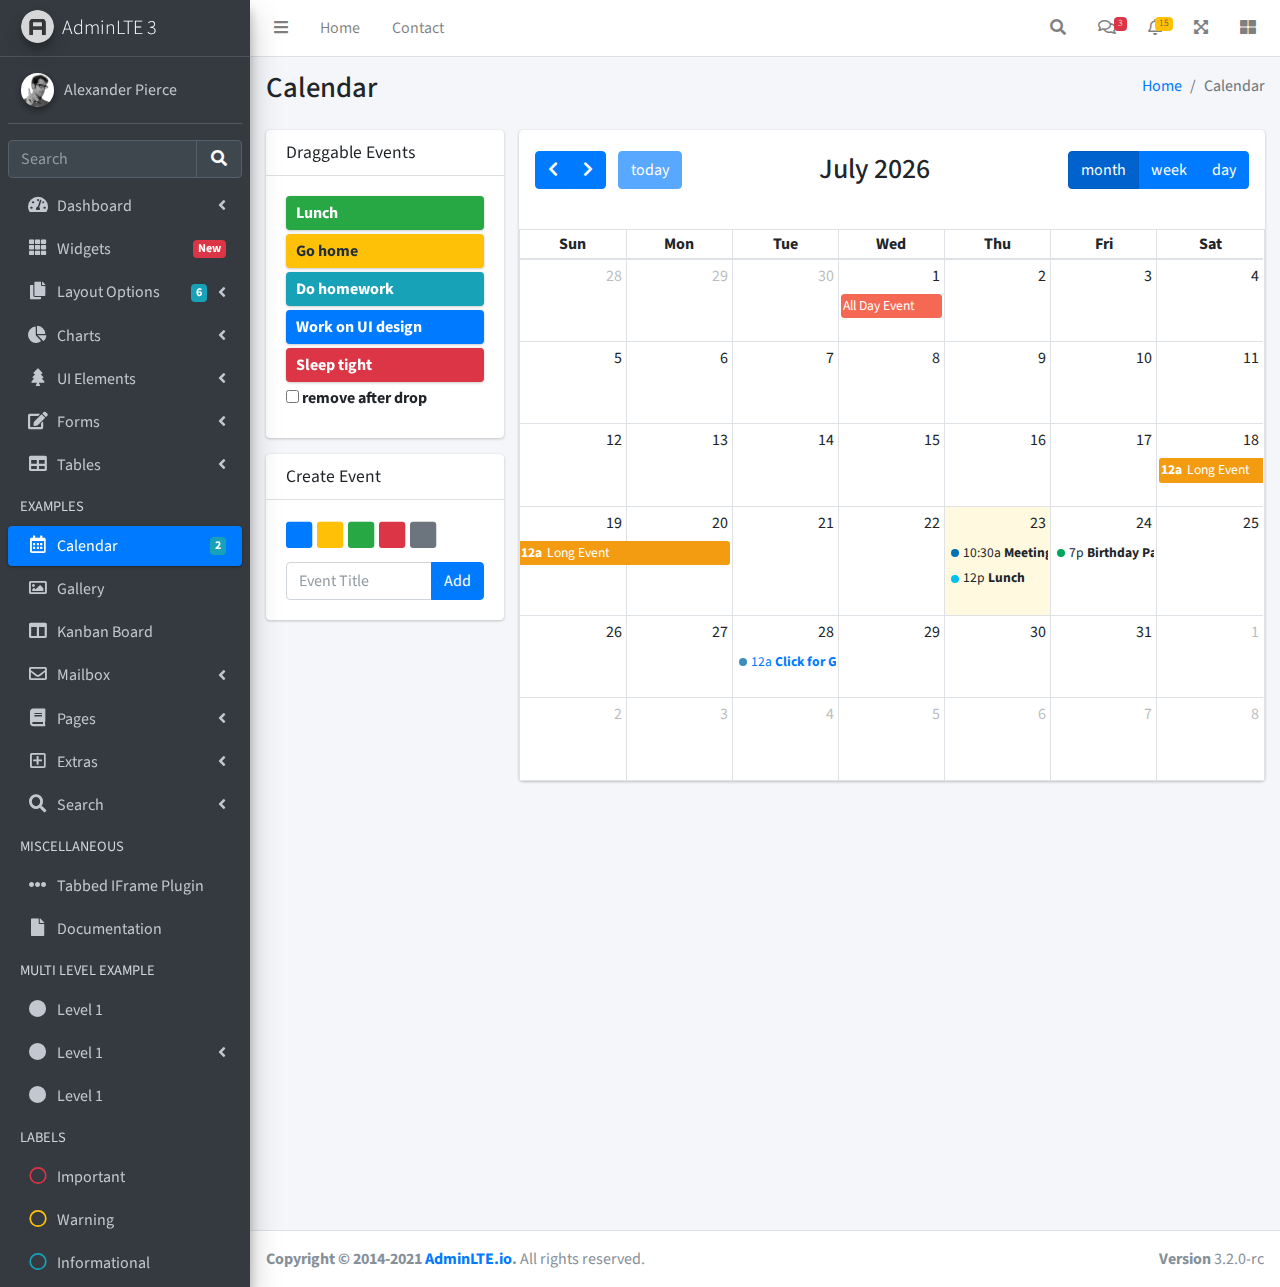
<file: common/pages/calendar.html>
<!DOCTYPE html>
<html lang="en">
<head>
  <meta charset="utf-8">
  <meta name="viewport" content="width=device-width, initial-scale=1">
  <title>AdminLTE 3 | Calendar</title>

  <!-- Google Font: Source Sans Pro -->
  <link rel="stylesheet" href="https://fonts.googleapis.com/css?family=Source+Sans+Pro:300,400,400i,700&display=fallback">
  <!-- Font Awesome -->
  <link rel="stylesheet" href="../plugins/fontawesome-free/css/all.min.css">
  <!-- fullCalendar -->
  <link rel="stylesheet" href="../plugins/fullcalendar/main.css">
  <!-- Theme style -->
  <link rel="stylesheet" href="../dist/css/adminlte.min.css">
</head>
<body class="hold-transition sidebar-mini">
<div class="wrapper">
  <!-- Navbar -->
  <nav class="main-header navbar navbar-expand navbar-white navbar-light">
    <!-- Left navbar links -->
    <ul class="navbar-nav">
      <li class="nav-item">
        <a class="nav-link" data-widget="pushmenu" href="#" role="button"><i class="fas fa-bars"></i></a>
      </li>
      <li class="nav-item d-none d-sm-inline-block">
        <a href="../index3.html" class="nav-link">Home</a>
      </li>
      <li class="nav-item d-none d-sm-inline-block">
        <a href="#" class="nav-link">Contact</a>
      </li>
    </ul>

    <!-- Right navbar links -->
    <ul class="navbar-nav ml-auto">
      <!-- Navbar Search -->
      <li class="nav-item">
        <a class="nav-link" data-widget="navbar-search" href="#" role="button">
          <i class="fas fa-search"></i>
        </a>
        <div class="navbar-search-block">
          <form class="form-inline">
            <div class="input-group input-group-sm">
              <input class="form-control form-control-navbar" type="search" placeholder="Search" aria-label="Search">
              <div class="input-group-append">
                <button class="btn btn-navbar" type="submit">
                  <i class="fas fa-search"></i>
                </button>
                <button class="btn btn-navbar" type="button" data-widget="navbar-search">
                  <i class="fas fa-times"></i>
                </button>
              </div>
            </div>
          </form>
        </div>
      </li>

      <!-- Messages Dropdown Menu -->
      <li class="nav-item dropdown">
        <a class="nav-link" data-toggle="dropdown" href="#">
          <i class="far fa-comments"></i>
          <span class="badge badge-danger navbar-badge">3</span>
        </a>
        <div class="dropdown-menu dropdown-menu-lg dropdown-menu-right">
          <a href="#" class="dropdown-item">
            <!-- Message Start -->
            <div class="media">
              <img src="../dist/img/user1-128x128.jpg" alt="User Avatar" class="img-size-50 mr-3 img-circle">
              <div class="media-body">
                <h3 class="dropdown-item-title">
                  Brad Diesel
                  <span class="float-right text-sm text-danger"><i class="fas fa-star"></i></span>
                </h3>
                <p class="text-sm">Call me whenever you can...</p>
                <p class="text-sm text-muted"><i class="far fa-clock mr-1"></i> 4 Hours Ago</p>
              </div>
            </div>
            <!-- Message End -->
          </a>
          <div class="dropdown-divider"></div>
          <a href="#" class="dropdown-item">
            <!-- Message Start -->
            <div class="media">
              <img src="../dist/img/user8-128x128.jpg" alt="User Avatar" class="img-size-50 img-circle mr-3">
              <div class="media-body">
                <h3 class="dropdown-item-title">
                  John Pierce
                  <span class="float-right text-sm text-muted"><i class="fas fa-star"></i></span>
                </h3>
                <p class="text-sm">I got your message bro</p>
                <p class="text-sm text-muted"><i class="far fa-clock mr-1"></i> 4 Hours Ago</p>
              </div>
            </div>
            <!-- Message End -->
          </a>
          <div class="dropdown-divider"></div>
          <a href="#" class="dropdown-item">
            <!-- Message Start -->
            <div class="media">
              <img src="../dist/img/user3-128x128.jpg" alt="User Avatar" class="img-size-50 img-circle mr-3">
              <div class="media-body">
                <h3 class="dropdown-item-title">
                  Nora Silvester
                  <span class="float-right text-sm text-warning"><i class="fas fa-star"></i></span>
                </h3>
                <p class="text-sm">The subject goes here</p>
                <p class="text-sm text-muted"><i class="far fa-clock mr-1"></i> 4 Hours Ago</p>
              </div>
            </div>
            <!-- Message End -->
          </a>
          <div class="dropdown-divider"></div>
          <a href="#" class="dropdown-item dropdown-footer">See All Messages</a>
        </div>
      </li>
      <!-- Notifications Dropdown Menu -->
      <li class="nav-item dropdown">
        <a class="nav-link" data-toggle="dropdown" href="#">
          <i class="far fa-bell"></i>
          <span class="badge badge-warning navbar-badge">15</span>
        </a>
        <div class="dropdown-menu dropdown-menu-lg dropdown-menu-right">
          <span class="dropdown-item dropdown-header">15 Notifications</span>
          <div class="dropdown-divider"></div>
          <a href="#" class="dropdown-item">
            <i class="fas fa-envelope mr-2"></i> 4 new messages
            <span class="float-right text-muted text-sm">3 mins</span>
          </a>
          <div class="dropdown-divider"></div>
          <a href="#" class="dropdown-item">
            <i class="fas fa-users mr-2"></i> 8 friend requests
            <span class="float-right text-muted text-sm">12 hours</span>
          </a>
          <div class="dropdown-divider"></div>
          <a href="#" class="dropdown-item">
            <i class="fas fa-file mr-2"></i> 3 new reports
            <span class="float-right text-muted text-sm">2 days</span>
          </a>
          <div class="dropdown-divider"></div>
          <a href="#" class="dropdown-item dropdown-footer">See All Notifications</a>
        </div>
      </li>
      <li class="nav-item">
        <a class="nav-link" data-widget="fullscreen" href="#" role="button">
          <i class="fas fa-expand-arrows-alt"></i>
        </a>
      </li>
      <li class="nav-item">
        <a class="nav-link" data-widget="control-sidebar" data-slide="true" href="#" role="button">
          <i class="fas fa-th-large"></i>
        </a>
      </li>
    </ul>
  </nav>
  <!-- /.navbar -->

  <!-- Main Sidebar Container -->
  <aside class="main-sidebar sidebar-dark-primary elevation-4">
    <!-- Brand Logo -->
    <a href="../index3.html" class="brand-link">
      <img src="../dist/img/AdminLTELogo.png" alt="AdminLTE Logo" class="brand-image img-circle elevation-3" style="opacity: .8">
      <span class="brand-text font-weight-light">AdminLTE 3</span>
    </a>

    <!-- Sidebar -->
    <div class="sidebar">
      <!-- Sidebar user panel (optional) -->
      <div class="user-panel mt-3 pb-3 mb-3 d-flex">
        <div class="image">
          <img src="../dist/img/user2-160x160.jpg" class="img-circle elevation-2" alt="User Image">
        </div>
        <div class="info">
          <a href="#" class="d-block">Alexander Pierce</a>
        </div>
      </div>

      <!-- SidebarSearch Form -->
      <div class="form-inline">
        <div class="input-group" data-widget="sidebar-search">
          <input class="form-control form-control-sidebar" type="search" placeholder="Search" aria-label="Search">
          <div class="input-group-append">
            <button class="btn btn-sidebar">
              <i class="fas fa-search fa-fw"></i>
            </button>
          </div>
        </div>
      </div>

      <!-- Sidebar Menu -->
      <nav class="mt-2">
        <ul class="nav nav-pills nav-sidebar flex-column" data-widget="treeview" role="menu" data-accordion="false">
          <!-- Add icons to the links using the .nav-icon class
               with font-awesome or any other icon font library -->
          <li class="nav-item">
            <a href="#" class="nav-link">
              <i class="nav-icon fas fa-tachometer-alt"></i>
              <p>
                Dashboard
                <i class="right fas fa-angle-left"></i>
              </p>
            </a>
            <ul class="nav nav-treeview">
              <li class="nav-item">
                <a href="../index.html" class="nav-link">
                  <i class="far fa-circle nav-icon"></i>
                  <p>Dashboard v1</p>
                </a>
              </li>
              <li class="nav-item">
                <a href="../index2.html" class="nav-link">
                  <i class="far fa-circle nav-icon"></i>
                  <p>Dashboard v2</p>
                </a>
              </li>
              <li class="nav-item">
                <a href="../index3.html" class="nav-link">
                  <i class="far fa-circle nav-icon"></i>
                  <p>Dashboard v3</p>
                </a>
              </li>
            </ul>
          </li>
          <li class="nav-item">
            <a href="widgets.html" class="nav-link">
              <i class="nav-icon fas fa-th"></i>
              <p>
                Widgets
                <span class="right badge badge-danger">New</span>
              </p>
            </a>
          </li>
          <li class="nav-item">
            <a href="#" class="nav-link">
              <i class="nav-icon fas fa-copy"></i>
              <p>
                Layout Options
                <i class="fas fa-angle-left right"></i>
                <span class="badge badge-info right">6</span>
              </p>
            </a>
            <ul class="nav nav-treeview">
              <li class="nav-item">
                <a href="layout/top-nav.html" class="nav-link">
                  <i class="far fa-circle nav-icon"></i>
                  <p>Top Navigation</p>
                </a>
              </li>
              <li class="nav-item">
                <a href="layout/top-nav-sidebar.html" class="nav-link">
                  <i class="far fa-circle nav-icon"></i>
                  <p>Top Navigation + Sidebar</p>
                </a>
              </li>
              <li class="nav-item">
                <a href="layout/boxed.html" class="nav-link">
                  <i class="far fa-circle nav-icon"></i>
                  <p>Boxed</p>
                </a>
              </li>
              <li class="nav-item">
                <a href="layout/fixed-sidebar.html" class="nav-link">
                  <i class="far fa-circle nav-icon"></i>
                  <p>Fixed Sidebar</p>
                </a>
              </li>
              <li class="nav-item">
                <a href="layout/fixed-sidebar-custom.html" class="nav-link">
                  <i class="far fa-circle nav-icon"></i>
                  <p>Fixed Sidebar <small>+ Custom Area</small></p>
                </a>
              </li>
              <li class="nav-item">
                <a href="layout/fixed-topnav.html" class="nav-link">
                  <i class="far fa-circle nav-icon"></i>
                  <p>Fixed Navbar</p>
                </a>
              </li>
              <li class="nav-item">
                <a href="layout/fixed-footer.html" class="nav-link">
                  <i class="far fa-circle nav-icon"></i>
                  <p>Fixed Footer</p>
                </a>
              </li>
              <li class="nav-item">
                <a href="layout/collapsed-sidebar.html" class="nav-link">
                  <i class="far fa-circle nav-icon"></i>
                  <p>Collapsed Sidebar</p>
                </a>
              </li>
            </ul>
          </li>
          <li class="nav-item">
            <a href="#" class="nav-link">
              <i class="nav-icon fas fa-chart-pie"></i>
              <p>
                Charts
                <i class="right fas fa-angle-left"></i>
              </p>
            </a>
            <ul class="nav nav-treeview">
              <li class="nav-item">
                <a href="charts/chartjs.html" class="nav-link">
                  <i class="far fa-circle nav-icon"></i>
                  <p>ChartJS</p>
                </a>
              </li>
              <li class="nav-item">
                <a href="charts/flot.html" class="nav-link">
                  <i class="far fa-circle nav-icon"></i>
                  <p>Flot</p>
                </a>
              </li>
              <li class="nav-item">
                <a href="charts/inline.html" class="nav-link">
                  <i class="far fa-circle nav-icon"></i>
                  <p>Inline</p>
                </a>
              </li>
              <li class="nav-item">
                <a href="charts/uplot.html" class="nav-link">
                  <i class="far fa-circle nav-icon"></i>
                  <p>uPlot</p>
                </a>
              </li>
            </ul>
          </li>
          <li class="nav-item">
            <a href="#" class="nav-link">
              <i class="nav-icon fas fa-tree"></i>
              <p>
                UI Elements
                <i class="fas fa-angle-left right"></i>
              </p>
            </a>
            <ul class="nav nav-treeview">
              <li class="nav-item">
                <a href="UI/general.html" class="nav-link">
                  <i class="far fa-circle nav-icon"></i>
                  <p>General</p>
                </a>
              </li>
              <li class="nav-item">
                <a href="UI/icons.html" class="nav-link">
                  <i class="far fa-circle nav-icon"></i>
                  <p>Icons</p>
                </a>
              </li>
              <li class="nav-item">
                <a href="UI/buttons.html" class="nav-link">
                  <i class="far fa-circle nav-icon"></i>
                  <p>Buttons</p>
                </a>
              </li>
              <li class="nav-item">
                <a href="UI/sliders.html" class="nav-link">
                  <i class="far fa-circle nav-icon"></i>
                  <p>Sliders</p>
                </a>
              </li>
              <li class="nav-item">
                <a href="UI/modals.html" class="nav-link">
                  <i class="far fa-circle nav-icon"></i>
                  <p>Modals & Alerts</p>
                </a>
              </li>
              <li class="nav-item">
                <a href="UI/navbar.html" class="nav-link">
                  <i class="far fa-circle nav-icon"></i>
                  <p>Navbar & Tabs</p>
                </a>
              </li>
              <li class="nav-item">
                <a href="UI/timeline.html" class="nav-link">
                  <i class="far fa-circle nav-icon"></i>
                  <p>Timeline</p>
                </a>
              </li>
              <li class="nav-item">
                <a href="UI/ribbons.html" class="nav-link">
                  <i class="far fa-circle nav-icon"></i>
                  <p>Ribbons</p>
                </a>
              </li>
            </ul>
          </li>
          <li class="nav-item">
            <a href="#" class="nav-link">
              <i class="nav-icon fas fa-edit"></i>
              <p>
                Forms
                <i class="fas fa-angle-left right"></i>
              </p>
            </a>
            <ul class="nav nav-treeview">
              <li class="nav-item">
                <a href="forms/general.html" class="nav-link">
                  <i class="far fa-circle nav-icon"></i>
                  <p>General Elements</p>
                </a>
              </li>
              <li class="nav-item">
                <a href="forms/advanced.html" class="nav-link">
                  <i class="far fa-circle nav-icon"></i>
                  <p>Advanced Elements</p>
                </a>
              </li>
              <li class="nav-item">
                <a href="forms/editors.html" class="nav-link">
                  <i class="far fa-circle nav-icon"></i>
                  <p>Editors</p>
                </a>
              </li>
              <li class="nav-item">
                <a href="forms/validation.html" class="nav-link">
                  <i class="far fa-circle nav-icon"></i>
                  <p>Validation</p>
                </a>
              </li>
            </ul>
          </li>
          <li class="nav-item">
            <a href="#" class="nav-link">
              <i class="nav-icon fas fa-table"></i>
              <p>
                Tables
                <i class="fas fa-angle-left right"></i>
              </p>
            </a>
            <ul class="nav nav-treeview">
              <li class="nav-item">
                <a href="tables/simple.html" class="nav-link">
                  <i class="far fa-circle nav-icon"></i>
                  <p>Simple Tables</p>
                </a>
              </li>
              <li class="nav-item">
                <a href="tables/data.html" class="nav-link">
                  <i class="far fa-circle nav-icon"></i>
                  <p>DataTables</p>
                </a>
              </li>
              <li class="nav-item">
                <a href="tables/jsgrid.html" class="nav-link">
                  <i class="far fa-circle nav-icon"></i>
                  <p>jsGrid</p>
                </a>
              </li>
            </ul>
          </li>
          <li class="nav-header">EXAMPLES</li>
          <li class="nav-item">
            <a href="calendar.html" class="nav-link active">
              <i class="nav-icon far fa-calendar-alt"></i>
              <p>
                Calendar
                <span class="badge badge-info right">2</span>
              </p>
            </a>
          </li>
          <li class="nav-item">
            <a href="gallery.html" class="nav-link">
              <i class="nav-icon far fa-image"></i>
              <p>
                Gallery
              </p>
            </a>
          </li>
          <li class="nav-item">
            <a href="kanban.html" class="nav-link">
              <i class="nav-icon fas fa-columns"></i>
              <p>
                Kanban Board
              </p>
            </a>
          </li>
          <li class="nav-item">
            <a href="#" class="nav-link">
              <i class="nav-icon far fa-envelope"></i>
              <p>
                Mailbox
                <i class="fas fa-angle-left right"></i>
              </p>
            </a>
            <ul class="nav nav-treeview">
              <li class="nav-item">
                <a href="mailbox/mailbox.html" class="nav-link">
                  <i class="far fa-circle nav-icon"></i>
                  <p>Inbox</p>
                </a>
              </li>
              <li class="nav-item">
                <a href="mailbox/compose.html" class="nav-link">
                  <i class="far fa-circle nav-icon"></i>
                  <p>Compose</p>
                </a>
              </li>
              <li class="nav-item">
                <a href="mailbox/read-mail.html" class="nav-link">
                  <i class="far fa-circle nav-icon"></i>
                  <p>Read</p>
                </a>
              </li>
            </ul>
          </li>
          <li class="nav-item">
            <a href="#" class="nav-link">
              <i class="nav-icon fas fa-book"></i>
              <p>
                Pages
                <i class="fas fa-angle-left right"></i>
              </p>
            </a>
            <ul class="nav nav-treeview">
              <li class="nav-item">
                <a href="examples/invoice.html" class="nav-link">
                  <i class="far fa-circle nav-icon"></i>
                  <p>Invoice</p>
                </a>
              </li>
              <li class="nav-item">
                <a href="examples/profile.html" class="nav-link">
                  <i class="far fa-circle nav-icon"></i>
                  <p>Profile</p>
                </a>
              </li>
              <li class="nav-item">
                <a href="examples/e-commerce.html" class="nav-link">
                  <i class="far fa-circle nav-icon"></i>
                  <p>E-commerce</p>
                </a>
              </li>
              <li class="nav-item">
                <a href="examples/projects.html" class="nav-link">
                  <i class="far fa-circle nav-icon"></i>
                  <p>Projects</p>
                </a>
              </li>
              <li class="nav-item">
                <a href="examples/project-add.html" class="nav-link">
                  <i class="far fa-circle nav-icon"></i>
                  <p>Project Add</p>
                </a>
              </li>
              <li class="nav-item">
                <a href="examples/project-edit.html" class="nav-link">
                  <i class="far fa-circle nav-icon"></i>
                  <p>Project Edit</p>
                </a>
              </li>
              <li class="nav-item">
                <a href="examples/project-detail.html" class="nav-link">
                  <i class="far fa-circle nav-icon"></i>
                  <p>Project Detail</p>
                </a>
              </li>
              <li class="nav-item">
                <a href="examples/contacts.html" class="nav-link">
                  <i class="far fa-circle nav-icon"></i>
                  <p>Contacts</p>
                </a>
              </li>
              <li class="nav-item">
                <a href="examples/faq.html" class="nav-link">
                  <i class="far fa-circle nav-icon"></i>
                  <p>FAQ</p>
                </a>
              </li>
              <li class="nav-item">
                <a href="examples/contact-us.html" class="nav-link">
                  <i class="far fa-circle nav-icon"></i>
                  <p>Contact us</p>
                </a>
              </li>
            </ul>
          </li>
          <li class="nav-item">
            <a href="#" class="nav-link">
              <i class="nav-icon far fa-plus-square"></i>
              <p>
                Extras
                <i class="fas fa-angle-left right"></i>
              </p>
            </a>
            <ul class="nav nav-treeview">
              <li class="nav-item">
                <a href="#" class="nav-link">
                  <i class="far fa-circle nav-icon"></i>
                  <p>
                    Login & Register v1
                    <i class="fas fa-angle-left right"></i>
                  </p>
                </a>
                <ul class="nav nav-treeview">
                  <li class="nav-item">
                    <a href="examples/login.html" class="nav-link">
                      <i class="far fa-circle nav-icon"></i>
                      <p>Login v1</p>
                    </a>
                  </li>
                  <li class="nav-item">
                    <a href="examples/register.html" class="nav-link">
                      <i class="far fa-circle nav-icon"></i>
                      <p>Register v1</p>
                    </a>
                  </li>
                  <li class="nav-item">
                    <a href="examples/forgot-password.html" class="nav-link">
                      <i class="far fa-circle nav-icon"></i>
                      <p>Forgot Password v1</p>
                    </a>
                  </li>
                  <li class="nav-item">
                    <a href="examples/recover-password.html" class="nav-link">
                      <i class="far fa-circle nav-icon"></i>
                      <p>Recover Password v1</p>
                    </a>
                  </li>
                </ul>
              </li>
              <li class="nav-item">
                <a href="#" class="nav-link">
                  <i class="far fa-circle nav-icon"></i>
                  <p>
                    Login & Register v2
                    <i class="fas fa-angle-left right"></i>
                  </p>
                </a>
                <ul class="nav nav-treeview">
                  <li class="nav-item">
                    <a href="examples/login-v2.html" class="nav-link">
                      <i class="far fa-circle nav-icon"></i>
                      <p>Login v2</p>
                    </a>
                  </li>
                  <li class="nav-item">
                    <a href="examples/register-v2.html" class="nav-link">
                      <i class="far fa-circle nav-icon"></i>
                      <p>Register v2</p>
                    </a>
                  </li>
                  <li class="nav-item">
                    <a href="examples/forgot-password-v2.html" class="nav-link">
                      <i class="far fa-circle nav-icon"></i>
                      <p>Forgot Password v2</p>
                    </a>
                  </li>
                  <li class="nav-item">
                    <a href="examples/recover-password-v2.html" class="nav-link">
                      <i class="far fa-circle nav-icon"></i>
                      <p>Recover Password v2</p>
                    </a>
                  </li>
                </ul>
              </li>
              <li class="nav-item">
                <a href="examples/lockscreen.html" class="nav-link">
                  <i class="far fa-circle nav-icon"></i>
                  <p>Lockscreen</p>
                </a>
              </li>
              <li class="nav-item">
                <a href="examples/legacy-user-menu.html" class="nav-link">
                  <i class="far fa-circle nav-icon"></i>
                  <p>Legacy User Menu</p>
                </a>
              </li>
              <li class="nav-item">
                <a href="examples/language-menu.html" class="nav-link">
                  <i class="far fa-circle nav-icon"></i>
                  <p>Language Menu</p>
                </a>
              </li>
              <li class="nav-item">
                <a href="examples/404.html" class="nav-link">
                  <i class="far fa-circle nav-icon"></i>
                  <p>Error 404</p>
                </a>
              </li>
              <li class="nav-item">
                <a href="examples/500.html" class="nav-link">
                  <i class="far fa-circle nav-icon"></i>
                  <p>Error 500</p>
                </a>
              </li>
              <li class="nav-item">
                <a href="examples/pace.html" class="nav-link">
                  <i class="far fa-circle nav-icon"></i>
                  <p>Pace</p>
                </a>
              </li>
              <li class="nav-item">
                <a href="examples/blank.html" class="nav-link">
                  <i class="far fa-circle nav-icon"></i>
                  <p>Blank Page</p>
                </a>
              </li>
              <li class="nav-item">
                <a href="../starter.html" class="nav-link">
                  <i class="far fa-circle nav-icon"></i>
                  <p>Starter Page</p>
                </a>
              </li>
            </ul>
          </li>
          <li class="nav-item">
            <a href="#" class="nav-link">
              <i class="nav-icon fas fa-search"></i>
              <p>
                Search
                <i class="fas fa-angle-left right"></i>
              </p>
            </a>
            <ul class="nav nav-treeview">
              <li class="nav-item">
                <a href="search/simple.html" class="nav-link">
                  <i class="far fa-circle nav-icon"></i>
                  <p>Simple Search</p>
                </a>
              </li>
              <li class="nav-item">
                <a href="search/enhanced.html" class="nav-link">
                  <i class="far fa-circle nav-icon"></i>
                  <p>Enhanced</p>
                </a>
              </li>
            </ul>
          </li>
          <li class="nav-header">MISCELLANEOUS</li>
          <li class="nav-item">
            <a href="../iframe.html" class="nav-link">
              <i class="nav-icon fas fa-ellipsis-h"></i>
              <p>Tabbed IFrame Plugin</p>
            </a>
          </li>
          <li class="nav-item">
            <a href="https://adminlte.io/docs/3.1/" class="nav-link">
              <i class="nav-icon fas fa-file"></i>
              <p>Documentation</p>
            </a>
          </li>
          <li class="nav-header">MULTI LEVEL EXAMPLE</li>
          <li class="nav-item">
            <a href="#" class="nav-link">
              <i class="fas fa-circle nav-icon"></i>
              <p>Level 1</p>
            </a>
          </li>
          <li class="nav-item">
            <a href="#" class="nav-link">
              <i class="nav-icon fas fa-circle"></i>
              <p>
                Level 1
                <i class="right fas fa-angle-left"></i>
              </p>
            </a>
            <ul class="nav nav-treeview">
              <li class="nav-item">
                <a href="#" class="nav-link">
                  <i class="far fa-circle nav-icon"></i>
                  <p>Level 2</p>
                </a>
              </li>
              <li class="nav-item">
                <a href="#" class="nav-link">
                  <i class="far fa-circle nav-icon"></i>
                  <p>
                    Level 2
                    <i class="right fas fa-angle-left"></i>
                  </p>
                </a>
                <ul class="nav nav-treeview">
                  <li class="nav-item">
                    <a href="#" class="nav-link">
                      <i class="far fa-dot-circle nav-icon"></i>
                      <p>Level 3</p>
                    </a>
                  </li>
                  <li class="nav-item">
                    <a href="#" class="nav-link">
                      <i class="far fa-dot-circle nav-icon"></i>
                      <p>Level 3</p>
                    </a>
                  </li>
                  <li class="nav-item">
                    <a href="#" class="nav-link">
                      <i class="far fa-dot-circle nav-icon"></i>
                      <p>Level 3</p>
                    </a>
                  </li>
                </ul>
              </li>
              <li class="nav-item">
                <a href="#" class="nav-link">
                  <i class="far fa-circle nav-icon"></i>
                  <p>Level 2</p>
                </a>
              </li>
            </ul>
          </li>
          <li class="nav-item">
            <a href="#" class="nav-link">
              <i class="fas fa-circle nav-icon"></i>
              <p>Level 1</p>
            </a>
          </li>
          <li class="nav-header">LABELS</li>
          <li class="nav-item">
            <a href="#" class="nav-link">
              <i class="nav-icon far fa-circle text-danger"></i>
              <p class="text">Important</p>
            </a>
          </li>
          <li class="nav-item">
            <a href="#" class="nav-link">
              <i class="nav-icon far fa-circle text-warning"></i>
              <p>Warning</p>
            </a>
          </li>
          <li class="nav-item">
            <a href="#" class="nav-link">
              <i class="nav-icon far fa-circle text-info"></i>
              <p>Informational</p>
            </a>
          </li>
        </ul>
      </nav>
      <!-- /.sidebar-menu -->
    </div>
    <!-- /.sidebar -->
  </aside>

  <!-- Content Wrapper. Contains page content -->
  <div class="content-wrapper">
    <!-- Content Header (Page header) -->
    <section class="content-header">
      <div class="container-fluid">
        <div class="row mb-2">
          <div class="col-sm-6">
            <h1>Calendar</h1>
          </div>
          <div class="col-sm-6">
            <ol class="breadcrumb float-sm-right">
              <li class="breadcrumb-item"><a href="#">Home</a></li>
              <li class="breadcrumb-item active">Calendar</li>
            </ol>
          </div>
        </div>
      </div><!-- /.container-fluid -->
    </section>

    <!-- Main content -->
    <section class="content">
      <div class="container-fluid">
        <div class="row">
          <div class="col-md-3">
            <div class="sticky-top mb-3">
              <div class="card">
                <div class="card-header">
                  <h4 class="card-title">Draggable Events</h4>
                </div>
                <div class="card-body">
                  <!-- the events -->
                  <div id="external-events">
                    <div class="external-event bg-success">Lunch</div>
                    <div class="external-event bg-warning">Go home</div>
                    <div class="external-event bg-info">Do homework</div>
                    <div class="external-event bg-primary">Work on UI design</div>
                    <div class="external-event bg-danger">Sleep tight</div>
                    <div class="checkbox">
                      <label for="drop-remove">
                        <input type="checkbox" id="drop-remove">
                        remove after drop
                      </label>
                    </div>
                  </div>
                </div>
                <!-- /.card-body -->
              </div>
              <!-- /.card -->
              <div class="card">
                <div class="card-header">
                  <h3 class="card-title">Create Event</h3>
                </div>
                <div class="card-body">
                  <div class="btn-group" style="width: 100%; margin-bottom: 10px;">
                    <ul class="fc-color-picker" id="color-chooser">
                      <li><a class="text-primary" href="#"><i class="fas fa-square"></i></a></li>
                      <li><a class="text-warning" href="#"><i class="fas fa-square"></i></a></li>
                      <li><a class="text-success" href="#"><i class="fas fa-square"></i></a></li>
                      <li><a class="text-danger" href="#"><i class="fas fa-square"></i></a></li>
                      <li><a class="text-muted" href="#"><i class="fas fa-square"></i></a></li>
                    </ul>
                  </div>
                  <!-- /btn-group -->
                  <div class="input-group">
                    <input id="new-event" type="text" class="form-control" placeholder="Event Title">

                    <div class="input-group-append">
                      <button id="add-new-event" type="button" class="btn btn-primary">Add</button>
                    </div>
                    <!-- /btn-group -->
                  </div>
                  <!-- /input-group -->
                </div>
              </div>
            </div>
          </div>
          <!-- /.col -->
          <div class="col-md-9">
            <div class="card card-primary">
              <div class="card-body p-0">
                <!-- THE CALENDAR -->
                <div id="calendar"></div>
              </div>
              <!-- /.card-body -->
            </div>
            <!-- /.card -->
          </div>
          <!-- /.col -->
        </div>
        <!-- /.row -->
      </div><!-- /.container-fluid -->
    </section>
    <!-- /.content -->
  </div>
  <!-- /.content-wrapper -->

  <footer class="main-footer">
    <div class="float-right d-none d-sm-block">
      <b>Version</b> 3.2.0-rc
    </div>
    <strong>Copyright &copy; 2014-2021 <a href="https://adminlte.io">AdminLTE.io</a>.</strong> All rights reserved.
  </footer>

  <!-- Control Sidebar -->
  <aside class="control-sidebar control-sidebar-dark">
    <!-- Control sidebar content goes here -->
  </aside>
  <!-- /.control-sidebar -->
</div>
<!-- ./wrapper -->

<!-- jQuery -->
<script src="../plugins/jquery/jquery.min.js"></script>
<!-- Bootstrap -->
<script src="../plugins/bootstrap/js/bootstrap.bundle.min.js"></script>
<!-- jQuery UI -->
<script src="../plugins/jquery-ui/jquery-ui.min.js"></script>
<!-- AdminLTE App -->
<script src="../dist/js/adminlte.min.js"></script>
<!-- fullCalendar 2.2.5 -->
<script src="../plugins/moment/moment.min.js"></script>
<script src="../plugins/fullcalendar/main.js"></script>
<!-- AdminLTE for demo purposes -->
<script src="../dist/js/demo.js"></script>
<!-- Page specific script -->
<script>
  $(function () {

    /* initialize the external events
     -----------------------------------------------------------------*/
    function ini_events(ele) {
      ele.each(function () {

        // create an Event Object (https://fullcalendar.io/docs/event-object)
        // it doesn't need to have a start or end
        var eventObject = {
          title: $.trim($(this).text()) // use the element's text as the event title
        }

        // store the Event Object in the DOM element so we can get to it later
        $(this).data('eventObject', eventObject)

        // make the event draggable using jQuery UI
        $(this).draggable({
          zIndex        : 1070,
          revert        : true, // will cause the event to go back to its
          revertDuration: 0  //  original position after the drag
        })

      })
    }

    ini_events($('#external-events div.external-event'))

    /* initialize the calendar
     -----------------------------------------------------------------*/
    //Date for the calendar events (dummy data)
    var date = new Date()
    var d    = date.getDate(),
        m    = date.getMonth(),
        y    = date.getFullYear()

    var Calendar = FullCalendar.Calendar;
    var Draggable = FullCalendar.Draggable;

    var containerEl = document.getElementById('external-events');
    var checkbox = document.getElementById('drop-remove');
    var calendarEl = document.getElementById('calendar');

    // initialize the external events
    // -----------------------------------------------------------------

    new Draggable(containerEl, {
      itemSelector: '.external-event',
      eventData: function(eventEl) {
        return {
          title: eventEl.innerText,
          backgroundColor: window.getComputedStyle( eventEl ,null).getPropertyValue('background-color'),
          borderColor: window.getComputedStyle( eventEl ,null).getPropertyValue('background-color'),
          textColor: window.getComputedStyle( eventEl ,null).getPropertyValue('color'),
        };
      }
    });

    var calendar = new Calendar(calendarEl, {
      headerToolbar: {
        left  : 'prev,next today',
        center: 'title',
        right : 'dayGridMonth,timeGridWeek,timeGridDay'
      },
      themeSystem: 'bootstrap',
      //Random default events
      events: [
        {
          title          : 'All Day Event',
          start          : new Date(y, m, 1),
          backgroundColor: '#f56954', //red
          borderColor    : '#f56954', //red
          allDay         : true
        },
        {
          title          : 'Long Event',
          start          : new Date(y, m, d - 5),
          end            : new Date(y, m, d - 2),
          backgroundColor: '#f39c12', //yellow
          borderColor    : '#f39c12' //yellow
        },
        {
          title          : 'Meeting',
          start          : new Date(y, m, d, 10, 30),
          allDay         : false,
          backgroundColor: '#0073b7', //Blue
          borderColor    : '#0073b7' //Blue
        },
        {
          title          : 'Lunch',
          start          : new Date(y, m, d, 12, 0),
          end            : new Date(y, m, d, 14, 0),
          allDay         : false,
          backgroundColor: '#00c0ef', //Info (aqua)
          borderColor    : '#00c0ef' //Info (aqua)
        },
        {
          title          : 'Birthday Party',
          start          : new Date(y, m, d + 1, 19, 0),
          end            : new Date(y, m, d + 1, 22, 30),
          allDay         : false,
          backgroundColor: '#00a65a', //Success (green)
          borderColor    : '#00a65a' //Success (green)
        },
        {
          title          : 'Click for Google',
          start          : new Date(y, m, 28),
          end            : new Date(y, m, 29),
          url            : 'https://www.google.com/',
          backgroundColor: '#3c8dbc', //Primary (light-blue)
          borderColor    : '#3c8dbc' //Primary (light-blue)
        }
      ],
      editable  : true,
      droppable : true, // this allows things to be dropped onto the calendar !!!
      drop      : function(info) {
        // is the "remove after drop" checkbox checked?
        if (checkbox.checked) {
          // if so, remove the element from the "Draggable Events" list
          info.draggedEl.parentNode.removeChild(info.draggedEl);
        }
      }
    });

    calendar.render();
    // $('#calendar').fullCalendar()

    /* ADDING EVENTS */
    var currColor = '#3c8dbc' //Red by default
    // Color chooser button
    $('#color-chooser > li > a').click(function (e) {
      e.preventDefault()
      // Save color
      currColor = $(this).css('color')
      // Add color effect to button
      $('#add-new-event').css({
        'background-color': currColor,
        'border-color'    : currColor
      })
    })
    $('#add-new-event').click(function (e) {
      e.preventDefault()
      // Get value and make sure it is not null
      var val = $('#new-event').val()
      if (val.length == 0) {
        return
      }

      // Create events
      var event = $('<div />')
      event.css({
        'background-color': currColor,
        'border-color'    : currColor,
        'color'           : '#fff'
      }).addClass('external-event')
      event.text(val)
      $('#external-events').prepend(event)

      // Add draggable funtionality
      ini_events(event)

      // Remove event from text input
      $('#new-event').val('')
    })
  })
</script>
</body>
</html>
</file>
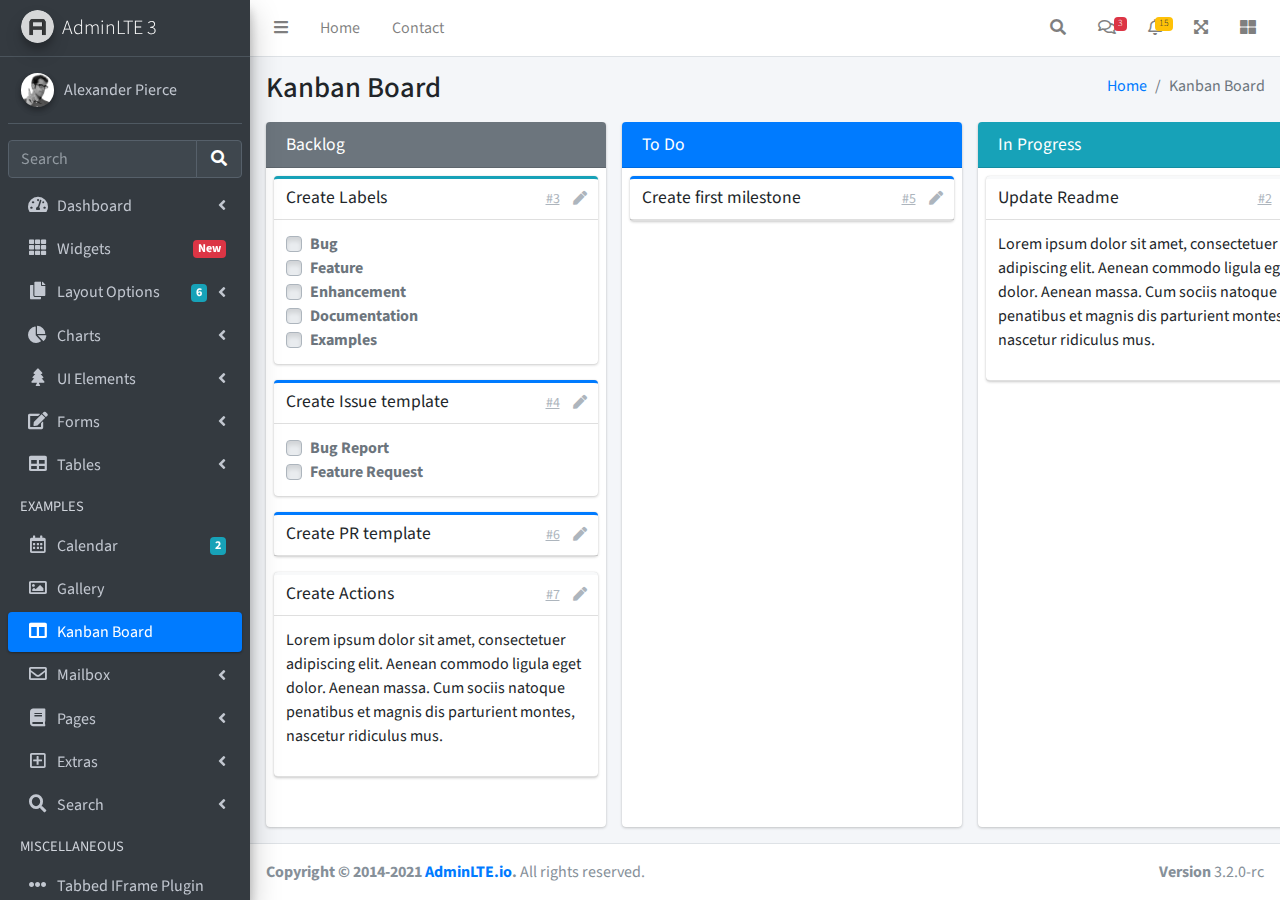
<file: common/pages/kanban.html>
<!DOCTYPE html>
<html lang="en">
<head>
  <meta charset="utf-8">
  <meta name="viewport" content="width=device-width, initial-scale=1">
  <title>AdminLTE 3 | Kanban Board</title>

  <!-- Google Font: Source Sans Pro -->
  <link rel="stylesheet" href="https://fonts.googleapis.com/css?family=Source+Sans+Pro:300,400,400i,700&display=fallback">
  <!-- Font Awesome -->
  <link rel="stylesheet" href="../plugins/fontawesome-free/css/all.min.css">
  <!-- Ekko Lightbox -->
  <link rel="stylesheet" href="../plugins/ekko-lightbox/ekko-lightbox.css">
  <!-- Theme style -->
  <link rel="stylesheet" href="../dist/css/adminlte.min.css">
  <!-- overlayScrollbars -->
  <link rel="stylesheet" href="../plugins/overlayScrollbars/css/OverlayScrollbars.min.css">
</head>
<body class="hold-transition sidebar-mini layout-fixed">
<div class="wrapper">
  <!-- Navbar -->
  <nav class="main-header navbar navbar-expand navbar-white navbar-light">
    <!-- Left navbar links -->
    <ul class="navbar-nav">
      <li class="nav-item">
        <a class="nav-link" data-widget="pushmenu" href="#" role="button"><i class="fas fa-bars"></i></a>
      </li>
      <li class="nav-item d-none d-sm-inline-block">
        <a href="../index3.html" class="nav-link">Home</a>
      </li>
      <li class="nav-item d-none d-sm-inline-block">
        <a href="#" class="nav-link">Contact</a>
      </li>
    </ul>

    <!-- Right navbar links -->
    <ul class="navbar-nav ml-auto">
      <!-- Navbar Search -->
      <li class="nav-item">
        <a class="nav-link" data-widget="navbar-search" href="#" role="button">
          <i class="fas fa-search"></i>
        </a>
        <div class="navbar-search-block">
          <form class="form-inline">
            <div class="input-group input-group-sm">
              <input class="form-control form-control-navbar" type="search" placeholder="Search" aria-label="Search">
              <div class="input-group-append">
                <button class="btn btn-navbar" type="submit">
                  <i class="fas fa-search"></i>
                </button>
                <button class="btn btn-navbar" type="button" data-widget="navbar-search">
                  <i class="fas fa-times"></i>
                </button>
              </div>
            </div>
          </form>
        </div>
      </li>

      <!-- Messages Dropdown Menu -->
      <li class="nav-item dropdown">
        <a class="nav-link" data-toggle="dropdown" href="#">
          <i class="far fa-comments"></i>
          <span class="badge badge-danger navbar-badge">3</span>
        </a>
        <div class="dropdown-menu dropdown-menu-lg dropdown-menu-right">
          <a href="#" class="dropdown-item">
            <!-- Message Start -->
            <div class="media">
              <img src="../dist/img/user1-128x128.jpg" alt="User Avatar" class="img-size-50 mr-3 img-circle">
              <div class="media-body">
                <h3 class="dropdown-item-title">
                  Brad Diesel
                  <span class="float-right text-sm text-danger"><i class="fas fa-star"></i></span>
                </h3>
                <p class="text-sm">Call me whenever you can...</p>
                <p class="text-sm text-muted"><i class="far fa-clock mr-1"></i> 4 Hours Ago</p>
              </div>
            </div>
            <!-- Message End -->
          </a>
          <div class="dropdown-divider"></div>
          <a href="#" class="dropdown-item">
            <!-- Message Start -->
            <div class="media">
              <img src="../dist/img/user8-128x128.jpg" alt="User Avatar" class="img-size-50 img-circle mr-3">
              <div class="media-body">
                <h3 class="dropdown-item-title">
                  John Pierce
                  <span class="float-right text-sm text-muted"><i class="fas fa-star"></i></span>
                </h3>
                <p class="text-sm">I got your message bro</p>
                <p class="text-sm text-muted"><i class="far fa-clock mr-1"></i> 4 Hours Ago</p>
              </div>
            </div>
            <!-- Message End -->
          </a>
          <div class="dropdown-divider"></div>
          <a href="#" class="dropdown-item">
            <!-- Message Start -->
            <div class="media">
              <img src="../dist/img/user3-128x128.jpg" alt="User Avatar" class="img-size-50 img-circle mr-3">
              <div class="media-body">
                <h3 class="dropdown-item-title">
                  Nora Silvester
                  <span class="float-right text-sm text-warning"><i class="fas fa-star"></i></span>
                </h3>
                <p class="text-sm">The subject goes here</p>
                <p class="text-sm text-muted"><i class="far fa-clock mr-1"></i> 4 Hours Ago</p>
              </div>
            </div>
            <!-- Message End -->
          </a>
          <div class="dropdown-divider"></div>
          <a href="#" class="dropdown-item dropdown-footer">See All Messages</a>
        </div>
      </li>
      <!-- Notifications Dropdown Menu -->
      <li class="nav-item dropdown">
        <a class="nav-link" data-toggle="dropdown" href="#">
          <i class="far fa-bell"></i>
          <span class="badge badge-warning navbar-badge">15</span>
        </a>
        <div class="dropdown-menu dropdown-menu-lg dropdown-menu-right">
          <span class="dropdown-item dropdown-header">15 Notifications</span>
          <div class="dropdown-divider"></div>
          <a href="#" class="dropdown-item">
            <i class="fas fa-envelope mr-2"></i> 4 new messages
            <span class="float-right text-muted text-sm">3 mins</span>
          </a>
          <div class="dropdown-divider"></div>
          <a href="#" class="dropdown-item">
            <i class="fas fa-users mr-2"></i> 8 friend requests
            <span class="float-right text-muted text-sm">12 hours</span>
          </a>
          <div class="dropdown-divider"></div>
          <a href="#" class="dropdown-item">
            <i class="fas fa-file mr-2"></i> 3 new reports
            <span class="float-right text-muted text-sm">2 days</span>
          </a>
          <div class="dropdown-divider"></div>
          <a href="#" class="dropdown-item dropdown-footer">See All Notifications</a>
        </div>
      </li>
      <li class="nav-item">
        <a class="nav-link" data-widget="fullscreen" href="#" role="button">
          <i class="fas fa-expand-arrows-alt"></i>
        </a>
      </li>
      <li class="nav-item">
        <a class="nav-link" data-widget="control-sidebar" data-slide="true" href="#" role="button">
          <i class="fas fa-th-large"></i>
        </a>
      </li>
    </ul>
  </nav>
  <!-- /.navbar -->

  <!-- Main Sidebar Container -->
  <aside class="main-sidebar sidebar-dark-primary elevation-4">
    <!-- Brand Logo -->
    <a href="../index3.html" class="brand-link">
      <img src="../dist/img/AdminLTELogo.png" alt="AdminLTE Logo" class="brand-image img-circle elevation-3" style="opacity: .8">
      <span class="brand-text font-weight-light">AdminLTE 3</span>
    </a>

    <!-- Sidebar -->
    <div class="sidebar">
      <!-- Sidebar user panel (optional) -->
      <div class="user-panel mt-3 pb-3 mb-3 d-flex">
        <div class="image">
          <img src="../dist/img/user2-160x160.jpg" class="img-circle elevation-2" alt="User Image">
        </div>
        <div class="info">
          <a href="#" class="d-block">Alexander Pierce</a>
        </div>
      </div>

      <!-- SidebarSearch Form -->
      <div class="form-inline">
        <div class="input-group" data-widget="sidebar-search">
          <input class="form-control form-control-sidebar" type="search" placeholder="Search" aria-label="Search">
          <div class="input-group-append">
            <button class="btn btn-sidebar">
              <i class="fas fa-search fa-fw"></i>
            </button>
          </div>
        </div>
      </div>

      <!-- Sidebar Menu -->
      <nav class="mt-2">
        <ul class="nav nav-pills nav-sidebar flex-column" data-widget="treeview" role="menu" data-accordion="false">
          <!-- Add icons to the links using the .nav-icon class
               with font-awesome or any other icon font library -->
          <li class="nav-item">
            <a href="#" class="nav-link">
              <i class="nav-icon fas fa-tachometer-alt"></i>
              <p>
                Dashboard
                <i class="right fas fa-angle-left"></i>
              </p>
            </a>
            <ul class="nav nav-treeview">
              <li class="nav-item">
                <a href="../index.html" class="nav-link">
                  <i class="far fa-circle nav-icon"></i>
                  <p>Dashboard v1</p>
                </a>
              </li>
              <li class="nav-item">
                <a href="../index2.html" class="nav-link">
                  <i class="far fa-circle nav-icon"></i>
                  <p>Dashboard v2</p>
                </a>
              </li>
              <li class="nav-item">
                <a href="../index3.html" class="nav-link">
                  <i class="far fa-circle nav-icon"></i>
                  <p>Dashboard v3</p>
                </a>
              </li>
            </ul>
          </li>
          <li class="nav-item">
            <a href="widgets.html" class="nav-link">
              <i class="nav-icon fas fa-th"></i>
              <p>
                Widgets
                <span class="right badge badge-danger">New</span>
              </p>
            </a>
          </li>
          <li class="nav-item">
            <a href="#" class="nav-link">
              <i class="nav-icon fas fa-copy"></i>
              <p>
                Layout Options
                <i class="fas fa-angle-left right"></i>
                <span class="badge badge-info right">6</span>
              </p>
            </a>
            <ul class="nav nav-treeview">
              <li class="nav-item">
                <a href="layout/top-nav.html" class="nav-link">
                  <i class="far fa-circle nav-icon"></i>
                  <p>Top Navigation</p>
                </a>
              </li>
              <li class="nav-item">
                <a href="layout/top-nav-sidebar.html" class="nav-link">
                  <i class="far fa-circle nav-icon"></i>
                  <p>Top Navigation + Sidebar</p>
                </a>
              </li>
              <li class="nav-item">
                <a href="layout/boxed.html" class="nav-link">
                  <i class="far fa-circle nav-icon"></i>
                  <p>Boxed</p>
                </a>
              </li>
              <li class="nav-item">
                <a href="layout/fixed-sidebar.html" class="nav-link">
                  <i class="far fa-circle nav-icon"></i>
                  <p>Fixed Sidebar</p>
                </a>
              </li>
              <li class="nav-item">
                <a href="layout/fixed-sidebar-custom.html" class="nav-link">
                  <i class="far fa-circle nav-icon"></i>
                  <p>Fixed Sidebar <small>+ Custom Area</small></p>
                </a>
              </li>
              <li class="nav-item">
                <a href="layout/fixed-topnav.html" class="nav-link">
                  <i class="far fa-circle nav-icon"></i>
                  <p>Fixed Navbar</p>
                </a>
              </li>
              <li class="nav-item">
                <a href="layout/fixed-footer.html" class="nav-link">
                  <i class="far fa-circle nav-icon"></i>
                  <p>Fixed Footer</p>
                </a>
              </li>
              <li class="nav-item">
                <a href="layout/collapsed-sidebar.html" class="nav-link">
                  <i class="far fa-circle nav-icon"></i>
                  <p>Collapsed Sidebar</p>
                </a>
              </li>
            </ul>
          </li>
          <li class="nav-item">
            <a href="#" class="nav-link">
              <i class="nav-icon fas fa-chart-pie"></i>
              <p>
                Charts
                <i class="right fas fa-angle-left"></i>
              </p>
            </a>
            <ul class="nav nav-treeview">
              <li class="nav-item">
                <a href="charts/chartjs.html" class="nav-link">
                  <i class="far fa-circle nav-icon"></i>
                  <p>ChartJS</p>
                </a>
              </li>
              <li class="nav-item">
                <a href="charts/flot.html" class="nav-link">
                  <i class="far fa-circle nav-icon"></i>
                  <p>Flot</p>
                </a>
              </li>
              <li class="nav-item">
                <a href="charts/inline.html" class="nav-link">
                  <i class="far fa-circle nav-icon"></i>
                  <p>Inline</p>
                </a>
              </li>
              <li class="nav-item">
                <a href="charts/uplot.html" class="nav-link">
                  <i class="far fa-circle nav-icon"></i>
                  <p>uPlot</p>
                </a>
              </li>
            </ul>
          </li>
          <li class="nav-item">
            <a href="#" class="nav-link">
              <i class="nav-icon fas fa-tree"></i>
              <p>
                UI Elements
                <i class="fas fa-angle-left right"></i>
              </p>
            </a>
            <ul class="nav nav-treeview">
              <li class="nav-item">
                <a href="UI/general.html" class="nav-link">
                  <i class="far fa-circle nav-icon"></i>
                  <p>General</p>
                </a>
              </li>
              <li class="nav-item">
                <a href="UI/icons.html" class="nav-link">
                  <i class="far fa-circle nav-icon"></i>
                  <p>Icons</p>
                </a>
              </li>
              <li class="nav-item">
                <a href="UI/buttons.html" class="nav-link">
                  <i class="far fa-circle nav-icon"></i>
                  <p>Buttons</p>
                </a>
              </li>
              <li class="nav-item">
                <a href="UI/sliders.html" class="nav-link">
                  <i class="far fa-circle nav-icon"></i>
                  <p>Sliders</p>
                </a>
              </li>
              <li class="nav-item">
                <a href="UI/modals.html" class="nav-link">
                  <i class="far fa-circle nav-icon"></i>
                  <p>Modals & Alerts</p>
                </a>
              </li>
              <li class="nav-item">
                <a href="UI/navbar.html" class="nav-link">
                  <i class="far fa-circle nav-icon"></i>
                  <p>Navbar & Tabs</p>
                </a>
              </li>
              <li class="nav-item">
                <a href="UI/timeline.html" class="nav-link">
                  <i class="far fa-circle nav-icon"></i>
                  <p>Timeline</p>
                </a>
              </li>
              <li class="nav-item">
                <a href="UI/ribbons.html" class="nav-link">
                  <i class="far fa-circle nav-icon"></i>
                  <p>Ribbons</p>
                </a>
              </li>
            </ul>
          </li>
          <li class="nav-item">
            <a href="#" class="nav-link">
              <i class="nav-icon fas fa-edit"></i>
              <p>
                Forms
                <i class="fas fa-angle-left right"></i>
              </p>
            </a>
            <ul class="nav nav-treeview">
              <li class="nav-item">
                <a href="forms/general.html" class="nav-link">
                  <i class="far fa-circle nav-icon"></i>
                  <p>General Elements</p>
                </a>
              </li>
              <li class="nav-item">
                <a href="forms/advanced.html" class="nav-link">
                  <i class="far fa-circle nav-icon"></i>
                  <p>Advanced Elements</p>
                </a>
              </li>
              <li class="nav-item">
                <a href="forms/editors.html" class="nav-link">
                  <i class="far fa-circle nav-icon"></i>
                  <p>Editors</p>
                </a>
              </li>
              <li class="nav-item">
                <a href="forms/validation.html" class="nav-link">
                  <i class="far fa-circle nav-icon"></i>
                  <p>Validation</p>
                </a>
              </li>
            </ul>
          </li>
          <li class="nav-item">
            <a href="#" class="nav-link">
              <i class="nav-icon fas fa-table"></i>
              <p>
                Tables
                <i class="fas fa-angle-left right"></i>
              </p>
            </a>
            <ul class="nav nav-treeview">
              <li class="nav-item">
                <a href="tables/simple.html" class="nav-link">
                  <i class="far fa-circle nav-icon"></i>
                  <p>Simple Tables</p>
                </a>
              </li>
              <li class="nav-item">
                <a href="tables/data.html" class="nav-link">
                  <i class="far fa-circle nav-icon"></i>
                  <p>DataTables</p>
                </a>
              </li>
              <li class="nav-item">
                <a href="tables/jsgrid.html" class="nav-link">
                  <i class="far fa-circle nav-icon"></i>
                  <p>jsGrid</p>
                </a>
              </li>
            </ul>
          </li>
          <li class="nav-header">EXAMPLES</li>
          <li class="nav-item">
            <a href="calendar.html" class="nav-link">
              <i class="nav-icon far fa-calendar-alt"></i>
              <p>
                Calendar
                <span class="badge badge-info right">2</span>
              </p>
            </a>
          </li>
          <li class="nav-item">
            <a href="gallery.html" class="nav-link">
              <i class="nav-icon far fa-image"></i>
              <p>
                Gallery
              </p>
            </a>
          </li>
          <li class="nav-item">
            <a href="kanban.html" class="nav-link active">
              <i class="nav-icon fas fa-columns"></i>
              <p>
                Kanban Board
              </p>
            </a>
          </li>
          <li class="nav-item">
            <a href="#" class="nav-link">
              <i class="nav-icon far fa-envelope"></i>
              <p>
                Mailbox
                <i class="fas fa-angle-left right"></i>
              </p>
            </a>
            <ul class="nav nav-treeview">
              <li class="nav-item">
                <a href="mailbox/mailbox.html" class="nav-link">
                  <i class="far fa-circle nav-icon"></i>
                  <p>Inbox</p>
                </a>
              </li>
              <li class="nav-item">
                <a href="mailbox/compose.html" class="nav-link">
                  <i class="far fa-circle nav-icon"></i>
                  <p>Compose</p>
                </a>
              </li>
              <li class="nav-item">
                <a href="mailbox/read-mail.html" class="nav-link">
                  <i class="far fa-circle nav-icon"></i>
                  <p>Read</p>
                </a>
              </li>
            </ul>
          </li>
          <li class="nav-item">
            <a href="#" class="nav-link">
              <i class="nav-icon fas fa-book"></i>
              <p>
                Pages
                <i class="fas fa-angle-left right"></i>
              </p>
            </a>
            <ul class="nav nav-treeview">
              <li class="nav-item">
                <a href="examples/invoice.html" class="nav-link">
                  <i class="far fa-circle nav-icon"></i>
                  <p>Invoice</p>
                </a>
              </li>
              <li class="nav-item">
                <a href="examples/profile.html" class="nav-link">
                  <i class="far fa-circle nav-icon"></i>
                  <p>Profile</p>
                </a>
              </li>
              <li class="nav-item">
                <a href="examples/e-commerce.html" class="nav-link">
                  <i class="far fa-circle nav-icon"></i>
                  <p>E-commerce</p>
                </a>
              </li>
              <li class="nav-item">
                <a href="examples/projects.html" class="nav-link">
                  <i class="far fa-circle nav-icon"></i>
                  <p>Projects</p>
                </a>
              </li>
              <li class="nav-item">
                <a href="examples/project-add.html" class="nav-link">
                  <i class="far fa-circle nav-icon"></i>
                  <p>Project Add</p>
                </a>
              </li>
              <li class="nav-item">
                <a href="examples/project-edit.html" class="nav-link">
                  <i class="far fa-circle nav-icon"></i>
                  <p>Project Edit</p>
                </a>
              </li>
              <li class="nav-item">
                <a href="examples/project-detail.html" class="nav-link">
                  <i class="far fa-circle nav-icon"></i>
                  <p>Project Detail</p>
                </a>
              </li>
              <li class="nav-item">
                <a href="examples/contacts.html" class="nav-link">
                  <i class="far fa-circle nav-icon"></i>
                  <p>Contacts</p>
                </a>
              </li>
              <li class="nav-item">
                <a href="examples/faq.html" class="nav-link">
                  <i class="far fa-circle nav-icon"></i>
                  <p>FAQ</p>
                </a>
              </li>
              <li class="nav-item">
                <a href="examples/contact-us.html" class="nav-link">
                  <i class="far fa-circle nav-icon"></i>
                  <p>Contact us</p>
                </a>
              </li>
            </ul>
          </li>
          <li class="nav-item">
            <a href="#" class="nav-link">
              <i class="nav-icon far fa-plus-square"></i>
              <p>
                Extras
                <i class="fas fa-angle-left right"></i>
              </p>
            </a>
            <ul class="nav nav-treeview">
              <li class="nav-item">
                <a href="#" class="nav-link">
                  <i class="far fa-circle nav-icon"></i>
                  <p>
                    Login & Register v1
                    <i class="fas fa-angle-left right"></i>
                  </p>
                </a>
                <ul class="nav nav-treeview">
                  <li class="nav-item">
                    <a href="examples/login.html" class="nav-link">
                      <i class="far fa-circle nav-icon"></i>
                      <p>Login v1</p>
                    </a>
                  </li>
                  <li class="nav-item">
                    <a href="examples/register.html" class="nav-link">
                      <i class="far fa-circle nav-icon"></i>
                      <p>Register v1</p>
                    </a>
                  </li>
                  <li class="nav-item">
                    <a href="examples/forgot-password.html" class="nav-link">
                      <i class="far fa-circle nav-icon"></i>
                      <p>Forgot Password v1</p>
                    </a>
                  </li>
                  <li class="nav-item">
                    <a href="examples/recover-password.html" class="nav-link">
                      <i class="far fa-circle nav-icon"></i>
                      <p>Recover Password v1</p>
                    </a>
                  </li>
                </ul>
              </li>
              <li class="nav-item">
                <a href="#" class="nav-link">
                  <i class="far fa-circle nav-icon"></i>
                  <p>
                    Login & Register v2
                    <i class="fas fa-angle-left right"></i>
                  </p>
                </a>
                <ul class="nav nav-treeview">
                  <li class="nav-item">
                    <a href="examples/login-v2.html" class="nav-link">
                      <i class="far fa-circle nav-icon"></i>
                      <p>Login v2</p>
                    </a>
                  </li>
                  <li class="nav-item">
                    <a href="examples/register-v2.html" class="nav-link">
                      <i class="far fa-circle nav-icon"></i>
                      <p>Register v2</p>
                    </a>
                  </li>
                  <li class="nav-item">
                    <a href="examples/forgot-password-v2.html" class="nav-link">
                      <i class="far fa-circle nav-icon"></i>
                      <p>Forgot Password v2</p>
                    </a>
                  </li>
                  <li class="nav-item">
                    <a href="examples/recover-password-v2.html" class="nav-link">
                      <i class="far fa-circle nav-icon"></i>
                      <p>Recover Password v2</p>
                    </a>
                  </li>
                </ul>
              </li>
              <li class="nav-item">
                <a href="examples/lockscreen.html" class="nav-link">
                  <i class="far fa-circle nav-icon"></i>
                  <p>Lockscreen</p>
                </a>
              </li>
              <li class="nav-item">
                <a href="examples/legacy-user-menu.html" class="nav-link">
                  <i class="far fa-circle nav-icon"></i>
                  <p>Legacy User Menu</p>
                </a>
              </li>
              <li class="nav-item">
                <a href="examples/language-menu.html" class="nav-link">
                  <i class="far fa-circle nav-icon"></i>
                  <p>Language Menu</p>
                </a>
              </li>
              <li class="nav-item">
                <a href="examples/404.html" class="nav-link">
                  <i class="far fa-circle nav-icon"></i>
                  <p>Error 404</p>
                </a>
              </li>
              <li class="nav-item">
                <a href="examples/500.html" class="nav-link">
                  <i class="far fa-circle nav-icon"></i>
                  <p>Error 500</p>
                </a>
              </li>
              <li class="nav-item">
                <a href="examples/pace.html" class="nav-link">
                  <i class="far fa-circle nav-icon"></i>
                  <p>Pace</p>
                </a>
              </li>
              <li class="nav-item">
                <a href="examples/blank.html" class="nav-link">
                  <i class="far fa-circle nav-icon"></i>
                  <p>Blank Page</p>
                </a>
              </li>
              <li class="nav-item">
                <a href="../starter.html" class="nav-link">
                  <i class="far fa-circle nav-icon"></i>
                  <p>Starter Page</p>
                </a>
              </li>
            </ul>
          </li>
          <li class="nav-item">
            <a href="#" class="nav-link">
              <i class="nav-icon fas fa-search"></i>
              <p>
                Search
                <i class="fas fa-angle-left right"></i>
              </p>
            </a>
            <ul class="nav nav-treeview">
              <li class="nav-item">
                <a href="search/simple.html" class="nav-link">
                  <i class="far fa-circle nav-icon"></i>
                  <p>Simple Search</p>
                </a>
              </li>
              <li class="nav-item">
                <a href="search/enhanced.html" class="nav-link">
                  <i class="far fa-circle nav-icon"></i>
                  <p>Enhanced</p>
                </a>
              </li>
            </ul>
          </li>
          <li class="nav-header">MISCELLANEOUS</li>
          <li class="nav-item">
            <a href="../iframe.html" class="nav-link">
              <i class="nav-icon fas fa-ellipsis-h"></i>
              <p>Tabbed IFrame Plugin</p>
            </a>
          </li>
          <li class="nav-item">
            <a href="https://adminlte.io/docs/3.1/" class="nav-link">
              <i class="nav-icon fas fa-file"></i>
              <p>Documentation</p>
            </a>
          </li>
          <li class="nav-header">MULTI LEVEL EXAMPLE</li>
          <li class="nav-item">
            <a href="#" class="nav-link">
              <i class="fas fa-circle nav-icon"></i>
              <p>Level 1</p>
            </a>
          </li>
          <li class="nav-item">
            <a href="#" class="nav-link">
              <i class="nav-icon fas fa-circle"></i>
              <p>
                Level 1
                <i class="right fas fa-angle-left"></i>
              </p>
            </a>
            <ul class="nav nav-treeview">
              <li class="nav-item">
                <a href="#" class="nav-link">
                  <i class="far fa-circle nav-icon"></i>
                  <p>Level 2</p>
                </a>
              </li>
              <li class="nav-item">
                <a href="#" class="nav-link">
                  <i class="far fa-circle nav-icon"></i>
                  <p>
                    Level 2
                    <i class="right fas fa-angle-left"></i>
                  </p>
                </a>
                <ul class="nav nav-treeview">
                  <li class="nav-item">
                    <a href="#" class="nav-link">
                      <i class="far fa-dot-circle nav-icon"></i>
                      <p>Level 3</p>
                    </a>
                  </li>
                  <li class="nav-item">
                    <a href="#" class="nav-link">
                      <i class="far fa-dot-circle nav-icon"></i>
                      <p>Level 3</p>
                    </a>
                  </li>
                  <li class="nav-item">
                    <a href="#" class="nav-link">
                      <i class="far fa-dot-circle nav-icon"></i>
                      <p>Level 3</p>
                    </a>
                  </li>
                </ul>
              </li>
              <li class="nav-item">
                <a href="#" class="nav-link">
                  <i class="far fa-circle nav-icon"></i>
                  <p>Level 2</p>
                </a>
              </li>
            </ul>
          </li>
          <li class="nav-item">
            <a href="#" class="nav-link">
              <i class="fas fa-circle nav-icon"></i>
              <p>Level 1</p>
            </a>
          </li>
          <li class="nav-header">LABELS</li>
          <li class="nav-item">
            <a href="#" class="nav-link">
              <i class="nav-icon far fa-circle text-danger"></i>
              <p class="text">Important</p>
            </a>
          </li>
          <li class="nav-item">
            <a href="#" class="nav-link">
              <i class="nav-icon far fa-circle text-warning"></i>
              <p>Warning</p>
            </a>
          </li>
          <li class="nav-item">
            <a href="#" class="nav-link">
              <i class="nav-icon far fa-circle text-info"></i>
              <p>Informational</p>
            </a>
          </li>
        </ul>
      </nav>
      <!-- /.sidebar-menu -->
    </div>
    <!-- /.sidebar -->
  </aside>

  <!-- Content Wrapper. Contains page content -->
  <div class="content-wrapper kanban">
    <section class="content-header">
      <div class="container-fluid">
        <div class="row">
          <div class="col-sm-6">
            <h1>Kanban Board</h1>
          </div>
          <div class="col-sm-6 d-none d-sm-block">
            <ol class="breadcrumb float-sm-right">
              <li class="breadcrumb-item"><a href="#">Home</a></li>
              <li class="breadcrumb-item active">Kanban Board</li>
            </ol>
          </div>
        </div>
      </div>
    </section>

    <section class="content pb-3">
      <div class="container-fluid h-100">
        <div class="card card-row card-secondary">
          <div class="card-header">
            <h3 class="card-title">
              Backlog
            </h3>
          </div>
          <div class="card-body">
            <div class="card card-info card-outline">
              <div class="card-header">
                <h5 class="card-title">Create Labels</h5>
                <div class="card-tools">
                  <a href="#" class="btn btn-tool btn-link">#3</a>
                  <a href="#" class="btn btn-tool">
                    <i class="fas fa-pen"></i>
                  </a>
                </div>
              </div>
              <div class="card-body">
                <div class="custom-control custom-checkbox">
                  <input class="custom-control-input" type="checkbox" id="customCheckbox1" disabled>
                  <label for="customCheckbox1" class="custom-control-label">Bug</label>
                </div>
                <div class="custom-control custom-checkbox">
                  <input class="custom-control-input" type="checkbox" id="customCheckbox2" disabled>
                  <label for="customCheckbox2" class="custom-control-label">Feature</label>
                </div>
                <div class="custom-control custom-checkbox">
                  <input class="custom-control-input" type="checkbox" id="customCheckbox3" disabled>
                  <label for="customCheckbox3" class="custom-control-label">Enhancement</label>
                </div>
                <div class="custom-control custom-checkbox">
                  <input class="custom-control-input" type="checkbox" id="customCheckbox4" disabled>
                  <label for="customCheckbox4" class="custom-control-label">Documentation</label>
                </div>
                <div class="custom-control custom-checkbox">
                  <input class="custom-control-input" type="checkbox" id="customCheckbox5" disabled>
                  <label for="customCheckbox5" class="custom-control-label">Examples</label>
                </div>
              </div>
            </div>
            <div class="card card-primary card-outline">
              <div class="card-header">
                <h5 class="card-title">Create Issue template</h5>
                <div class="card-tools">
                  <a href="#" class="btn btn-tool btn-link">#4</a>
                  <a href="#" class="btn btn-tool">
                    <i class="fas fa-pen"></i>
                  </a>
                </div>
              </div>
              <div class="card-body">
                <div class="custom-control custom-checkbox">
                  <input class="custom-control-input" type="checkbox" id="customCheckbox1_1" disabled>
                  <label for="customCheckbox1_1" class="custom-control-label">Bug Report</label>
                </div>
                <div class="custom-control custom-checkbox">
                  <input class="custom-control-input" type="checkbox" id="customCheckbox1_2" disabled>
                  <label for="customCheckbox1_2" class="custom-control-label">Feature Request</label>
                </div>
              </div>
            </div>
            <div class="card card-primary card-outline">
              <div class="card-header">
                <h5 class="card-title">Create PR template</h5>
                <div class="card-tools">
                  <a href="#" class="btn btn-tool btn-link">#6</a>
                  <a href="#" class="btn btn-tool">
                    <i class="fas fa-pen"></i>
                  </a>
                </div>
              </div>
            </div>
            <div class="card card-light card-outline">
              <div class="card-header">
                <h5 class="card-title">Create Actions</h5>
                <div class="card-tools">
                  <a href="#" class="btn btn-tool btn-link">#7</a>
                  <a href="#" class="btn btn-tool">
                    <i class="fas fa-pen"></i>
                  </a>
                </div>

              </div>
              <div class="card-body">
                <p>
                  Lorem ipsum dolor sit amet, consectetuer adipiscing elit.
                  Aenean commodo ligula eget dolor. Aenean massa.
                  Cum sociis natoque penatibus et magnis dis parturient montes,
                  nascetur ridiculus mus.
                </p>
              </div>
            </div>
          </div>
        </div>
        <div class="card card-row card-primary">
          <div class="card-header">
            <h3 class="card-title">
              To Do
            </h3>
          </div>
          <div class="card-body">
            <div class="card card-primary card-outline">
              <div class="card-header">
                <h5 class="card-title">Create first milestone</h5>
                <div class="card-tools">
                  <a href="#" class="btn btn-tool btn-link">#5</a>
                  <a href="#" class="btn btn-tool">
                    <i class="fas fa-pen"></i>
                  </a>
                </div>
              </div>
            </div>
          </div>
        </div>
        <div class="card card-row card-default">
          <div class="card-header bg-info">
            <h3 class="card-title">
              In Progress
            </h3>
          </div>
          <div class="card-body">
            <div class="card card-light card-outline">
              <div class="card-header">
                <h5 class="card-title">Update Readme</h5>
                <div class="card-tools">
                  <a href="#" class="btn btn-tool btn-link">#2</a>
                  <a href="#" class="btn btn-tool">
                    <i class="fas fa-pen"></i>
                  </a>
                </div>
              </div>
              <div class="card-body">
                <p>
                  Lorem ipsum dolor sit amet, consectetuer adipiscing elit.
                  Aenean commodo ligula eget dolor. Aenean massa.
                  Cum sociis natoque penatibus et magnis dis parturient montes,
                  nascetur ridiculus mus.
                </p>
              </div>
            </div>
          </div>
        </div>
        <div class="card card-row card-success">
          <div class="card-header">
            <h3 class="card-title">
              Done
            </h3>
          </div>
          <div class="card-body">
            <div class="card card-primary card-outline">
              <div class="card-header">
                <h5 class="card-title">Create repo</h5>
                <div class="card-tools">
                  <a href="#" class="btn btn-tool btn-link">#1</a>
                  <a href="#" class="btn btn-tool">
                    <i class="fas fa-pen"></i>
                  </a>
                </div>
              </div>
            </div>
          </div>
        </div>
      </div>
    </section>
  </div>

  <footer class="main-footer">
    <div class="float-right d-none d-sm-block">
      <b>Version</b> 3.2.0-rc
    </div>
    <strong>Copyright &copy; 2014-2021 <a href="https://adminlte.io">AdminLTE.io</a>.</strong> All rights reserved.
  </footer>

  <!-- Control Sidebar -->
  <aside class="control-sidebar control-sidebar-dark">
    <!-- Control sidebar content goes here -->
  </aside>
  <!-- /.control-sidebar -->
</div>
<!-- ./wrapper -->

<!-- jQuery -->
<script src="../plugins/jquery/jquery.min.js"></script>
<!-- Bootstrap -->
<script src="../plugins/bootstrap/js/bootstrap.bundle.min.js"></script>
<!-- Ekko Lightbox -->
<script src="../plugins/ekko-lightbox/ekko-lightbox.min.js"></script>
<!-- overlayScrollbars -->
<script src="../plugins/overlayScrollbars/js/jquery.overlayScrollbars.min.js"></script>
<!-- AdminLTE App -->
<script src="../dist/js/adminlte.min.js"></script>
<!-- Filterizr-->
<script src="../plugins/filterizr/jquery.filterizr.min.js"></script>
<!-- AdminLTE for demo purposes -->
<script src="../dist/js/demo.js"></script>
<!-- Page specific script -->
<script>
  $(function () {

  })
</script>
</body>
</html>
</file>
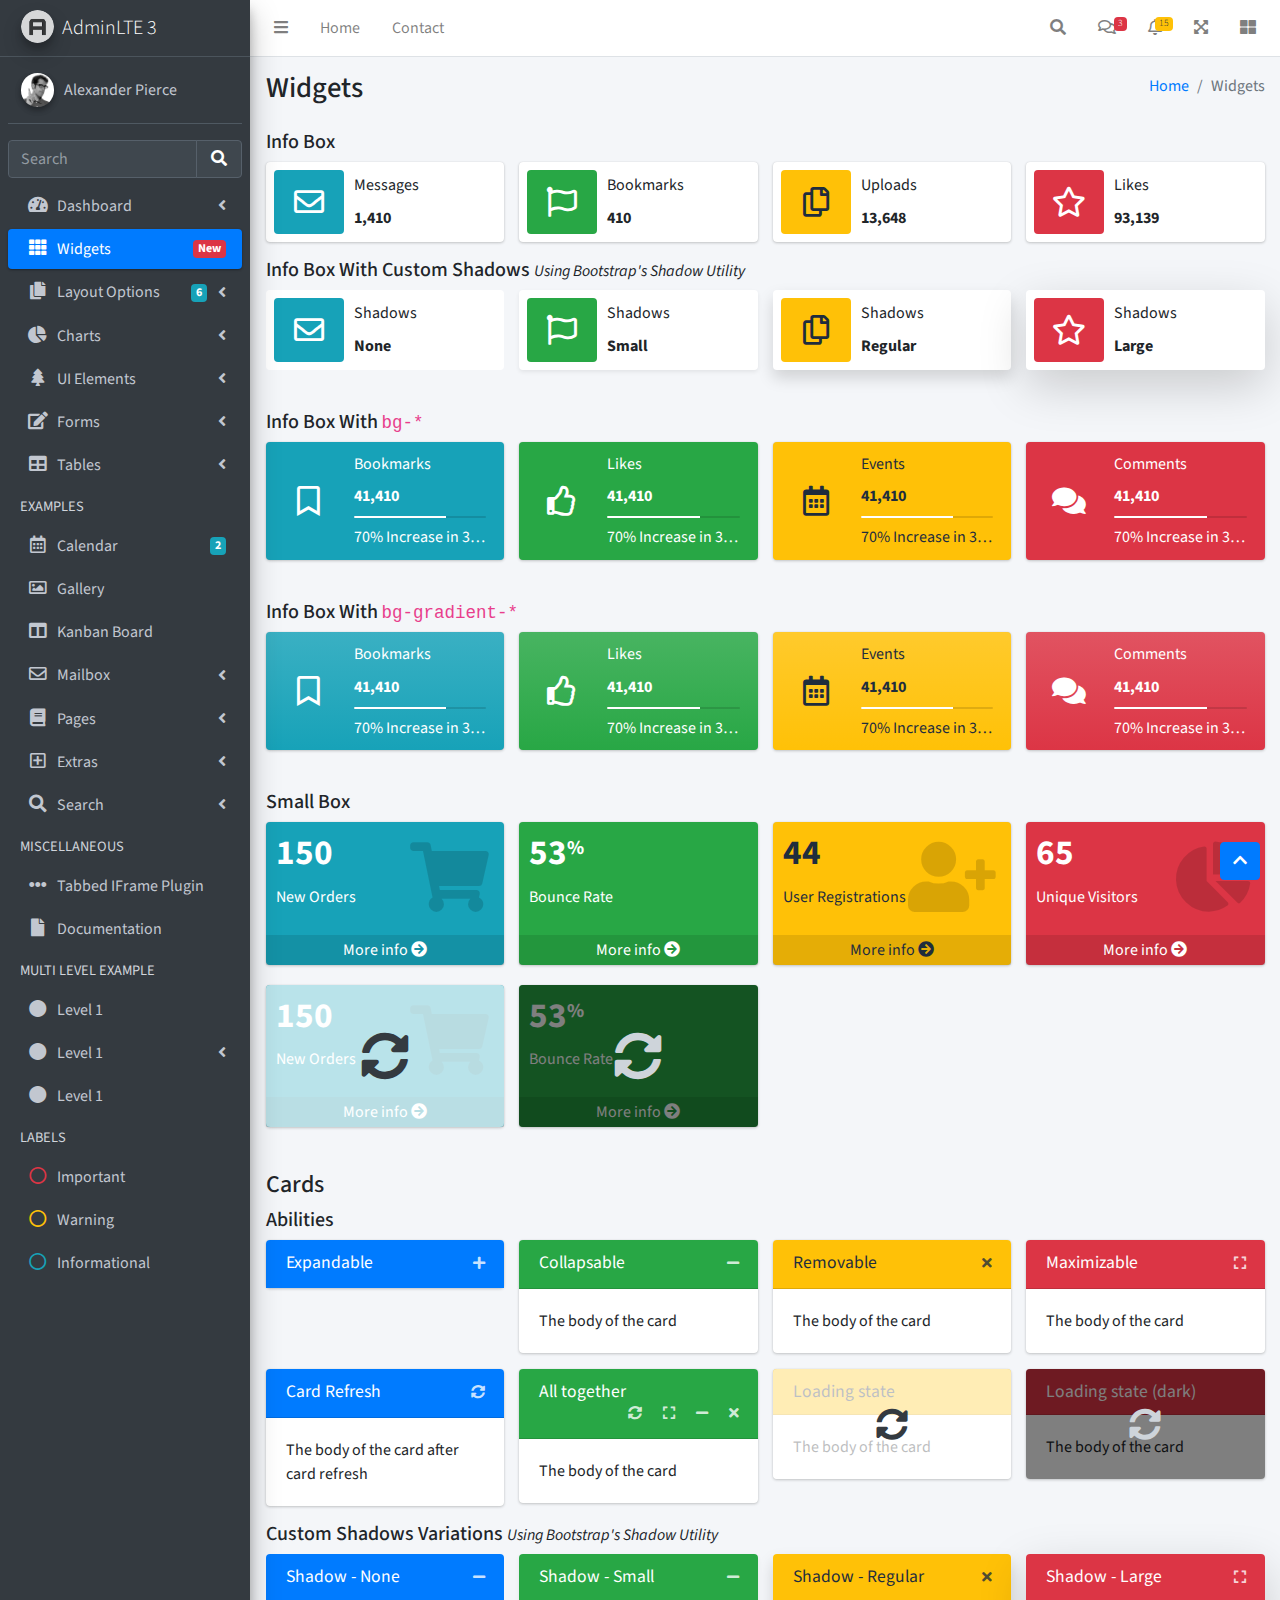
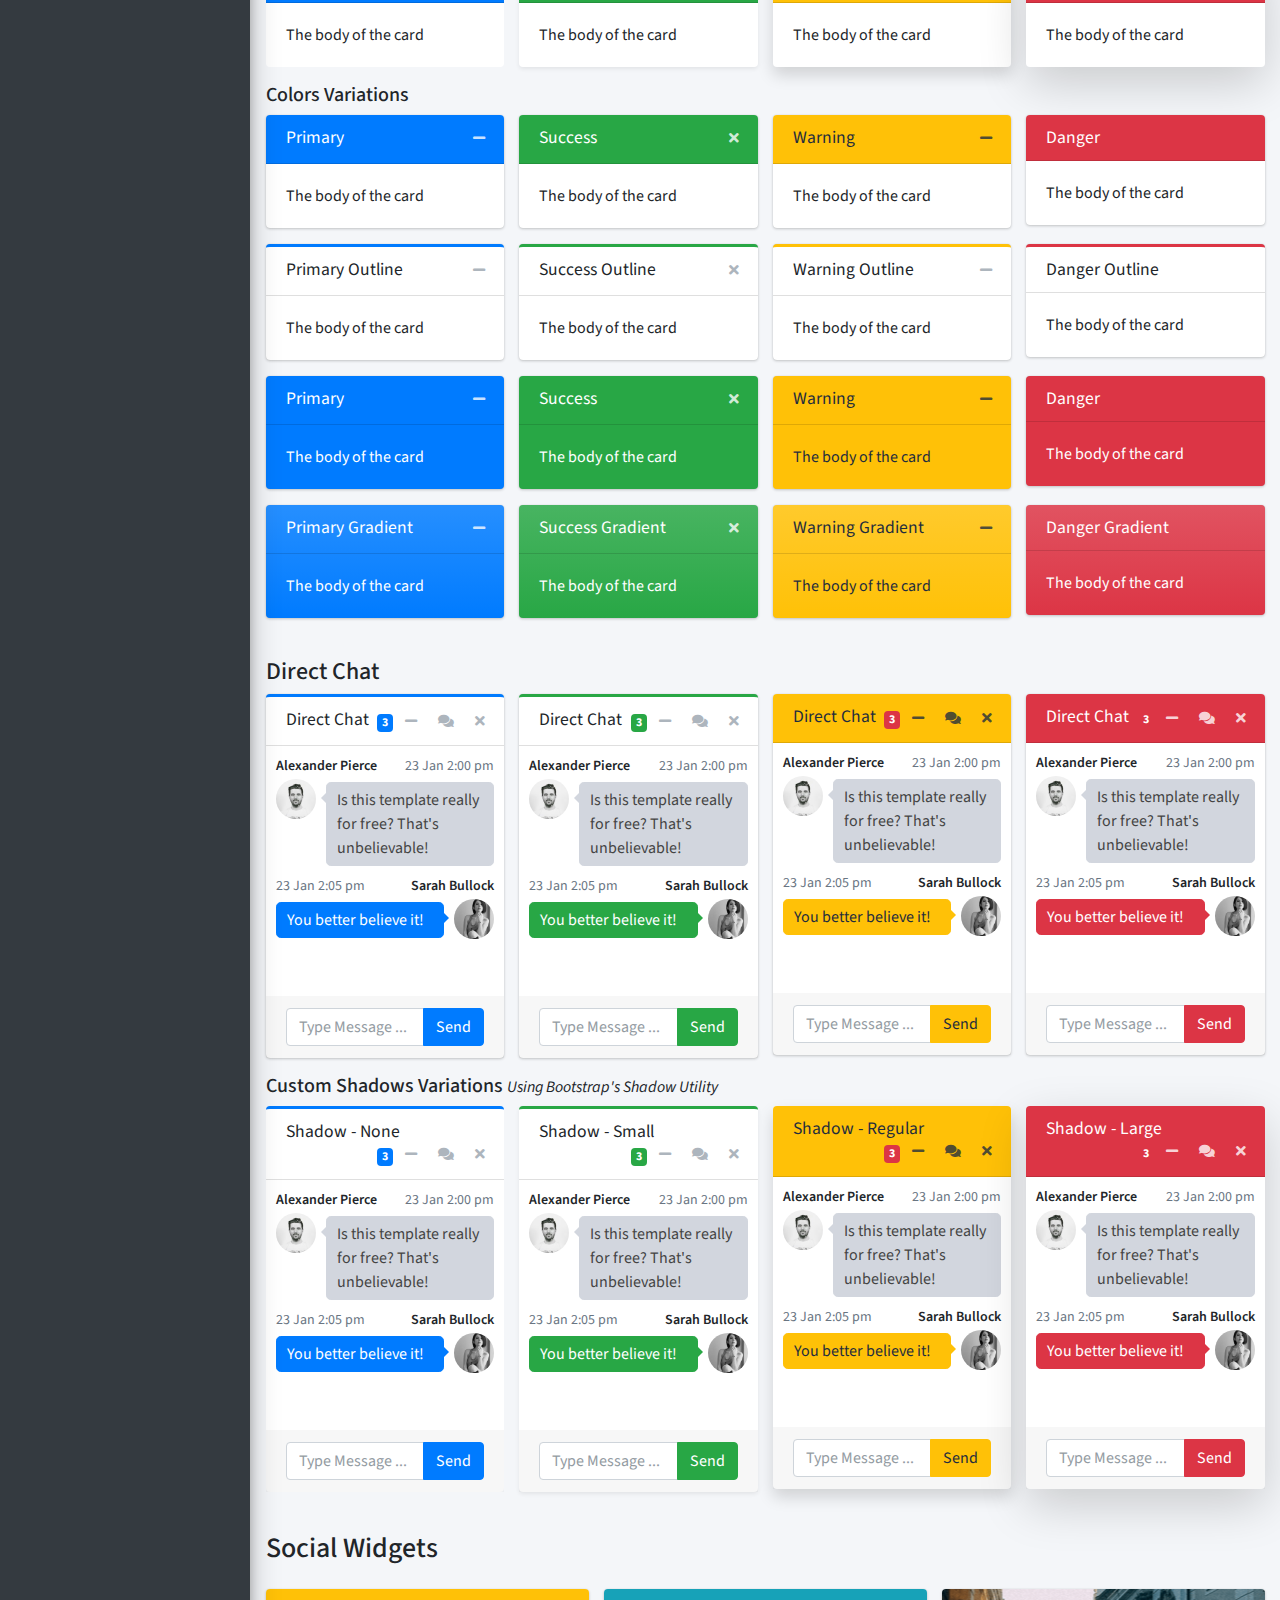
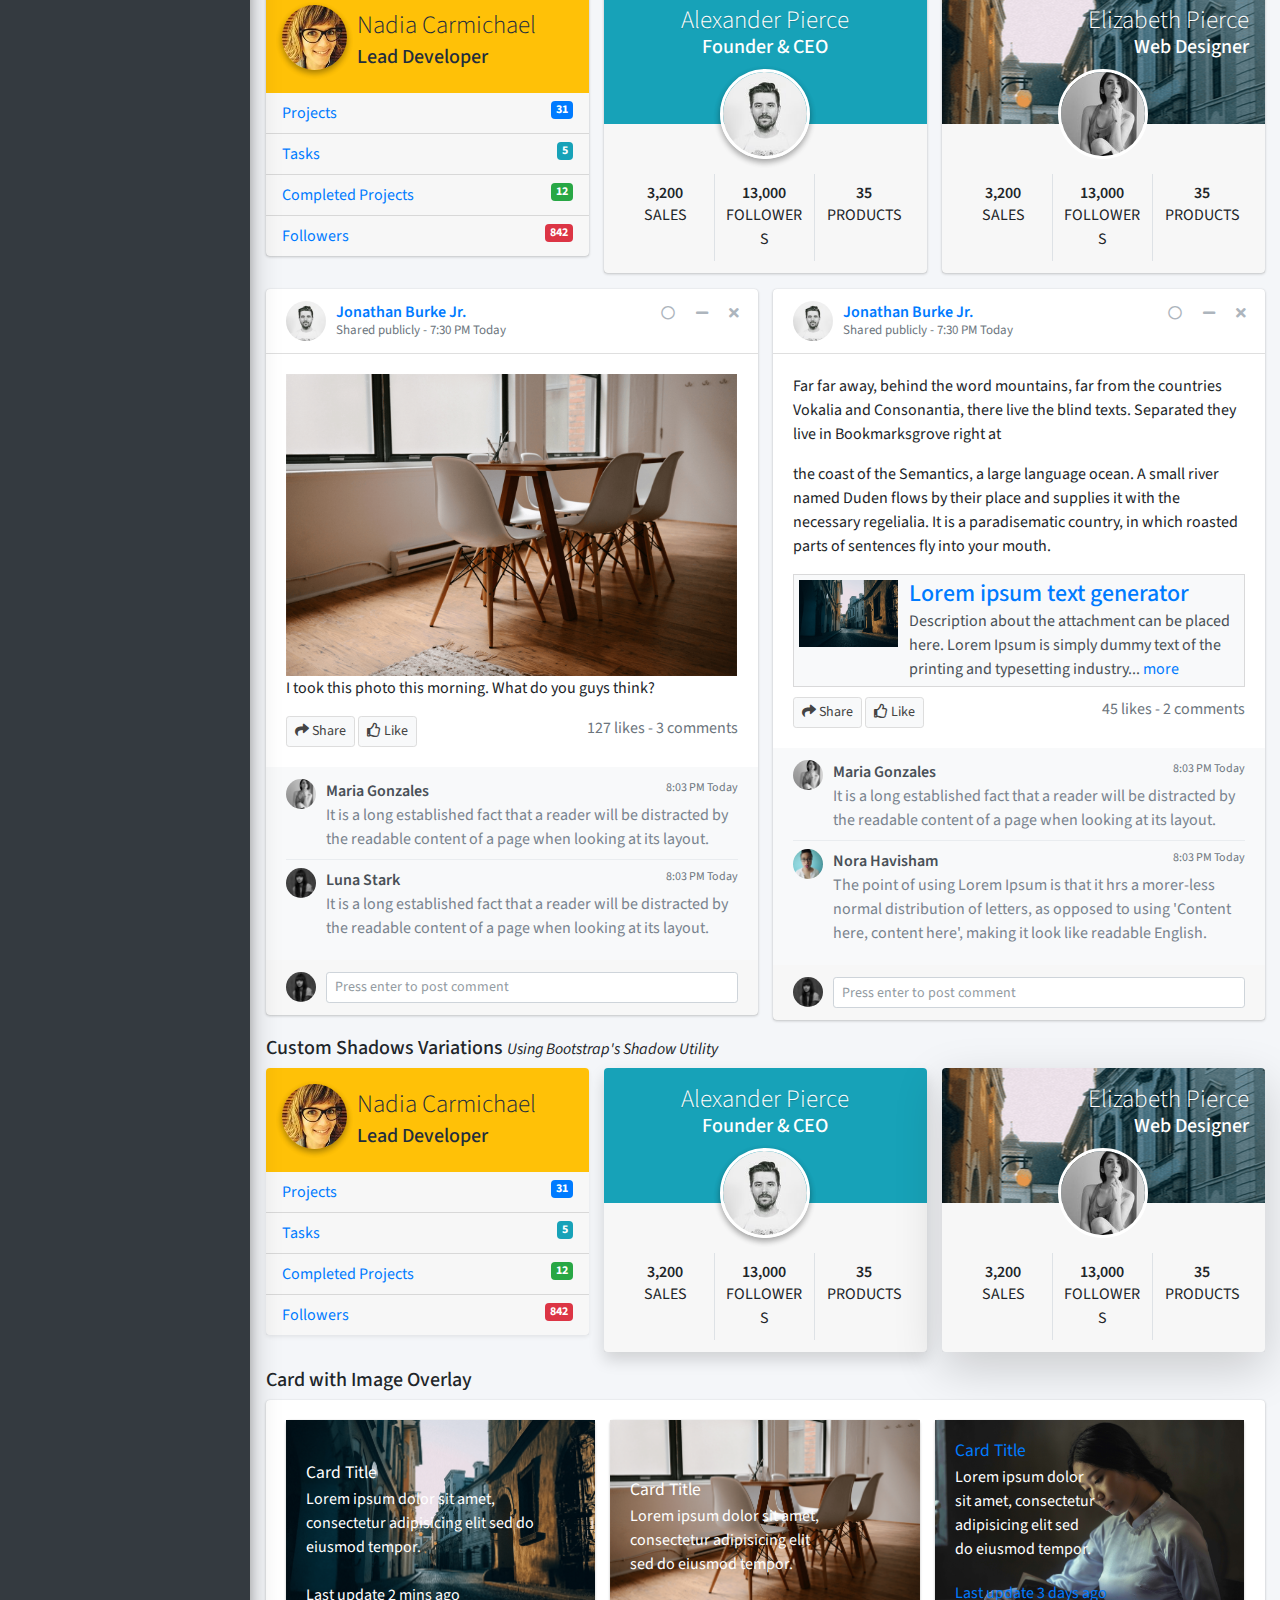
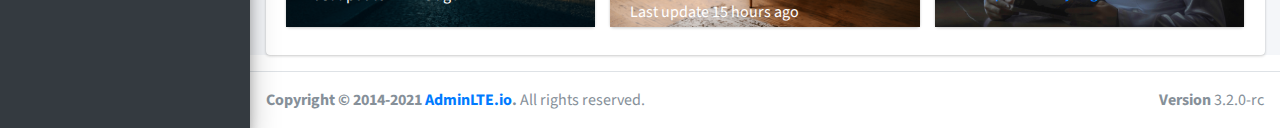
<file: common/pages/widgets.html>
<!DOCTYPE html>
<html lang="en">
<head>
  <meta charset="utf-8">
  <meta name="viewport" content="width=device-width, initial-scale=1">
  <title>AdminLTE 3 | Widgets</title>

  <!-- Google Font: Source Sans Pro -->
  <link rel="stylesheet" href="https://fonts.googleapis.com/css?family=Source+Sans+Pro:300,400,400i,700&display=fallback">
  <!-- Font Awesome -->
  <link rel="stylesheet" href="../plugins/fontawesome-free/css/all.min.css">
  <!-- Ionicons -->
  <link rel="stylesheet" href="https://code.ionicframework.com/ionicons/2.0.1/css/ionicons.min.css">
  <!-- Theme style -->
  <link rel="stylesheet" href="../dist/css/adminlte.min.css">
</head>
<body class="hold-transition sidebar-mini">
<div class="wrapper">
  <!-- Navbar -->
  <nav class="main-header navbar navbar-expand navbar-white navbar-light">
    <!-- Left navbar links -->
    <ul class="navbar-nav">
      <li class="nav-item">
        <a class="nav-link" data-widget="pushmenu" href="#" role="button"><i class="fas fa-bars"></i></a>
      </li>
      <li class="nav-item d-none d-sm-inline-block">
        <a href="../index3.html" class="nav-link">Home</a>
      </li>
      <li class="nav-item d-none d-sm-inline-block">
        <a href="#" class="nav-link">Contact</a>
      </li>
    </ul>

    <!-- Right navbar links -->
    <ul class="navbar-nav ml-auto">
      <!-- Navbar Search -->
      <li class="nav-item">
        <a class="nav-link" data-widget="navbar-search" href="#" role="button">
          <i class="fas fa-search"></i>
        </a>
        <div class="navbar-search-block">
          <form class="form-inline">
            <div class="input-group input-group-sm">
              <input class="form-control form-control-navbar" type="search" placeholder="Search" aria-label="Search">
              <div class="input-group-append">
                <button class="btn btn-navbar" type="submit">
                  <i class="fas fa-search"></i>
                </button>
                <button class="btn btn-navbar" type="button" data-widget="navbar-search">
                  <i class="fas fa-times"></i>
                </button>
              </div>
            </div>
          </form>
        </div>
      </li>

      <!-- Messages Dropdown Menu -->
      <li class="nav-item dropdown">
        <a class="nav-link" data-toggle="dropdown" href="#">
          <i class="far fa-comments"></i>
          <span class="badge badge-danger navbar-badge">3</span>
        </a>
        <div class="dropdown-menu dropdown-menu-lg dropdown-menu-right">
          <a href="#" class="dropdown-item">
            <!-- Message Start -->
            <div class="media">
              <img src="../dist/img/user1-128x128.jpg" alt="User Avatar" class="img-size-50 mr-3 img-circle">
              <div class="media-body">
                <h3 class="dropdown-item-title">
                  Brad Diesel
                  <span class="float-right text-sm text-danger"><i class="fas fa-star"></i></span>
                </h3>
                <p class="text-sm">Call me whenever you can...</p>
                <p class="text-sm text-muted"><i class="far fa-clock mr-1"></i> 4 Hours Ago</p>
              </div>
            </div>
            <!-- Message End -->
          </a>
          <div class="dropdown-divider"></div>
          <a href="#" class="dropdown-item">
            <!-- Message Start -->
            <div class="media">
              <img src="../dist/img/user8-128x128.jpg" alt="User Avatar" class="img-size-50 img-circle mr-3">
              <div class="media-body">
                <h3 class="dropdown-item-title">
                  John Pierce
                  <span class="float-right text-sm text-muted"><i class="fas fa-star"></i></span>
                </h3>
                <p class="text-sm">I got your message bro</p>
                <p class="text-sm text-muted"><i class="far fa-clock mr-1"></i> 4 Hours Ago</p>
              </div>
            </div>
            <!-- Message End -->
          </a>
          <div class="dropdown-divider"></div>
          <a href="#" class="dropdown-item">
            <!-- Message Start -->
            <div class="media">
              <img src="../dist/img/user3-128x128.jpg" alt="User Avatar" class="img-size-50 img-circle mr-3">
              <div class="media-body">
                <h3 class="dropdown-item-title">
                  Nora Silvester
                  <span class="float-right text-sm text-warning"><i class="fas fa-star"></i></span>
                </h3>
                <p class="text-sm">The subject goes here</p>
                <p class="text-sm text-muted"><i class="far fa-clock mr-1"></i> 4 Hours Ago</p>
              </div>
            </div>
            <!-- Message End -->
          </a>
          <div class="dropdown-divider"></div>
          <a href="#" class="dropdown-item dropdown-footer">See All Messages</a>
        </div>
      </li>
      <!-- Notifications Dropdown Menu -->
      <li class="nav-item dropdown">
        <a class="nav-link" data-toggle="dropdown" href="#">
          <i class="far fa-bell"></i>
          <span class="badge badge-warning navbar-badge">15</span>
        </a>
        <div class="dropdown-menu dropdown-menu-lg dropdown-menu-right">
          <span class="dropdown-item dropdown-header">15 Notifications</span>
          <div class="dropdown-divider"></div>
          <a href="#" class="dropdown-item">
            <i class="fas fa-envelope mr-2"></i> 4 new messages
            <span class="float-right text-muted text-sm">3 mins</span>
          </a>
          <div class="dropdown-divider"></div>
          <a href="#" class="dropdown-item">
            <i class="fas fa-users mr-2"></i> 8 friend requests
            <span class="float-right text-muted text-sm">12 hours</span>
          </a>
          <div class="dropdown-divider"></div>
          <a href="#" class="dropdown-item">
            <i class="fas fa-file mr-2"></i> 3 new reports
            <span class="float-right text-muted text-sm">2 days</span>
          </a>
          <div class="dropdown-divider"></div>
          <a href="#" class="dropdown-item dropdown-footer">See All Notifications</a>
        </div>
      </li>
      <li class="nav-item">
        <a class="nav-link" data-widget="fullscreen" href="#" role="button">
          <i class="fas fa-expand-arrows-alt"></i>
        </a>
      </li>
      <li class="nav-item">
        <a class="nav-link" data-widget="control-sidebar" data-slide="true" href="#" role="button">
          <i class="fas fa-th-large"></i>
        </a>
      </li>
    </ul>
  </nav>
  <!-- /.navbar -->

  <!-- Main Sidebar Container -->
  <aside class="main-sidebar sidebar-dark-primary elevation-4">
    <!-- Brand Logo -->
    <a href="../index3.html" class="brand-link">
      <img src="../dist/img/AdminLTELogo.png" alt="AdminLTE Logo" class="brand-image img-circle elevation-3" style="opacity: .8">
      <span class="brand-text font-weight-light">AdminLTE 3</span>
    </a>

    <!-- Sidebar -->
    <div class="sidebar">
      <!-- Sidebar user panel (optional) -->
      <div class="user-panel mt-3 pb-3 mb-3 d-flex">
        <div class="image">
          <img src="../dist/img/user2-160x160.jpg" class="img-circle elevation-2" alt="User Image">
        </div>
        <div class="info">
          <a href="#" class="d-block">Alexander Pierce</a>
        </div>
      </div>

      <!-- SidebarSearch Form -->
      <div class="form-inline">
        <div class="input-group" data-widget="sidebar-search">
          <input class="form-control form-control-sidebar" type="search" placeholder="Search" aria-label="Search">
          <div class="input-group-append">
            <button class="btn btn-sidebar">
              <i class="fas fa-search fa-fw"></i>
            </button>
          </div>
        </div>
      </div>

      <!-- Sidebar Menu -->
      <nav class="mt-2">
        <ul class="nav nav-pills nav-sidebar flex-column" data-widget="treeview" role="menu" data-accordion="false">
          <!-- Add icons to the links using the .nav-icon class
               with font-awesome or any other icon font library -->
          <li class="nav-item">
            <a href="#" class="nav-link">
              <i class="nav-icon fas fa-tachometer-alt"></i>
              <p>
                Dashboard
                <i class="right fas fa-angle-left"></i>
              </p>
            </a>
            <ul class="nav nav-treeview">
              <li class="nav-item">
                <a href="../index.html" class="nav-link">
                  <i class="far fa-circle nav-icon"></i>
                  <p>Dashboard v1</p>
                </a>
              </li>
              <li class="nav-item">
                <a href="../index2.html" class="nav-link">
                  <i class="far fa-circle nav-icon"></i>
                  <p>Dashboard v2</p>
                </a>
              </li>
              <li class="nav-item">
                <a href="../index3.html" class="nav-link">
                  <i class="far fa-circle nav-icon"></i>
                  <p>Dashboard v3</p>
                </a>
              </li>
            </ul>
          </li>
          <li class="nav-item">
            <a href="widgets.html" class="nav-link active">
              <i class="nav-icon fas fa-th"></i>
              <p>
                Widgets
                <span class="right badge badge-danger">New</span>
              </p>
            </a>
          </li>
          <li class="nav-item">
            <a href="#" class="nav-link">
              <i class="nav-icon fas fa-copy"></i>
              <p>
                Layout Options
                <i class="fas fa-angle-left right"></i>
                <span class="badge badge-info right">6</span>
              </p>
            </a>
            <ul class="nav nav-treeview">
              <li class="nav-item">
                <a href="layout/top-nav.html" class="nav-link">
                  <i class="far fa-circle nav-icon"></i>
                  <p>Top Navigation</p>
                </a>
              </li>
              <li class="nav-item">
                <a href="layout/top-nav-sidebar.html" class="nav-link">
                  <i class="far fa-circle nav-icon"></i>
                  <p>Top Navigation + Sidebar</p>
                </a>
              </li>
              <li class="nav-item">
                <a href="layout/boxed.html" class="nav-link">
                  <i class="far fa-circle nav-icon"></i>
                  <p>Boxed</p>
                </a>
              </li>
              <li class="nav-item">
                <a href="layout/fixed-sidebar.html" class="nav-link">
                  <i class="far fa-circle nav-icon"></i>
                  <p>Fixed Sidebar</p>
                </a>
              </li>
              <li class="nav-item">
                <a href="layout/fixed-sidebar-custom.html" class="nav-link">
                  <i class="far fa-circle nav-icon"></i>
                  <p>Fixed Sidebar <small>+ Custom Area</small></p>
                </a>
              </li>
              <li class="nav-item">
                <a href="layout/fixed-topnav.html" class="nav-link">
                  <i class="far fa-circle nav-icon"></i>
                  <p>Fixed Navbar</p>
                </a>
              </li>
              <li class="nav-item">
                <a href="layout/fixed-footer.html" class="nav-link">
                  <i class="far fa-circle nav-icon"></i>
                  <p>Fixed Footer</p>
                </a>
              </li>
              <li class="nav-item">
                <a href="layout/collapsed-sidebar.html" class="nav-link">
                  <i class="far fa-circle nav-icon"></i>
                  <p>Collapsed Sidebar</p>
                </a>
              </li>
            </ul>
          </li>
          <li class="nav-item">
            <a href="#" class="nav-link">
              <i class="nav-icon fas fa-chart-pie"></i>
              <p>
                Charts
                <i class="right fas fa-angle-left"></i>
              </p>
            </a>
            <ul class="nav nav-treeview">
              <li class="nav-item">
                <a href="charts/chartjs.html" class="nav-link">
                  <i class="far fa-circle nav-icon"></i>
                  <p>ChartJS</p>
                </a>
              </li>
              <li class="nav-item">
                <a href="charts/flot.html" class="nav-link">
                  <i class="far fa-circle nav-icon"></i>
                  <p>Flot</p>
                </a>
              </li>
              <li class="nav-item">
                <a href="charts/inline.html" class="nav-link">
                  <i class="far fa-circle nav-icon"></i>
                  <p>Inline</p>
                </a>
              </li>
              <li class="nav-item">
                <a href="charts/uplot.html" class="nav-link">
                  <i class="far fa-circle nav-icon"></i>
                  <p>uPlot</p>
                </a>
              </li>
            </ul>
          </li>
          <li class="nav-item">
            <a href="#" class="nav-link">
              <i class="nav-icon fas fa-tree"></i>
              <p>
                UI Elements
                <i class="fas fa-angle-left right"></i>
              </p>
            </a>
            <ul class="nav nav-treeview">
              <li class="nav-item">
                <a href="UI/general.html" class="nav-link">
                  <i class="far fa-circle nav-icon"></i>
                  <p>General</p>
                </a>
              </li>
              <li class="nav-item">
                <a href="UI/icons.html" class="nav-link">
                  <i class="far fa-circle nav-icon"></i>
                  <p>Icons</p>
                </a>
              </li>
              <li class="nav-item">
                <a href="UI/buttons.html" class="nav-link">
                  <i class="far fa-circle nav-icon"></i>
                  <p>Buttons</p>
                </a>
              </li>
              <li class="nav-item">
                <a href="UI/sliders.html" class="nav-link">
                  <i class="far fa-circle nav-icon"></i>
                  <p>Sliders</p>
                </a>
              </li>
              <li class="nav-item">
                <a href="UI/modals.html" class="nav-link">
                  <i class="far fa-circle nav-icon"></i>
                  <p>Modals & Alerts</p>
                </a>
              </li>
              <li class="nav-item">
                <a href="UI/navbar.html" class="nav-link">
                  <i class="far fa-circle nav-icon"></i>
                  <p>Navbar & Tabs</p>
                </a>
              </li>
              <li class="nav-item">
                <a href="UI/timeline.html" class="nav-link">
                  <i class="far fa-circle nav-icon"></i>
                  <p>Timeline</p>
                </a>
              </li>
              <li class="nav-item">
                <a href="UI/ribbons.html" class="nav-link">
                  <i class="far fa-circle nav-icon"></i>
                  <p>Ribbons</p>
                </a>
              </li>
            </ul>
          </li>
          <li class="nav-item">
            <a href="#" class="nav-link">
              <i class="nav-icon fas fa-edit"></i>
              <p>
                Forms
                <i class="fas fa-angle-left right"></i>
              </p>
            </a>
            <ul class="nav nav-treeview">
              <li class="nav-item">
                <a href="forms/general.html" class="nav-link">
                  <i class="far fa-circle nav-icon"></i>
                  <p>General Elements</p>
                </a>
              </li>
              <li class="nav-item">
                <a href="forms/advanced.html" class="nav-link">
                  <i class="far fa-circle nav-icon"></i>
                  <p>Advanced Elements</p>
                </a>
              </li>
              <li class="nav-item">
                <a href="forms/editors.html" class="nav-link">
                  <i class="far fa-circle nav-icon"></i>
                  <p>Editors</p>
                </a>
              </li>
              <li class="nav-item">
                <a href="forms/validation.html" class="nav-link">
                  <i class="far fa-circle nav-icon"></i>
                  <p>Validation</p>
                </a>
              </li>
            </ul>
          </li>
          <li class="nav-item">
            <a href="#" class="nav-link">
              <i class="nav-icon fas fa-table"></i>
              <p>
                Tables
                <i class="fas fa-angle-left right"></i>
              </p>
            </a>
            <ul class="nav nav-treeview">
              <li class="nav-item">
                <a href="tables/simple.html" class="nav-link">
                  <i class="far fa-circle nav-icon"></i>
                  <p>Simple Tables</p>
                </a>
              </li>
              <li class="nav-item">
                <a href="tables/data.html" class="nav-link">
                  <i class="far fa-circle nav-icon"></i>
                  <p>DataTables</p>
                </a>
              </li>
              <li class="nav-item">
                <a href="tables/jsgrid.html" class="nav-link">
                  <i class="far fa-circle nav-icon"></i>
                  <p>jsGrid</p>
                </a>
              </li>
            </ul>
          </li>
          <li class="nav-header">EXAMPLES</li>
          <li class="nav-item">
            <a href="calendar.html" class="nav-link">
              <i class="nav-icon far fa-calendar-alt"></i>
              <p>
                Calendar
                <span class="badge badge-info right">2</span>
              </p>
            </a>
          </li>
          <li class="nav-item">
            <a href="gallery.html" class="nav-link">
              <i class="nav-icon far fa-image"></i>
              <p>
                Gallery
              </p>
            </a>
          </li>
          <li class="nav-item">
            <a href="kanban.html" class="nav-link">
              <i class="nav-icon fas fa-columns"></i>
              <p>
                Kanban Board
              </p>
            </a>
          </li>
          <li class="nav-item">
            <a href="#" class="nav-link">
              <i class="nav-icon far fa-envelope"></i>
              <p>
                Mailbox
                <i class="fas fa-angle-left right"></i>
              </p>
            </a>
            <ul class="nav nav-treeview">
              <li class="nav-item">
                <a href="mailbox/mailbox.html" class="nav-link">
                  <i class="far fa-circle nav-icon"></i>
                  <p>Inbox</p>
                </a>
              </li>
              <li class="nav-item">
                <a href="mailbox/compose.html" class="nav-link">
                  <i class="far fa-circle nav-icon"></i>
                  <p>Compose</p>
                </a>
              </li>
              <li class="nav-item">
                <a href="mailbox/read-mail.html" class="nav-link">
                  <i class="far fa-circle nav-icon"></i>
                  <p>Read</p>
                </a>
              </li>
            </ul>
          </li>
          <li class="nav-item">
            <a href="#" class="nav-link">
              <i class="nav-icon fas fa-book"></i>
              <p>
                Pages
                <i class="fas fa-angle-left right"></i>
              </p>
            </a>
            <ul class="nav nav-treeview">
              <li class="nav-item">
                <a href="examples/invoice.html" class="nav-link">
                  <i class="far fa-circle nav-icon"></i>
                  <p>Invoice</p>
                </a>
              </li>
              <li class="nav-item">
                <a href="examples/profile.html" class="nav-link">
                  <i class="far fa-circle nav-icon"></i>
                  <p>Profile</p>
                </a>
              </li>
              <li class="nav-item">
                <a href="examples/e-commerce.html" class="nav-link">
                  <i class="far fa-circle nav-icon"></i>
                  <p>E-commerce</p>
                </a>
              </li>
              <li class="nav-item">
                <a href="examples/projects.html" class="nav-link">
                  <i class="far fa-circle nav-icon"></i>
                  <p>Projects</p>
                </a>
              </li>
              <li class="nav-item">
                <a href="examples/project-add.html" class="nav-link">
                  <i class="far fa-circle nav-icon"></i>
                  <p>Project Add</p>
                </a>
              </li>
              <li class="nav-item">
                <a href="examples/project-edit.html" class="nav-link">
                  <i class="far fa-circle nav-icon"></i>
                  <p>Project Edit</p>
                </a>
              </li>
              <li class="nav-item">
                <a href="examples/project-detail.html" class="nav-link">
                  <i class="far fa-circle nav-icon"></i>
                  <p>Project Detail</p>
                </a>
              </li>
              <li class="nav-item">
                <a href="examples/contacts.html" class="nav-link">
                  <i class="far fa-circle nav-icon"></i>
                  <p>Contacts</p>
                </a>
              </li>
              <li class="nav-item">
                <a href="examples/faq.html" class="nav-link">
                  <i class="far fa-circle nav-icon"></i>
                  <p>FAQ</p>
                </a>
              </li>
              <li class="nav-item">
                <a href="examples/contact-us.html" class="nav-link">
                  <i class="far fa-circle nav-icon"></i>
                  <p>Contact us</p>
                </a>
              </li>
            </ul>
          </li>
          <li class="nav-item">
            <a href="#" class="nav-link">
              <i class="nav-icon far fa-plus-square"></i>
              <p>
                Extras
                <i class="fas fa-angle-left right"></i>
              </p>
            </a>
            <ul class="nav nav-treeview">
              <li class="nav-item">
                <a href="#" class="nav-link">
                  <i class="far fa-circle nav-icon"></i>
                  <p>
                    Login & Register v1
                    <i class="fas fa-angle-left right"></i>
                  </p>
                </a>
                <ul class="nav nav-treeview">
                  <li class="nav-item">
                    <a href="examples/login.html" class="nav-link">
                      <i class="far fa-circle nav-icon"></i>
                      <p>Login v1</p>
                    </a>
                  </li>
                  <li class="nav-item">
                    <a href="examples/register.html" class="nav-link">
                      <i class="far fa-circle nav-icon"></i>
                      <p>Register v1</p>
                    </a>
                  </li>
                  <li class="nav-item">
                    <a href="examples/forgot-password.html" class="nav-link">
                      <i class="far fa-circle nav-icon"></i>
                      <p>Forgot Password v1</p>
                    </a>
                  </li>
                  <li class="nav-item">
                    <a href="examples/recover-password.html" class="nav-link">
                      <i class="far fa-circle nav-icon"></i>
                      <p>Recover Password v1</p>
                    </a>
                  </li>
                </ul>
              </li>
              <li class="nav-item">
                <a href="#" class="nav-link">
                  <i class="far fa-circle nav-icon"></i>
                  <p>
                    Login & Register v2
                    <i class="fas fa-angle-left right"></i>
                  </p>
                </a>
                <ul class="nav nav-treeview">
                  <li class="nav-item">
                    <a href="examples/login-v2.html" class="nav-link">
                      <i class="far fa-circle nav-icon"></i>
                      <p>Login v2</p>
                    </a>
                  </li>
                  <li class="nav-item">
                    <a href="examples/register-v2.html" class="nav-link">
                      <i class="far fa-circle nav-icon"></i>
                      <p>Register v2</p>
                    </a>
                  </li>
                  <li class="nav-item">
                    <a href="examples/forgot-password-v2.html" class="nav-link">
                      <i class="far fa-circle nav-icon"></i>
                      <p>Forgot Password v2</p>
                    </a>
                  </li>
                  <li class="nav-item">
                    <a href="examples/recover-password-v2.html" class="nav-link">
                      <i class="far fa-circle nav-icon"></i>
                      <p>Recover Password v2</p>
                    </a>
                  </li>
                </ul>
              </li>
              <li class="nav-item">
                <a href="examples/lockscreen.html" class="nav-link">
                  <i class="far fa-circle nav-icon"></i>
                  <p>Lockscreen</p>
                </a>
              </li>
              <li class="nav-item">
                <a href="examples/legacy-user-menu.html" class="nav-link">
                  <i class="far fa-circle nav-icon"></i>
                  <p>Legacy User Menu</p>
                </a>
              </li>
              <li class="nav-item">
                <a href="examples/language-menu.html" class="nav-link">
                  <i class="far fa-circle nav-icon"></i>
                  <p>Language Menu</p>
                </a>
              </li>
              <li class="nav-item">
                <a href="examples/404.html" class="nav-link">
                  <i class="far fa-circle nav-icon"></i>
                  <p>Error 404</p>
                </a>
              </li>
              <li class="nav-item">
                <a href="examples/500.html" class="nav-link">
                  <i class="far fa-circle nav-icon"></i>
                  <p>Error 500</p>
                </a>
              </li>
              <li class="nav-item">
                <a href="examples/pace.html" class="nav-link">
                  <i class="far fa-circle nav-icon"></i>
                  <p>Pace</p>
                </a>
              </li>
              <li class="nav-item">
                <a href="examples/blank.html" class="nav-link">
                  <i class="far fa-circle nav-icon"></i>
                  <p>Blank Page</p>
                </a>
              </li>
              <li class="nav-item">
                <a href="../starter.html" class="nav-link">
                  <i class="far fa-circle nav-icon"></i>
                  <p>Starter Page</p>
                </a>
              </li>
            </ul>
          </li>
          <li class="nav-item">
            <a href="#" class="nav-link">
              <i class="nav-icon fas fa-search"></i>
              <p>
                Search
                <i class="fas fa-angle-left right"></i>
              </p>
            </a>
            <ul class="nav nav-treeview">
              <li class="nav-item">
                <a href="search/simple.html" class="nav-link">
                  <i class="far fa-circle nav-icon"></i>
                  <p>Simple Search</p>
                </a>
              </li>
              <li class="nav-item">
                <a href="search/enhanced.html" class="nav-link">
                  <i class="far fa-circle nav-icon"></i>
                  <p>Enhanced</p>
                </a>
              </li>
            </ul>
          </li>
          <li class="nav-header">MISCELLANEOUS</li>
          <li class="nav-item">
            <a href="../iframe.html" class="nav-link">
              <i class="nav-icon fas fa-ellipsis-h"></i>
              <p>Tabbed IFrame Plugin</p>
            </a>
          </li>
          <li class="nav-item">
            <a href="https://adminlte.io/docs/3.1/" class="nav-link">
              <i class="nav-icon fas fa-file"></i>
              <p>Documentation</p>
            </a>
          </li>
          <li class="nav-header">MULTI LEVEL EXAMPLE</li>
          <li class="nav-item">
            <a href="#" class="nav-link">
              <i class="fas fa-circle nav-icon"></i>
              <p>Level 1</p>
            </a>
          </li>
          <li class="nav-item">
            <a href="#" class="nav-link">
              <i class="nav-icon fas fa-circle"></i>
              <p>
                Level 1
                <i class="right fas fa-angle-left"></i>
              </p>
            </a>
            <ul class="nav nav-treeview">
              <li class="nav-item">
                <a href="#" class="nav-link">
                  <i class="far fa-circle nav-icon"></i>
                  <p>Level 2</p>
                </a>
              </li>
              <li class="nav-item">
                <a href="#" class="nav-link">
                  <i class="far fa-circle nav-icon"></i>
                  <p>
                    Level 2
                    <i class="right fas fa-angle-left"></i>
                  </p>
                </a>
                <ul class="nav nav-treeview">
                  <li class="nav-item">
                    <a href="#" class="nav-link">
                      <i class="far fa-dot-circle nav-icon"></i>
                      <p>Level 3</p>
                    </a>
                  </li>
                  <li class="nav-item">
                    <a href="#" class="nav-link">
                      <i class="far fa-dot-circle nav-icon"></i>
                      <p>Level 3</p>
                    </a>
                  </li>
                  <li class="nav-item">
                    <a href="#" class="nav-link">
                      <i class="far fa-dot-circle nav-icon"></i>
                      <p>Level 3</p>
                    </a>
                  </li>
                </ul>
              </li>
              <li class="nav-item">
                <a href="#" class="nav-link">
                  <i class="far fa-circle nav-icon"></i>
                  <p>Level 2</p>
                </a>
              </li>
            </ul>
          </li>
          <li class="nav-item">
            <a href="#" class="nav-link">
              <i class="fas fa-circle nav-icon"></i>
              <p>Level 1</p>
            </a>
          </li>
          <li class="nav-header">LABELS</li>
          <li class="nav-item">
            <a href="#" class="nav-link">
              <i class="nav-icon far fa-circle text-danger"></i>
              <p class="text">Important</p>
            </a>
          </li>
          <li class="nav-item">
            <a href="#" class="nav-link">
              <i class="nav-icon far fa-circle text-warning"></i>
              <p>Warning</p>
            </a>
          </li>
          <li class="nav-item">
            <a href="#" class="nav-link">
              <i class="nav-icon far fa-circle text-info"></i>
              <p>Informational</p>
            </a>
          </li>
        </ul>
      </nav>
      <!-- /.sidebar-menu -->
    </div>
    <!-- /.sidebar -->
  </aside>

  <!-- Content Wrapper. Contains page content -->
  <div class="content-wrapper">
    <!-- Content Header (Page header) -->
    <section class="content-header">
      <div class="container-fluid">
        <div class="row mb-2">
          <div class="col-sm-6">
            <h1>Widgets</h1>
          </div>
          <div class="col-sm-6">
            <ol class="breadcrumb float-sm-right">
              <li class="breadcrumb-item"><a href="#">Home</a></li>
              <li class="breadcrumb-item active">Widgets</li>
            </ol>
          </div>
        </div>
      </div><!-- /.container-fluid -->
    </section>

    <!-- Main content -->
    <section class="content">
      <div class="container-fluid">
        <h5 class="mb-2">Info Box</h5>
        <div class="row">
          <div class="col-md-3 col-sm-6 col-12">
            <div class="info-box">
              <span class="info-box-icon bg-info"><i class="far fa-envelope"></i></span>

              <div class="info-box-content">
                <span class="info-box-text">Messages</span>
                <span class="info-box-number">1,410</span>
              </div>
              <!-- /.info-box-content -->
            </div>
            <!-- /.info-box -->
          </div>
          <!-- /.col -->
          <div class="col-md-3 col-sm-6 col-12">
            <div class="info-box">
              <span class="info-box-icon bg-success"><i class="far fa-flag"></i></span>

              <div class="info-box-content">
                <span class="info-box-text">Bookmarks</span>
                <span class="info-box-number">410</span>
              </div>
              <!-- /.info-box-content -->
            </div>
            <!-- /.info-box -->
          </div>
          <!-- /.col -->
          <div class="col-md-3 col-sm-6 col-12">
            <div class="info-box">
              <span class="info-box-icon bg-warning"><i class="far fa-copy"></i></span>

              <div class="info-box-content">
                <span class="info-box-text">Uploads</span>
                <span class="info-box-number">13,648</span>
              </div>
              <!-- /.info-box-content -->
            </div>
            <!-- /.info-box -->
          </div>
          <!-- /.col -->
          <div class="col-md-3 col-sm-6 col-12">
            <div class="info-box">
              <span class="info-box-icon bg-danger"><i class="far fa-star"></i></span>

              <div class="info-box-content">
                <span class="info-box-text">Likes</span>
                <span class="info-box-number">93,139</span>
              </div>
              <!-- /.info-box-content -->
            </div>
            <!-- /.info-box -->
          </div>
          <!-- /.col -->
        </div>
        <!-- /.row -->

        <!-- =========================================================== -->
        <h5 class="mb-2">Info Box With Custom Shadows <small><i>Using Bootstrap's Shadow Utility</i></small></h5>
        <div class="row">
          <div class="col-md-3 col-sm-6 col-12">
            <div class="info-box shadow-none">
              <span class="info-box-icon bg-info"><i class="far fa-envelope"></i></span>

              <div class="info-box-content">
                <span class="info-box-text">Shadows</span>
                <span class="info-box-number">None</span>
              </div>
              <!-- /.info-box-content -->
            </div>
            <!-- /.info-box -->
          </div>
          <!-- /.col -->
          <div class="col-md-3 col-sm-6 col-12">
            <div class="info-box shadow-sm">
              <span class="info-box-icon bg-success"><i class="far fa-flag"></i></span>

              <div class="info-box-content">
                <span class="info-box-text">Shadows</span>
                <span class="info-box-number">Small</span>
              </div>
              <!-- /.info-box-content -->
            </div>
            <!-- /.info-box -->
          </div>
          <!-- /.col -->
          <div class="col-md-3 col-sm-6 col-12">
            <div class="info-box shadow">
              <span class="info-box-icon bg-warning"><i class="far fa-copy"></i></span>

              <div class="info-box-content">
                <span class="info-box-text">Shadows</span>
                <span class="info-box-number">Regular</span>
              </div>
              <!-- /.info-box-content -->
            </div>
            <!-- /.info-box -->
          </div>
          <!-- /.col -->
          <div class="col-md-3 col-sm-6 col-12">
            <div class="info-box shadow-lg">
              <span class="info-box-icon bg-danger"><i class="far fa-star"></i></span>

              <div class="info-box-content">
                <span class="info-box-text">Shadows</span>
                <span class="info-box-number">Large</span>
              </div>
              <!-- /.info-box-content -->
            </div>
            <!-- /.info-box -->
          </div>
          <!-- /.col -->
        </div>
        <!-- /.row -->

        <!-- =========================================================== -->
        <h5 class="mt-4 mb-2">Info Box With <code>bg-*</code></h5>
        <div class="row">
          <div class="col-md-3 col-sm-6 col-12">
            <div class="info-box bg-info">
              <span class="info-box-icon"><i class="far fa-bookmark"></i></span>

              <div class="info-box-content">
                <span class="info-box-text">Bookmarks</span>
                <span class="info-box-number">41,410</span>

                <div class="progress">
                  <div class="progress-bar" style="width: 70%"></div>
                </div>
                <span class="progress-description">
                  70% Increase in 30 Days
                </span>
              </div>
              <!-- /.info-box-content -->
            </div>
            <!-- /.info-box -->
          </div>
          <!-- /.col -->
          <div class="col-md-3 col-sm-6 col-12">
            <div class="info-box bg-success">
              <span class="info-box-icon"><i class="far fa-thumbs-up"></i></span>

              <div class="info-box-content">
                <span class="info-box-text">Likes</span>
                <span class="info-box-number">41,410</span>

                <div class="progress">
                  <div class="progress-bar" style="width: 70%"></div>
                </div>
                <span class="progress-description">
                  70% Increase in 30 Days
                </span>
              </div>
              <!-- /.info-box-content -->
            </div>
            <!-- /.info-box -->
          </div>
          <!-- /.col -->
          <div class="col-md-3 col-sm-6 col-12">
            <div class="info-box bg-warning">
              <span class="info-box-icon"><i class="far fa-calendar-alt"></i></span>

              <div class="info-box-content">
                <span class="info-box-text">Events</span>
                <span class="info-box-number">41,410</span>

                <div class="progress">
                  <div class="progress-bar" style="width: 70%"></div>
                </div>
                <span class="progress-description">
                  70% Increase in 30 Days
                </span>
              </div>
              <!-- /.info-box-content -->
            </div>
            <!-- /.info-box -->
          </div>
          <!-- /.col -->
          <div class="col-md-3 col-sm-6 col-12">
            <div class="info-box bg-danger">
              <span class="info-box-icon"><i class="fas fa-comments"></i></span>

              <div class="info-box-content">
                <span class="info-box-text">Comments</span>
                <span class="info-box-number">41,410</span>

                <div class="progress">
                  <div class="progress-bar" style="width: 70%"></div>
                </div>
                <span class="progress-description">
                  70% Increase in 30 Days
                </span>
              </div>
              <!-- /.info-box-content -->
            </div>
            <!-- /.info-box -->
          </div>
          <!-- /.col -->
        </div>
        <!-- /.row -->

        <!-- =========================================================== -->
        <h5 class="mt-4 mb-2">Info Box With <code>bg-gradient-*</code></h5>
        <div class="row">
          <div class="col-md-3 col-sm-6 col-12">
            <div class="info-box bg-gradient-info">
              <span class="info-box-icon"><i class="far fa-bookmark"></i></span>

              <div class="info-box-content">
                <span class="info-box-text">Bookmarks</span>
                <span class="info-box-number">41,410</span>

                <div class="progress">
                  <div class="progress-bar" style="width: 70%"></div>
                </div>
                <span class="progress-description">
                  70% Increase in 30 Days
                </span>
              </div>
              <!-- /.info-box-content -->
            </div>
            <!-- /.info-box -->
          </div>
          <!-- /.col -->
          <div class="col-md-3 col-sm-6 col-12">
            <div class="info-box bg-gradient-success">
              <span class="info-box-icon"><i class="far fa-thumbs-up"></i></span>

              <div class="info-box-content">
                <span class="info-box-text">Likes</span>
                <span class="info-box-number">41,410</span>

                <div class="progress">
                  <div class="progress-bar" style="width: 70%"></div>
                </div>
                <span class="progress-description">
                  70% Increase in 30 Days
                </span>
              </div>
              <!-- /.info-box-content -->
            </div>
            <!-- /.info-box -->
          </div>
          <!-- /.col -->
          <div class="col-md-3 col-sm-6 col-12">
            <div class="info-box bg-gradient-warning">
              <span class="info-box-icon"><i class="far fa-calendar-alt"></i></span>

              <div class="info-box-content">
                <span class="info-box-text">Events</span>
                <span class="info-box-number">41,410</span>

                <div class="progress">
                  <div class="progress-bar" style="width: 70%"></div>
                </div>
                <span class="progress-description">
                  70% Increase in 30 Days
                </span>
              </div>
              <!-- /.info-box-content -->
            </div>
            <!-- /.info-box -->
          </div>
          <!-- /.col -->
          <div class="col-md-3 col-sm-6 col-12">
            <div class="info-box bg-gradient-danger">
              <span class="info-box-icon"><i class="fas fa-comments"></i></span>

              <div class="info-box-content">
                <span class="info-box-text">Comments</span>
                <span class="info-box-number">41,410</span>

                <div class="progress">
                  <div class="progress-bar" style="width: 70%"></div>
                </div>
                <span class="progress-description">
                  70% Increase in 30 Days
                </span>
              </div>
              <!-- /.info-box-content -->
            </div>
            <!-- /.info-box -->
          </div>
          <!-- /.col -->
        </div>
        <!-- /.row -->

        <!-- =========================================================== -->

        <!-- Small Box (Stat card) -->
        <h5 class="mb-2 mt-4">Small Box</h5>
        <div class="row">
          <div class="col-lg-3 col-6">
            <!-- small card -->
            <div class="small-box bg-info">
              <div class="inner">
                <h3>150</h3>

                <p>New Orders</p>
              </div>
              <div class="icon">
                <i class="fas fa-shopping-cart"></i>
              </div>
              <a href="#" class="small-box-footer">
                More info <i class="fas fa-arrow-circle-right"></i>
              </a>
            </div>
          </div>
          <!-- ./col -->
          <div class="col-lg-3 col-6">
            <!-- small card -->
            <div class="small-box bg-success">
              <div class="inner">
                <h3>53<sup style="font-size: 20px">%</sup></h3>

                <p>Bounce Rate</p>
              </div>
              <div class="icon">
                <i class="ion ion-stats-bars"></i>
              </div>
              <a href="#" class="small-box-footer">
                More info <i class="fas fa-arrow-circle-right"></i>
              </a>
            </div>
          </div>
          <!-- ./col -->
          <div class="col-lg-3 col-6">
            <!-- small card -->
            <div class="small-box bg-warning">
              <div class="inner">
                <h3>44</h3>

                <p>User Registrations</p>
              </div>
              <div class="icon">
                <i class="fas fa-user-plus"></i>
              </div>
              <a href="#" class="small-box-footer">
                More info <i class="fas fa-arrow-circle-right"></i>
              </a>
            </div>
          </div>
          <!-- ./col -->
          <div class="col-lg-3 col-6">
            <!-- small card -->
            <div class="small-box bg-danger">
              <div class="inner">
                <h3>65</h3>

                <p>Unique Visitors</p>
              </div>
              <div class="icon">
                <i class="fas fa-chart-pie"></i>
              </div>
              <a href="#" class="small-box-footer">
                More info <i class="fas fa-arrow-circle-right"></i>
              </a>
            </div>
          </div>
          <!-- ./col -->
        </div>
        <!-- /.row -->

        <!-- Small Box (Stat card) -->
        <div class="row">
          <div class="col-lg-3 col-6">
            <!-- small card -->
            <div class="small-box bg-info">
              <!-- Loading (remove the following to stop the loading)-->
              <div class="overlay">
                <i class="fas fa-3x fa-sync-alt"></i>
              </div>
              <!-- end loading -->
              <div class="inner">
                <h3>150</h3>

                <p>New Orders</p>
              </div>
              <div class="icon">
                <i class="fas fa-shopping-cart"></i>
              </div>
              <a href="#" class="small-box-footer">
                More info <i class="fas fa-arrow-circle-right"></i>
              </a>
            </div>
          </div>
          <!-- ./col -->
          <div class="col-lg-3 col-6">
            <!-- small card -->
            <div class="small-box bg-success">
              <!-- Loading (remove the following to stop the loading)-->
              <div class="overlay dark">
                <i class="fas fa-3x fa-sync-alt"></i>
              </div>
              <!-- end loading -->
              <div class="inner">
                <h3>53<sup style="font-size: 20px">%</sup></h3>

                <p>Bounce Rate</p>
              </div>
              <div class="icon">
                <i class="ion ion-stats-bars"></i>
              </div>
              <a href="#" class="small-box-footer">
                More info <i class="fas fa-arrow-circle-right"></i>
              </a>
            </div>
          </div>
          <!-- ./col -->
        </div>
        <!-- /.row -->

        <!-- =========================================================== -->
        <h4 class="mb-2 mt-4">Cards</h4>
        <h5 class="mb-2">Abilities</h5>
        <div class="row">
          <div class="col-md-3">
            <div class="card card-primary collapsed-card">
              <div class="card-header">
                <h3 class="card-title">Expandable</h3>

                <div class="card-tools">
                  <button type="button" class="btn btn-tool" data-card-widget="collapse"><i class="fas fa-plus"></i>
                  </button>
                </div>
                <!-- /.card-tools -->
              </div>
              <!-- /.card-header -->
              <div class="card-body">
                The body of the card
              </div>
              <!-- /.card-body -->
            </div>
            <!-- /.card -->
          </div>
          <!-- /.col -->
          <div class="col-md-3">
            <div class="card card-success">
              <div class="card-header">
                <h3 class="card-title">Collapsable</h3>

                <div class="card-tools">
                  <button type="button" class="btn btn-tool" data-card-widget="collapse"><i class="fas fa-minus"></i>
                  </button>
                </div>
                <!-- /.card-tools -->
              </div>
              <!-- /.card-header -->
              <div class="card-body">
                The body of the card
              </div>
              <!-- /.card-body -->
            </div>
            <!-- /.card -->
          </div>
          <!-- /.col -->
          <div class="col-md-3">
            <div class="card card-warning">
              <div class="card-header">
                <h3 class="card-title">Removable</h3>

                <div class="card-tools">
                  <button type="button" class="btn btn-tool" data-card-widget="remove"><i class="fas fa-times"></i>
                  </button>
                </div>
                <!-- /.card-tools -->
              </div>
              <!-- /.card-header -->
              <div class="card-body">
                The body of the card
              </div>
              <!-- /.card-body -->
            </div>
            <!-- /.card -->
          </div>
          <!-- /.col -->
          <div class="col-md-3">
            <div class="card card-danger">
              <div class="card-header">
                <h3 class="card-title">Maximizable</h3>

                <div class="card-tools">
                  <button type="button" class="btn btn-tool" data-card-widget="maximize"><i class="fas fa-expand"></i>
                  </button>
                </div>
                <!-- /.card-tools -->
              </div>
              <!-- /.card-header -->
              <div class="card-body">
                The body of the card
              </div>
              <!-- /.card-body -->
            </div>
            <!-- /.card -->
          </div>
          <!-- /.col -->
        </div>
        <!-- /.row -->

        <div class="row">
          <div class="col-md-3">
            <div class="card card-primary">
              <div class="card-header">
                <h3 class="card-title">Card Refresh</h3>

                <div class="card-tools">
                  <button type="button" class="btn btn-tool" data-card-widget="card-refresh" data-source="widgets.html" data-source-selector="#card-refresh-content">
                    <i class="fas fa-sync-alt"></i>
                  </button>
                </div>
                <!-- /.card-tools -->
              </div>
              <!-- /.card-header -->
              <div class="card-body">
                The body of the card
              </div>
              <!-- /.card-body -->
            </div>
            <!-- /.card -->
            <div class="d-none" id="card-refresh-content">
                The body of the card after card refresh
            </div>
          </div>
          <!-- /.col -->
          <div class="col-md-3">
            <div class="card card-success">
              <div class="card-header">
                <h3 class="card-title">All together</h3>

                <div class="card-tools">
                  <button type="button" class="btn btn-tool" data-card-widget="card-refresh" data-source="widgets.html" data-source-selector="#card-refresh-content" data-load-on-init="false">
                    <i class="fas fa-sync-alt"></i>
                  </button>
                  <button type="button" class="btn btn-tool" data-card-widget="maximize">
                    <i class="fas fa-expand"></i>
                  </button>
                  <button type="button" class="btn btn-tool" data-card-widget="collapse">
                    <i class="fas fa-minus"></i>
                  </button>
                  <button type="button" class="btn btn-tool" data-card-widget="remove">
                    <i class="fas fa-times"></i>
                  </button>
                </div>
                <!-- /.card-tools -->
              </div>
              <!-- /.card-header -->
              <div class="card-body">
                The body of the card
              </div>
              <!-- /.card-body -->
            </div>
            <!-- /.card -->
          </div>
          <!-- /.col -->
          <div class="col-md-3">
            <div class="card card-warning">
              <div class="card-header">
                <h3 class="card-title">Loading state</h3>
              </div>
              <div class="card-body">
                The body of the card
              </div>
              <!-- /.card-body -->
              <!-- Loading (remove the following to stop the loading)-->
              <div class="overlay">
                <i class="fas fa-2x fa-sync-alt"></i>
              </div>
              <!-- end loading -->
            </div>
            <!-- /.card -->
          </div>
          <!-- /.col -->
          <div class="col-md-3">
            <div class="card card-danger">
              <div class="card-header">
                <h3 class="card-title">Loading state (dark)</h3>
              </div>
              <div class="card-body">
                The body of the card
              </div>
              <!-- /.card-body -->
              <!-- Loading (remove the following to stop the loading)-->
              <div class="overlay dark">
                <i class="fas fa-2x fa-sync-alt"></i>
              </div>
              <!-- end loading -->
            </div>
            <!-- /.card -->
          </div>
          <!-- /.col -->
        </div>
        <!-- /.row -->

        <!-- =========================================================== -->
        <h5 class="mb-2">Custom Shadows Variations <small><i>Using Bootstrap's Shadow Utility</i></small></h5>
        <div class="row">
          <div class="col-md-3">
            <div class="card card-primary shadow-none">
              <div class="card-header">
                <h3 class="card-title">Shadow - None</h3>

                <div class="card-tools">
                  <button type="button" class="btn btn-tool" data-card-widget="collapse">
                    <i class="fas fa-minus"></i>
                  </button>
                </div>
                <!-- /.card-tools -->
              </div>
              <!-- /.card-header -->
              <div class="card-body">
                The body of the card
              </div>
              <!-- /.card-body -->
            </div>
            <!-- /.card -->
          </div>
          <!-- /.col -->
          <div class="col-md-3">
            <div class="card card-success shadow-sm">
              <div class="card-header">
                <h3 class="card-title">Shadow - Small</h3>

                <div class="card-tools">
                  <button type="button" class="btn btn-tool" data-card-widget="collapse">
                    <i class="fas fa-minus"></i>
                  </button>
                </div>
                <!-- /.card-tools -->
              </div>
              <!-- /.card-header -->
              <div class="card-body">
                The body of the card
              </div>
              <!-- /.card-body -->
            </div>
            <!-- /.card -->
          </div>
          <!-- /.col -->
          <div class="col-md-3">
            <div class="card card-warning shadow">
              <div class="card-header">
                <h3 class="card-title">Shadow - Regular</h3>

                <div class="card-tools">
                  <button type="button" class="btn btn-tool" data-card-widget="remove"><i class="fas fa-times"></i>
                  </button>
                </div>
                <!-- /.card-tools -->
              </div>
              <!-- /.card-header -->
              <div class="card-body">
                The body of the card
              </div>
              <!-- /.card-body -->
            </div>
            <!-- /.card -->
          </div>
          <!-- /.col -->
          <div class="col-md-3">
            <div class="card card-danger shadow-lg">
              <div class="card-header">
                <h3 class="card-title">Shadow - Large</h3>

                <div class="card-tools">
                  <button type="button" class="btn btn-tool" data-card-widget="maximize"><i class="fas fa-expand"></i>
                  </button>
                </div>
                <!-- /.card-tools -->
              </div>
              <!-- /.card-header -->
              <div class="card-body">
                The body of the card
              </div>
              <!-- /.card-body -->
            </div>
            <!-- /.card -->
          </div>
          <!-- /.col -->
        </div>
        <!-- /.row -->

        <!-- =========================================================== -->

        <h5 class="mb-2">Colors Variations</h5>

        <div class="row">
          <div class="col-md-3">
            <div class="card card-primary">
              <div class="card-header">
                <h3 class="card-title">Primary</h3>

                <div class="card-tools">
                  <button type="button" class="btn btn-tool" data-card-widget="collapse">
                    <i class="fas fa-minus"></i>
                  </button>
                </div>
                <!-- /.card-tools -->
              </div>
              <!-- /.card-header -->
              <div class="card-body">
                The body of the card
              </div>
              <!-- /.card-body -->
            </div>
            <!-- /.card -->
          </div>
          <!-- /.col -->
          <div class="col-md-3">
            <div class="card card-success">
              <div class="card-header">
                <h3 class="card-title">Success</h3>

                <div class="card-tools">
                  <button type="button" class="btn btn-tool" data-card-widget="remove"><i class="fas fa-times"></i>
                  </button>
                </div>
                <!-- /.card-tools -->
              </div>
              <!-- /.card-header -->
              <div class="card-body">
                The body of the card
              </div>
              <!-- /.card-body -->
            </div>
            <!-- /.card -->
          </div>
          <!-- /.col -->
          <div class="col-md-3">
            <div class="card card-warning">
              <div class="card-header">
                <h3 class="card-title">Warning</h3>

                <div class="card-tools">
                  <button type="button" class="btn btn-tool" data-card-widget="collapse">
                    <i class="fas fa-minus"></i>
                  </button>
                </div>
                <!-- /.card-tools -->
              </div>
              <!-- /.card-header -->
              <div class="card-body">
                The body of the card
              </div>
              <!-- /.card-body -->
            </div>
            <!-- /.card -->
          </div>
          <!-- /.col -->
          <div class="col-md-3">
            <div class="card card-danger">
              <div class="card-header">
                <h3 class="card-title">Danger</h3>
              </div>
              <div class="card-body">
                The body of the card
              </div>
              <!-- /.card-body -->
            </div>
            <!-- /.card -->
          </div>
          <!-- /.col -->
        </div>
        <!-- /.row -->

        <div class="row">
          <div class="col-md-3">
            <div class="card card-outline card-primary">
              <div class="card-header">
                <h3 class="card-title">Primary Outline</h3>

                <div class="card-tools">
                  <button type="button" class="btn btn-tool" data-card-widget="collapse">
                    <i class="fas fa-minus"></i>
                  </button>
                </div>
                <!-- /.card-tools -->
              </div>
              <!-- /.card-header -->
              <div class="card-body">
                The body of the card
              </div>
              <!-- /.card-body -->
            </div>
            <!-- /.card -->
          </div>
          <!-- /.col -->
          <div class="col-md-3">
            <div class="card card-outline card-success">
              <div class="card-header">
                <h3 class="card-title">Success Outline</h3>

                <div class="card-tools">
                  <button type="button" class="btn btn-tool" data-card-widget="remove"><i class="fas fa-times"></i>
                  </button>
                </div>
                <!-- /.card-tools -->
              </div>
              <!-- /.card-header -->
              <div class="card-body">
                The body of the card
              </div>
              <!-- /.card-body -->
            </div>
            <!-- /.card -->
          </div>
          <!-- /.col -->
          <div class="col-md-3">
            <div class="card card-outline card-warning">
              <div class="card-header">
                <h3 class="card-title">Warning Outline</h3>

                <div class="card-tools">
                  <button type="button" class="btn btn-tool" data-card-widget="collapse">
                    <i class="fas fa-minus"></i>
                  </button>
                </div>
                <!-- /.card-tools -->
              </div>
              <!-- /.card-header -->
              <div class="card-body">
                The body of the card
              </div>
              <!-- /.card-body -->
            </div>
            <!-- /.card -->
          </div>
          <!-- /.col -->
          <div class="col-md-3">
            <div class="card card-outline card-danger">
              <div class="card-header">
                <h3 class="card-title">Danger Outline</h3>
              </div>
              <div class="card-body">
                The body of the card
              </div>
              <!-- /.card-body -->
            </div>
            <!-- /.card -->
          </div>
          <!-- /.col -->
        </div>
        <!-- /.row -->

        <div class="row">
          <div class="col-md-3">
            <div class="card bg-primary">
              <div class="card-header">
                <h3 class="card-title">Primary</h3>

                <div class="card-tools">
                  <button type="button" class="btn btn-tool" data-card-widget="collapse">
                    <i class="fas fa-minus"></i>
                  </button>
                </div>
                <!-- /.card-tools -->
              </div>
              <!-- /.card-header -->
              <div class="card-body">
                The body of the card
              </div>
              <!-- /.card-body -->
            </div>
            <!-- /.card -->
          </div>
          <!-- /.col -->
          <div class="col-md-3">
            <div class="card bg-success">
              <div class="card-header">
                <h3 class="card-title">Success</h3>

                <div class="card-tools">
                  <button type="button" class="btn btn-tool" data-card-widget="remove"><i class="fas fa-times"></i>
                  </button>
                </div>
                <!-- /.card-tools -->
              </div>
              <!-- /.card-header -->
              <div class="card-body">
                The body of the card
              </div>
              <!-- /.card-body -->
            </div>
            <!-- /.card -->
          </div>
          <!-- /.col -->
          <div class="col-md-3">
            <div class="card bg-warning">
              <div class="card-header">
                <h3 class="card-title">Warning</h3>

                <div class="card-tools">
                  <button type="button" class="btn btn-tool" data-card-widget="collapse">
                    <i class="fas fa-minus"></i>
                  </button>
                </div>
                <!-- /.card-tools -->
              </div>
              <!-- /.card-header -->
              <div class="card-body">
                The body of the card
              </div>
              <!-- /.card-body -->
            </div>
            <!-- /.card -->
          </div>
          <!-- /.col -->
          <div class="col-md-3">
            <div class="card bg-danger">
              <div class="card-header">
                <h3 class="card-title">Danger</h3>
              </div>
              <div class="card-body">
                The body of the card
              </div>
              <!-- /.card-body -->
            </div>
            <!-- /.card -->
          </div>
          <!-- /.col -->
        </div>
        <!-- /.row -->

        <div class="row">
          <div class="col-md-3">
            <div class="card bg-gradient-primary">
              <div class="card-header">
                <h3 class="card-title">Primary Gradient</h3>

                <div class="card-tools">
                  <button type="button" class="btn btn-tool" data-card-widget="collapse">
                    <i class="fas fa-minus"></i>
                  </button>
                </div>
                <!-- /.card-tools -->
              </div>
              <!-- /.card-header -->
              <div class="card-body">
                The body of the card
              </div>
              <!-- /.card-body -->
            </div>
            <!-- /.card -->
          </div>
          <!-- /.col -->
          <div class="col-md-3">
            <div class="card bg-gradient-success">
              <div class="card-header">
                <h3 class="card-title">Success Gradient</h3>

                <div class="card-tools">
                  <button type="button" class="btn btn-tool" data-card-widget="remove"><i class="fas fa-times"></i>
                  </button>
                </div>
                <!-- /.card-tools -->
              </div>
              <!-- /.card-header -->
              <div class="card-body">
                The body of the card
              </div>
              <!-- /.card-body -->
            </div>
            <!-- /.card -->
          </div>
          <!-- /.col -->
          <div class="col-md-3">
            <div class="card bg-gradient-warning">
              <div class="card-header">
                <h3 class="card-title">Warning Gradient</h3>

                <div class="card-tools">
                  <button type="button" class="btn btn-tool" data-card-widget="collapse">
                    <i class="fas fa-minus"></i>
                  </button>
                </div>
                <!-- /.card-tools -->
              </div>
              <!-- /.card-header -->
              <div class="card-body">
                The body of the card
              </div>
              <!-- /.card-body -->
            </div>
            <!-- /.card -->
          </div>
          <!-- /.col -->
          <div class="col-md-3">
            <div class="card bg-gradient-danger">
              <div class="card-header">
                <h3 class="card-title">Danger Gradient</h3>
              </div>
              <div class="card-body">
                The body of the card
              </div>
              <!-- /.card-body -->
            </div>
            <!-- /.card -->
          </div>
          <!-- /.col -->
        </div>
        <!-- /.row -->

        <!-- =========================================================== -->

        <!-- Direct Chat -->
        <h4 class="mt-4 mb-2">Direct Chat</h4>
        <div class="row">
          <div class="col-md-3">
            <!-- DIRECT CHAT PRIMARY -->
            <div class="card card-primary card-outline direct-chat direct-chat-primary">
              <div class="card-header">
                <h3 class="card-title">Direct Chat</h3>

                <div class="card-tools">
                  <span title="3 New Messages" class="badge bg-primary">3</span>
                  <button type="button" class="btn btn-tool" data-card-widget="collapse">
                      <i class="fas fa-minus"></i>
                  </button>
                  <button type="button" class="btn btn-tool" title="Contacts" data-widget="chat-pane-toggle">
                    <i class="fas fa-comments"></i>
                  </button>
                  <button type="button" class="btn btn-tool" data-card-widget="remove">
                    <i class="fas fa-times"></i>
                  </button>
                </div>
              </div>
              <!-- /.card-header -->
              <div class="card-body">
                <!-- Conversations are loaded here -->
                <div class="direct-chat-messages">
                  <!-- Message. Default to the left -->
                  <div class="direct-chat-msg">
                    <div class="direct-chat-infos clearfix">
                      <span class="direct-chat-name float-left">Alexander Pierce</span>
                      <span class="direct-chat-timestamp float-right">23 Jan 2:00 pm</span>
                    </div>
                    <!-- /.direct-chat-infos -->
                    <img class="direct-chat-img" src="../dist/img/user1-128x128.jpg" alt="Message User Image">
                    <!-- /.direct-chat-img -->
                    <div class="direct-chat-text">
                      Is this template really for free? That's unbelievable!
                    </div>
                    <!-- /.direct-chat-text -->
                  </div>
                  <!-- /.direct-chat-msg -->

                  <!-- Message to the right -->
                  <div class="direct-chat-msg right">
                    <div class="direct-chat-infos clearfix">
                      <span class="direct-chat-name float-right">Sarah Bullock</span>
                      <span class="direct-chat-timestamp float-left">23 Jan 2:05 pm</span>
                    </div>
                    <!-- /.direct-chat-infos -->
                    <img class="direct-chat-img" src="../dist/img/user3-128x128.jpg" alt="Message User Image">
                    <!-- /.direct-chat-img -->
                    <div class="direct-chat-text">
                      You better believe it!
                    </div>
                    <!-- /.direct-chat-text -->
                  </div>
                  <!-- /.direct-chat-msg -->
                </div>
                <!--/.direct-chat-messages-->

                <!-- Contacts are loaded here -->
                <div class="direct-chat-contacts">
                  <ul class="contacts-list">
                    <li>
                      <a href="#">
                        <img class="contacts-list-img" src="../dist/img/user1-128x128.jpg" alt="User Avatar">

                        <div class="contacts-list-info">
                          <span class="contacts-list-name">
                            Count Dracula
                            <small class="contacts-list-date float-right">2/28/2015</small>
                          </span>
                          <span class="contacts-list-msg">How have you been? I was...</span>
                        </div>
                        <!-- /.contacts-list-info -->
                      </a>
                    </li>
                    <!-- End Contact Item -->
                  </ul>
                  <!-- /.contatcts-list -->
                </div>
                <!-- /.direct-chat-pane -->
              </div>
              <!-- /.card-body -->
              <div class="card-footer">
                <form action="#" method="post">
                  <div class="input-group">
                    <input type="text" name="message" placeholder="Type Message ..." class="form-control">
                    <span class="input-group-append">
                      <button type="submit" class="btn btn-primary">Send</button>
                    </span>
                  </div>
                </form>
              </div>
              <!-- /.card-footer-->
            </div>
            <!--/.direct-chat -->
          </div>
          <!-- /.col -->

          <div class="col-md-3">
            <!-- DIRECT CHAT SUCCESS -->
            <div class="card card-success card-outline direct-chat direct-chat-success">
              <div class="card-header">
                <h3 class="card-title">Direct Chat</h3>

                <div class="card-tools">
                  <span title="3 New Messages" class="badge bg-success">3</span>
                  <button type="button" class="btn btn-tool" data-card-widget="collapse">
                    <i class="fas fa-minus"></i>
                  </button>
                  <button type="button" class="btn btn-tool" title="Contacts" data-widget="chat-pane-toggle">
                    <i class="fas fa-comments"></i>
                  </button>
                  <button type="button" class="btn btn-tool" data-card-widget="remove">
                    <i class="fas fa-times"></i>
                  </button>
                </div>
              </div>
              <!-- /.card-header -->
              <div class="card-body">
                <!-- Conversations are loaded here -->
                <div class="direct-chat-messages">
                  <!-- Message. Default to the left -->
                  <div class="direct-chat-msg">
                    <div class="direct-chat-infos clearfix">
                      <span class="direct-chat-name float-left">Alexander Pierce</span>
                      <span class="direct-chat-timestamp float-right">23 Jan 2:00 pm</span>
                    </div>
                    <!-- /.direct-chat-infos -->
                    <img class="direct-chat-img" src="../dist/img/user1-128x128.jpg" alt="Message User Image">
                    <!-- /.direct-chat-img -->
                    <div class="direct-chat-text">
                      Is this template really for free? That's unbelievable!
                    </div>
                    <!-- /.direct-chat-text -->
                  </div>
                  <!-- /.direct-chat-msg -->

                  <!-- Message to the right -->
                  <div class="direct-chat-msg right">
                    <div class="direct-chat-infos clearfix">
                      <span class="direct-chat-name float-right">Sarah Bullock</span>
                      <span class="direct-chat-timestamp float-left">23 Jan 2:05 pm</span>
                    </div>
                    <!-- /.direct-chat-infos -->
                    <img class="direct-chat-img" src="../dist/img/user3-128x128.jpg" alt="Message User Image">
                    <!-- /.direct-chat-img -->
                    <div class="direct-chat-text">
                      You better believe it!
                    </div>
                    <!-- /.direct-chat-text -->
                  </div>
                  <!-- /.direct-chat-msg -->
                </div>
                <!--/.direct-chat-messages-->

                <!-- Contacts are loaded here -->
                <div class="direct-chat-contacts">
                  <ul class="contacts-list">
                    <li>
                      <a href="#">
                        <img class="contacts-list-img" src="../dist/img/user1-128x128.jpg" alt="User Avatar">

                        <div class="contacts-list-info">
                          <span class="contacts-list-name">
                            Count Dracula
                            <small class="contacts-list-date float-right">2/28/2015</small>
                          </span>
                          <span class="contacts-list-msg">How have you been? I was...</span>
                        </div>
                        <!-- /.contacts-list-info -->
                      </a>
                    </li>
                    <!-- End Contact Item -->
                  </ul>
                  <!-- /.contatcts-list -->
                </div>
                <!-- /.direct-chat-pane -->
              </div>
              <!-- /.card-body -->
              <div class="card-footer">
                <form action="#" method="post">
                  <div class="input-group">
                    <input type="text" name="message" placeholder="Type Message ..." class="form-control">
                    <span class="input-group-append">
                      <button type="submit" class="btn btn-success">Send</button>
                    </span>
                  </div>
                </form>
              </div>
              <!-- /.card-footer-->
            </div>
            <!--/.direct-chat -->
          </div>
          <!-- /.col -->

          <div class="col-md-3">
            <!-- DIRECT CHAT WARNING -->
            <div class="card card-warning direct-chat direct-chat-warning">
              <div class="card-header">
                <h3 class="card-title">Direct Chat</h3>

                <div class="card-tools">
                  <span title="3 New Messages" class="badge bg-danger">3</span>
                  <button type="button" class="btn btn-tool" data-card-widget="collapse">
                    <i class="fas fa-minus"></i>
                  </button>
                  <button type="button" class="btn btn-tool" title="Contacts" data-widget="chat-pane-toggle">
                    <i class="fas fa-comments"></i>
                  </button>
                  <button type="button" class="btn btn-tool" data-card-widget="remove">
                    <i class="fas fa-times"></i>
                  </button>
                </div>
              </div>
              <!-- /.card-header -->
              <div class="card-body">
                <!-- Conversations are loaded here -->
                <div class="direct-chat-messages">
                  <!-- Message. Default to the left -->
                  <div class="direct-chat-msg">
                    <div class="direct-chat-infos clearfix">
                      <span class="direct-chat-name float-left">Alexander Pierce</span>
                      <span class="direct-chat-timestamp float-right">23 Jan 2:00 pm</span>
                    </div>
                    <!-- /.direct-chat-infos -->
                    <img class="direct-chat-img" src="../dist/img/user1-128x128.jpg" alt="Message User Image">
                    <!-- /.direct-chat-img -->
                    <div class="direct-chat-text">
                      Is this template really for free? That's unbelievable!
                    </div>
                    <!-- /.direct-chat-text -->
                  </div>
                  <!-- /.direct-chat-msg -->

                  <!-- Message to the right -->
                  <div class="direct-chat-msg right">
                    <div class="direct-chat-infos clearfix">
                      <span class="direct-chat-name float-right">Sarah Bullock</span>
                      <span class="direct-chat-timestamp float-left">23 Jan 2:05 pm</span>
                    </div>
                    <!-- /.direct-chat-infos -->
                    <img class="direct-chat-img" src="../dist/img/user3-128x128.jpg" alt="Message User Image">
                    <!-- /.direct-chat-img -->
                    <div class="direct-chat-text">
                      You better believe it!
                    </div>
                    <!-- /.direct-chat-text -->
                  </div>
                  <!-- /.direct-chat-msg -->
                </div>
                <!--/.direct-chat-messages-->

                <!-- Contacts are loaded here -->
                <div class="direct-chat-contacts">
                  <ul class="contacts-list">
                    <li>
                      <a href="#">
                        <img class="contacts-list-img" src="../dist/img/user1-128x128.jpg" alt="User Avatar">

                        <div class="contacts-list-info">
                          <span class="contacts-list-name">
                            Count Dracula
                            <small class="contacts-list-date float-right">2/28/2015</small>
                          </span>
                          <span class="contacts-list-msg">How have you been? I was...</span>
                        </div>
                        <!-- /.contacts-list-info -->
                      </a>
                    </li>
                    <!-- End Contact Item -->
                  </ul>
                  <!-- /.contatcts-list -->
                </div>
                <!-- /.direct-chat-pane -->
              </div>
              <!-- /.card-body -->
              <div class="card-footer">
                <form action="#" method="post">
                  <div class="input-group">
                    <input type="text" name="message" placeholder="Type Message ..." class="form-control">
                    <span class="input-group-append">
                      <button type="submit" class="btn btn-warning">Send</button>
                    </span>
                  </div>
                </form>
              </div>
              <!-- /.card-footer-->
            </div>
            <!--/.direct-chat -->
          </div>
          <!-- /.col -->

          <div class="col-md-3">
            <!-- DIRECT CHAT DANGER -->
            <div class="card card-danger direct-chat direct-chat-danger">
              <div class="card-header">
                <h3 class="card-title">Direct Chat</h3>

                <div class="card-tools">
                  <span title="3 New Messages" class="badge">3</span>
                  <button type="button" class="btn btn-tool" data-card-widget="collapse">
                    <i class="fas fa-minus"></i>
                  </button>
                  <button type="button" class="btn btn-tool" title="Contacts" data-widget="chat-pane-toggle">
                    <i class="fas fa-comments"></i>
                  </button>
                  <button type="button" class="btn btn-tool" data-card-widget="remove">
                    <i class="fas fa-times"></i>
                  </button>
                </div>
              </div>
              <!-- /.card-header -->
              <div class="card-body">
                <!-- Conversations are loaded here -->
                <div class="direct-chat-messages">
                  <!-- Message. Default to the left -->
                  <div class="direct-chat-msg">
                    <div class="direct-chat-infos clearfix">
                      <span class="direct-chat-name float-left">Alexander Pierce</span>
                      <span class="direct-chat-timestamp float-right">23 Jan 2:00 pm</span>
                    </div>
                    <!-- /.direct-chat-infos -->
                    <img class="direct-chat-img" src="../dist/img/user1-128x128.jpg" alt="Message User Image">
                    <!-- /.direct-chat-img -->
                    <div class="direct-chat-text">
                      Is this template really for free? That's unbelievable!
                    </div>
                    <!-- /.direct-chat-text -->
                  </div>
                  <!-- /.direct-chat-msg -->

                  <!-- Message to the right -->
                  <div class="direct-chat-msg right">
                    <div class="direct-chat-infos clearfix">
                      <span class="direct-chat-name float-right">Sarah Bullock</span>
                      <span class="direct-chat-timestamp float-left">23 Jan 2:05 pm</span>
                    </div>
                    <!-- /.direct-chat-infos -->
                    <img class="direct-chat-img" src="../dist/img/user3-128x128.jpg" alt="Message User Image">
                    <!-- /.direct-chat-img -->
                    <div class="direct-chat-text">
                      You better believe it!
                    </div>
                    <!-- /.direct-chat-text -->
                  </div>
                  <!-- /.direct-chat-msg -->
                </div>
                <!--/.direct-chat-messages-->

                <!-- Contacts are loaded here -->
                <div class="direct-chat-contacts">
                  <ul class="contacts-list">
                    <li>
                      <a href="#">
                        <img class="contacts-list-img" src="../dist/img/user1-128x128.jpg" alt="User Avatar">

                        <div class="contacts-list-info">
                          <span class="contacts-list-name">
                            Count Dracula
                            <small class="contacts-list-date float-right">2/28/2015</small>
                          </span>
                          <span class="contacts-list-msg">How have you been? I was...</span>
                        </div>
                        <!-- /.contacts-list-info -->
                      </a>
                    </li>
                    <!-- End Contact Item -->
                  </ul>
                  <!-- /.contatcts-list -->
                </div>
                <!-- /.direct-chat-pane -->
              </div>
              <!-- /.card-body -->
              <div class="card-footer">
                <form action="#" method="post">
                  <div class="input-group">
                    <input type="text" name="message" placeholder="Type Message ..." class="form-control">
                    <span class="input-group-append">
                      <button type="submit" class="btn btn-danger">Send</button>
                    </span>
                  </div>
                </form>
              </div>
              <!-- /.card-footer-->
            </div>
            <!--/.direct-chat -->
          </div>
          <!-- /.col -->
        </div>
        <!-- /.row -->

        <!-- =========================================================== -->
        <h5 class="mb-2">Custom Shadows Variations <small><i>Using Bootstrap's Shadow Utility</i></small></h5>
        <div class="row">
          <div class="col-md-3">
            <!-- DIRECT CHAT PRIMARY -->
            <div class="card card-primary card-outline direct-chat direct-chat-primary shadow-none">
              <div class="card-header">
                <h3 class="card-title">Shadow - None</h3>

                <div class="card-tools">
                  <span title="3 New Messages" class="badge bg-primary">3</span>
                  <button type="button" class="btn btn-tool" data-card-widget="collapse">
                    <i class="fas fa-minus"></i>
                  </button>
                  <button type="button" class="btn btn-tool" title="Contacts" data-widget="chat-pane-toggle">
                    <i class="fas fa-comments"></i>
                  </button>
                  <button type="button" class="btn btn-tool" data-card-widget="remove">
                    <i class="fas fa-times"></i>
                  </button>
                </div>
              </div>
              <!-- /.card-header -->
              <div class="card-body">
                <!-- Conversations are loaded here -->
                <div class="direct-chat-messages">
                  <!-- Message. Default to the left -->
                  <div class="direct-chat-msg">
                    <div class="direct-chat-infos clearfix">
                      <span class="direct-chat-name float-left">Alexander Pierce</span>
                      <span class="direct-chat-timestamp float-right">23 Jan 2:00 pm</span>
                    </div>
                    <!-- /.direct-chat-infos -->
                    <img class="direct-chat-img" src="../dist/img/user1-128x128.jpg" alt="Message User Image">
                    <!-- /.direct-chat-img -->
                    <div class="direct-chat-text">
                      Is this template really for free? That's unbelievable!
                    </div>
                    <!-- /.direct-chat-text -->
                  </div>
                  <!-- /.direct-chat-msg -->

                  <!-- Message to the right -->
                  <div class="direct-chat-msg right">
                    <div class="direct-chat-infos clearfix">
                      <span class="direct-chat-name float-right">Sarah Bullock</span>
                      <span class="direct-chat-timestamp float-left">23 Jan 2:05 pm</span>
                    </div>
                    <!-- /.direct-chat-infos -->
                    <img class="direct-chat-img" src="../dist/img/user3-128x128.jpg" alt="Message User Image">
                    <!-- /.direct-chat-img -->
                    <div class="direct-chat-text">
                      You better believe it!
                    </div>
                    <!-- /.direct-chat-text -->
                  </div>
                  <!-- /.direct-chat-msg -->
                </div>
                <!--/.direct-chat-messages-->

                <!-- Contacts are loaded here -->
                <div class="direct-chat-contacts">
                  <ul class="contacts-list">
                    <li>
                      <a href="#">
                        <img class="contacts-list-img" src="../dist/img/user1-128x128.jpg" alt="User Avatar">

                        <div class="contacts-list-info">
                          <span class="contacts-list-name">
                            Count Dracula
                            <small class="contacts-list-date float-right">2/28/2015</small>
                          </span>
                          <span class="contacts-list-msg">How have you been? I was...</span>
                        </div>
                        <!-- /.contacts-list-info -->
                      </a>
                    </li>
                    <!-- End Contact Item -->
                  </ul>
                  <!-- /.contatcts-list -->
                </div>
                <!-- /.direct-chat-pane -->
              </div>
              <!-- /.card-body -->
              <div class="card-footer">
                <form action="#" method="post">
                  <div class="input-group">
                    <input type="text" name="message" placeholder="Type Message ..." class="form-control">
                    <span class="input-group-append">
                      <button type="submit" class="btn btn-primary">Send</button>
                    </span>
                  </div>
                </form>
              </div>
              <!-- /.card-footer-->
            </div>
            <!--/.direct-chat -->
          </div>
          <!-- /.col -->

          <div class="col-md-3">
            <!-- DIRECT CHAT SUCCESS -->
            <div class="card card-success card-outline direct-chat direct-chat-success shadow-sm">
              <div class="card-header">
                <h3 class="card-title">Shadow - Small</h3>

                <div class="card-tools">
                  <span title="3 New Messages" class="badge bg-success">3</span>
                  <button type="button" class="btn btn-tool" data-card-widget="collapse">
                    <i class="fas fa-minus"></i>
                  </button>
                  <button type="button" class="btn btn-tool" title="Contacts" data-widget="chat-pane-toggle">
                    <i class="fas fa-comments"></i>
                  </button>
                  <button type="button" class="btn btn-tool" data-card-widget="remove">
                    <i class="fas fa-times"></i>
                  </button>
                </div>
              </div>
              <!-- /.card-header -->
              <div class="card-body">
                <!-- Conversations are loaded here -->
                <div class="direct-chat-messages">
                  <!-- Message. Default to the left -->
                  <div class="direct-chat-msg">
                    <div class="direct-chat-infos clearfix">
                      <span class="direct-chat-name float-left">Alexander Pierce</span>
                      <span class="direct-chat-timestamp float-right">23 Jan 2:00 pm</span>
                    </div>
                    <!-- /.direct-chat-infos -->
                    <img class="direct-chat-img" src="../dist/img/user1-128x128.jpg" alt="Message User Image">
                    <!-- /.direct-chat-img -->
                    <div class="direct-chat-text">
                      Is this template really for free? That's unbelievable!
                    </div>
                    <!-- /.direct-chat-text -->
                  </div>
                  <!-- /.direct-chat-msg -->

                  <!-- Message to the right -->
                  <div class="direct-chat-msg right">
                    <div class="direct-chat-infos clearfix">
                      <span class="direct-chat-name float-right">Sarah Bullock</span>
                      <span class="direct-chat-timestamp float-left">23 Jan 2:05 pm</span>
                    </div>
                    <!-- /.direct-chat-infos -->
                    <img class="direct-chat-img" src="../dist/img/user3-128x128.jpg" alt="Message User Image">
                    <!-- /.direct-chat-img -->
                    <div class="direct-chat-text">
                      You better believe it!
                    </div>
                    <!-- /.direct-chat-text -->
                  </div>
                  <!-- /.direct-chat-msg -->
                </div>
                <!--/.direct-chat-messages-->

                <!-- Contacts are loaded here -->
                <div class="direct-chat-contacts">
                  <ul class="contacts-list">
                    <li>
                      <a href="#">
                        <img class="contacts-list-img" src="../dist/img/user1-128x128.jpg" alt="User Avatar">

                        <div class="contacts-list-info">
                          <span class="contacts-list-name">
                            Count Dracula
                            <small class="contacts-list-date float-right">2/28/2015</small>
                          </span>
                          <span class="contacts-list-msg">How have you been? I was...</span>
                        </div>
                        <!-- /.contacts-list-info -->
                      </a>
                    </li>
                    <!-- End Contact Item -->
                  </ul>
                  <!-- /.contatcts-list -->
                </div>
                <!-- /.direct-chat-pane -->
              </div>
              <!-- /.card-body -->
              <div class="card-footer">
                <form action="#" method="post">
                  <div class="input-group">
                    <input type="text" name="message" placeholder="Type Message ..." class="form-control">
                    <span class="input-group-append">
                      <button type="submit" class="btn btn-success">Send</button>
                    </span>
                  </div>
                </form>
              </div>
              <!-- /.card-footer-->
            </div>
            <!--/.direct-chat -->
          </div>
          <!-- /.col -->

          <div class="col-md-3">
            <!-- DIRECT CHAT WARNING -->
            <div class="card card-warning direct-chat direct-chat-warning shadow">
              <div class="card-header">
                <h3 class="card-title">Shadow - Regular</h3>

                <div class="card-tools">
                  <span title="3 New Messages" class="badge bg-danger">3</span>
                  <button type="button" class="btn btn-tool" data-card-widget="collapse">
                    <i class="fas fa-minus"></i>
                  </button>
                  <button type="button" class="btn btn-tool" title="Contacts" data-widget="chat-pane-toggle">
                    <i class="fas fa-comments"></i>
                  </button>
                  <button type="button" class="btn btn-tool" data-card-widget="remove">
                    <i class="fas fa-times"></i>
                  </button>
                </div>
              </div>
              <!-- /.card-header -->
              <div class="card-body">
                <!-- Conversations are loaded here -->
                <div class="direct-chat-messages">
                  <!-- Message. Default to the left -->
                  <div class="direct-chat-msg">
                    <div class="direct-chat-infos clearfix">
                      <span class="direct-chat-name float-left">Alexander Pierce</span>
                      <span class="direct-chat-timestamp float-right">23 Jan 2:00 pm</span>
                    </div>
                    <!-- /.direct-chat-infos -->
                    <img class="direct-chat-img" src="../dist/img/user1-128x128.jpg" alt="Message User Image">
                    <!-- /.direct-chat-img -->
                    <div class="direct-chat-text">
                      Is this template really for free? That's unbelievable!
                    </div>
                    <!-- /.direct-chat-text -->
                  </div>
                  <!-- /.direct-chat-msg -->

                  <!-- Message to the right -->
                  <div class="direct-chat-msg right">
                    <div class="direct-chat-infos clearfix">
                      <span class="direct-chat-name float-right">Sarah Bullock</span>
                      <span class="direct-chat-timestamp float-left">23 Jan 2:05 pm</span>
                    </div>
                    <!-- /.direct-chat-infos -->
                    <img class="direct-chat-img" src="../dist/img/user3-128x128.jpg" alt="Message User Image">
                    <!-- /.direct-chat-img -->
                    <div class="direct-chat-text">
                      You better believe it!
                    </div>
                    <!-- /.direct-chat-text -->
                  </div>
                  <!-- /.direct-chat-msg -->
                </div>
                <!--/.direct-chat-messages-->

                <!-- Contacts are loaded here -->
                <div class="direct-chat-contacts">
                  <ul class="contacts-list">
                    <li>
                      <a href="#">
                        <img class="contacts-list-img" src="../dist/img/user1-128x128.jpg" alt="User Avatar">

                        <div class="contacts-list-info">
                          <span class="contacts-list-name">
                            Count Dracula
                            <small class="contacts-list-date float-right">2/28/2015</small>
                          </span>
                          <span class="contacts-list-msg">How have you been? I was...</span>
                        </div>
                        <!-- /.contacts-list-info -->
                      </a>
                    </li>
                    <!-- End Contact Item -->
                  </ul>
                  <!-- /.contatcts-list -->
                </div>
                <!-- /.direct-chat-pane -->
              </div>
              <!-- /.card-body -->
              <div class="card-footer">
                <form action="#" method="post">
                  <div class="input-group">
                    <input type="text" name="message" placeholder="Type Message ..." class="form-control">
                    <span class="input-group-append">
                      <button type="submit" class="btn btn-warning">Send</button>
                    </span>
                  </div>
                </form>
              </div>
              <!-- /.card-footer-->
            </div>
            <!--/.direct-chat -->
          </div>
          <!-- /.col -->

          <div class="col-md-3">
            <!-- DIRECT CHAT DANGER -->
            <div class="card card-danger direct-chat direct-chat-danger shadow-lg">
              <div class="card-header">
                <h3 class="card-title">Shadow - Large</h3>

                <div class="card-tools">
                  <span title="3 New Messages" class="badge">3</span>
                  <button type="button" class="btn btn-tool" data-card-widget="collapse">
                    <i class="fas fa-minus"></i>
                  </button>
                  <button type="button" class="btn btn-tool" title="Contacts" data-widget="chat-pane-toggle">
                    <i class="fas fa-comments"></i>
                  </button>
                  <button type="button" class="btn btn-tool" data-card-widget="remove">
                    <i class="fas fa-times"></i>
                  </button>
                </div>
              </div>
              <!-- /.card-header -->
              <div class="card-body">
                <!-- Conversations are loaded here -->
                <div class="direct-chat-messages">
                  <!-- Message. Default to the left -->
                  <div class="direct-chat-msg">
                    <div class="direct-chat-infos clearfix">
                      <span class="direct-chat-name float-left">Alexander Pierce</span>
                      <span class="direct-chat-timestamp float-right">23 Jan 2:00 pm</span>
                    </div>
                    <!-- /.direct-chat-infos -->
                    <img class="direct-chat-img" src="../dist/img/user1-128x128.jpg" alt="Message User Image">
                    <!-- /.direct-chat-img -->
                    <div class="direct-chat-text">
                      Is this template really for free? That's unbelievable!
                    </div>
                    <!-- /.direct-chat-text -->
                  </div>
                  <!-- /.direct-chat-msg -->

                  <!-- Message to the right -->
                  <div class="direct-chat-msg right">
                    <div class="direct-chat-infos clearfix">
                      <span class="direct-chat-name float-right">Sarah Bullock</span>
                      <span class="direct-chat-timestamp float-left">23 Jan 2:05 pm</span>
                    </div>
                    <!-- /.direct-chat-infos -->
                    <img class="direct-chat-img" src="../dist/img/user3-128x128.jpg" alt="Message User Image">
                    <!-- /.direct-chat-img -->
                    <div class="direct-chat-text">
                      You better believe it!
                    </div>
                    <!-- /.direct-chat-text -->
                  </div>
                  <!-- /.direct-chat-msg -->
                </div>
                <!--/.direct-chat-messages-->

                <!-- Contacts are loaded here -->
                <div class="direct-chat-contacts">
                  <ul class="contacts-list">
                    <li>
                      <a href="#">
                        <img class="contacts-list-img" src="../dist/img/user1-128x128.jpg" alt="User Avatar">

                        <div class="contacts-list-info">
                          <span class="contacts-list-name">
                            Count Dracula
                            <small class="contacts-list-date float-right">2/28/2015</small>
                          </span>
                          <span class="contacts-list-msg">How have you been? I was...</span>
                        </div>
                        <!-- /.contacts-list-info -->
                      </a>
                    </li>
                    <!-- End Contact Item -->
                  </ul>
                  <!-- /.contatcts-list -->
                </div>
                <!-- /.direct-chat-pane -->
              </div>
              <!-- /.card-body -->
              <div class="card-footer">
                <form action="#" method="post">
                  <div class="input-group">
                    <input type="text" name="message" placeholder="Type Message ..." class="form-control">
                    <span class="input-group-append">
                      <button type="submit" class="btn btn-danger">Send</button>
                    </span>
                  </div>
                </form>
              </div>
              <!-- /.card-footer-->
            </div>
            <!--/.direct-chat -->
          </div>
          <!-- /.col -->
        </div>
        <!-- /.row -->

        <h3 class="mt-4 mb-4">Social Widgets</h3>

        <div class="row">
          <div class="col-md-4">
            <!-- Widget: user widget style 2 -->
            <div class="card card-widget widget-user-2">
              <!-- Add the bg color to the header using any of the bg-* classes -->
              <div class="widget-user-header bg-warning">
                <div class="widget-user-image">
                  <img class="img-circle elevation-2" src="../dist/img/user7-128x128.jpg" alt="User Avatar">
                </div>
                <!-- /.widget-user-image -->
                <h3 class="widget-user-username">Nadia Carmichael</h3>
                <h5 class="widget-user-desc">Lead Developer</h5>
              </div>
              <div class="card-footer p-0">
                <ul class="nav flex-column">
                  <li class="nav-item">
                    <a href="#" class="nav-link">
                      Projects <span class="float-right badge bg-primary">31</span>
                    </a>
                  </li>
                  <li class="nav-item">
                    <a href="#" class="nav-link">
                      Tasks <span class="float-right badge bg-info">5</span>
                    </a>
                  </li>
                  <li class="nav-item">
                    <a href="#" class="nav-link">
                      Completed Projects <span class="float-right badge bg-success">12</span>
                    </a>
                  </li>
                  <li class="nav-item">
                    <a href="#" class="nav-link">
                      Followers <span class="float-right badge bg-danger">842</span>
                    </a>
                  </li>
                </ul>
              </div>
            </div>
            <!-- /.widget-user -->
          </div>
          <!-- /.col -->
          <div class="col-md-4">
            <!-- Widget: user widget style 1 -->
            <div class="card card-widget widget-user">
              <!-- Add the bg color to the header using any of the bg-* classes -->
              <div class="widget-user-header bg-info">
                <h3 class="widget-user-username">Alexander Pierce</h3>
                <h5 class="widget-user-desc">Founder & CEO</h5>
              </div>
              <div class="widget-user-image">
                <img class="img-circle elevation-2" src="../dist/img/user1-128x128.jpg" alt="User Avatar">
              </div>
              <div class="card-footer">
                <div class="row">
                  <div class="col-sm-4 border-right">
                    <div class="description-block">
                      <h5 class="description-header">3,200</h5>
                      <span class="description-text">SALES</span>
                    </div>
                    <!-- /.description-block -->
                  </div>
                  <!-- /.col -->
                  <div class="col-sm-4 border-right">
                    <div class="description-block">
                      <h5 class="description-header">13,000</h5>
                      <span class="description-text">FOLLOWERS</span>
                    </div>
                    <!-- /.description-block -->
                  </div>
                  <!-- /.col -->
                  <div class="col-sm-4">
                    <div class="description-block">
                      <h5 class="description-header">35</h5>
                      <span class="description-text">PRODUCTS</span>
                    </div>
                    <!-- /.description-block -->
                  </div>
                  <!-- /.col -->
                </div>
                <!-- /.row -->
              </div>
            </div>
            <!-- /.widget-user -->
          </div>
          <!-- /.col -->
          <div class="col-md-4">
            <!-- Widget: user widget style 1 -->
            <div class="card card-widget widget-user">
              <!-- Add the bg color to the header using any of the bg-* classes -->
              <div class="widget-user-header text-white"
                   style="background: url('../dist/img/photo1.png') center center;">
                <h3 class="widget-user-username text-right">Elizabeth Pierce</h3>
                <h5 class="widget-user-desc text-right">Web Designer</h5>
              </div>
              <div class="widget-user-image">
                <img class="img-circle" src="../dist/img/user3-128x128.jpg" alt="User Avatar">
              </div>
              <div class="card-footer">
                <div class="row">
                  <div class="col-sm-4 border-right">
                    <div class="description-block">
                      <h5 class="description-header">3,200</h5>
                      <span class="description-text">SALES</span>
                    </div>
                    <!-- /.description-block -->
                  </div>
                  <!-- /.col -->
                  <div class="col-sm-4 border-right">
                    <div class="description-block">
                      <h5 class="description-header">13,000</h5>
                      <span class="description-text">FOLLOWERS</span>
                    </div>
                    <!-- /.description-block -->
                  </div>
                  <!-- /.col -->
                  <div class="col-sm-4">
                    <div class="description-block">
                      <h5 class="description-header">35</h5>
                      <span class="description-text">PRODUCTS</span>
                    </div>
                    <!-- /.description-block -->
                  </div>
                  <!-- /.col -->
                </div>
                <!-- /.row -->
              </div>
            </div>
            <!-- /.widget-user -->
          </div>
          <!-- /.col -->
        </div>
        <!-- /.row -->

        <div class="row">
          <div class="col-md-6">
            <!-- Box Comment -->
            <div class="card card-widget">
              <div class="card-header">
                <div class="user-block">
                  <img class="img-circle" src="../dist/img/user1-128x128.jpg" alt="User Image">
                  <span class="username"><a href="#">Jonathan Burke Jr.</a></span>
                  <span class="description">Shared publicly - 7:30 PM Today</span>
                </div>
                <!-- /.user-block -->
                <div class="card-tools">
                  <button type="button" class="btn btn-tool" title="Mark as read">
                    <i class="far fa-circle"></i>
                  </button>
                  <button type="button" class="btn btn-tool" data-card-widget="collapse">
                    <i class="fas fa-minus"></i>
                  </button>
                  <button type="button" class="btn btn-tool" data-card-widget="remove">
                    <i class="fas fa-times"></i>
                  </button>
                </div>
                <!-- /.card-tools -->
              </div>
              <!-- /.card-header -->
              <div class="card-body">
                <img class="img-fluid pad" src="../dist/img/photo2.png" alt="Photo">

                <p>I took this photo this morning. What do you guys think?</p>
                <button type="button" class="btn btn-default btn-sm"><i class="fas fa-share"></i> Share</button>
                <button type="button" class="btn btn-default btn-sm"><i class="far fa-thumbs-up"></i> Like</button>
                <span class="float-right text-muted">127 likes - 3 comments</span>
              </div>
              <!-- /.card-body -->
              <div class="card-footer card-comments">
                <div class="card-comment">
                  <!-- User image -->
                  <img class="img-circle img-sm" src="../dist/img/user3-128x128.jpg" alt="User Image">

                  <div class="comment-text">
                    <span class="username">
                      Maria Gonzales
                      <span class="text-muted float-right">8:03 PM Today</span>
                    </span><!-- /.username -->
                    It is a long established fact that a reader will be distracted
                    by the readable content of a page when looking at its layout.
                  </div>
                  <!-- /.comment-text -->
                </div>
                <!-- /.card-comment -->
                <div class="card-comment">
                  <!-- User image -->
                  <img class="img-circle img-sm" src="../dist/img/user4-128x128.jpg" alt="User Image">

                  <div class="comment-text">
                    <span class="username">
                      Luna Stark
                      <span class="text-muted float-right">8:03 PM Today</span>
                    </span><!-- /.username -->
                    It is a long established fact that a reader will be distracted
                    by the readable content of a page when looking at its layout.
                  </div>
                  <!-- /.comment-text -->
                </div>
                <!-- /.card-comment -->
              </div>
              <!-- /.card-footer -->
              <div class="card-footer">
                <form action="#" method="post">
                  <img class="img-fluid img-circle img-sm" src="../dist/img/user4-128x128.jpg" alt="Alt Text">
                  <!-- .img-push is used to add margin to elements next to floating images -->
                  <div class="img-push">
                    <input type="text" class="form-control form-control-sm" placeholder="Press enter to post comment">
                  </div>
                </form>
              </div>
              <!-- /.card-footer -->
            </div>
            <!-- /.card -->
          </div>
          <!-- /.col -->
          <div class="col-md-6">
            <!-- Box Comment -->
            <div class="card card-widget">
              <div class="card-header">
                <div class="user-block">
                  <img class="img-circle" src="../dist/img/user1-128x128.jpg" alt="User Image">
                  <span class="username"><a href="#">Jonathan Burke Jr.</a></span>
                  <span class="description">Shared publicly - 7:30 PM Today</span>
                </div>
                <!-- /.user-block -->
                <div class="card-tools">
                  <button type="button" class="btn btn-tool" title="Mark as read">
                    <i class="far fa-circle"></i>
                  </button>
                  <button type="button" class="btn btn-tool" data-card-widget="collapse">
                    <i class="fas fa-minus"></i>
                  </button>
                  <button type="button" class="btn btn-tool" data-card-widget="remove">
                    <i class="fas fa-times"></i>
                  </button>
                </div>
                <!-- /.card-tools -->
              </div>
              <!-- /.card-header -->
              <div class="card-body">
                <!-- post text -->
                <p>Far far away, behind the word mountains, far from the
                  countries Vokalia and Consonantia, there live the blind
                  texts. Separated they live in Bookmarksgrove right at</p>

                <p>the coast of the Semantics, a large language ocean.
                  A small river named Duden flows by their place and supplies
                  it with the necessary regelialia. It is a paradisematic
                  country, in which roasted parts of sentences fly into
                  your mouth.</p>

                <!-- Attachment -->
                <div class="attachment-block clearfix">
                  <img class="attachment-img" src="../dist/img/photo1.png" alt="Attachment Image">

                  <div class="attachment-pushed">
                    <h4 class="attachment-heading"><a href="https://www.lipsum.com/">Lorem ipsum text generator</a></h4>

                    <div class="attachment-text">
                      Description about the attachment can be placed here.
                      Lorem Ipsum is simply dummy text of the printing and typesetting industry... <a href="#">more</a>
                    </div>
                    <!-- /.attachment-text -->
                  </div>
                  <!-- /.attachment-pushed -->
                </div>
                <!-- /.attachment-block -->

                <!-- Social sharing buttons -->
                <button type="button" class="btn btn-default btn-sm"><i class="fas fa-share"></i> Share</button>
                <button type="button" class="btn btn-default btn-sm"><i class="far fa-thumbs-up"></i> Like</button>
                <span class="float-right text-muted">45 likes - 2 comments</span>
              </div>
              <!-- /.card-body -->
              <div class="card-footer card-comments">
                <div class="card-comment">
                  <!-- User image -->
                  <img class="img-circle img-sm" src="../dist/img/user3-128x128.jpg" alt="User Image">

                  <div class="comment-text">
                    <span class="username">
                      Maria Gonzales
                      <span class="text-muted float-right">8:03 PM Today</span>
                    </span><!-- /.username -->
                    It is a long established fact that a reader will be distracted
                    by the readable content of a page when looking at its layout.
                  </div>
                  <!-- /.comment-text -->
                </div>
                <!-- /.card-comment -->
                <div class="card-comment">
                  <!-- User image -->
                  <img class="img-circle img-sm" src="../dist/img/user5-128x128.jpg" alt="User Image">

                  <div class="comment-text">
                    <span class="username">
                      Nora Havisham
                      <span class="text-muted float-right">8:03 PM Today</span>
                    </span><!-- /.username -->
                    The point of using Lorem Ipsum is that it hrs a morer-less
                    normal distribution of letters, as opposed to using
                    'Content here, content here', making it look like readable English.
                  </div>
                  <!-- /.comment-text -->
                </div>
                <!-- /.card-comment -->
              </div>
              <!-- /.card-footer -->
              <div class="card-footer">
                <form action="#" method="post">
                  <img class="img-fluid img-circle img-sm" src="../dist/img/user4-128x128.jpg" alt="Alt Text">
                  <!-- .img-push is used to add margin to elements next to floating images -->
                  <div class="img-push">
                    <input type="text" class="form-control form-control-sm" placeholder="Press enter to post comment">
                  </div>
                </form>
              </div>
              <!-- /.card-footer -->
            </div>
            <!-- /.card -->
          </div>
          <!-- /.col -->
        </div>
        <!-- /.row -->

        <!-- =========================================================== -->
        <h5 class="mb-2">Custom Shadows Variations <small><i>Using Bootstrap's Shadow Utility</i></small></h5>
        <div class="row">
          <div class="col-md-4">
            <!-- Widget: user widget style 2 -->
            <div class="card card-widget widget-user-2 shadow-sm">
              <!-- Add the bg color to the header using any of the bg-* classes -->
              <div class="widget-user-header bg-warning">
                <div class="widget-user-image">
                  <img class="img-circle elevation-2" src="../dist/img/user7-128x128.jpg" alt="User Avatar">
                </div>
                <!-- /.widget-user-image -->
                <h3 class="widget-user-username">Nadia Carmichael</h3>
                <h5 class="widget-user-desc">Lead Developer</h5>
              </div>
              <div class="card-footer p-0">
                <ul class="nav flex-column">
                  <li class="nav-item">
                    <a href="#" class="nav-link">
                      Projects <span class="float-right badge bg-primary">31</span>
                    </a>
                  </li>
                  <li class="nav-item">
                    <a href="#" class="nav-link">
                      Tasks <span class="float-right badge bg-info">5</span>
                    </a>
                  </li>
                  <li class="nav-item">
                    <a href="#" class="nav-link">
                      Completed Projects <span class="float-right badge bg-success">12</span>
                    </a>
                  </li>
                  <li class="nav-item">
                    <a href="#" class="nav-link">
                      Followers <span class="float-right badge bg-danger">842</span>
                    </a>
                  </li>
                </ul>
              </div>
            </div>
            <!-- /.widget-user -->
          </div>
          <!-- /.col -->
          <div class="col-md-4">
            <!-- Widget: user widget style 1 -->
            <div class="card card-widget widget-user shadow">
              <!-- Add the bg color to the header using any of the bg-* classes -->
              <div class="widget-user-header bg-info">
                <h3 class="widget-user-username">Alexander Pierce</h3>
                <h5 class="widget-user-desc">Founder & CEO</h5>
              </div>
              <div class="widget-user-image">
                <img class="img-circle elevation-2" src="../dist/img/user1-128x128.jpg" alt="User Avatar">
              </div>
              <div class="card-footer">
                <div class="row">
                  <div class="col-sm-4 border-right">
                    <div class="description-block">
                      <h5 class="description-header">3,200</h5>
                      <span class="description-text">SALES</span>
                    </div>
                    <!-- /.description-block -->
                  </div>
                  <!-- /.col -->
                  <div class="col-sm-4 border-right">
                    <div class="description-block">
                      <h5 class="description-header">13,000</h5>
                      <span class="description-text">FOLLOWERS</span>
                    </div>
                    <!-- /.description-block -->
                  </div>
                  <!-- /.col -->
                  <div class="col-sm-4">
                    <div class="description-block">
                      <h5 class="description-header">35</h5>
                      <span class="description-text">PRODUCTS</span>
                    </div>
                    <!-- /.description-block -->
                  </div>
                  <!-- /.col -->
                </div>
                <!-- /.row -->
              </div>
            </div>
            <!-- /.widget-user -->
          </div>
          <!-- /.col -->
          <div class="col-md-4">
            <!-- Widget: user widget style 1 -->
            <div class="card card-widget widget-user shadow-lg">
              <!-- Add the bg color to the header using any of the bg-* classes -->
              <div class="widget-user-header text-white"
                   style="background: url('../dist/img/photo1.png') center center;">
                <h3 class="widget-user-username text-right">Elizabeth Pierce</h3>
                <h5 class="widget-user-desc text-right">Web Designer</h5>
              </div>
              <div class="widget-user-image">
                <img class="img-circle" src="../dist/img/user3-128x128.jpg" alt="User Avatar">
              </div>
              <div class="card-footer">
                <div class="row">
                  <div class="col-sm-4 border-right">
                    <div class="description-block">
                      <h5 class="description-header">3,200</h5>
                      <span class="description-text">SALES</span>
                    </div>
                    <!-- /.description-block -->
                  </div>
                  <!-- /.col -->
                  <div class="col-sm-4 border-right">
                    <div class="description-block">
                      <h5 class="description-header">13,000</h5>
                      <span class="description-text">FOLLOWERS</span>
                    </div>
                    <!-- /.description-block -->
                  </div>
                  <!-- /.col -->
                  <div class="col-sm-4">
                    <div class="description-block">
                      <h5 class="description-header">35</h5>
                      <span class="description-text">PRODUCTS</span>
                    </div>
                    <!-- /.description-block -->
                  </div>
                  <!-- /.col -->
                </div>
                <!-- /.row -->
              </div>
            </div>
            <!-- /.widget-user -->
          </div>
          <!-- /.col -->
        </div>
        <!-- /.row -->

        <h5 class="mb-2">Card with Image Overlay</h5>
        <div class="card card-success">
          <div class="card-body">
            <div class="row">
              <div class="col-md-12 col-lg-6 col-xl-4">
                <div class="card mb-2 bg-gradient-dark">
                  <img class="card-img-top" src="../dist/img/photo1.png" alt="Dist Photo 1">
                  <div class="card-img-overlay d-flex flex-column justify-content-end">
                    <h5 class="card-title text-primary text-white">Card Title</h5>
                    <p class="card-text text-white pb-2 pt-1">Lorem ipsum dolor sit amet, consectetur adipisicing elit sed do eiusmod tempor.</p>
                    <a href="#" class="text-white">Last update 2 mins ago</a>
                  </div>
                </div>
              </div>
              <div class="col-md-12 col-lg-6 col-xl-4">
                <div class="card mb-2">
                  <img class="card-img-top" src="../dist/img/photo2.png" alt="Dist Photo 2">
                  <div class="card-img-overlay d-flex flex-column justify-content-center">
                    <h5 class="card-title text-white mt-5 pt-2">Card Title</h5>
                    <p class="card-text pb-2 pt-1 text-white">
                      Lorem ipsum dolor sit amet, <br>
                      consectetur adipisicing elit <br>
                      sed do eiusmod tempor.
                    </p>
                    <a href="#" class="text-white">Last update 15 hours ago</a>
                  </div>
                </div>
              </div>
              <div class="col-md-12 col-lg-6 col-xl-4">
                <div class="card mb-2">
                  <img class="card-img-top" src="../dist/img/photo3.jpg" alt="Dist Photo 3">
                  <div class="card-img-overlay">
                    <h5 class="card-title text-primary">Card Title</h5>
                    <p class="card-text pb-1 pt-1 text-white">
                      Lorem ipsum dolor <br>
                      sit amet, consectetur <br>
                      adipisicing elit sed <br>
                      do eiusmod tempor. </p>
                    <a href="#" class="text-primary">Last update 3 days ago</a>
                  </div>
                </div>
              </div>
            </div>
          </div>
        </div>
      </div><!-- /.container-fluid -->
    </section>
    <!-- /.content -->

    <a id="back-to-top" href="#" class="btn btn-primary back-to-top" role="button" aria-label="Scroll to top">
      <i class="fas fa-chevron-up"></i>
    </a>
  </div>
  <!-- /.content-wrapper -->

  <footer class="main-footer">
    <div class="float-right d-none d-sm-block">
      <b>Version</b> 3.2.0-rc
    </div>
    <strong>Copyright &copy; 2014-2021 <a href="https://adminlte.io">AdminLTE.io</a>.</strong> All rights reserved.
  </footer>

  <!-- Control Sidebar -->
  <aside class="control-sidebar control-sidebar-dark">
    <!-- Control sidebar content goes here -->
  </aside>
  <!-- /.control-sidebar -->
</div>
<!-- ./wrapper -->

<!-- jQuery -->
<script src="../plugins/jquery/jquery.min.js"></script>
<!-- Bootstrap 4 -->
<script src="../plugins/bootstrap/js/bootstrap.bundle.min.js"></script>
<!-- AdminLTE App -->
<script src="../dist/js/adminlte.min.js"></script>
<!-- AdminLTE for demo purposes -->
<script src="../dist/js/demo.js"></script>
</body>
</html>
</file>
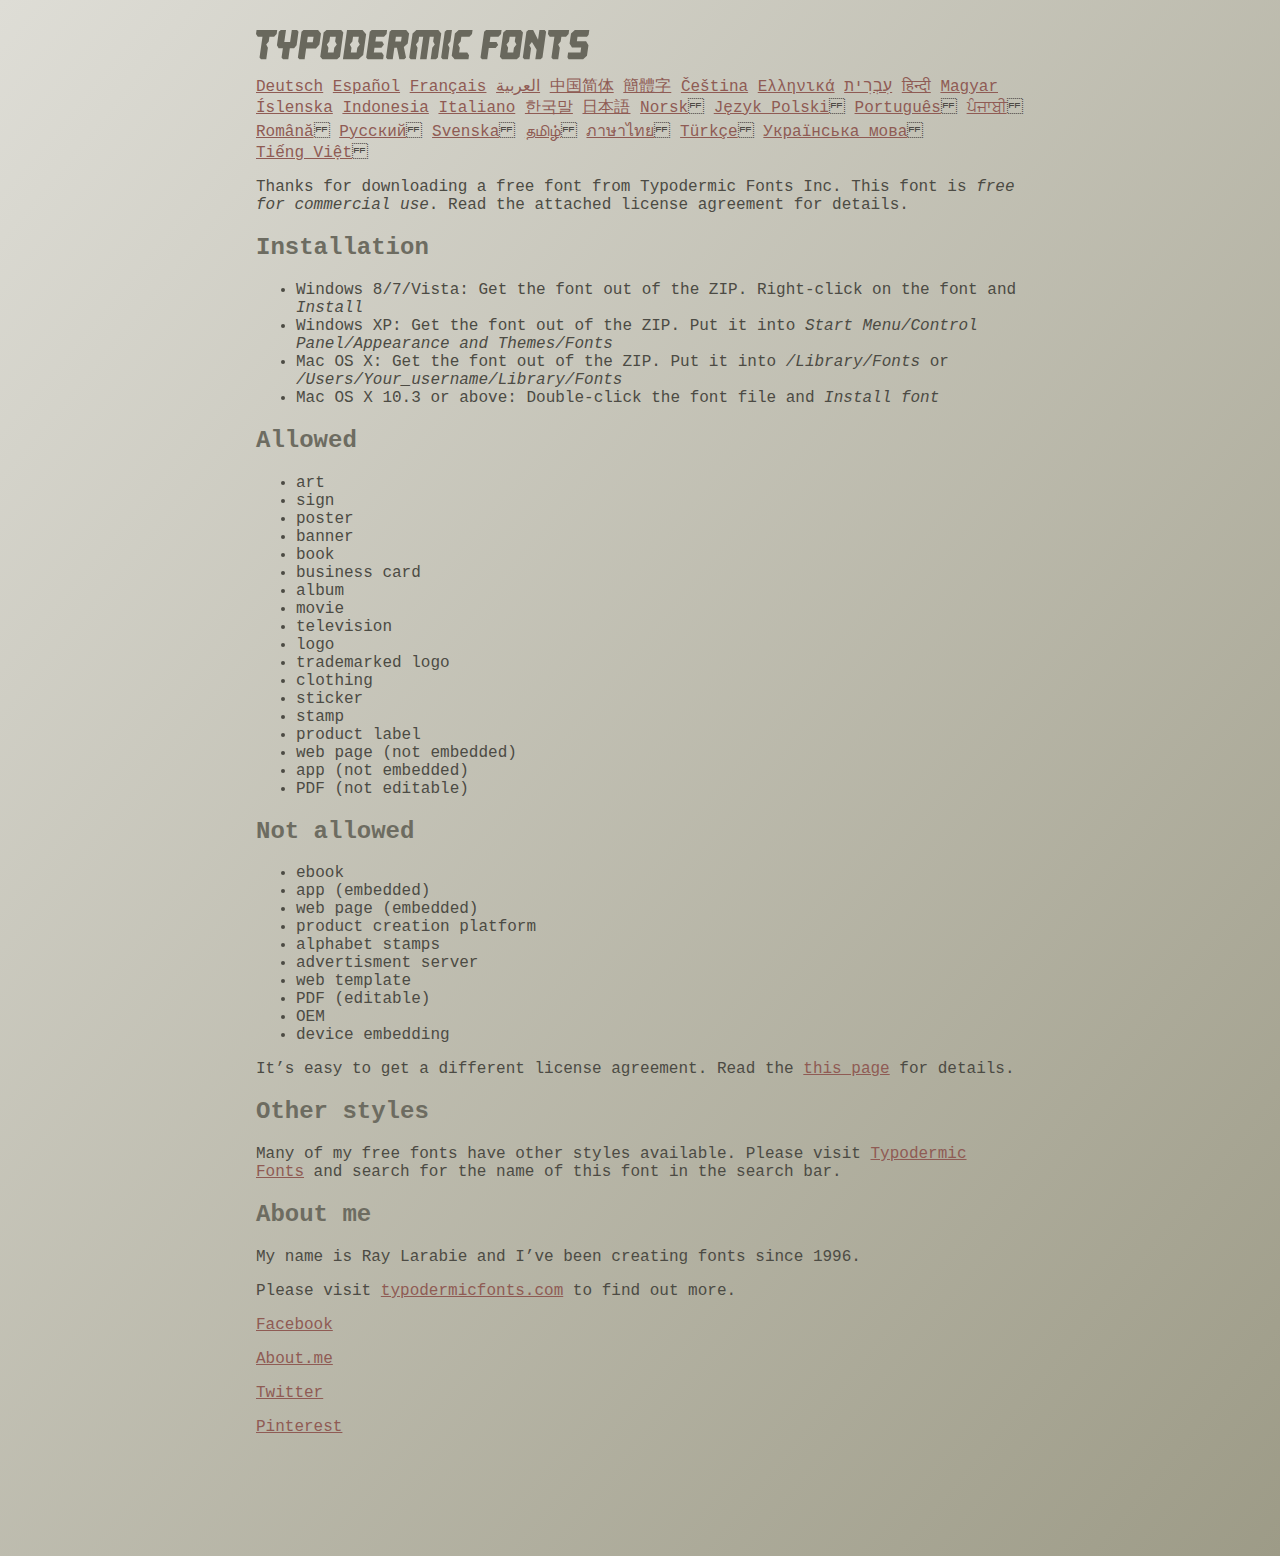
<file: fonts/ethnocentric/read-this.html>
<head>
<meta http-equiv="Content-Type" content="text/html; charset=utf-8">
<title>Typodermic Fonts Inc. Freeware Font instructions 2014</title>
<style type="text/css">
body {
	margin:30px 20% 120px 20%;
	padding:0px;
	font-family:Consolas, Courier, sans-serif;
	color:#4c4b44;
	background-color:#c2c1b3;

/* IE10 Consumer Preview */ 
background-image: -ms-linear-gradient(top left, #DEDDD6 0%, #9D9B87 100%);

/* Mozilla Firefox */ 
background-image: -moz-linear-gradient(top left, #DEDDD6 0%, #9D9B87 100%);

/* Opera */ 
background-image: -o-linear-gradient(top left, #DEDDD6 0%, #9D9B87 100%);

/* Webkit (Safari/Chrome 10) */ 
background-image: -webkit-gradient(linear, left top, right bottom, color-stop(0, #DEDDD6), color-stop(1, #9D9B87));

/* Webkit (Chrome 11+) */ 
background-image: -webkit-linear-gradient(top left, #DEDDD6 0%, #9D9B87 100%);

/* W3C Markup, IE10 Release Preview */ 
background-image: linear-gradient(to bottom right, #DEDDD6 0%, #9D9B87 100%);

	}
h2 {color:#6d6c61;}
a {color:#8f5b54;}
a:hover {color:#ffffff; background-color:#9a998c;}
</style>
</head>

<body>

<svg width="350px" height="30px">
	<path fill="#69685D" d="M0,4.006L0.554,0h20.674l-0.553,4.006l-2.559,2.772h-4.688l-0.682,4.816l-2.515,3.026l1.663,3.07
		l-1.62,11.594H4.987l-1.448-1.79l2.94-20.716H1.791L0,4.006z"/>
	<path fill="#69685D" d="M35.8,0h5.285l1.408,1.791l-1.876,13.343l-2.515,3.111h-4.264l-1.534,11.04h-5.286l-1.449-1.79l1.322-9.25
		h-4.263l-1.705-3.111l1.875-13.343L24.76,0h5.242l-1.706,12.064h5.799L35.8,0z"/>
	<path fill="#69685D" d="M62.09,0l2.899,3.453L63.412,14.58l-3.496,3.962h-9.805l-1.491,10.742h-5.244l-1.493-1.79l3.625-25.704
		L47.469,0H62.09z M50.965,12.362h5.797l0.81-5.583h-5.799L50.965,12.362z"/>
	<path fill="#69685D" d="M64.256,26.642l3.367-24.041L70.523,0h14.664l2.132,2.601l-3.368,24.041l-2.856,2.643H66.431L64.256,26.642
		z M73.335,11.595l-2.514,3.026l1.663,3.07l-0.683,4.816H77.6l0.68-4.816l2.516-3.07l-1.663-3.026l0.681-4.816h-5.796L73.335,11.595
		z"/>
	<path fill="#69685D" d="M86.926,29.285L91.017,0h15.518l3.581,4.307l-2.899,20.673l-4.774,4.305H86.926z M96.345,11.595
		l-2.515,3.026l1.664,3.07l-0.683,4.816h5.798l0.681-4.816l2.516-3.07l-1.663-3.026l0.681-4.816h-5.796L96.345,11.595z"/>
	<path fill="#69685D" d="M127.114,29.285h-15.473l-1.492-1.79l3.624-25.704L115.731,0h15.389l-0.554,4.006l-2.557,2.772h-7.971
		l-0.684,4.816h6.906l1.662,3.026l-2.515,3.111h-6.905l-0.683,4.775h8.057l1.791,2.771L127.114,29.285z"/>
	<path fill="#69685D" d="M150.21,0l2.898,3.453l-1.405,9.977l-3.881,3.452l2.217,10.613l-1.748,1.79h-4.944l-2.387-11.553h-2.6
		l-1.622,11.553h-5.241l-1.493-1.79l3.624-25.704L135.588,0H150.21z M145.691,6.779h-5.796l-0.683,4.816h5.799L145.691,6.779z"/>
	<path fill="#69685D" d="M159.92,29.285h-5.242l-1.492-1.79l3.41-24.042L160.432,0h21.911l2.897,3.453l-3.409,24.042l-1.876,1.79
		h-5.284l1.617-11.594l2.517-3.07l-1.662-3.026l0.681-4.816h-4.092l-3.154,22.506h-6.522l3.155-22.506h-4.134l-0.683,4.816
		l-2.515,3.026l1.663,3.07L159.92,29.285z"/>
	<path fill="#69685D" d="M191.879,29.285h-5.244l-1.492-1.79l3.624-25.704L190.728,0h5.242l-1.619,11.595l-2.516,3.026l1.663,3.07
		L191.879,29.285z"/>
	<path fill="#69685D" d="M213.018,25.279l-0.554,4.006h-13.854l-2.899-3.494l3.156-22.338L202.702,0h13.854l-0.555,4.006
		l-2.558,2.772h-8.1l-0.683,4.816l-2.515,3.026l1.663,3.07l-0.683,4.816h8.1L213.018,25.279z"/>
	<path fill="#69685D" d="M226.007,29.285l-1.492-1.79l3.624-25.704L230.1,0h15.473l-0.554,4.006l-2.557,2.772h-8.058l-0.724,5.115
		h6.818l1.664,3.07l-2.557,3.11h-6.82l-1.535,11.211H226.007z"/>
	<path fill="#69685D" d="M243.903,26.642l3.368-24.041L250.17,0h14.663l2.131,2.601l-3.367,24.041l-2.855,2.643h-14.664
		L243.903,26.642z M252.983,11.595l-2.516,3.026l1.662,3.07l-0.681,4.816h5.796l0.684-4.816l2.515-3.07l-1.664-3.026l0.684-4.816
		h-5.798L252.983,11.595z"/>
	<path fill="#69685D" d="M280.639,19.822l-4.731-7.758l-2.516,3.069l1.662,3.069l-1.533,11.082h-5.244l-1.493-1.79l3.626-25.704
		L272.37,0h4.773l4.902,9.677L283.41,0h5.285l1.407,1.791l-3.623,25.704l-1.877,1.79h-5.285L280.639,19.822z"/>
	<path fill="#69685D" d="M291.926,4.006L292.48,0h20.674l-0.554,4.006l-2.557,2.772h-4.691l-0.681,4.816l-2.516,3.026l1.664,3.07
		l-1.621,11.594h-5.285l-1.451-1.79l2.942-20.716h-4.689L291.926,4.006z"/>
	<path fill="#69685D" d="M325.168,17.478h-9.209l-2.387-3.923l1.45-10.102L318.857,0h14.452l-0.682,4.86l-1.621,1.918h-9.506
		l-0.64,4.561h9.208l2.388,3.878l-1.493,10.572l-3.836,3.494h-14.579l-1.107-1.917l0.682-4.86h12.362L325.168,17.478z"/>
</svg>

<br>

<p translate="no">

<a href="http://translate.google.com/translate?hl=en&sl=en&tl=de&u=http://typodermicfonts.com/wp-content/uploads/2014/02/read-this.html&sandbox=0&usg=ALkJrhivq6___mill12Uw6fPvMWyJxstkw">Deutsch</a>

<a href="http://translate.google.com/translate?hl=en&sl=en&tl=es&u=http://typodermicfonts.com/wp-content/uploads/2014/02/read-this.html&sandbox=0&usg=ALkJrhjAt3cpinDeMTX6Ro8UcZFqaE8K5Q">Español</a>

<a href="http://translate.google.com/translate?hl=en&sl=en&tl=fr&u=http://typodermicfonts.com/wp-content/uploads/2014/02/read-this.html&sandbox=0&usg=ALkJrhjObLPhFyyhwigF-dBoOZ3eXYdDsw">Français</a>

<a href="http://translate.google.com/translate?hl=en&sl=en&tl=ar&u=http://typodermicfonts.com/wp-content/uploads/2014/02/read-this.html&sandbox=0&usg=ALkJrhg2hs-st3zodt-AjmoeuPHfyJsTEg">العربية</a>

<a href="http://translate.google.com/translate?hl=en&sl=en&tl=zh-CN&u=http://typodermicfonts.com/wp-content/uploads/2014/02/read-this.html&sandbox=0&usg=ALkJrhiilVnjG1Ks0DN7UyRqbKExhxAT-Q">中国简体</a>

<a href="http://translate.google.com/translate?hl=en&sl=en&tl=zh-TW&u=http://typodermicfonts.com/wp-content/uploads/2014/02/read-this.html&sandbox=0&usg=ALkJrhiSCPRAYToARlHI4kxIK9eCIFKQhw">簡體字</a>

<a href="http://translate.google.com/translate?hl=en&sl=en&tl=cs&u=http://typodermicfonts.com/wp-content/uploads/2014/02/read-this.html&sandbox=0&usg=ALkJrhj3z2HOOmCXLT-ApYW2SCeBvTGvTA">Čeština</a>

<a href="http://translate.google.com/translate?hl=en&sl=en&tl=el&u=http://typodermicfonts.com/wp-content/uploads/2014/02/read-this.html&sandbox=0&usg=ALkJrhhoORG-43TvZ2NVrll3T0oyOZE0VA">Ελληνικά</a>

<a href="http://translate.google.com/translate?hl=en&sl=en&tl=iw&u=http://typodermicfonts.com/wp-content/uploads/2014/02/read-this.html&sandbox=0&usg=ALkJrhiP4kLXdDxVNuV6-9tHJ8Tbt-1xKw">עִבְרִית</a>

<a href="http://translate.google.com/translate?hl=en&sl=en&tl=hi&u=http://typodermicfonts.com/wp-content/uploads/2014/02/read-this.html&sandbox=0&usg=ALkJrhhJmUufReWrMTSaGKPPOqV7q5jpGQ">हिन्दी</a>

<a href="http://translate.google.com/translate?hl=en&sl=en&tl=hu&u=http://typodermicfonts.com/wp-content/uploads/2014/02/read-this.html&sandbox=0&usg=ALkJrhgfcL_UwP3jkr6Vvq35rkhETFuTug">Magyar</a>

<a href="http://translate.google.com/translate?hl=en&sl=en&tl=is&u=http://typodermicfonts.com/wp-content/uploads/2014/02/read-this.html&sandbox=0&usg=ALkJrhjpK9lELyRP50Vv3RNgqCJDb6d-GQ">Íslenska</a>

<a href="http://translate.google.com/translate?hl=en&sl=en&tl=id&u=http://typodermicfonts.com/wp-content/uploads/2014/02/read-this.html&sandbox=0&usg=ALkJrhiExV3gmyXBUVqcwNiGiUWQSRrgIQ">Indonesia</a>

<a href="http://translate.google.com/translate?hl=en&sl=en&tl=it&u=http://typodermicfonts.com/wp-content/uploads/2014/02/read-this.html&sandbox=0&usg=ALkJrhgMr2_uulaLYRSFz8C34rtcbN6XEg">Italiano</a>

<a href="http://translate.google.com/translate?hl=en&sl=en&tl=ko&u=http://typodermicfonts.com/wp-content/uploads/2014/02/read-this.html&sandbox=0&usg=ALkJrhhl_nNXiOMIiBERq879UXH1XYfZGw">한국말</a>

<a href="http://translate.google.com/translate?hl=en&ie=UTF8&prev=_t&sl=en&tl=ja&u=http://typodermicfonts.com/wp-content/uploads/2014/02/read-this.html&sandbox=0&usg=ALkJrhi2FvSFgSUub72-Sq2moIRAosCiLA">日本語</a>

<a href="http://translate.google.com/translate?hl=en&sl=en&tl=no&u=http://typodermicfonts.com/wp-content/uploads/2014/02/read-this.html&sandbox=0&usg=ALkJrhhnf9AGd5hfxwA04e1w-tfYPha1ww">Norsk</a>
<a href="http://translate.google.com/translate?hl=en&sl=en&tl=pl&u=http://typodermicfonts.com/wp-content/uploads/2014/02/read-this.html&sandbox=0&usg=ALkJrhjZTe5eJRrZffLe0zgqEHPrMb8pOQ">Język&nbsp;Polski</a>
<a href="http://translate.google.com/translate?hl=en&sl=en&tl=pt-BR&u=http://typodermicfonts.com/wp-content/uploads/2014/02/read-this.html&sandbox=0&usg=ALkJrhg-zp3i6AcZCv02ONjZ5YvkcCFDBw">Português</a>
<a href="http://translate.google.com/translate?hl=en&sl=en&tl=pa&u=http://typodermicfonts.com/wp-content/uploads/2014/02/read-this.html&sandbox=0&usg=ALkJrhhPEMoYvW59_DJT7y6fxgG2IMh23A">ਪੰਜਾਬੀ</a>
<a href="http://translate.google.com/translate?hl=en&sl=en&tl=ro&u=http://typodermicfonts.com/wp-content/uploads/2014/02/read-this.html&sandbox=0&usg=ALkJrhgD0R8zxuQQh-YmFpQTJdvjhAYm2A">Română</a>
<a href="http://translate.google.com/translate?hl=en&sl=en&tl=ru&u=http://typodermicfonts.com/wp-content/uploads/2014/02/read-this.html&sandbox=0&usg=ALkJrhgI6c7Pd-FCcipT4xc2NPTefj5JJg">Русский</a>
<a href="http://translate.google.com/translate?hl=en&sl=en&tl=sv&u=http://typodermicfonts.com/wp-content/uploads/2014/02/read-this.html&sandbox=0&usg=ALkJrhhA8gW_-rjCbZQ5TK46zFMB3_StEQ">Svenska</a>
<a href="http://translate.google.com/translate?hl=en&sl=en&tl=ta&u=http://typodermicfonts.com/wp-content/uploads/2014/02/read-this.html&sandbox=0&usg=ALkJrhiwxxCEPzu3pHBXP-fbTZaOzYqe3g">தமிழ்</a>
<a href="http://translate.google.com/translate?hl=en&sl=en&tl=th&u=http://typodermicfonts.com/wp-content/uploads/2014/02/read-this.html&sandbox=0&usg=ALkJrhjP1N1DRUB1M81k5mi5KnRtt5C2-Q">ภาษาไทย</a>
<a href="http://translate.google.com/translate?hl=en&sl=en&tl=tr&u=http://typodermicfonts.com/wp-content/uploads/2014/02/read-this.html&sandbox=0&usg=ALkJrhiTYbD039OWznCcGyQnMy89_v-1gA">Türkçe</a>
<a href="http://translate.google.com/translate?hl=en&sl=en&tl=uk&u=http%3A%2F%2Ftypodermicfonts.com%2Fwp-content%2Fuploads%2F2014%2F02%2Fread-this.html">Українська&nbsp;мова</a>
<a href="http://translate.google.com/translate?hl=en&sl=en&tl=vi&u=http://typodermicfonts.com/wp-content/uploads/2014/02/read-this.html&sandbox=0&usg=ALkJrhirTQPOLCZognLpxOvJQT_158y07A">Tiếng&nbsp;Việt</a>
</p>


<p>Thanks for downloading a free font from <span translate="no">Typodermic Fonts Inc.</span> This font is <em>free for commercial use</em>. Read the attached license agreement for details.</p>


<h2>Installation</h2>

<ul>
<li>Windows 8/7/Vista: Get the font out of the ZIP. Right-click on the font and <em>Install</em>
<li>Windows XP: Get the font out of the ZIP. Put it into <cite translate="no">Start Menu/Control Panel/Appearance and Themes/Fonts</cite>
<li>Mac OS X: Get the font out of the ZIP. Put it into <cite translate="no">/Library/Fonts</cite> or <cite translate="no">/Users/Your_username/Library/Fonts</cite>
<li>Mac OS X 10.3 or above: Double-click the font file and <em>Install font</em>
</ul>


<h2>Allowed</h2>

<ul>
<li>art
<li>sign
<li>poster
<li>banner
<li>book
<li>business card
<li>album
<li>movie
<li>television
<li>logo
<li>trademarked logo
<li>clothing
<li>sticker
<li>stamp
<li>product label
<li>web page (not embedded)
<li>app (not embedded)
<li>PDF (not editable)
</ul>

<h2>Not allowed</h2>

<ul>
<li>ebook
<li>app (embedded)
<li>web page (embedded)
<li>product creation platform
<li>alphabet stamps
<li>advertisment server
<li>web template
<li>PDF (editable)
<li>OEM
<li>device embedding
</ul>

<p>It&rsquo;s easy to get a different license agreement. Read the <a href="http://typodermicfonts.com/custom/">this page</a> for details.</p>

<h2>Other styles</h2>

<p>Many of my free fonts have other styles available. Please visit <a href="http://typodermicfonts.com">Typodermic Fonts</a> and search for the name of this font in the search bar.</p>


<h2>About me</h2>

<p>My name is <span translate="no">Ray Larabie</span> and I&rsquo;ve been creating fonts since 1996.</p>

<p>Please visit <a href="http://typodermicfonts.com">typodermicfonts.com</a> to find out more.</p>

<p translate="no"><a href="https://www.facebook.com/pages/Typodermic-Fonts/7153899975">Facebook</a></p>
<p translate="no"><a href="http://about.me/raylarabie/#">About.me</a></p>
<p translate="no"><p><a href="https://twitter.com/typodermic">Twitter</a></p>
<p translate="no"><p><a href="http://www.pinterest.com/plywood747/">Pinterest</a></p>

</body>
</file>
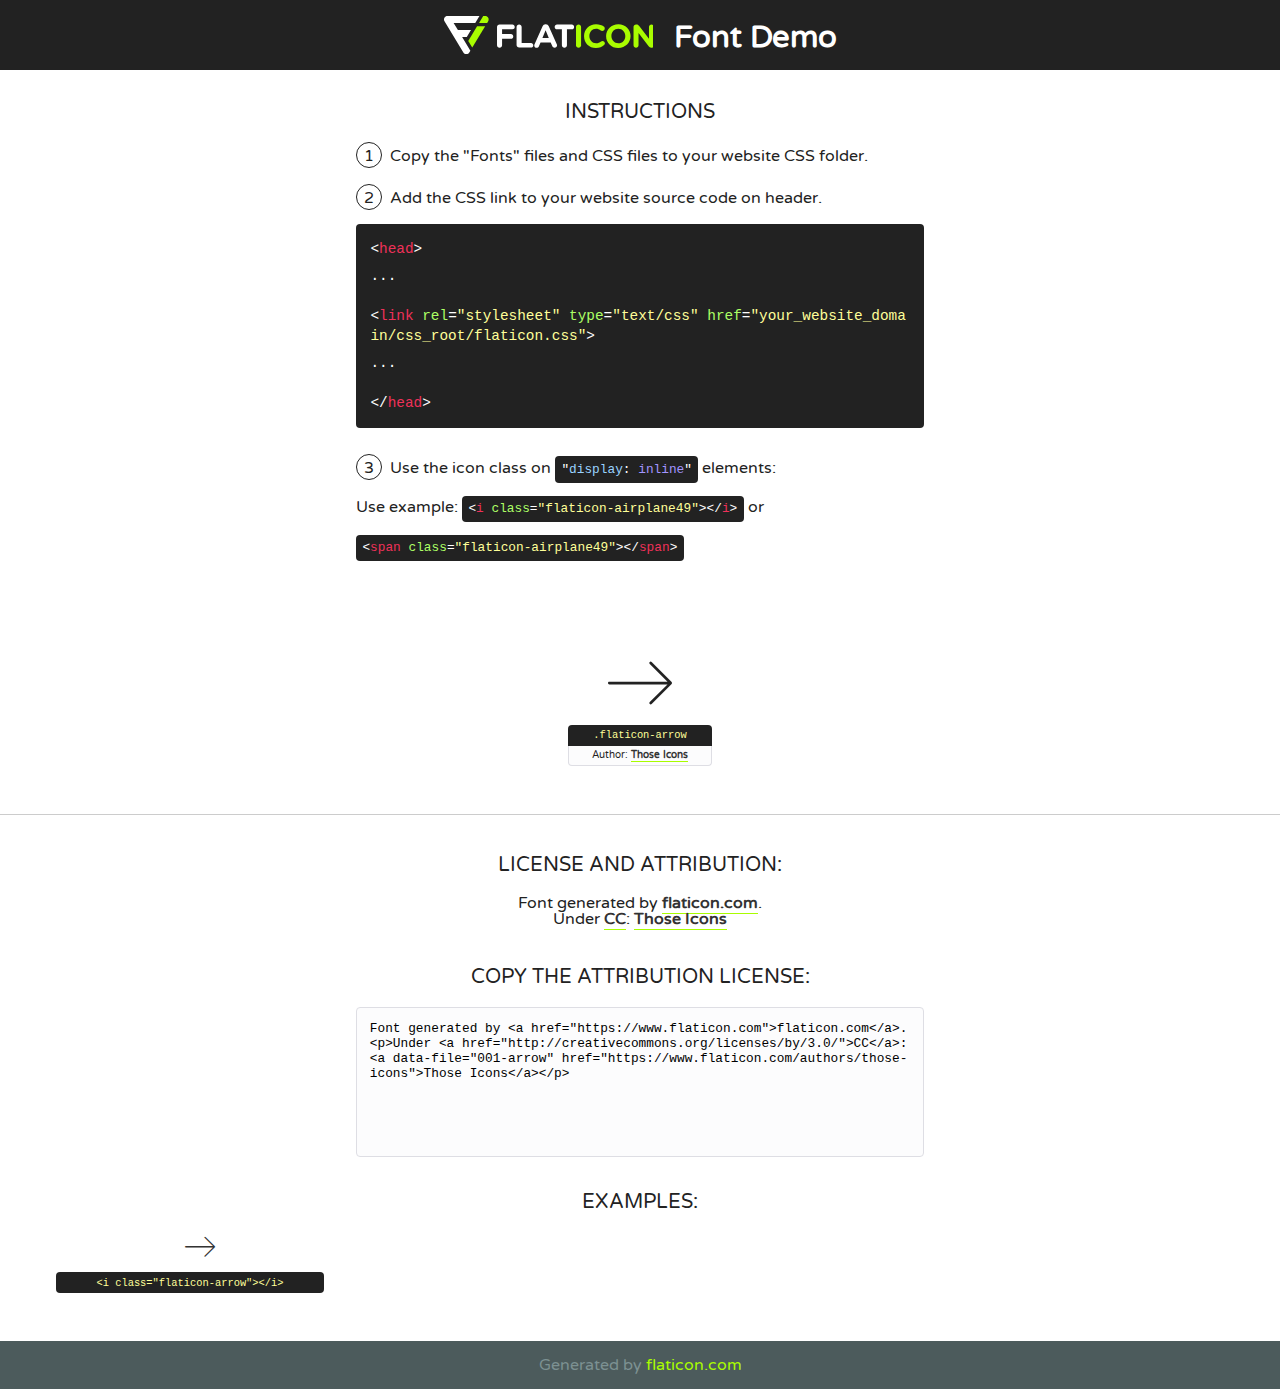
<file: common/assets/fonts/flaticon.html>
<!DOCTYPE html>
<!--
  Flaticon icon font: Flaticon
  Creation date: 10/02/2020 05:05
-->
<html>
<!DOCTYPE html>
<html>

<head>
    <title>Flaticon WebFont</title>
    <link href="http://fonts.googleapis.com/css?family=Varela+Round" rel="stylesheet" type="text/css" />
    <link rel="stylesheet" type="text/css" href="flaticon.css">
    <meta charset="UTF-8">
    <style>
    html, body, div, span, applet, object, iframe,
    h1, h2, h3, h4, h5, h6, p, blockquote, pre,
    a, abbr, acronym, address, big, cite, code,
    del, dfn, em, img, ins, kbd, q, s, samp,
    small, strike, strong, sub, sup, tt, var,
    b, u, i, center,
    dl, dt, dd, ol, ul, li,
    fieldset, form, label, legend,
    table, caption, tbody, tfoot, thead, tr, th, td,
    article, aside, canvas, details, embed, 
    figure, figcaption, footer, header, hgroup, 
    menu, nav, output, ruby, section, summary,
    time, mark, audio, video {
        margin: 0;
        padding: 0;
        border: 0;
        font-size: 100%;
        font: inherit;
        vertical-align: baseline;
    }
    /* HTML5 display-role reset for older browsers */
    article, aside, details, figcaption, figure, 
    footer, header, hgroup, menu, nav, section {
        display: block;
    }
    body {
        line-height: 1;
    }
    ol, ul {
        list-style: none;
    }
    blockquote, q {
        quotes: none;
    }
    blockquote:before, blockquote:after,
    q:before, q:after {
        content: '';
        content: none;
    }
    table {
        border-collapse: collapse;
        border-spacing: 0;
    }
    body {
        font-family: 'Varela Round', Helvetica, Arial, sans-serif;
        font-size: 16px;
        color: #222;
    }
    a {
        color: #333;
        border-bottom: 1px solid #a9fd00;
        font-weight: bold;
        text-decoration: none;
    }
    * {
        -moz-box-sizing: border-box;
        -webkit-box-sizing: border-box;
        box-sizing: border-box;
        margin: 0;
        padding: 0;
    }
    [class^="flaticon-"]:before, [class*=" flaticon-"]:before, [class^="flaticon-"]:after, [class*=" flaticon-"]:after {
        font-family: Flaticon;
        font-size: 30px;
        font-style: normal;
        margin-left: 20px;
        color: #333;
    }
    .wrapper {
        max-width: 600px;
        margin: auto;
        padding: 0 1em;
    }
    .title {
        font-size: 1.25em;
        text-align: center;
        margin-bottom: 1em;
        text-transform: uppercase;
    }
    header {
        text-align: center;
        background-color: #222;
        color: #fff;
        padding: 1em;
    }
    header .logo {
        width: 210px;
        height: 38px;
        display: inline-block;
        vertical-align: middle;
        margin-right: 1em;
        border: none;
    }
    header strong {
        font-size: 1.95em;
        font-weight: bold;
        vertical-align: middle;
        margin-top: 5px;
        display: inline-block;
    }
    .demo {
        margin: 2em auto;
        line-height: 1.25em;
    }
    .demo ul li {
        margin-bottom: 1em;
    }
    .demo ul li .num {
        color: #222;
        border-radius: 20px;
        display: inline-block;
        width: 26px;
        padding: 3px;
        height: 26px;
        text-align: center;
        margin-right: 0.5em;
        border: 1px solid #222;
    }
    .demo ul li code {
        background-color: #222;
        border-radius: 4px;
        padding: 0.25em 0.5em;
        display: inline-block;
        color: #fff;
        font-family: Consolas,Monaco,Lucida Console,Liberation Mono,DejaVu Sans Mono,Bitstream Vera Sans Mono,Courier New, monospace;
        font-weight: lighter;
        margin-top: 1em;
        font-size: 0.8em;
        word-break: break-all;
    }
    .demo ul li code.big {
        padding: 1em;
        font-size: 0.9em;
    }
    .demo ul li code .red {
        color: #EF3159;
    }
    .demo ul li code .green {
        color: #ACFF65;
    }
    .demo ul li code .yellow {
        color: #FFFF99;
    }
    .demo ul li code .blue {
        color: #99D3FF;
    }
    .demo ul li code .purple {
        color: #A295FF;
    }
    .demo ul li code .dots {
        margin-top: 0.5em;
        display: block;
    }
    #glyphs {
        border-bottom: 1px solid #ccc;
        padding: 2em 0;
        text-align: center;
    }
    .glyph {
        display: inline-block;
        width: 9em;
        margin: 1em;
        text-align: center;
        vertical-align: top;
        background: #FFF;
    }
    .glyph .glyph-icon {
        padding: 10px;
        display: block;
        font-family:"Flaticon";
        font-size: 64px;
        line-height: 1;
    }
    .glyph .glyph-icon:before {
        font-size: 64px;
        color: #222;
        margin-left: 0;
    }
    .class-name {
        font-size: 0.65em;
        background-color: #222;
        color: #fff;
        border-radius: 4px 4px 0 0;
        padding: 0.5em;
        color: #FFFF99;
        font-family: Consolas,Monaco,Lucida Console,Liberation Mono,DejaVu Sans Mono,Bitstream Vera Sans Mono,Courier New, monospace;
    }
    .author-name {
        font-size: 0.6em;
        background-color: #fcfcfd;
        border: 1px solid #DEDEE4;
        border-top: 0;
        border-radius: 0 0 4px 4px;
        padding: 0.5em;
    }
    .class-name:last-child {
        font-size: 10px;
        color:#888;
    }
    .class-name:last-child a {
        font-size: 10px;
        color:#555;
    }
    .class-name:last-child a:hover {
        color:#a9fd00;
    }
    .glyph > input {
        display: block;
        width: 100px;
        margin: 5px auto;
        text-align: center;
        font-size: 12px;
        cursor: text;
    }
    .glyph > input.icon-input {
        font-family:"Flaticon";
        font-size: 16px;
        margin-bottom: 10px;
    }
    .attribution .title {
        margin-top: 2em;
    }
    .attribution textarea {
        background-color: #fcfcfd;
        padding: 1em;
        border: none;
        box-shadow: none;
        border: 1px solid #DEDEE4;
        border-radius: 4px;
        resize: none;
        width: 100%;
        height: 150px;
        font-size: 0.8em;
        font-family: Consolas,Monaco,Lucida Console,Liberation Mono,DejaVu Sans Mono,Bitstream Vera Sans Mono,Courier New, monospace;
        -webkit-appearance: none;
    }
    .iconsuse {
        margin: 2em auto;
        text-align: center;
        max-width: 1200px;
    }
    .iconsuse:after {
        content: '';
        display: table;
        clear: both;
    }
    .iconsuse .image {
        float: left;
        width: 25%;
        padding: 0 1em;
    }
    .iconsuse .image p {
        margin-bottom: 1em;
    }
    .iconsuse .image span {
        display: block;
        font-size: 0.65em;
        background-color: #222;
        color: #fff;
        border-radius: 4px;
        padding: 0.5em;
        color: #FFFF99;
        margin-top: 1em;
        font-family: Consolas,Monaco,Lucida Console,Liberation Mono,DejaVu Sans Mono,Bitstream Vera Sans Mono,Courier New, monospace;
    }
    #footer {
        text-align: center;
        background-color: #4C5B5C;
        color: #7c9192;
        padding: 1em;
    }
    #footer a {
        border: none;
        color: #a9fd00;
        font-weight: normal;
    }
    @media (max-width: 960px) {
        .iconsuse .image {
            width: 50%;
        }
    }
    @media (max-width: 560px) {
        .iconsuse .image {
            width: 100%;
        }
    }
    </style>
</head>

<body class="characters-off">

    <header>
        <a href="https://www.flaticon.com" target="_blank" class="logo">
            <svg version="1.1" xmlns="http://www.w3.org/2000/svg" xmlns:xlink="http://www.w3.org/1999/xlink" xmlns:a="http://ns.adobe.com/AdobeSVGViewerExtensions/3.0/" viewBox="0 0 560.875 102.036" enable-background="new 0 0 560.875 102.036" xml:space="preserve">
                <defs>
                </defs>
                <g>
                    <g class="letters">
                        <path fill="#ffffff" d="M141.596,29.675c0-3.777,2.985-6.767,6.764-6.767h34.438c3.426,0,6.15,2.728,6.15,6.15
                        c0,3.43-2.724,6.149-6.15,6.149h-27.674v13.091h23.719c3.429,0,6.151,2.724,6.151,6.15c0,3.43-2.723,6.149-6.151,6.149h-23.719
                        v17.574c0,3.773-2.986,6.761-6.764,6.761c-3.779,0-6.764-2.989-6.764-6.761V29.675z"></path>
                        <path fill="#ffffff" d="M193.844,29.149c0-3.781,2.985-6.767,6.764-6.767c3.776,0,6.763,2.985,6.763,6.767v42.957h25.039
                        c3.426,0,6.149,2.726,6.149,6.153c0,3.425-2.723,6.15-6.149,6.15h-31.802c-3.779,0-6.764-2.986-6.764-6.768V29.149z"></path>
                        <path fill="#ffffff" d="M241.891,75.71l21.438-48.407c1.492-3.341,4.215-5.357,7.906-5.357h0.792
                        c3.686,0,6.323,2.017,7.815,5.357l21.439,48.407c0.436,0.967,0.701,1.845,0.701,2.723c0,3.602-2.809,6.501-6.414,6.501
                        c-3.161,0-5.269-1.845-6.499-4.655l-4.132-9.661h-27.059l-4.301,10.102c-1.144,2.631-3.426,4.214-6.237,4.214
                        c-3.517,0-6.24-2.81-6.24-6.325C241.1,77.64,241.451,76.677,241.891,75.71z M279.932,58.666l-8.521-20.297l-8.526,20.297H279.932
                        z"></path>
                        <path fill="#ffffff" d="M314.864,35.387H301.86c-3.429,0-6.239-2.813-6.239-6.238c0-3.429,2.811-6.24,6.239-6.24h39.533
                        c3.426,0,6.237,2.811,6.237,6.24c0,3.425-2.811,6.238-6.237,6.238h-13.001v42.785c0,3.773-2.99,6.761-6.764,6.761
                        c-3.779,0-6.764-2.989-6.764-6.761V35.387z"></path>
                        <path fill="#A9FD00" d="M352.615,29.149c0-3.781,2.985-6.767,6.767-6.767c3.774,0,6.761,2.985,6.761,6.767v49.024
                        c0,3.773-2.987,6.761-6.761,6.761c-3.781,0-6.767-2.989-6.767-6.761V29.149z"></path>
                        <path fill="#A9FD00" d="M374.132,53.836v-0.179c0-17.481,13.178-31.801,32.065-31.801c9.22,0,15.459,2.458,20.557,6.238
                        c1.402,1.054,2.637,2.985,2.637,5.357c0,3.692-2.985,6.59-6.681,6.59c-1.845,0-3.071-0.702-4.044-1.319
                        c-3.776-2.813-7.729-4.393-12.562-4.393c-10.364,0-17.831,8.611-17.831,19.154v0.173c0,10.542,7.291,19.329,17.831,19.329
                        c5.715,0,9.492-1.756,13.359-4.834c1.049-0.874,2.458-1.491,4.039-1.491c3.429,0,6.325,2.813,6.325,6.236
                        c0,2.106-1.056,3.78-2.282,4.834c-5.539,4.834-12.036,7.733-21.878,7.733C387.572,85.464,374.132,71.493,374.132,53.836z"></path>
                        <path fill="#A9FD00" d="M433.009,53.836v-0.179c0-17.481,13.79-31.801,32.766-31.801c18.981,0,32.592,14.143,32.592,31.628v0.173
                        c0,17.483-13.785,31.807-32.769,31.807C446.625,85.464,433.009,71.32,433.009,53.836z M484.224,53.836v-0.179
                        c0-10.539-7.725-19.326-18.626-19.326c-10.893,0-18.449,8.611-18.449,19.154v0.173c0,10.542,7.73,19.329,18.626,19.329
                        C476.676,72.986,484.224,64.378,484.224,53.836z"></path>
                        <path fill="#A9FD00" d="M506.233,29.321c0-3.774,2.99-6.763,6.767-6.763h1.401c3.252,0,5.183,1.583,7.029,3.953l26.093,34.265
                        V29.059c0-3.692,2.99-6.677,6.681-6.677c3.683,0,6.671,2.985,6.671,6.677v48.934c0,3.78-2.987,6.765-6.764,6.765h-0.436
                        c-3.257,0-5.188-1.581-7.034-3.953l-27.056-35.492v32.944c0,3.687-2.985,6.676-6.678,6.676c-3.683,0-6.673-2.989-6.673-6.676
                        V29.321z"></path>
                    </g>
                    <g class="insignia">
                        <path fill="#ffffff" d="M48.372,56.137h12.517l11.156-18.537H37.186L25.688,18.539h57.825L94.668,0H9.271
                        C5.925,0,2.842,1.801,1.198,4.716c-1.644,2.907-1.593,6.482,0.134,9.343l50.38,83.501c1.678,2.781,4.689,4.476,7.938,4.476
                        c3.246,0,6.257-1.695,7.935-4.476l2.898-4.804L48.372,56.137z"></path>
                        <g class="i">
                            <path fill="#A9FD00" d="M93.575,18.539h0.031v0.004l21.652,0.004l2.705-4.488c1.727-2.861,1.778-6.436,0.133-9.343
                            C116.454,1.801,113.371,0,110.026,0h-5.294L93.575,18.539z"></path>
                            <polygon fill="#A9FD00" points="88.291,27.356 64.725,66.486 75.519,84.404 109.942,27.356"></polygon>
                        </g>
                    </g>
                </g>
            </svg>
        </a>
        <strong>Font Demo</strong>
    </header>


    <section class="demo wrapper">

        <p class="title">Instructions</p>

        <ul>
            <li>
                <span class="num">1</span>Copy the "Fonts" files and CSS files to your website CSS folder.
            </li>
            <li>
                <span class="num">2</span>Add the CSS link to your website source code on header.
                <code class="big">
                    &lt;<span class="red">head</span>&gt;
                    <br/><span class="dots">...</span>
                    <br/>&lt;<span class="red">link</span> <span class="green">rel</span>=<span class="yellow">"stylesheet"</span> <span class="green">type</span>=<span class="yellow">"text/css"</span> <span class="green">href</span>=<span class="yellow">"your_website_domain/css_root/flaticon.css"</span>&gt;
                    <br/><span class="dots">...</span>
                    <br/>&lt;/<span class="red">head</span>&gt;
                </code>
            </li>

            <li>
                <p>
                    <span class="num">3</span>Use the icon class on <code>"<span class="blue">display</span>:<span class="purple"> inline</span>"</code> elements:
                    <br />
                    Use example: <code>&lt;<span class="red">i</span> <span class="green">class</span>=<span class="yellow">&quot;flaticon-airplane49&quot;</span>&gt;&lt;/<span class="red">i</span>&gt;</code> or <code>&lt;<span class="red">span</span> <span class="green">class</span>=<span class="yellow">&quot;flaticon-airplane49&quot;</span>&gt;&lt;/<span class="red">span</span>&gt;</code>
            </li>
        </ul>

    </section>




   <section id="glyphs">          
    
      
        <div class="glyph"><div class="glyph-icon flaticon-arrow"></div>
            <div class="class-name">.flaticon-arrow</div>
            <div class="author-name">Author: <a data-file="001-arrow" href="https://www.flaticon.com/authors/those-icons">Those Icons</a> </div> 
        </div>        
        

    </section>



    <section class="attribution wrapper"   style="text-align:center;">

      <div class="title">License and attribution:</div><div class="attrDiv">Font generated by <a href="https://www.flaticon.com">flaticon.com</a>. <div><p>Under <a href="http://creativecommons.org/licenses/by/3.0/">CC</a>: <a data-file="001-arrow" href="https://www.flaticon.com/authors/those-icons">Those Icons</a></p>  </div>
      </div>
      <div class="title">Copy the Attribution License:</div>

    <textarea onclick="this.focus();this.select();">Font generated by &lt;a href=&quot;https://www.flaticon.com&quot;&gt;flaticon.com&lt;/a&gt;. <p>Under <a href="http://creativecommons.org/licenses/by/3.0/">CC</a>: <a data-file="001-arrow" href="https://www.flaticon.com/authors/those-icons">Those Icons</a></p>  
     </textarea>

    </section>

    <section class="iconsuse">

          <div class="title">Examples:</div>            
             
            <div class="image">
                <p>
                    <i class="glyph-icon flaticon-arrow"></i> 
                    <span>&lt;i class=&quot;flaticon-arrow&quot;&gt;&lt;/i&gt;</span>
                </p>
            </div>
                       
        </div>
                            
    </section>

<div id="footer">
    <div>Generated by <a href="https://www.flaticon.com">flaticon.com</a>
    </div>
</div>



</body>
</html>
</file>
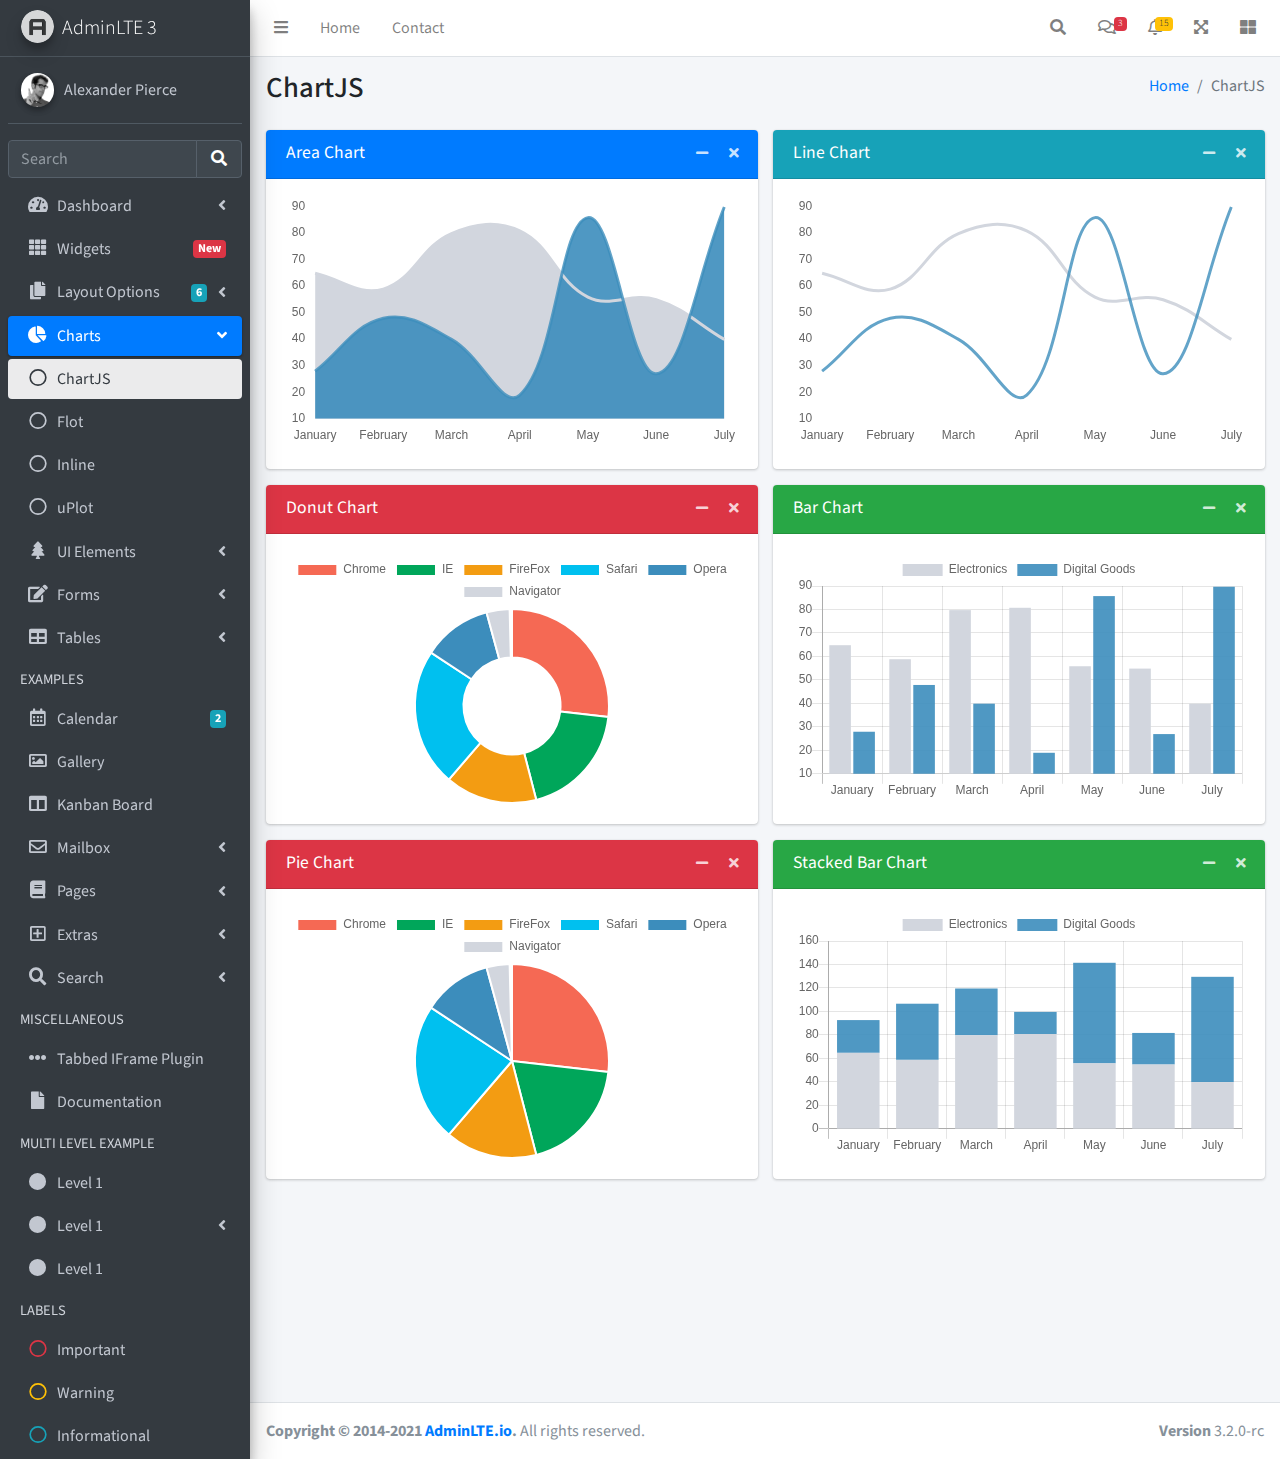
<file: common/pages/charts/chartjs.html>
<!DOCTYPE html>
<html lang="en">
<head>
  <meta charset="utf-8">
  <meta name="viewport" content="width=device-width, initial-scale=1">
  <title>AdminLTE 3 | ChartJS</title>

  <!-- Google Font: Source Sans Pro -->
  <link rel="stylesheet" href="https://fonts.googleapis.com/css?family=Source+Sans+Pro:300,400,400i,700&display=fallback">
  <!-- Font Awesome -->
  <link rel="stylesheet" href="../../plugins/fontawesome-free/css/all.min.css">
  <!-- Theme style -->
  <link rel="stylesheet" href="../../dist/css/adminlte.min.css">
</head>
<body class="hold-transition sidebar-mini">
<div class="wrapper">
  <!-- Navbar -->
  <nav class="main-header navbar navbar-expand navbar-white navbar-light">
    <!-- Left navbar links -->
    <ul class="navbar-nav">
      <li class="nav-item">
        <a class="nav-link" data-widget="pushmenu" href="#" role="button"><i class="fas fa-bars"></i></a>
      </li>
      <li class="nav-item d-none d-sm-inline-block">
        <a href="../../index3.html" class="nav-link">Home</a>
      </li>
      <li class="nav-item d-none d-sm-inline-block">
        <a href="#" class="nav-link">Contact</a>
      </li>
    </ul>

    <!-- Right navbar links -->
    <ul class="navbar-nav ml-auto">
      <!-- Navbar Search -->
      <li class="nav-item">
        <a class="nav-link" data-widget="navbar-search" href="#" role="button">
          <i class="fas fa-search"></i>
        </a>
        <div class="navbar-search-block">
          <form class="form-inline">
            <div class="input-group input-group-sm">
              <input class="form-control form-control-navbar" type="search" placeholder="Search" aria-label="Search">
              <div class="input-group-append">
                <button class="btn btn-navbar" type="submit">
                  <i class="fas fa-search"></i>
                </button>
                <button class="btn btn-navbar" type="button" data-widget="navbar-search">
                  <i class="fas fa-times"></i>
                </button>
              </div>
            </div>
          </form>
        </div>
      </li>

      <!-- Messages Dropdown Menu -->
      <li class="nav-item dropdown">
        <a class="nav-link" data-toggle="dropdown" href="#">
          <i class="far fa-comments"></i>
          <span class="badge badge-danger navbar-badge">3</span>
        </a>
        <div class="dropdown-menu dropdown-menu-lg dropdown-menu-right">
          <a href="#" class="dropdown-item">
            <!-- Message Start -->
            <div class="media">
              <img src="../../dist/img/user1-128x128.jpg" alt="User Avatar" class="img-size-50 mr-3 img-circle">
              <div class="media-body">
                <h3 class="dropdown-item-title">
                  Brad Diesel
                  <span class="float-right text-sm text-danger"><i class="fas fa-star"></i></span>
                </h3>
                <p class="text-sm">Call me whenever you can...</p>
                <p class="text-sm text-muted"><i class="far fa-clock mr-1"></i> 4 Hours Ago</p>
              </div>
            </div>
            <!-- Message End -->
          </a>
          <div class="dropdown-divider"></div>
          <a href="#" class="dropdown-item">
            <!-- Message Start -->
            <div class="media">
              <img src="../../dist/img/user8-128x128.jpg" alt="User Avatar" class="img-size-50 img-circle mr-3">
              <div class="media-body">
                <h3 class="dropdown-item-title">
                  John Pierce
                  <span class="float-right text-sm text-muted"><i class="fas fa-star"></i></span>
                </h3>
                <p class="text-sm">I got your message bro</p>
                <p class="text-sm text-muted"><i class="far fa-clock mr-1"></i> 4 Hours Ago</p>
              </div>
            </div>
            <!-- Message End -->
          </a>
          <div class="dropdown-divider"></div>
          <a href="#" class="dropdown-item">
            <!-- Message Start -->
            <div class="media">
              <img src="../../dist/img/user3-128x128.jpg" alt="User Avatar" class="img-size-50 img-circle mr-3">
              <div class="media-body">
                <h3 class="dropdown-item-title">
                  Nora Silvester
                  <span class="float-right text-sm text-warning"><i class="fas fa-star"></i></span>
                </h3>
                <p class="text-sm">The subject goes here</p>
                <p class="text-sm text-muted"><i class="far fa-clock mr-1"></i> 4 Hours Ago</p>
              </div>
            </div>
            <!-- Message End -->
          </a>
          <div class="dropdown-divider"></div>
          <a href="#" class="dropdown-item dropdown-footer">See All Messages</a>
        </div>
      </li>
      <!-- Notifications Dropdown Menu -->
      <li class="nav-item dropdown">
        <a class="nav-link" data-toggle="dropdown" href="#">
          <i class="far fa-bell"></i>
          <span class="badge badge-warning navbar-badge">15</span>
        </a>
        <div class="dropdown-menu dropdown-menu-lg dropdown-menu-right">
          <span class="dropdown-item dropdown-header">15 Notifications</span>
          <div class="dropdown-divider"></div>
          <a href="#" class="dropdown-item">
            <i class="fas fa-envelope mr-2"></i> 4 new messages
            <span class="float-right text-muted text-sm">3 mins</span>
          </a>
          <div class="dropdown-divider"></div>
          <a href="#" class="dropdown-item">
            <i class="fas fa-users mr-2"></i> 8 friend requests
            <span class="float-right text-muted text-sm">12 hours</span>
          </a>
          <div class="dropdown-divider"></div>
          <a href="#" class="dropdown-item">
            <i class="fas fa-file mr-2"></i> 3 new reports
            <span class="float-right text-muted text-sm">2 days</span>
          </a>
          <div class="dropdown-divider"></div>
          <a href="#" class="dropdown-item dropdown-footer">See All Notifications</a>
        </div>
      </li>
      <li class="nav-item">
        <a class="nav-link" data-widget="fullscreen" href="#" role="button">
          <i class="fas fa-expand-arrows-alt"></i>
        </a>
      </li>
      <li class="nav-item">
        <a class="nav-link" data-widget="control-sidebar" data-slide="true" href="#" role="button">
          <i class="fas fa-th-large"></i>
        </a>
      </li>
    </ul>
  </nav>
  <!-- /.navbar -->

  <!-- Main Sidebar Container -->
  <aside class="main-sidebar sidebar-dark-primary elevation-4">
    <!-- Brand Logo -->
    <a href="../../index3.html" class="brand-link">
      <img src="../../dist/img/AdminLTELogo.png"
           alt="AdminLTE Logo" class="brand-image img-circle elevation-3" style="opacity: .8">
      <span class="brand-text font-weight-light">AdminLTE 3</span>
    </a>

    <!-- Sidebar -->
    <div class="sidebar">
      <!-- Sidebar user panel (optional) -->
      <div class="user-panel mt-3 pb-3 mb-3 d-flex">
        <div class="image">
          <img src="../../dist/img/user2-160x160.jpg" class="img-circle elevation-2" alt="User Image">
        </div>
        <div class="info">
          <a href="#" class="d-block">Alexander Pierce</a>
        </div>
      </div>

      <!-- SidebarSearch Form -->
      <div class="form-inline">
        <div class="input-group" data-widget="sidebar-search">
          <input class="form-control form-control-sidebar" type="search" placeholder="Search" aria-label="Search">
          <div class="input-group-append">
            <button class="btn btn-sidebar">
              <i class="fas fa-search fa-fw"></i>
            </button>
          </div>
        </div>
      </div>

      <!-- Sidebar Menu -->
      <nav class="mt-2">
        <ul class="nav nav-pills nav-sidebar flex-column" data-widget="treeview" role="menu" data-accordion="false">
          <!-- Add icons to the links using the .nav-icon class
               with font-awesome or any other icon font library -->
          <li class="nav-item">
            <a href="#" class="nav-link">
              <i class="nav-icon fas fa-tachometer-alt"></i>
              <p>
                Dashboard
                <i class="right fas fa-angle-left"></i>
              </p>
            </a>
            <ul class="nav nav-treeview">
              <li class="nav-item">
                <a href="../../index.html" class="nav-link">
                  <i class="far fa-circle nav-icon"></i>
                  <p>Dashboard v1</p>
                </a>
              </li>
              <li class="nav-item">
                <a href="../../index2.html" class="nav-link">
                  <i class="far fa-circle nav-icon"></i>
                  <p>Dashboard v2</p>
                </a>
              </li>
              <li class="nav-item">
                <a href="../../index3.html" class="nav-link">
                  <i class="far fa-circle nav-icon"></i>
                  <p>Dashboard v3</p>
                </a>
              </li>
            </ul>
          </li>
          <li class="nav-item">
            <a href="../widgets.html" class="nav-link">
              <i class="nav-icon fas fa-th"></i>
              <p>
                Widgets
                <span class="right badge badge-danger">New</span>
              </p>
            </a>
          </li>
          <li class="nav-item">
            <a href="#" class="nav-link">
              <i class="nav-icon fas fa-copy"></i>
              <p>
                Layout Options
                <i class="fas fa-angle-left right"></i>
                <span class="badge badge-info right">6</span>
              </p>
            </a>
            <ul class="nav nav-treeview">
              <li class="nav-item">
                <a href="../layout/top-nav.html" class="nav-link">
                  <i class="far fa-circle nav-icon"></i>
                  <p>Top Navigation</p>
                </a>
              </li>
              <li class="nav-item">
                <a href="../layout/top-nav-sidebar.html" class="nav-link">
                  <i class="far fa-circle nav-icon"></i>
                  <p>Top Navigation + Sidebar</p>
                </a>
              </li>
              <li class="nav-item">
                <a href="../layout/boxed.html" class="nav-link">
                  <i class="far fa-circle nav-icon"></i>
                  <p>Boxed</p>
                </a>
              </li>
              <li class="nav-item">
                <a href="../layout/fixed-sidebar.html" class="nav-link">
                  <i class="far fa-circle nav-icon"></i>
                  <p>Fixed Sidebar</p>
                </a>
              </li>
              <li class="nav-item">
                <a href="../layout/fixed-sidebar-custom.html" class="nav-link">
                  <i class="far fa-circle nav-icon"></i>
                  <p>Fixed Sidebar <small>+ Custom Area</small></p>
                </a>
              </li>
              <li class="nav-item">
                <a href="../layout/fixed-topnav.html" class="nav-link">
                  <i class="far fa-circle nav-icon"></i>
                  <p>Fixed Navbar</p>
                </a>
              </li>
              <li class="nav-item">
                <a href="../layout/fixed-footer.html" class="nav-link">
                  <i class="far fa-circle nav-icon"></i>
                  <p>Fixed Footer</p>
                </a>
              </li>
              <li class="nav-item">
                <a href="../layout/collapsed-sidebar.html" class="nav-link">
                  <i class="far fa-circle nav-icon"></i>
                  <p>Collapsed Sidebar</p>
                </a>
              </li>
            </ul>
          </li>
          <li class="nav-item menu-open">
            <a href="#" class="nav-link active">
              <i class="nav-icon fas fa-chart-pie"></i>
              <p>
                Charts
                <i class="right fas fa-angle-left"></i>
              </p>
            </a>
            <ul class="nav nav-treeview">
              <li class="nav-item">
                <a href="chartjs.html" class="nav-link active">
                  <i class="far fa-circle nav-icon"></i>
                  <p>ChartJS</p>
                </a>
              </li>
              <li class="nav-item">
                <a href="flot.html" class="nav-link">
                  <i class="far fa-circle nav-icon"></i>
                  <p>Flot</p>
                </a>
              </li>
              <li class="nav-item">
                <a href="inline.html" class="nav-link">
                  <i class="far fa-circle nav-icon"></i>
                  <p>Inline</p>
                </a>
              </li>
              <li class="nav-item">
                <a href="uplot.html" class="nav-link">
                  <i class="far fa-circle nav-icon"></i>
                  <p>uPlot</p>
                </a>
              </li>
            </ul>
          </li>
          <li class="nav-item">
            <a href="#" class="nav-link">
              <i class="nav-icon fas fa-tree"></i>
              <p>
                UI Elements
                <i class="fas fa-angle-left right"></i>
              </p>
            </a>
            <ul class="nav nav-treeview">
              <li class="nav-item">
                <a href="../UI/general.html" class="nav-link">
                  <i class="far fa-circle nav-icon"></i>
                  <p>General</p>
                </a>
              </li>
              <li class="nav-item">
                <a href="../UI/icons.html" class="nav-link">
                  <i class="far fa-circle nav-icon"></i>
                  <p>Icons</p>
                </a>
              </li>
              <li class="nav-item">
                <a href="../UI/buttons.html" class="nav-link">
                  <i class="far fa-circle nav-icon"></i>
                  <p>Buttons</p>
                </a>
              </li>
              <li class="nav-item">
                <a href="../UI/sliders.html" class="nav-link">
                  <i class="far fa-circle nav-icon"></i>
                  <p>Sliders</p>
                </a>
              </li>
              <li class="nav-item">
                <a href="../UI/modals.html" class="nav-link">
                  <i class="far fa-circle nav-icon"></i>
                  <p>Modals & Alerts</p>
                </a>
              </li>
              <li class="nav-item">
                <a href="../UI/navbar.html" class="nav-link">
                  <i class="far fa-circle nav-icon"></i>
                  <p>Navbar & Tabs</p>
                </a>
              </li>
              <li class="nav-item">
                <a href="../UI/timeline.html" class="nav-link">
                  <i class="far fa-circle nav-icon"></i>
                  <p>Timeline</p>
                </a>
              </li>
              <li class="nav-item">
                <a href="../UI/ribbons.html" class="nav-link">
                  <i class="far fa-circle nav-icon"></i>
                  <p>Ribbons</p>
                </a>
              </li>
            </ul>
          </li>
          <li class="nav-item">
            <a href="#" class="nav-link">
              <i class="nav-icon fas fa-edit"></i>
              <p>
                Forms
                <i class="fas fa-angle-left right"></i>
              </p>
            </a>
            <ul class="nav nav-treeview">
              <li class="nav-item">
                <a href="../forms/general.html" class="nav-link">
                  <i class="far fa-circle nav-icon"></i>
                  <p>General Elements</p>
                </a>
              </li>
              <li class="nav-item">
                <a href="../forms/advanced.html" class="nav-link">
                  <i class="far fa-circle nav-icon"></i>
                  <p>Advanced Elements</p>
                </a>
              </li>
              <li class="nav-item">
                <a href="../forms/editors.html" class="nav-link">
                  <i class="far fa-circle nav-icon"></i>
                  <p>Editors</p>
                </a>
              </li>
              <li class="nav-item">
                <a href="../forms/validation.html" class="nav-link">
                  <i class="far fa-circle nav-icon"></i>
                  <p>Validation</p>
                </a>
              </li>
            </ul>
          </li>
          <li class="nav-item">
            <a href="#" class="nav-link">
              <i class="nav-icon fas fa-table"></i>
              <p>
                Tables
                <i class="fas fa-angle-left right"></i>
              </p>
            </a>
            <ul class="nav nav-treeview">
              <li class="nav-item">
                <a href="../tables/simple.html" class="nav-link">
                  <i class="far fa-circle nav-icon"></i>
                  <p>Simple Tables</p>
                </a>
              </li>
              <li class="nav-item">
                <a href="../tables/data.html" class="nav-link">
                  <i class="far fa-circle nav-icon"></i>
                  <p>DataTables</p>
                </a>
              </li>
              <li class="nav-item">
                <a href="../tables/jsgrid.html" class="nav-link">
                  <i class="far fa-circle nav-icon"></i>
                  <p>jsGrid</p>
                </a>
              </li>
            </ul>
          </li>
          <li class="nav-header">EXAMPLES</li>
          <li class="nav-item">
            <a href="../calendar.html" class="nav-link">
              <i class="nav-icon far fa-calendar-alt"></i>
              <p>
                Calendar
                <span class="badge badge-info right">2</span>
              </p>
            </a>
          </li>
          <li class="nav-item">
            <a href="../gallery.html" class="nav-link">
              <i class="nav-icon far fa-image"></i>
              <p>
                Gallery
              </p>
            </a>
          </li>
          <li class="nav-item">
            <a href="../kanban.html" class="nav-link">
              <i class="nav-icon fas fa-columns"></i>
              <p>
                Kanban Board
              </p>
            </a>
          </li>
          <li class="nav-item">
            <a href="#" class="nav-link">
              <i class="nav-icon far fa-envelope"></i>
              <p>
                Mailbox
                <i class="fas fa-angle-left right"></i>
              </p>
            </a>
            <ul class="nav nav-treeview">
              <li class="nav-item">
                <a href="../mailbox/mailbox.html" class="nav-link">
                  <i class="far fa-circle nav-icon"></i>
                  <p>Inbox</p>
                </a>
              </li>
              <li class="nav-item">
                <a href="../mailbox/compose.html" class="nav-link">
                  <i class="far fa-circle nav-icon"></i>
                  <p>Compose</p>
                </a>
              </li>
              <li class="nav-item">
                <a href="../mailbox/read-mail.html" class="nav-link">
                  <i class="far fa-circle nav-icon"></i>
                  <p>Read</p>
                </a>
              </li>
            </ul>
          </li>
          <li class="nav-item">
            <a href="#" class="nav-link">
              <i class="nav-icon fas fa-book"></i>
              <p>
                Pages
                <i class="fas fa-angle-left right"></i>
              </p>
            </a>
            <ul class="nav nav-treeview">
              <li class="nav-item">
                <a href="../examples/invoice.html" class="nav-link">
                  <i class="far fa-circle nav-icon"></i>
                  <p>Invoice</p>
                </a>
              </li>
              <li class="nav-item">
                <a href="../examples/profile.html" class="nav-link">
                  <i class="far fa-circle nav-icon"></i>
                  <p>Profile</p>
                </a>
              </li>
              <li class="nav-item">
                <a href="../examples/e-commerce.html" class="nav-link">
                  <i class="far fa-circle nav-icon"></i>
                  <p>E-commerce</p>
                </a>
              </li>
              <li class="nav-item">
                <a href="../examples/projects.html" class="nav-link">
                  <i class="far fa-circle nav-icon"></i>
                  <p>Projects</p>
                </a>
              </li>
              <li class="nav-item">
                <a href="../examples/project-add.html" class="nav-link">
                  <i class="far fa-circle nav-icon"></i>
                  <p>Project Add</p>
                </a>
              </li>
              <li class="nav-item">
                <a href="../examples/project-edit.html" class="nav-link">
                  <i class="far fa-circle nav-icon"></i>
                  <p>Project Edit</p>
                </a>
              </li>
              <li class="nav-item">
                <a href="../examples/project-detail.html" class="nav-link">
                  <i class="far fa-circle nav-icon"></i>
                  <p>Project Detail</p>
                </a>
              </li>
              <li class="nav-item">
                <a href="../examples/contacts.html" class="nav-link">
                  <i class="far fa-circle nav-icon"></i>
                  <p>Contacts</p>
                </a>
              </li>
              <li class="nav-item">
                <a href="../examples/faq.html" class="nav-link">
                  <i class="far fa-circle nav-icon"></i>
                  <p>FAQ</p>
                </a>
              </li>
              <li class="nav-item">
                <a href="../examples/contact-us.html" class="nav-link">
                  <i class="far fa-circle nav-icon"></i>
                  <p>Contact us</p>
                </a>
              </li>
            </ul>
          </li>
          <li class="nav-item">
            <a href="#" class="nav-link">
              <i class="nav-icon far fa-plus-square"></i>
              <p>
                Extras
                <i class="fas fa-angle-left right"></i>
              </p>
            </a>
            <ul class="nav nav-treeview">
              <li class="nav-item">
                <a href="#" class="nav-link">
                  <i class="far fa-circle nav-icon"></i>
                  <p>
                    Login & Register v1
                    <i class="fas fa-angle-left right"></i>
                  </p>
                </a>
                <ul class="nav nav-treeview">
                  <li class="nav-item">
                    <a href="../examples/login.html" class="nav-link">
                      <i class="far fa-circle nav-icon"></i>
                      <p>Login v1</p>
                    </a>
                  </li>
                  <li class="nav-item">
                    <a href="../examples/register.html" class="nav-link">
                      <i class="far fa-circle nav-icon"></i>
                      <p>Register v1</p>
                    </a>
                  </li>
                  <li class="nav-item">
                    <a href="../examples/forgot-password.html" class="nav-link">
                      <i class="far fa-circle nav-icon"></i>
                      <p>Forgot Password v1</p>
                    </a>
                  </li>
                  <li class="nav-item">
                    <a href="../examples/recover-password.html" class="nav-link">
                      <i class="far fa-circle nav-icon"></i>
                      <p>Recover Password v1</p>
                    </a>
                  </li>
                </ul>
              </li>
              <li class="nav-item">
                <a href="#" class="nav-link">
                  <i class="far fa-circle nav-icon"></i>
                  <p>
                    Login & Register v2
                    <i class="fas fa-angle-left right"></i>
                  </p>
                </a>
                <ul class="nav nav-treeview">
                  <li class="nav-item">
                    <a href="../examples/login-v2.html" class="nav-link">
                      <i class="far fa-circle nav-icon"></i>
                      <p>Login v2</p>
                    </a>
                  </li>
                  <li class="nav-item">
                    <a href="../examples/register-v2.html" class="nav-link">
                      <i class="far fa-circle nav-icon"></i>
                      <p>Register v2</p>
                    </a>
                  </li>
                  <li class="nav-item">
                    <a href="../examples/forgot-password-v2.html" class="nav-link">
                      <i class="far fa-circle nav-icon"></i>
                      <p>Forgot Password v2</p>
                    </a>
                  </li>
                  <li class="nav-item">
                    <a href="../examples/recover-password-v2.html" class="nav-link">
                      <i class="far fa-circle nav-icon"></i>
                      <p>Recover Password v2</p>
                    </a>
                  </li>
                </ul>
              </li>
              <li class="nav-item">
                <a href="../examples/lockscreen.html" class="nav-link">
                  <i class="far fa-circle nav-icon"></i>
                  <p>Lockscreen</p>
                </a>
              </li>
              <li class="nav-item">
                <a href="../examples/legacy-user-menu.html" class="nav-link">
                  <i class="far fa-circle nav-icon"></i>
                  <p>Legacy User Menu</p>
                </a>
              </li>
              <li class="nav-item">
                <a href="../examples/language-menu.html" class="nav-link">
                  <i class="far fa-circle nav-icon"></i>
                  <p>Language Menu</p>
                </a>
              </li>
              <li class="nav-item">
                <a href="../examples/404.html" class="nav-link">
                  <i class="far fa-circle nav-icon"></i>
                  <p>Error 404</p>
                </a>
              </li>
              <li class="nav-item">
                <a href="../examples/500.html" class="nav-link">
                  <i class="far fa-circle nav-icon"></i>
                  <p>Error 500</p>
                </a>
              </li>
              <li class="nav-item">
                <a href="../examples/pace.html" class="nav-link">
                  <i class="far fa-circle nav-icon"></i>
                  <p>Pace</p>
                </a>
              </li>
              <li class="nav-item">
                <a href="../examples/blank.html" class="nav-link">
                  <i class="far fa-circle nav-icon"></i>
                  <p>Blank Page</p>
                </a>
              </li>
              <li class="nav-item">
                <a href="../../starter.html" class="nav-link">
                  <i class="far fa-circle nav-icon"></i>
                  <p>Starter Page</p>
                </a>
              </li>
            </ul>
          </li>
          <li class="nav-item">
            <a href="#" class="nav-link">
              <i class="nav-icon fas fa-search"></i>
              <p>
                Search
                <i class="fas fa-angle-left right"></i>
              </p>
            </a>
            <ul class="nav nav-treeview">
              <li class="nav-item">
                <a href="../search/simple.html" class="nav-link">
                  <i class="far fa-circle nav-icon"></i>
                  <p>Simple Search</p>
                </a>
              </li>
              <li class="nav-item">
                <a href="../search/enhanced.html" class="nav-link">
                  <i class="far fa-circle nav-icon"></i>
                  <p>Enhanced</p>
                </a>
              </li>
            </ul>
          </li>
          <li class="nav-header">MISCELLANEOUS</li>
          <li class="nav-item">
            <a href="../../iframe.html" class="nav-link">
              <i class="nav-icon fas fa-ellipsis-h"></i>
              <p>Tabbed IFrame Plugin</p>
            </a>
          </li>
          <li class="nav-item">
            <a href="https://adminlte.io/docs/3.1/" class="nav-link">
              <i class="nav-icon fas fa-file"></i>
              <p>Documentation</p>
            </a>
          </li>
          <li class="nav-header">MULTI LEVEL EXAMPLE</li>
          <li class="nav-item">
            <a href="#" class="nav-link">
              <i class="fas fa-circle nav-icon"></i>
              <p>Level 1</p>
            </a>
          </li>
          <li class="nav-item">
            <a href="#" class="nav-link">
              <i class="nav-icon fas fa-circle"></i>
              <p>
                Level 1
                <i class="right fas fa-angle-left"></i>
              </p>
            </a>
            <ul class="nav nav-treeview">
              <li class="nav-item">
                <a href="#" class="nav-link">
                  <i class="far fa-circle nav-icon"></i>
                  <p>Level 2</p>
                </a>
              </li>
              <li class="nav-item">
                <a href="#" class="nav-link">
                  <i class="far fa-circle nav-icon"></i>
                  <p>
                    Level 2
                    <i class="right fas fa-angle-left"></i>
                  </p>
                </a>
                <ul class="nav nav-treeview">
                  <li class="nav-item">
                    <a href="#" class="nav-link">
                      <i class="far fa-dot-circle nav-icon"></i>
                      <p>Level 3</p>
                    </a>
                  </li>
                  <li class="nav-item">
                    <a href="#" class="nav-link">
                      <i class="far fa-dot-circle nav-icon"></i>
                      <p>Level 3</p>
                    </a>
                  </li>
                  <li class="nav-item">
                    <a href="#" class="nav-link">
                      <i class="far fa-dot-circle nav-icon"></i>
                      <p>Level 3</p>
                    </a>
                  </li>
                </ul>
              </li>
              <li class="nav-item">
                <a href="#" class="nav-link">
                  <i class="far fa-circle nav-icon"></i>
                  <p>Level 2</p>
                </a>
              </li>
            </ul>
          </li>
          <li class="nav-item">
            <a href="#" class="nav-link">
              <i class="fas fa-circle nav-icon"></i>
              <p>Level 1</p>
            </a>
          </li>
          <li class="nav-header">LABELS</li>
          <li class="nav-item">
            <a href="#" class="nav-link">
              <i class="nav-icon far fa-circle text-danger"></i>
              <p class="text">Important</p>
            </a>
          </li>
          <li class="nav-item">
            <a href="#" class="nav-link">
              <i class="nav-icon far fa-circle text-warning"></i>
              <p>Warning</p>
            </a>
          </li>
          <li class="nav-item">
            <a href="#" class="nav-link">
              <i class="nav-icon far fa-circle text-info"></i>
              <p>Informational</p>
            </a>
          </li>
        </ul>
      </nav>
      <!-- /.sidebar-menu -->
    </div>
    <!-- /.sidebar -->
  </aside>

  <!-- Content Wrapper. Contains page content -->
  <div class="content-wrapper">
    <!-- Content Header (Page header) -->
    <section class="content-header">
      <div class="container-fluid">
        <div class="row mb-2">
          <div class="col-sm-6">
            <h1>ChartJS</h1>
          </div>
          <div class="col-sm-6">
            <ol class="breadcrumb float-sm-right">
              <li class="breadcrumb-item"><a href="#">Home</a></li>
              <li class="breadcrumb-item active">ChartJS</li>
            </ol>
          </div>
        </div>
      </div><!-- /.container-fluid -->
    </section>

    <!-- Main content -->
    <section class="content">
      <div class="container-fluid">
        <div class="row">
          <div class="col-md-6">
            <!-- AREA CHART -->
            <div class="card card-primary">
              <div class="card-header">
                <h3 class="card-title">Area Chart</h3>

                <div class="card-tools">
                  <button type="button" class="btn btn-tool" data-card-widget="collapse">
                    <i class="fas fa-minus"></i>
                  </button>
                  <button type="button" class="btn btn-tool" data-card-widget="remove">
                    <i class="fas fa-times"></i>
                  </button>
                </div>
              </div>
              <div class="card-body">
                <div class="chart">
                  <canvas id="areaChart" style="min-height: 250px; height: 250px; max-height: 250px; max-width: 100%;"></canvas>
                </div>
              </div>
              <!-- /.card-body -->
            </div>
            <!-- /.card -->

            <!-- DONUT CHART -->
            <div class="card card-danger">
              <div class="card-header">
                <h3 class="card-title">Donut Chart</h3>

                <div class="card-tools">
                  <button type="button" class="btn btn-tool" data-card-widget="collapse">
                    <i class="fas fa-minus"></i>
                  </button>
                  <button type="button" class="btn btn-tool" data-card-widget="remove">
                    <i class="fas fa-times"></i>
                  </button>
                </div>
              </div>
              <div class="card-body">
                <canvas id="donutChart" style="min-height: 250px; height: 250px; max-height: 250px; max-width: 100%;"></canvas>
              </div>
              <!-- /.card-body -->
            </div>
            <!-- /.card -->

            <!-- PIE CHART -->
            <div class="card card-danger">
              <div class="card-header">
                <h3 class="card-title">Pie Chart</h3>

                <div class="card-tools">
                  <button type="button" class="btn btn-tool" data-card-widget="collapse">
                    <i class="fas fa-minus"></i>
                  </button>
                  <button type="button" class="btn btn-tool" data-card-widget="remove">
                    <i class="fas fa-times"></i>
                  </button>
                </div>
              </div>
              <div class="card-body">
                <canvas id="pieChart" style="min-height: 250px; height: 250px; max-height: 250px; max-width: 100%;"></canvas>
              </div>
              <!-- /.card-body -->
            </div>
            <!-- /.card -->

          </div>
          <!-- /.col (LEFT) -->
          <div class="col-md-6">
            <!-- LINE CHART -->
            <div class="card card-info">
              <div class="card-header">
                <h3 class="card-title">Line Chart</h3>

                <div class="card-tools">
                  <button type="button" class="btn btn-tool" data-card-widget="collapse">
                    <i class="fas fa-minus"></i>
                  </button>
                  <button type="button" class="btn btn-tool" data-card-widget="remove">
                    <i class="fas fa-times"></i>
                  </button>
                </div>
              </div>
              <div class="card-body">
                <div class="chart">
                  <canvas id="lineChart" style="min-height: 250px; height: 250px; max-height: 250px; max-width: 100%;"></canvas>
                </div>
              </div>
              <!-- /.card-body -->
            </div>
            <!-- /.card -->

            <!-- BAR CHART -->
            <div class="card card-success">
              <div class="card-header">
                <h3 class="card-title">Bar Chart</h3>

                <div class="card-tools">
                  <button type="button" class="btn btn-tool" data-card-widget="collapse">
                    <i class="fas fa-minus"></i>
                  </button>
                  <button type="button" class="btn btn-tool" data-card-widget="remove">
                    <i class="fas fa-times"></i>
                  </button>
                </div>
              </div>
              <div class="card-body">
                <div class="chart">
                  <canvas id="barChart" style="min-height: 250px; height: 250px; max-height: 250px; max-width: 100%;"></canvas>
                </div>
              </div>
              <!-- /.card-body -->
            </div>
            <!-- /.card -->

            <!-- STACKED BAR CHART -->
            <div class="card card-success">
              <div class="card-header">
                <h3 class="card-title">Stacked Bar Chart</h3>

                <div class="card-tools">
                  <button type="button" class="btn btn-tool" data-card-widget="collapse">
                    <i class="fas fa-minus"></i>
                  </button>
                  <button type="button" class="btn btn-tool" data-card-widget="remove">
                    <i class="fas fa-times"></i>
                  </button>
                </div>
              </div>
              <div class="card-body">
                <div class="chart">
                  <canvas id="stackedBarChart" style="min-height: 250px; height: 250px; max-height: 250px; max-width: 100%;"></canvas>
                </div>
              </div>
              <!-- /.card-body -->
            </div>
            <!-- /.card -->

          </div>
          <!-- /.col (RIGHT) -->
        </div>
        <!-- /.row -->
      </div><!-- /.container-fluid -->
    </section>
    <!-- /.content -->
  </div>
  <!-- /.content-wrapper -->
  <footer class="main-footer">
    <div class="float-right d-none d-sm-block">
      <b>Version</b> 3.2.0-rc
    </div>
    <strong>Copyright &copy; 2014-2021 <a href="https://adminlte.io">AdminLTE.io</a>.</strong> All rights reserved.
  </footer>

  <!-- Control Sidebar -->
  <aside class="control-sidebar control-sidebar-dark">
    <!-- Add Content Here -->
  </aside>
  <!-- /.control-sidebar -->
</div>
<!-- ./wrapper -->

<!-- jQuery -->
<script src="../../plugins/jquery/jquery.min.js"></script>
<!-- Bootstrap 4 -->
<script src="../../plugins/bootstrap/js/bootstrap.bundle.min.js"></script>
<!-- ChartJS -->
<script src="../../plugins/chart.js/Chart.min.js"></script>
<!-- AdminLTE App -->
<script src="../../dist/js/adminlte.min.js"></script>
<!-- AdminLTE for demo purposes -->
<script src="../../dist/js/demo.js"></script>
<!-- Page specific script -->
<script>
  $(function () {
    /* ChartJS
     * -------
     * Here we will create a few charts using ChartJS
     */

    //--------------
    //- AREA CHART -
    //--------------

    // Get context with jQuery - using jQuery's .get() method.
    var areaChartCanvas = $('#areaChart').get(0).getContext('2d')

    var areaChartData = {
      labels  : ['January', 'February', 'March', 'April', 'May', 'June', 'July'],
      datasets: [
        {
          label               : 'Digital Goods',
          backgroundColor     : 'rgba(60,141,188,0.9)',
          borderColor         : 'rgba(60,141,188,0.8)',
          pointRadius          : false,
          pointColor          : '#3b8bba',
          pointStrokeColor    : 'rgba(60,141,188,1)',
          pointHighlightFill  : '#fff',
          pointHighlightStroke: 'rgba(60,141,188,1)',
          data                : [28, 48, 40, 19, 86, 27, 90]
        },
        {
          label               : 'Electronics',
          backgroundColor     : 'rgba(210, 214, 222, 1)',
          borderColor         : 'rgba(210, 214, 222, 1)',
          pointRadius         : false,
          pointColor          : 'rgba(210, 214, 222, 1)',
          pointStrokeColor    : '#c1c7d1',
          pointHighlightFill  : '#fff',
          pointHighlightStroke: 'rgba(220,220,220,1)',
          data                : [65, 59, 80, 81, 56, 55, 40]
        },
      ]
    }

    var areaChartOptions = {
      maintainAspectRatio : false,
      responsive : true,
      legend: {
        display: false
      },
      scales: {
        xAxes: [{
          gridLines : {
            display : false,
          }
        }],
        yAxes: [{
          gridLines : {
            display : false,
          }
        }]
      }
    }

    // This will get the first returned node in the jQuery collection.
    new Chart(areaChartCanvas, {
      type: 'line',
      data: areaChartData,
      options: areaChartOptions
    })

    //-------------
    //- LINE CHART -
    //--------------
    var lineChartCanvas = $('#lineChart').get(0).getContext('2d')
    var lineChartOptions = $.extend(true, {}, areaChartOptions)
    var lineChartData = $.extend(true, {}, areaChartData)
    lineChartData.datasets[0].fill = false;
    lineChartData.datasets[1].fill = false;
    lineChartOptions.datasetFill = false

    var lineChart = new Chart(lineChartCanvas, {
      type: 'line',
      data: lineChartData,
      options: lineChartOptions
    })

    //-------------
    //- DONUT CHART -
    //-------------
    // Get context with jQuery - using jQuery's .get() method.
    var donutChartCanvas = $('#donutChart').get(0).getContext('2d')
    var donutData        = {
      labels: [
          'Chrome',
          'IE',
          'FireFox',
          'Safari',
          'Opera',
          'Navigator',
      ],
      datasets: [
        {
          data: [700,500,400,600,300,100],
          backgroundColor : ['#f56954', '#00a65a', '#f39c12', '#00c0ef', '#3c8dbc', '#d2d6de'],
        }
      ]
    }
    var donutOptions     = {
      maintainAspectRatio : false,
      responsive : true,
    }
    //Create pie or douhnut chart
    // You can switch between pie and douhnut using the method below.
    new Chart(donutChartCanvas, {
      type: 'doughnut',
      data: donutData,
      options: donutOptions
    })

    //-------------
    //- PIE CHART -
    //-------------
    // Get context with jQuery - using jQuery's .get() method.
    var pieChartCanvas = $('#pieChart').get(0).getContext('2d')
    var pieData        = donutData;
    var pieOptions     = {
      maintainAspectRatio : false,
      responsive : true,
    }
    //Create pie or douhnut chart
    // You can switch between pie and douhnut using the method below.
    new Chart(pieChartCanvas, {
      type: 'pie',
      data: pieData,
      options: pieOptions
    })

    //-------------
    //- BAR CHART -
    //-------------
    var barChartCanvas = $('#barChart').get(0).getContext('2d')
    var barChartData = $.extend(true, {}, areaChartData)
    var temp0 = areaChartData.datasets[0]
    var temp1 = areaChartData.datasets[1]
    barChartData.datasets[0] = temp1
    barChartData.datasets[1] = temp0

    var barChartOptions = {
      responsive              : true,
      maintainAspectRatio     : false,
      datasetFill             : false
    }

    new Chart(barChartCanvas, {
      type: 'bar',
      data: barChartData,
      options: barChartOptions
    })

    //---------------------
    //- STACKED BAR CHART -
    //---------------------
    var stackedBarChartCanvas = $('#stackedBarChart').get(0).getContext('2d')
    var stackedBarChartData = $.extend(true, {}, barChartData)

    var stackedBarChartOptions = {
      responsive              : true,
      maintainAspectRatio     : false,
      scales: {
        xAxes: [{
          stacked: true,
        }],
        yAxes: [{
          stacked: true
        }]
      }
    }

    new Chart(stackedBarChartCanvas, {
      type: 'bar',
      data: stackedBarChartData,
      options: stackedBarChartOptions
    })
  })
</script>
</body>
</html>
</file>
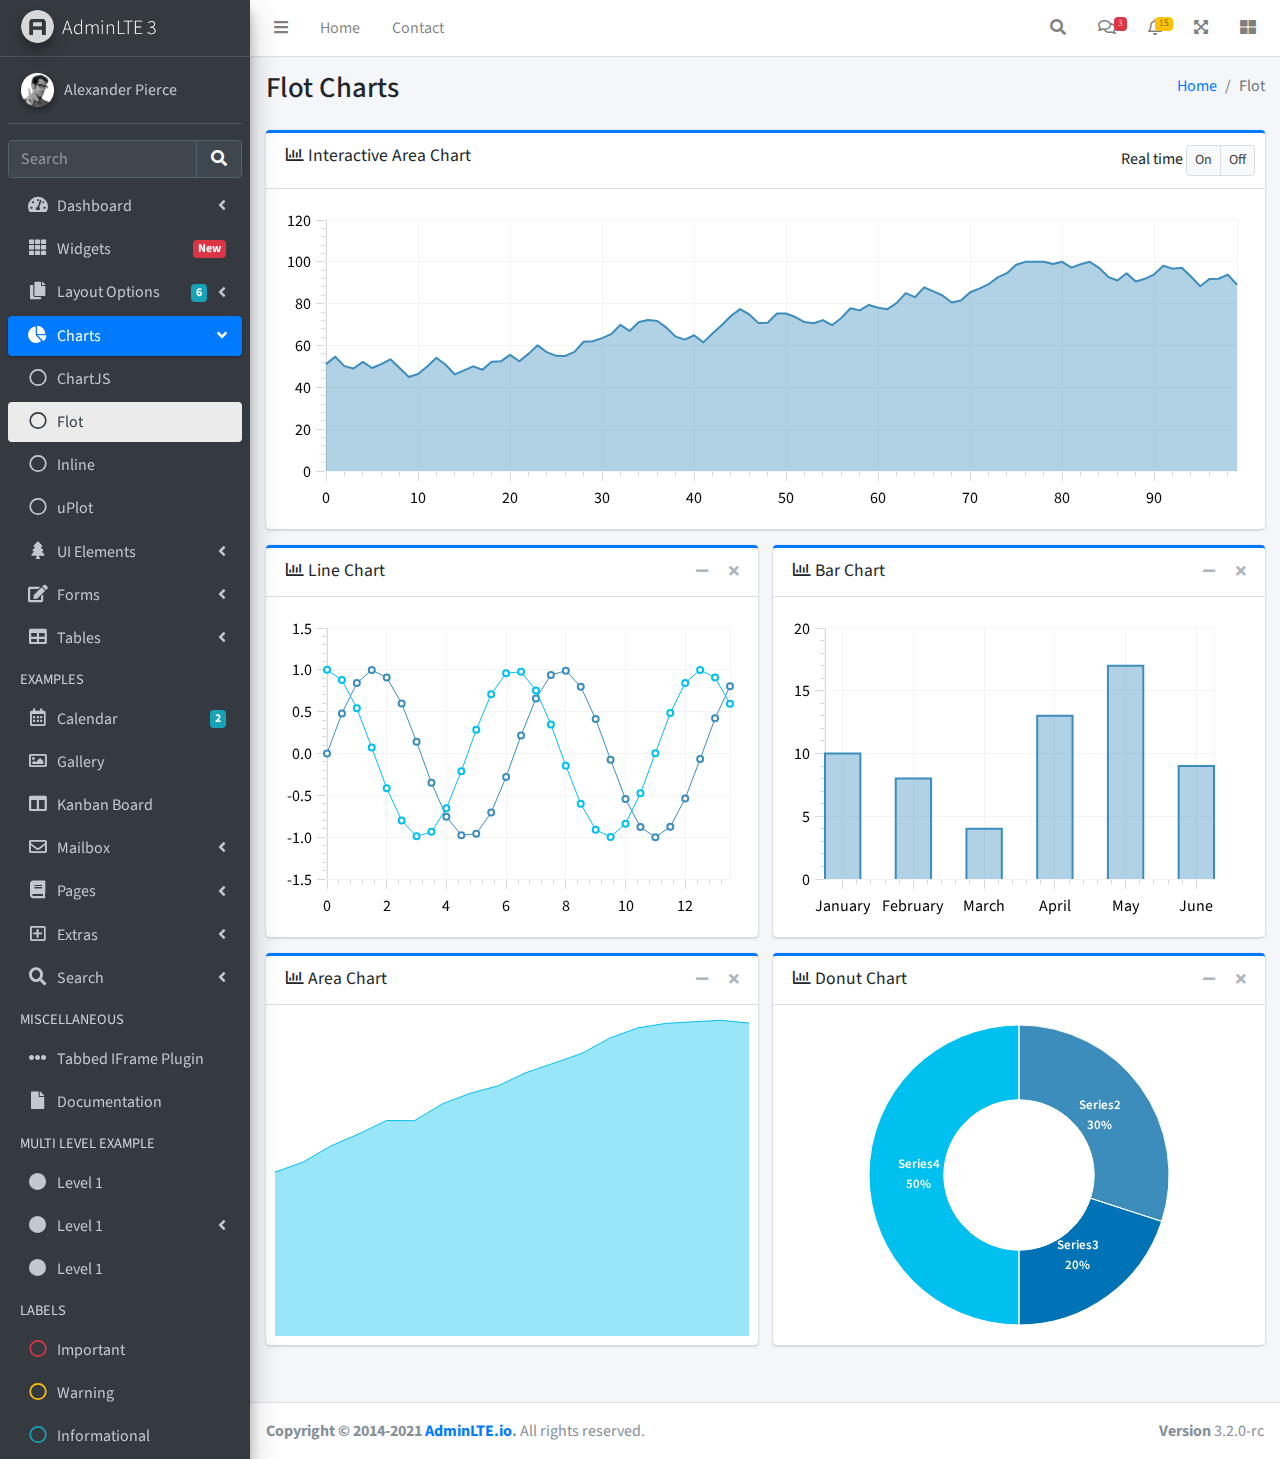
<file: common/pages/charts/flot.html>
<!DOCTYPE html>
<html lang="en">
<head>
  <meta charset="utf-8">
  <meta name="viewport" content="width=device-width, initial-scale=1">
  <title>AdminLTE 3 | Flot Charts</title>

  <!-- Google Font: Source Sans Pro -->
  <link rel="stylesheet" href="https://fonts.googleapis.com/css?family=Source+Sans+Pro:300,400,400i,700&display=fallback">
  <!-- Font Awesome -->
  <link rel="stylesheet" href="../../plugins/fontawesome-free/css/all.min.css">
  <!-- Theme style -->
  <link rel="stylesheet" href="../../dist/css/adminlte.min.css">
</head>
<body class="hold-transition sidebar-mini">
<div class="wrapper">
  <!-- Navbar -->
  <nav class="main-header navbar navbar-expand navbar-white navbar-light">
    <!-- Left navbar links -->
    <ul class="navbar-nav">
      <li class="nav-item">
        <a class="nav-link" data-widget="pushmenu" href="#" role="button"><i class="fas fa-bars"></i></a>
      </li>
      <li class="nav-item d-none d-sm-inline-block">
        <a href="../../index3.html" class="nav-link">Home</a>
      </li>
      <li class="nav-item d-none d-sm-inline-block">
        <a href="#" class="nav-link">Contact</a>
      </li>
    </ul>

    <!-- Right navbar links -->
    <ul class="navbar-nav ml-auto">
      <!-- Navbar Search -->
      <li class="nav-item">
        <a class="nav-link" data-widget="navbar-search" href="#" role="button">
          <i class="fas fa-search"></i>
        </a>
        <div class="navbar-search-block">
          <form class="form-inline">
            <div class="input-group input-group-sm">
              <input class="form-control form-control-navbar" type="search" placeholder="Search" aria-label="Search">
              <div class="input-group-append">
                <button class="btn btn-navbar" type="submit">
                  <i class="fas fa-search"></i>
                </button>
                <button class="btn btn-navbar" type="button" data-widget="navbar-search">
                  <i class="fas fa-times"></i>
                </button>
              </div>
            </div>
          </form>
        </div>
      </li>

      <!-- Messages Dropdown Menu -->
      <li class="nav-item dropdown">
        <a class="nav-link" data-toggle="dropdown" href="#">
          <i class="far fa-comments"></i>
          <span class="badge badge-danger navbar-badge">3</span>
        </a>
        <div class="dropdown-menu dropdown-menu-lg dropdown-menu-right">
          <a href="#" class="dropdown-item">
            <!-- Message Start -->
            <div class="media">
              <img src="../../dist/img/user1-128x128.jpg" alt="User Avatar" class="img-size-50 mr-3 img-circle">
              <div class="media-body">
                <h3 class="dropdown-item-title">
                  Brad Diesel
                  <span class="float-right text-sm text-danger"><i class="fas fa-star"></i></span>
                </h3>
                <p class="text-sm">Call me whenever you can...</p>
                <p class="text-sm text-muted"><i class="far fa-clock mr-1"></i> 4 Hours Ago</p>
              </div>
            </div>
            <!-- Message End -->
          </a>
          <div class="dropdown-divider"></div>
          <a href="#" class="dropdown-item">
            <!-- Message Start -->
            <div class="media">
              <img src="../../dist/img/user8-128x128.jpg" alt="User Avatar" class="img-size-50 img-circle mr-3">
              <div class="media-body">
                <h3 class="dropdown-item-title">
                  John Pierce
                  <span class="float-right text-sm text-muted"><i class="fas fa-star"></i></span>
                </h3>
                <p class="text-sm">I got your message bro</p>
                <p class="text-sm text-muted"><i class="far fa-clock mr-1"></i> 4 Hours Ago</p>
              </div>
            </div>
            <!-- Message End -->
          </a>
          <div class="dropdown-divider"></div>
          <a href="#" class="dropdown-item">
            <!-- Message Start -->
            <div class="media">
              <img src="../../dist/img/user3-128x128.jpg" alt="User Avatar" class="img-size-50 img-circle mr-3">
              <div class="media-body">
                <h3 class="dropdown-item-title">
                  Nora Silvester
                  <span class="float-right text-sm text-warning"><i class="fas fa-star"></i></span>
                </h3>
                <p class="text-sm">The subject goes here</p>
                <p class="text-sm text-muted"><i class="far fa-clock mr-1"></i> 4 Hours Ago</p>
              </div>
            </div>
            <!-- Message End -->
          </a>
          <div class="dropdown-divider"></div>
          <a href="#" class="dropdown-item dropdown-footer">See All Messages</a>
        </div>
      </li>
      <!-- Notifications Dropdown Menu -->
      <li class="nav-item dropdown">
        <a class="nav-link" data-toggle="dropdown" href="#">
          <i class="far fa-bell"></i>
          <span class="badge badge-warning navbar-badge">15</span>
        </a>
        <div class="dropdown-menu dropdown-menu-lg dropdown-menu-right">
          <span class="dropdown-item dropdown-header">15 Notifications</span>
          <div class="dropdown-divider"></div>
          <a href="#" class="dropdown-item">
            <i class="fas fa-envelope mr-2"></i> 4 new messages
            <span class="float-right text-muted text-sm">3 mins</span>
          </a>
          <div class="dropdown-divider"></div>
          <a href="#" class="dropdown-item">
            <i class="fas fa-users mr-2"></i> 8 friend requests
            <span class="float-right text-muted text-sm">12 hours</span>
          </a>
          <div class="dropdown-divider"></div>
          <a href="#" class="dropdown-item">
            <i class="fas fa-file mr-2"></i> 3 new reports
            <span class="float-right text-muted text-sm">2 days</span>
          </a>
          <div class="dropdown-divider"></div>
          <a href="#" class="dropdown-item dropdown-footer">See All Notifications</a>
        </div>
      </li>
      <li class="nav-item">
        <a class="nav-link" data-widget="fullscreen" href="#" role="button">
          <i class="fas fa-expand-arrows-alt"></i>
        </a>
      </li>
      <li class="nav-item">
        <a class="nav-link" data-widget="control-sidebar" data-slide="true" href="#" role="button">
          <i class="fas fa-th-large"></i>
        </a>
      </li>
    </ul>
  </nav>
  <!-- /.navbar -->

  <!-- Main Sidebar Container -->
  <aside class="main-sidebar sidebar-dark-primary elevation-4">
    <!-- Brand Logo -->
    <a href="../../index3.html" class="brand-link">
      <img src="../../dist/img/AdminLTELogo.png" alt="AdminLTE Logo" class="brand-image img-circle elevation-3" style="opacity: .8">
      <span class="brand-text font-weight-light">AdminLTE 3</span>
    </a>

    <!-- Sidebar -->
    <div class="sidebar">
      <!-- Sidebar user panel (optional) -->
      <div class="user-panel mt-3 pb-3 mb-3 d-flex">
        <div class="image">
          <img src="../../dist/img/user2-160x160.jpg" class="img-circle elevation-2" alt="User Image">
        </div>
        <div class="info">
          <a href="#" class="d-block">Alexander Pierce</a>
        </div>
      </div>

      <!-- SidebarSearch Form -->
      <div class="form-inline">
        <div class="input-group" data-widget="sidebar-search">
          <input class="form-control form-control-sidebar" type="search" placeholder="Search" aria-label="Search">
          <div class="input-group-append">
            <button class="btn btn-sidebar">
              <i class="fas fa-search fa-fw"></i>
            </button>
          </div>
        </div>
      </div>

      <!-- Sidebar Menu -->
      <nav class="mt-2">
        <ul class="nav nav-pills nav-sidebar flex-column" data-widget="treeview" role="menu" data-accordion="false">
          <!-- Add icons to the links using the .nav-icon class
               with font-awesome or any other icon font library -->
          <li class="nav-item">
            <a href="#" class="nav-link">
              <i class="nav-icon fas fa-tachometer-alt"></i>
              <p>
                Dashboard
                <i class="right fas fa-angle-left"></i>
              </p>
            </a>
            <ul class="nav nav-treeview">
              <li class="nav-item">
                <a href="../../index.html" class="nav-link">
                  <i class="far fa-circle nav-icon"></i>
                  <p>Dashboard v1</p>
                </a>
              </li>
              <li class="nav-item">
                <a href="../../index2.html" class="nav-link">
                  <i class="far fa-circle nav-icon"></i>
                  <p>Dashboard v2</p>
                </a>
              </li>
              <li class="nav-item">
                <a href="../../index3.html" class="nav-link">
                  <i class="far fa-circle nav-icon"></i>
                  <p>Dashboard v3</p>
                </a>
              </li>
            </ul>
          </li>
          <li class="nav-item">
            <a href="../widgets.html" class="nav-link">
              <i class="nav-icon fas fa-th"></i>
              <p>
                Widgets
                <span class="right badge badge-danger">New</span>
              </p>
            </a>
          </li>
          <li class="nav-item">
            <a href="#" class="nav-link">
              <i class="nav-icon fas fa-copy"></i>
              <p>
                Layout Options
                <i class="fas fa-angle-left right"></i>
                <span class="badge badge-info right">6</span>
              </p>
            </a>
            <ul class="nav nav-treeview">
              <li class="nav-item">
                <a href="../layout/top-nav.html" class="nav-link">
                  <i class="far fa-circle nav-icon"></i>
                  <p>Top Navigation</p>
                </a>
              </li>
              <li class="nav-item">
                <a href="../layout/top-nav-sidebar.html" class="nav-link">
                  <i class="far fa-circle nav-icon"></i>
                  <p>Top Navigation + Sidebar</p>
                </a>
              </li>
              <li class="nav-item">
                <a href="../layout/boxed.html" class="nav-link">
                  <i class="far fa-circle nav-icon"></i>
                  <p>Boxed</p>
                </a>
              </li>
              <li class="nav-item">
                <a href="../layout/fixed-sidebar.html" class="nav-link">
                  <i class="far fa-circle nav-icon"></i>
                  <p>Fixed Sidebar</p>
                </a>
              </li>
              <li class="nav-item">
                <a href="../layout/fixed-sidebar-custom.html" class="nav-link">
                  <i class="far fa-circle nav-icon"></i>
                  <p>Fixed Sidebar <small>+ Custom Area</small></p>
                </a>
              </li>
              <li class="nav-item">
                <a href="../layout/fixed-topnav.html" class="nav-link">
                  <i class="far fa-circle nav-icon"></i>
                  <p>Fixed Navbar</p>
                </a>
              </li>
              <li class="nav-item">
                <a href="../layout/fixed-footer.html" class="nav-link">
                  <i class="far fa-circle nav-icon"></i>
                  <p>Fixed Footer</p>
                </a>
              </li>
              <li class="nav-item">
                <a href="../layout/collapsed-sidebar.html" class="nav-link">
                  <i class="far fa-circle nav-icon"></i>
                  <p>Collapsed Sidebar</p>
                </a>
              </li>
            </ul>
          </li>
          <li class="nav-item menu-open">
            <a href="#" class="nav-link active">
              <i class="nav-icon fas fa-chart-pie"></i>
              <p>
                Charts
                <i class="right fas fa-angle-left"></i>
              </p>
            </a>
            <ul class="nav nav-treeview">
              <li class="nav-item">
                <a href="chartjs.html" class="nav-link">
                  <i class="far fa-circle nav-icon"></i>
                  <p>ChartJS</p>
                </a>
              </li>
              <li class="nav-item">
                <a href="flot.html" class="nav-link active">
                  <i class="far fa-circle nav-icon"></i>
                  <p>Flot</p>
                </a>
              </li>
              <li class="nav-item">
                <a href="inline.html" class="nav-link">
                  <i class="far fa-circle nav-icon"></i>
                  <p>Inline</p>
                </a>
              </li>
              <li class="nav-item">
                <a href="uplot.html" class="nav-link">
                  <i class="far fa-circle nav-icon"></i>
                  <p>uPlot</p>
                </a>
              </li>
            </ul>
          </li>
          <li class="nav-item">
            <a href="#" class="nav-link">
              <i class="nav-icon fas fa-tree"></i>
              <p>
                UI Elements
                <i class="fas fa-angle-left right"></i>
              </p>
            </a>
            <ul class="nav nav-treeview">
              <li class="nav-item">
                <a href="../UI/general.html" class="nav-link">
                  <i class="far fa-circle nav-icon"></i>
                  <p>General</p>
                </a>
              </li>
              <li class="nav-item">
                <a href="../UI/icons.html" class="nav-link">
                  <i class="far fa-circle nav-icon"></i>
                  <p>Icons</p>
                </a>
              </li>
              <li class="nav-item">
                <a href="../UI/buttons.html" class="nav-link">
                  <i class="far fa-circle nav-icon"></i>
                  <p>Buttons</p>
                </a>
              </li>
              <li class="nav-item">
                <a href="../UI/sliders.html" class="nav-link">
                  <i class="far fa-circle nav-icon"></i>
                  <p>Sliders</p>
                </a>
              </li>
              <li class="nav-item">
                <a href="../UI/modals.html" class="nav-link">
                  <i class="far fa-circle nav-icon"></i>
                  <p>Modals & Alerts</p>
                </a>
              </li>
              <li class="nav-item">
                <a href="../UI/navbar.html" class="nav-link">
                  <i class="far fa-circle nav-icon"></i>
                  <p>Navbar & Tabs</p>
                </a>
              </li>
              <li class="nav-item">
                <a href="../UI/timeline.html" class="nav-link">
                  <i class="far fa-circle nav-icon"></i>
                  <p>Timeline</p>
                </a>
              </li>
              <li class="nav-item">
                <a href="../UI/ribbons.html" class="nav-link">
                  <i class="far fa-circle nav-icon"></i>
                  <p>Ribbons</p>
                </a>
              </li>
            </ul>
          </li>
          <li class="nav-item">
            <a href="#" class="nav-link">
              <i class="nav-icon fas fa-edit"></i>
              <p>
                Forms
                <i class="fas fa-angle-left right"></i>
              </p>
            </a>
            <ul class="nav nav-treeview">
              <li class="nav-item">
                <a href="../forms/general.html" class="nav-link">
                  <i class="far fa-circle nav-icon"></i>
                  <p>General Elements</p>
                </a>
              </li>
              <li class="nav-item">
                <a href="../forms/advanced.html" class="nav-link">
                  <i class="far fa-circle nav-icon"></i>
                  <p>Advanced Elements</p>
                </a>
              </li>
              <li class="nav-item">
                <a href="../forms/editors.html" class="nav-link">
                  <i class="far fa-circle nav-icon"></i>
                  <p>Editors</p>
                </a>
              </li>
              <li class="nav-item">
                <a href="../forms/validation.html" class="nav-link">
                  <i class="far fa-circle nav-icon"></i>
                  <p>Validation</p>
                </a>
              </li>
            </ul>
          </li>
          <li class="nav-item">
            <a href="#" class="nav-link">
              <i class="nav-icon fas fa-table"></i>
              <p>
                Tables
                <i class="fas fa-angle-left right"></i>
              </p>
            </a>
            <ul class="nav nav-treeview">
              <li class="nav-item">
                <a href="../tables/simple.html" class="nav-link">
                  <i class="far fa-circle nav-icon"></i>
                  <p>Simple Tables</p>
                </a>
              </li>
              <li class="nav-item">
                <a href="../tables/data.html" class="nav-link">
                  <i class="far fa-circle nav-icon"></i>
                  <p>DataTables</p>
                </a>
              </li>
              <li class="nav-item">
                <a href="../tables/jsgrid.html" class="nav-link">
                  <i class="far fa-circle nav-icon"></i>
                  <p>jsGrid</p>
                </a>
              </li>
            </ul>
          </li>
          <li class="nav-header">EXAMPLES</li>
          <li class="nav-item">
            <a href="../calendar.html" class="nav-link">
              <i class="nav-icon far fa-calendar-alt"></i>
              <p>
                Calendar
                <span class="badge badge-info right">2</span>
              </p>
            </a>
          </li>
          <li class="nav-item">
            <a href="../gallery.html" class="nav-link">
              <i class="nav-icon far fa-image"></i>
              <p>
                Gallery
              </p>
            </a>
          </li>
          <li class="nav-item">
            <a href="../kanban.html" class="nav-link">
              <i class="nav-icon fas fa-columns"></i>
              <p>
                Kanban Board
              </p>
            </a>
          </li>
          <li class="nav-item">
            <a href="#" class="nav-link">
              <i class="nav-icon far fa-envelope"></i>
              <p>
                Mailbox
                <i class="fas fa-angle-left right"></i>
              </p>
            </a>
            <ul class="nav nav-treeview">
              <li class="nav-item">
                <a href="../mailbox/mailbox.html" class="nav-link">
                  <i class="far fa-circle nav-icon"></i>
                  <p>Inbox</p>
                </a>
              </li>
              <li class="nav-item">
                <a href="../mailbox/compose.html" class="nav-link">
                  <i class="far fa-circle nav-icon"></i>
                  <p>Compose</p>
                </a>
              </li>
              <li class="nav-item">
                <a href="../mailbox/read-mail.html" class="nav-link">
                  <i class="far fa-circle nav-icon"></i>
                  <p>Read</p>
                </a>
              </li>
            </ul>
          </li>
          <li class="nav-item">
            <a href="#" class="nav-link">
              <i class="nav-icon fas fa-book"></i>
              <p>
                Pages
                <i class="fas fa-angle-left right"></i>
              </p>
            </a>
            <ul class="nav nav-treeview">
              <li class="nav-item">
                <a href="../examples/invoice.html" class="nav-link">
                  <i class="far fa-circle nav-icon"></i>
                  <p>Invoice</p>
                </a>
              </li>
              <li class="nav-item">
                <a href="../examples/profile.html" class="nav-link">
                  <i class="far fa-circle nav-icon"></i>
                  <p>Profile</p>
                </a>
              </li>
              <li class="nav-item">
                <a href="../examples/e-commerce.html" class="nav-link">
                  <i class="far fa-circle nav-icon"></i>
                  <p>E-commerce</p>
                </a>
              </li>
              <li class="nav-item">
                <a href="../examples/projects.html" class="nav-link">
                  <i class="far fa-circle nav-icon"></i>
                  <p>Projects</p>
                </a>
              </li>
              <li class="nav-item">
                <a href="../examples/project-add.html" class="nav-link">
                  <i class="far fa-circle nav-icon"></i>
                  <p>Project Add</p>
                </a>
              </li>
              <li class="nav-item">
                <a href="../examples/project-edit.html" class="nav-link">
                  <i class="far fa-circle nav-icon"></i>
                  <p>Project Edit</p>
                </a>
              </li>
              <li class="nav-item">
                <a href="../examples/project-detail.html" class="nav-link">
                  <i class="far fa-circle nav-icon"></i>
                  <p>Project Detail</p>
                </a>
              </li>
              <li class="nav-item">
                <a href="../examples/contacts.html" class="nav-link">
                  <i class="far fa-circle nav-icon"></i>
                  <p>Contacts</p>
                </a>
              </li>
              <li class="nav-item">
                <a href="../examples/faq.html" class="nav-link">
                  <i class="far fa-circle nav-icon"></i>
                  <p>FAQ</p>
                </a>
              </li>
              <li class="nav-item">
                <a href="../examples/contact-us.html" class="nav-link">
                  <i class="far fa-circle nav-icon"></i>
                  <p>Contact us</p>
                </a>
              </li>
            </ul>
          </li>
          <li class="nav-item">
            <a href="#" class="nav-link">
              <i class="nav-icon far fa-plus-square"></i>
              <p>
                Extras
                <i class="fas fa-angle-left right"></i>
              </p>
            </a>
            <ul class="nav nav-treeview">
              <li class="nav-item">
                <a href="#" class="nav-link">
                  <i class="far fa-circle nav-icon"></i>
                  <p>
                    Login & Register v1
                    <i class="fas fa-angle-left right"></i>
                  </p>
                </a>
                <ul class="nav nav-treeview">
                  <li class="nav-item">
                    <a href="../examples/login.html" class="nav-link">
                      <i class="far fa-circle nav-icon"></i>
                      <p>Login v1</p>
                    </a>
                  </li>
                  <li class="nav-item">
                    <a href="../examples/register.html" class="nav-link">
                      <i class="far fa-circle nav-icon"></i>
                      <p>Register v1</p>
                    </a>
                  </li>
                  <li class="nav-item">
                    <a href="../examples/forgot-password.html" class="nav-link">
                      <i class="far fa-circle nav-icon"></i>
                      <p>Forgot Password v1</p>
                    </a>
                  </li>
                  <li class="nav-item">
                    <a href="../examples/recover-password.html" class="nav-link">
                      <i class="far fa-circle nav-icon"></i>
                      <p>Recover Password v1</p>
                    </a>
                  </li>
                </ul>
              </li>
              <li class="nav-item">
                <a href="#" class="nav-link">
                  <i class="far fa-circle nav-icon"></i>
                  <p>
                    Login & Register v2
                    <i class="fas fa-angle-left right"></i>
                  </p>
                </a>
                <ul class="nav nav-treeview">
                  <li class="nav-item">
                    <a href="../examples/login-v2.html" class="nav-link">
                      <i class="far fa-circle nav-icon"></i>
                      <p>Login v2</p>
                    </a>
                  </li>
                  <li class="nav-item">
                    <a href="../examples/register-v2.html" class="nav-link">
                      <i class="far fa-circle nav-icon"></i>
                      <p>Register v2</p>
                    </a>
                  </li>
                  <li class="nav-item">
                    <a href="../examples/forgot-password-v2.html" class="nav-link">
                      <i class="far fa-circle nav-icon"></i>
                      <p>Forgot Password v2</p>
                    </a>
                  </li>
                  <li class="nav-item">
                    <a href="../examples/recover-password-v2.html" class="nav-link">
                      <i class="far fa-circle nav-icon"></i>
                      <p>Recover Password v2</p>
                    </a>
                  </li>
                </ul>
              </li>
              <li class="nav-item">
                <a href="../examples/lockscreen.html" class="nav-link">
                  <i class="far fa-circle nav-icon"></i>
                  <p>Lockscreen</p>
                </a>
              </li>
              <li class="nav-item">
                <a href="../examples/legacy-user-menu.html" class="nav-link">
                  <i class="far fa-circle nav-icon"></i>
                  <p>Legacy User Menu</p>
                </a>
              </li>
              <li class="nav-item">
                <a href="../examples/language-menu.html" class="nav-link">
                  <i class="far fa-circle nav-icon"></i>
                  <p>Language Menu</p>
                </a>
              </li>
              <li class="nav-item">
                <a href="../examples/404.html" class="nav-link">
                  <i class="far fa-circle nav-icon"></i>
                  <p>Error 404</p>
                </a>
              </li>
              <li class="nav-item">
                <a href="../examples/500.html" class="nav-link">
                  <i class="far fa-circle nav-icon"></i>
                  <p>Error 500</p>
                </a>
              </li>
              <li class="nav-item">
                <a href="../examples/pace.html" class="nav-link">
                  <i class="far fa-circle nav-icon"></i>
                  <p>Pace</p>
                </a>
              </li>
              <li class="nav-item">
                <a href="../examples/blank.html" class="nav-link">
                  <i class="far fa-circle nav-icon"></i>
                  <p>Blank Page</p>
                </a>
              </li>
              <li class="nav-item">
                <a href="../../starter.html" class="nav-link">
                  <i class="far fa-circle nav-icon"></i>
                  <p>Starter Page</p>
                </a>
              </li>
            </ul>
          </li>
          <li class="nav-item">
            <a href="#" class="nav-link">
              <i class="nav-icon fas fa-search"></i>
              <p>
                Search
                <i class="fas fa-angle-left right"></i>
              </p>
            </a>
            <ul class="nav nav-treeview">
              <li class="nav-item">
                <a href="../search/simple.html" class="nav-link">
                  <i class="far fa-circle nav-icon"></i>
                  <p>Simple Search</p>
                </a>
              </li>
              <li class="nav-item">
                <a href="../search/enhanced.html" class="nav-link">
                  <i class="far fa-circle nav-icon"></i>
                  <p>Enhanced</p>
                </a>
              </li>
            </ul>
          </li>
          <li class="nav-header">MISCELLANEOUS</li>
          <li class="nav-item">
            <a href="../../iframe.html" class="nav-link">
              <i class="nav-icon fas fa-ellipsis-h"></i>
              <p>Tabbed IFrame Plugin</p>
            </a>
          </li>
          <li class="nav-item">
            <a href="https://adminlte.io/docs/3.1/" class="nav-link">
              <i class="nav-icon fas fa-file"></i>
              <p>Documentation</p>
            </a>
          </li>
          <li class="nav-header">MULTI LEVEL EXAMPLE</li>
          <li class="nav-item">
            <a href="#" class="nav-link">
              <i class="fas fa-circle nav-icon"></i>
              <p>Level 1</p>
            </a>
          </li>
          <li class="nav-item">
            <a href="#" class="nav-link">
              <i class="nav-icon fas fa-circle"></i>
              <p>
                Level 1
                <i class="right fas fa-angle-left"></i>
              </p>
            </a>
            <ul class="nav nav-treeview">
              <li class="nav-item">
                <a href="#" class="nav-link">
                  <i class="far fa-circle nav-icon"></i>
                  <p>Level 2</p>
                </a>
              </li>
              <li class="nav-item">
                <a href="#" class="nav-link">
                  <i class="far fa-circle nav-icon"></i>
                  <p>
                    Level 2
                    <i class="right fas fa-angle-left"></i>
                  </p>
                </a>
                <ul class="nav nav-treeview">
                  <li class="nav-item">
                    <a href="#" class="nav-link">
                      <i class="far fa-dot-circle nav-icon"></i>
                      <p>Level 3</p>
                    </a>
                  </li>
                  <li class="nav-item">
                    <a href="#" class="nav-link">
                      <i class="far fa-dot-circle nav-icon"></i>
                      <p>Level 3</p>
                    </a>
                  </li>
                  <li class="nav-item">
                    <a href="#" class="nav-link">
                      <i class="far fa-dot-circle nav-icon"></i>
                      <p>Level 3</p>
                    </a>
                  </li>
                </ul>
              </li>
              <li class="nav-item">
                <a href="#" class="nav-link">
                  <i class="far fa-circle nav-icon"></i>
                  <p>Level 2</p>
                </a>
              </li>
            </ul>
          </li>
          <li class="nav-item">
            <a href="#" class="nav-link">
              <i class="fas fa-circle nav-icon"></i>
              <p>Level 1</p>
            </a>
          </li>
          <li class="nav-header">LABELS</li>
          <li class="nav-item">
            <a href="#" class="nav-link">
              <i class="nav-icon far fa-circle text-danger"></i>
              <p class="text">Important</p>
            </a>
          </li>
          <li class="nav-item">
            <a href="#" class="nav-link">
              <i class="nav-icon far fa-circle text-warning"></i>
              <p>Warning</p>
            </a>
          </li>
          <li class="nav-item">
            <a href="#" class="nav-link">
              <i class="nav-icon far fa-circle text-info"></i>
              <p>Informational</p>
            </a>
          </li>
        </ul>
      </nav>
      <!-- /.sidebar-menu -->
    </div>
    <!-- /.sidebar -->
  </aside>

  <!-- Content Wrapper. Contains page content -->
  <div class="content-wrapper">
    <!-- Content Header (Page header) -->
    <section class="content-header">
      <div class="container-fluid">
        <div class="row mb-2">
          <div class="col-sm-6">
            <h1>Flot Charts</h1>
          </div>
          <div class="col-sm-6">
            <ol class="breadcrumb float-sm-right">
              <li class="breadcrumb-item"><a href="#">Home</a></li>
              <li class="breadcrumb-item active">Flot</li>
            </ol>
          </div>
        </div>
      </div><!-- /.container-fluid -->
    </section>

    <!-- Main content -->
    <section class="content">
      <div class="container-fluid">
        <div class="row">
          <div class="col-12">
            <!-- interactive chart -->
            <div class="card card-primary card-outline">
              <div class="card-header">
                <h3 class="card-title">
                  <i class="far fa-chart-bar"></i>
                  Interactive Area Chart
                </h3>

                <div class="card-tools">
                  Real time
                  <div class="btn-group" id="realtime" data-toggle="btn-toggle">
                    <button type="button" class="btn btn-default btn-sm active" data-toggle="on">On</button>
                    <button type="button" class="btn btn-default btn-sm" data-toggle="off">Off</button>
                  </div>
                </div>
              </div>
              <div class="card-body">
                <div id="interactive" style="height: 300px;"></div>
              </div>
              <!-- /.card-body-->
            </div>
            <!-- /.card -->

          </div>
          <!-- /.col -->
        </div>
        <!-- /.row -->

        <div class="row">
          <div class="col-md-6">
            <!-- Line chart -->
            <div class="card card-primary card-outline">
              <div class="card-header">
                <h3 class="card-title">
                  <i class="far fa-chart-bar"></i>
                  Line Chart
                </h3>

                <div class="card-tools">
                  <button type="button" class="btn btn-tool" data-card-widget="collapse">
                    <i class="fas fa-minus"></i>
                  </button>
                  <button type="button" class="btn btn-tool" data-card-widget="remove">
                    <i class="fas fa-times"></i>
                  </button>
                </div>
              </div>
              <div class="card-body">
                <div id="line-chart" style="height: 300px;"></div>
              </div>
              <!-- /.card-body-->
            </div>
            <!-- /.card -->

            <!-- Area chart -->
            <div class="card card-primary card-outline">
              <div class="card-header">
                <h3 class="card-title">
                  <i class="far fa-chart-bar"></i>
                  Area Chart
                </h3>

                <div class="card-tools">
                  <button type="button" class="btn btn-tool" data-card-widget="collapse">
                    <i class="fas fa-minus"></i>
                  </button>
                  <button type="button" class="btn btn-tool" data-card-widget="remove">
                    <i class="fas fa-times"></i>
                  </button>
                </div>
              </div>
              <div class="card-body">
                <div id="area-chart" style="height: 338px;" class="full-width-chart"></div>
              </div>
              <!-- /.card-body-->
            </div>
            <!-- /.card -->

          </div>
          <!-- /.col -->

          <div class="col-md-6">
            <!-- Bar chart -->
            <div class="card card-primary card-outline">
              <div class="card-header">
                <h3 class="card-title">
                  <i class="far fa-chart-bar"></i>
                  Bar Chart
                </h3>

                <div class="card-tools">
                  <button type="button" class="btn btn-tool" data-card-widget="collapse">
                    <i class="fas fa-minus"></i>
                  </button>
                  <button type="button" class="btn btn-tool" data-card-widget="remove">
                    <i class="fas fa-times"></i>
                  </button>
                </div>
              </div>
              <div class="card-body">
                <div id="bar-chart" style="height: 300px;"></div>
              </div>
              <!-- /.card-body-->
            </div>
            <!-- /.card -->

            <!-- Donut chart -->
            <div class="card card-primary card-outline">
              <div class="card-header">
                <h3 class="card-title">
                  <i class="far fa-chart-bar"></i>
                  Donut Chart
                </h3>

                <div class="card-tools">
                  <button type="button" class="btn btn-tool" data-card-widget="collapse">
                    <i class="fas fa-minus"></i>
                  </button>
                  <button type="button" class="btn btn-tool" data-card-widget="remove">
                    <i class="fas fa-times"></i>
                  </button>
                </div>
              </div>
              <div class="card-body">
                <div id="donut-chart" style="height: 300px;"></div>
              </div>
              <!-- /.card-body-->
            </div>
            <!-- /.card -->
          </div>
          <!-- /.col -->
        </div>
        <!-- /.row -->
      </div><!-- /.container-fluid -->
    </section>
    <!-- /.content -->
  </div>
  <!-- /.content-wrapper -->

  <footer class="main-footer">
    <div class="float-right d-none d-sm-block">
      <b>Version</b> 3.2.0-rc
    </div>
    <strong>Copyright &copy; 2014-2021 <a href="https://adminlte.io">AdminLTE.io</a>.</strong> All rights reserved.
  </footer>

  <!-- Control Sidebar -->
  <aside class="control-sidebar control-sidebar-dark">
    <!-- Control sidebar content goes here -->
  </aside>
  <!-- /.control-sidebar -->
</div>
<!-- ./wrapper -->

<!-- jQuery -->
<script src="../../plugins/jquery/jquery.min.js"></script>
<!-- Bootstrap 4 -->
<script src="../../plugins/bootstrap/js/bootstrap.bundle.min.js"></script>
<!-- AdminLTE App -->
<script src="../../dist/js/adminlte.min.js"></script>
<!-- FLOT CHARTS -->
<script src="../../plugins/flot/jquery.flot.js"></script>
<!-- FLOT RESIZE PLUGIN - allows the chart to redraw when the window is resized -->
<script src="../../plugins/flot/plugins/jquery.flot.resize.js"></script>
<!-- FLOT PIE PLUGIN - also used to draw donut charts -->
<script src="../../plugins/flot/plugins/jquery.flot.pie.js"></script>
<!-- AdminLTE for demo purposes -->
<script src="../../dist/js/demo.js"></script>
<!-- Page specific script -->
<script>
  $(function () {
    /*
     * Flot Interactive Chart
     * -----------------------
     */
    // We use an inline data source in the example, usually data would
    // be fetched from a server
    var data        = [],
        totalPoints = 100

    function getRandomData() {

      if (data.length > 0) {
        data = data.slice(1)
      }

      // Do a random walk
      while (data.length < totalPoints) {

        var prev = data.length > 0 ? data[data.length - 1] : 50,
            y    = prev + Math.random() * 10 - 5

        if (y < 0) {
          y = 0
        } else if (y > 100) {
          y = 100
        }

        data.push(y)
      }

      // Zip the generated y values with the x values
      var res = []
      for (var i = 0; i < data.length; ++i) {
        res.push([i, data[i]])
      }

      return res
    }

    var interactive_plot = $.plot('#interactive', [
        {
          data: getRandomData(),
        }
      ],
      {
        grid: {
          borderColor: '#f3f3f3',
          borderWidth: 1,
          tickColor: '#f3f3f3'
        },
        series: {
          color: '#3c8dbc',
          lines: {
            lineWidth: 2,
            show: true,
            fill: true,
          },
        },
        yaxis: {
          min: 0,
          max: 100,
          show: true
        },
        xaxis: {
          show: true
        }
      }
    )

    var updateInterval = 500 //Fetch data ever x milliseconds
    var realtime       = 'on' //If == to on then fetch data every x seconds. else stop fetching
    function update() {

      interactive_plot.setData([getRandomData()])

      // Since the axes don't change, we don't need to call plot.setupGrid()
      interactive_plot.draw()
      if (realtime === 'on') {
        setTimeout(update, updateInterval)
      }
    }

    //INITIALIZE REALTIME DATA FETCHING
    if (realtime === 'on') {
      update()
    }
    //REALTIME TOGGLE
    $('#realtime .btn').click(function () {
      if ($(this).data('toggle') === 'on') {
        realtime = 'on'
      }
      else {
        realtime = 'off'
      }
      update()
    })
    /*
     * END INTERACTIVE CHART
     */


    /*
     * LINE CHART
     * ----------
     */
    //LINE randomly generated data

    var sin = [],
        cos = []
    for (var i = 0; i < 14; i += 0.5) {
      sin.push([i, Math.sin(i)])
      cos.push([i, Math.cos(i)])
    }
    var line_data1 = {
      data : sin,
      color: '#3c8dbc'
    }
    var line_data2 = {
      data : cos,
      color: '#00c0ef'
    }
    $.plot('#line-chart', [line_data1, line_data2], {
      grid  : {
        hoverable  : true,
        borderColor: '#f3f3f3',
        borderWidth: 1,
        tickColor  : '#f3f3f3'
      },
      series: {
        shadowSize: 0,
        lines     : {
          show: true
        },
        points    : {
          show: true
        }
      },
      lines : {
        fill : false,
        color: ['#3c8dbc', '#f56954']
      },
      yaxis : {
        show: true
      },
      xaxis : {
        show: true
      }
    })
    //Initialize tooltip on hover
    $('<div class="tooltip-inner" id="line-chart-tooltip"></div>').css({
      position: 'absolute',
      display : 'none',
      opacity : 0.8
    }).appendTo('body')
    $('#line-chart').bind('plothover', function (event, pos, item) {

      if (item) {
        var x = item.datapoint[0].toFixed(2),
            y = item.datapoint[1].toFixed(2)

        $('#line-chart-tooltip').html(item.series.label + ' of ' + x + ' = ' + y)
          .css({
            top : item.pageY + 5,
            left: item.pageX + 5
          })
          .fadeIn(200)
      } else {
        $('#line-chart-tooltip').hide()
      }

    })
    /* END LINE CHART */

    /*
     * FULL WIDTH STATIC AREA CHART
     * -----------------
     */
    var areaData = [[2, 88.0], [3, 93.3], [4, 102.0], [5, 108.5], [6, 115.7], [7, 115.6],
      [8, 124.6], [9, 130.3], [10, 134.3], [11, 141.4], [12, 146.5], [13, 151.7], [14, 159.9],
      [15, 165.4], [16, 167.8], [17, 168.7], [18, 169.5], [19, 168.0]]
    $.plot('#area-chart', [areaData], {
      grid  : {
        borderWidth: 0
      },
      series: {
        shadowSize: 0, // Drawing is faster without shadows
        color     : '#00c0ef',
        lines : {
          fill: true //Converts the line chart to area chart
        },
      },
      yaxis : {
        show: false
      },
      xaxis : {
        show: false
      }
    })

    /* END AREA CHART */

    /*
     * BAR CHART
     * ---------
     */

    var bar_data = {
      data : [[1,10], [2,8], [3,4], [4,13], [5,17], [6,9]],
      bars: { show: true }
    }
    $.plot('#bar-chart', [bar_data], {
      grid  : {
        borderWidth: 1,
        borderColor: '#f3f3f3',
        tickColor  : '#f3f3f3'
      },
      series: {
         bars: {
          show: true, barWidth: 0.5, align: 'center',
        },
      },
      colors: ['#3c8dbc'],
      xaxis : {
        ticks: [[1,'January'], [2,'February'], [3,'March'], [4,'April'], [5,'May'], [6,'June']]
      }
    })
    /* END BAR CHART */

    /*
     * DONUT CHART
     * -----------
     */

    var donutData = [
      {
        label: 'Series2',
        data : 30,
        color: '#3c8dbc'
      },
      {
        label: 'Series3',
        data : 20,
        color: '#0073b7'
      },
      {
        label: 'Series4',
        data : 50,
        color: '#00c0ef'
      }
    ]
    $.plot('#donut-chart', donutData, {
      series: {
        pie: {
          show       : true,
          radius     : 1,
          innerRadius: 0.5,
          label      : {
            show     : true,
            radius   : 2 / 3,
            formatter: labelFormatter,
            threshold: 0.1
          }

        }
      },
      legend: {
        show: false
      }
    })
    /*
     * END DONUT CHART
     */

  })

  /*
   * Custom Label formatter
   * ----------------------
   */
  function labelFormatter(label, series) {
    return '<div style="font-size:13px; text-align:center; padding:2px; color: #fff; font-weight: 600;">'
      + label
      + '<br>'
      + Math.round(series.percent) + '%</div>'
  }
</script>
</body>
</html>
</file>
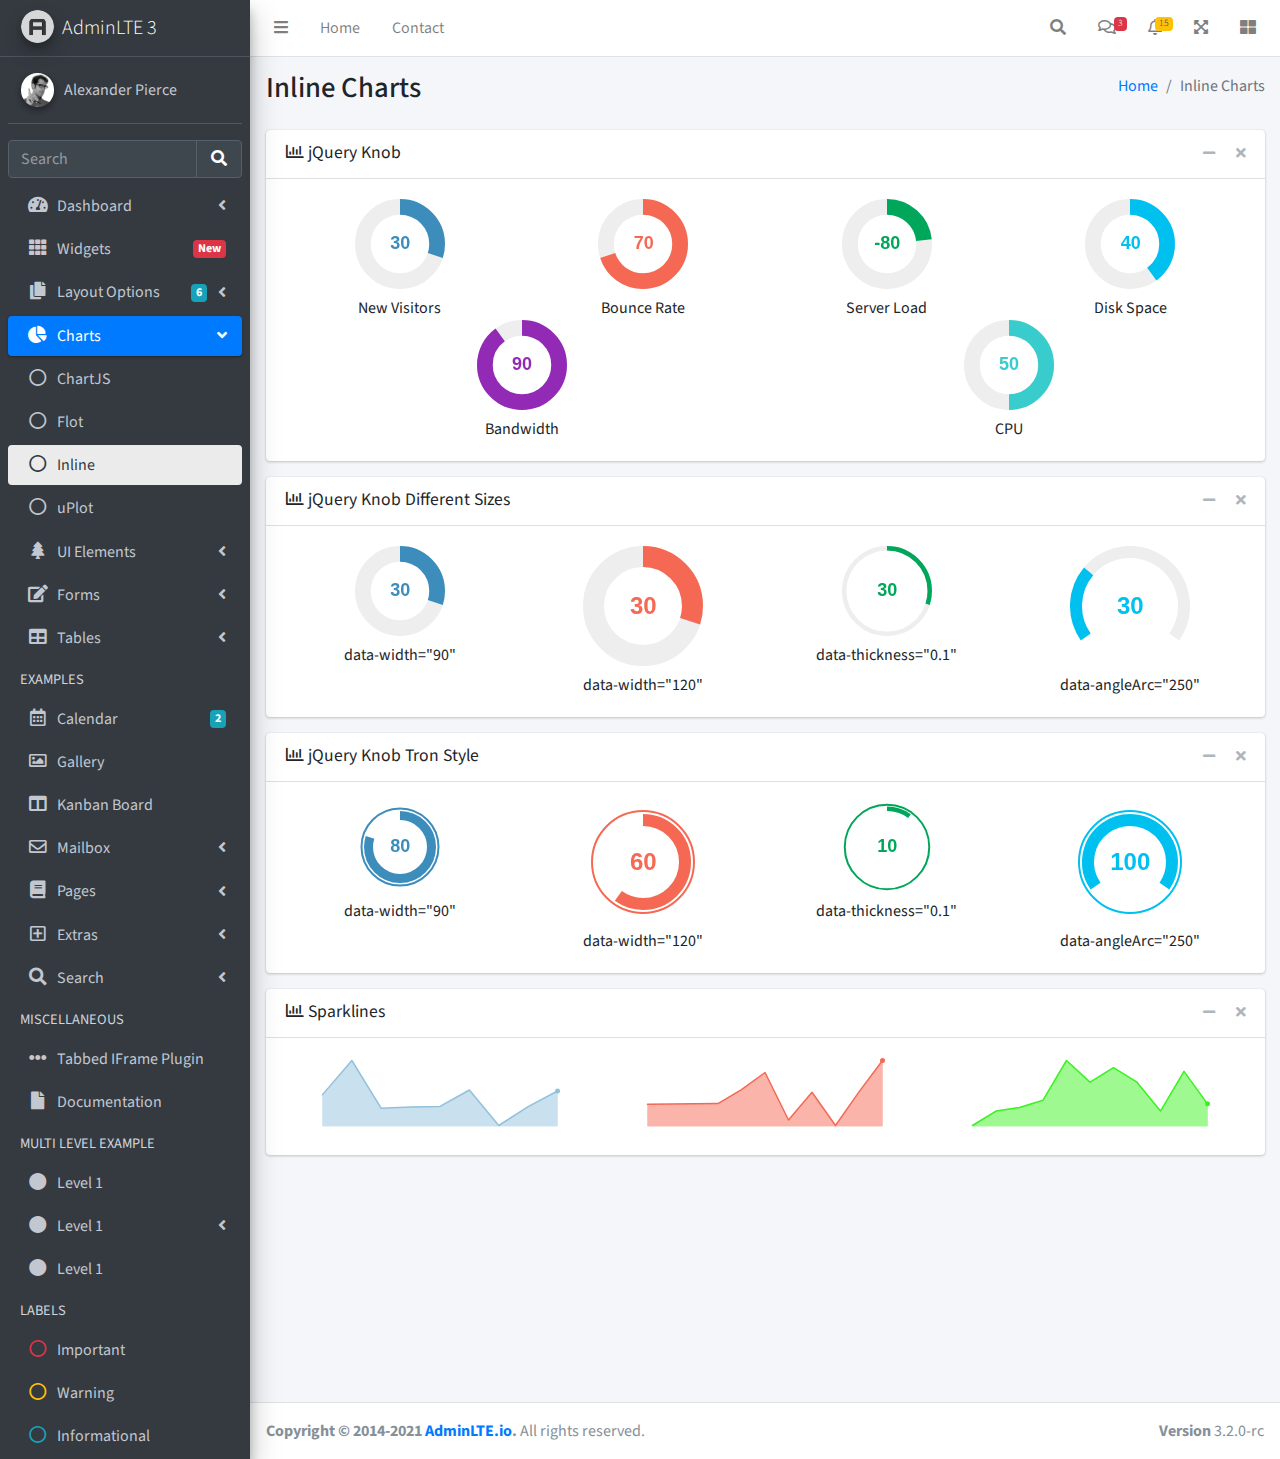
<file: common/pages/charts/inline.html>
<!DOCTYPE html>
<html lang="en">
<head>
  <meta charset="utf-8">
  <meta name="viewport" content="width=device-width, initial-scale=1">
  <title>AdminLTE 3 | Inline Charts</title>

  <!-- Google Font: Source Sans Pro -->
  <link rel="stylesheet" href="https://fonts.googleapis.com/css?family=Source+Sans+Pro:300,400,400i,700&display=fallback">
  <!-- Font Awesome -->
  <link rel="stylesheet" href="../../plugins/fontawesome-free/css/all.min.css">
  <!-- Theme style -->
  <link rel="stylesheet" href="../../dist/css/adminlte.min.css">
</head>
<body class="hold-transition sidebar-mini">
<div class="wrapper">
  <!-- Navbar -->
  <nav class="main-header navbar navbar-expand navbar-white navbar-light">
    <!-- Left navbar links -->
    <ul class="navbar-nav">
      <li class="nav-item">
        <a class="nav-link" data-widget="pushmenu" href="#" role="button"><i class="fas fa-bars"></i></a>
      </li>
      <li class="nav-item d-none d-sm-inline-block">
        <a href="../../index3.html" class="nav-link">Home</a>
      </li>
      <li class="nav-item d-none d-sm-inline-block">
        <a href="#" class="nav-link">Contact</a>
      </li>
    </ul>

    <!-- Right navbar links -->
    <ul class="navbar-nav ml-auto">
      <!-- Navbar Search -->
      <li class="nav-item">
        <a class="nav-link" data-widget="navbar-search" href="#" role="button">
          <i class="fas fa-search"></i>
        </a>
        <div class="navbar-search-block">
          <form class="form-inline">
            <div class="input-group input-group-sm">
              <input class="form-control form-control-navbar" type="search" placeholder="Search" aria-label="Search">
              <div class="input-group-append">
                <button class="btn btn-navbar" type="submit">
                  <i class="fas fa-search"></i>
                </button>
                <button class="btn btn-navbar" type="button" data-widget="navbar-search">
                  <i class="fas fa-times"></i>
                </button>
              </div>
            </div>
          </form>
        </div>
      </li>

      <!-- Messages Dropdown Menu -->
      <li class="nav-item dropdown">
        <a class="nav-link" data-toggle="dropdown" href="#">
          <i class="far fa-comments"></i>
          <span class="badge badge-danger navbar-badge">3</span>
        </a>
        <div class="dropdown-menu dropdown-menu-lg dropdown-menu-right">
          <a href="#" class="dropdown-item">
            <!-- Message Start -->
            <div class="media">
              <img src="../../dist/img/user1-128x128.jpg" alt="User Avatar" class="img-size-50 mr-3 img-circle">
              <div class="media-body">
                <h3 class="dropdown-item-title">
                  Brad Diesel
                  <span class="float-right text-sm text-danger"><i class="fas fa-star"></i></span>
                </h3>
                <p class="text-sm">Call me whenever you can...</p>
                <p class="text-sm text-muted"><i class="far fa-clock mr-1"></i> 4 Hours Ago</p>
              </div>
            </div>
            <!-- Message End -->
          </a>
          <div class="dropdown-divider"></div>
          <a href="#" class="dropdown-item">
            <!-- Message Start -->
            <div class="media">
              <img src="../../dist/img/user8-128x128.jpg" alt="User Avatar" class="img-size-50 img-circle mr-3">
              <div class="media-body">
                <h3 class="dropdown-item-title">
                  John Pierce
                  <span class="float-right text-sm text-muted"><i class="fas fa-star"></i></span>
                </h3>
                <p class="text-sm">I got your message bro</p>
                <p class="text-sm text-muted"><i class="far fa-clock mr-1"></i> 4 Hours Ago</p>
              </div>
            </div>
            <!-- Message End -->
          </a>
          <div class="dropdown-divider"></div>
          <a href="#" class="dropdown-item">
            <!-- Message Start -->
            <div class="media">
              <img src="../../dist/img/user3-128x128.jpg" alt="User Avatar" class="img-size-50 img-circle mr-3">
              <div class="media-body">
                <h3 class="dropdown-item-title">
                  Nora Silvester
                  <span class="float-right text-sm text-warning"><i class="fas fa-star"></i></span>
                </h3>
                <p class="text-sm">The subject goes here</p>
                <p class="text-sm text-muted"><i class="far fa-clock mr-1"></i> 4 Hours Ago</p>
              </div>
            </div>
            <!-- Message End -->
          </a>
          <div class="dropdown-divider"></div>
          <a href="#" class="dropdown-item dropdown-footer">See All Messages</a>
        </div>
      </li>
      <!-- Notifications Dropdown Menu -->
      <li class="nav-item dropdown">
        <a class="nav-link" data-toggle="dropdown" href="#">
          <i class="far fa-bell"></i>
          <span class="badge badge-warning navbar-badge">15</span>
        </a>
        <div class="dropdown-menu dropdown-menu-lg dropdown-menu-right">
          <span class="dropdown-item dropdown-header">15 Notifications</span>
          <div class="dropdown-divider"></div>
          <a href="#" class="dropdown-item">
            <i class="fas fa-envelope mr-2"></i> 4 new messages
            <span class="float-right text-muted text-sm">3 mins</span>
          </a>
          <div class="dropdown-divider"></div>
          <a href="#" class="dropdown-item">
            <i class="fas fa-users mr-2"></i> 8 friend requests
            <span class="float-right text-muted text-sm">12 hours</span>
          </a>
          <div class="dropdown-divider"></div>
          <a href="#" class="dropdown-item">
            <i class="fas fa-file mr-2"></i> 3 new reports
            <span class="float-right text-muted text-sm">2 days</span>
          </a>
          <div class="dropdown-divider"></div>
          <a href="#" class="dropdown-item dropdown-footer">See All Notifications</a>
        </div>
      </li>
      <li class="nav-item">
        <a class="nav-link" data-widget="fullscreen" href="#" role="button">
          <i class="fas fa-expand-arrows-alt"></i>
        </a>
      </li>
      <li class="nav-item">
        <a class="nav-link" data-widget="control-sidebar" data-slide="true" href="#" role="button">
          <i class="fas fa-th-large"></i>
        </a>
      </li>
    </ul>
  </nav>
  <!-- /.navbar -->

  <!-- Main Sidebar Container -->
  <aside class="main-sidebar sidebar-dark-primary elevation-4">
    <!-- Brand Logo -->
    <a href="../../index3.html" class="brand-link">
      <img src="../../dist/img/AdminLTELogo.png" alt="AdminLTE Logo" class="brand-image img-circle elevation-3" style="opacity: .8">
      <span class="brand-text font-weight-light">AdminLTE 3</span>
    </a>

    <!-- Sidebar -->
    <div class="sidebar">
      <!-- Sidebar user panel (optional) -->
      <div class="user-panel mt-3 pb-3 mb-3 d-flex">
        <div class="image">
          <img src="../../dist/img/user2-160x160.jpg" class="img-circle elevation-2" alt="User Image">
        </div>
        <div class="info">
          <a href="#" class="d-block">Alexander Pierce</a>
        </div>
      </div>

      <!-- SidebarSearch Form -->
      <div class="form-inline">
        <div class="input-group" data-widget="sidebar-search">
          <input class="form-control form-control-sidebar" type="search" placeholder="Search" aria-label="Search">
          <div class="input-group-append">
            <button class="btn btn-sidebar">
              <i class="fas fa-search fa-fw"></i>
            </button>
          </div>
        </div>
      </div>

      <!-- Sidebar Menu -->
      <nav class="mt-2">
        <ul class="nav nav-pills nav-sidebar flex-column" data-widget="treeview" role="menu" data-accordion="false">
          <!-- Add icons to the links using the .nav-icon class
               with font-awesome or any other icon font library -->
          <li class="nav-item">
            <a href="#" class="nav-link">
              <i class="nav-icon fas fa-tachometer-alt"></i>
              <p>
                Dashboard
                <i class="right fas fa-angle-left"></i>
              </p>
            </a>
            <ul class="nav nav-treeview">
              <li class="nav-item">
                <a href="../../index.html" class="nav-link">
                  <i class="far fa-circle nav-icon"></i>
                  <p>Dashboard v1</p>
                </a>
              </li>
              <li class="nav-item">
                <a href="../../index2.html" class="nav-link">
                  <i class="far fa-circle nav-icon"></i>
                  <p>Dashboard v2</p>
                </a>
              </li>
              <li class="nav-item">
                <a href="../../index3.html" class="nav-link">
                  <i class="far fa-circle nav-icon"></i>
                  <p>Dashboard v3</p>
                </a>
              </li>
            </ul>
          </li>
          <li class="nav-item">
            <a href="../widgets.html" class="nav-link">
              <i class="nav-icon fas fa-th"></i>
              <p>
                Widgets
                <span class="right badge badge-danger">New</span>
              </p>
            </a>
          </li>
          <li class="nav-item">
            <a href="#" class="nav-link">
              <i class="nav-icon fas fa-copy"></i>
              <p>
                Layout Options
                <i class="fas fa-angle-left right"></i>
                <span class="badge badge-info right">6</span>
              </p>
            </a>
            <ul class="nav nav-treeview">
              <li class="nav-item">
                <a href="../layout/top-nav.html" class="nav-link">
                  <i class="far fa-circle nav-icon"></i>
                  <p>Top Navigation</p>
                </a>
              </li>
              <li class="nav-item">
                <a href="../layout/top-nav-sidebar.html" class="nav-link">
                  <i class="far fa-circle nav-icon"></i>
                  <p>Top Navigation + Sidebar</p>
                </a>
              </li>
              <li class="nav-item">
                <a href="../layout/boxed.html" class="nav-link">
                  <i class="far fa-circle nav-icon"></i>
                  <p>Boxed</p>
                </a>
              </li>
              <li class="nav-item">
                <a href="../layout/fixed-sidebar.html" class="nav-link">
                  <i class="far fa-circle nav-icon"></i>
                  <p>Fixed Sidebar</p>
                </a>
              </li>
              <li class="nav-item">
                <a href="../layout/fixed-sidebar-custom.html" class="nav-link">
                  <i class="far fa-circle nav-icon"></i>
                  <p>Fixed Sidebar <small>+ Custom Area</small></p>
                </a>
              </li>
              <li class="nav-item">
                <a href="../layout/fixed-topnav.html" class="nav-link">
                  <i class="far fa-circle nav-icon"></i>
                  <p>Fixed Navbar</p>
                </a>
              </li>
              <li class="nav-item">
                <a href="../layout/fixed-footer.html" class="nav-link">
                  <i class="far fa-circle nav-icon"></i>
                  <p>Fixed Footer</p>
                </a>
              </li>
              <li class="nav-item">
                <a href="../layout/collapsed-sidebar.html" class="nav-link">
                  <i class="far fa-circle nav-icon"></i>
                  <p>Collapsed Sidebar</p>
                </a>
              </li>
            </ul>
          </li>
          <li class="nav-item menu-open">
            <a href="#" class="nav-link active">
              <i class="nav-icon fas fa-chart-pie"></i>
              <p>
                Charts
                <i class="right fas fa-angle-left"></i>
              </p>
            </a>
            <ul class="nav nav-treeview">
              <li class="nav-item">
                <a href="chartjs.html" class="nav-link">
                  <i class="far fa-circle nav-icon"></i>
                  <p>ChartJS</p>
                </a>
              </li>
              <li class="nav-item">
                <a href="flot.html" class="nav-link">
                  <i class="far fa-circle nav-icon"></i>
                  <p>Flot</p>
                </a>
              </li>
              <li class="nav-item">
                <a href="inline.html" class="nav-link active">
                  <i class="far fa-circle nav-icon"></i>
                  <p>Inline</p>
                </a>
              </li>
              <li class="nav-item">
                <a href="uplot.html" class="nav-link">
                  <i class="far fa-circle nav-icon"></i>
                  <p>uPlot</p>
                </a>
              </li>
            </ul>
          </li>
          <li class="nav-item">
            <a href="#" class="nav-link">
              <i class="nav-icon fas fa-tree"></i>
              <p>
                UI Elements
                <i class="fas fa-angle-left right"></i>
              </p>
            </a>
            <ul class="nav nav-treeview">
              <li class="nav-item">
                <a href="../UI/general.html" class="nav-link">
                  <i class="far fa-circle nav-icon"></i>
                  <p>General</p>
                </a>
              </li>
              <li class="nav-item">
                <a href="../UI/icons.html" class="nav-link">
                  <i class="far fa-circle nav-icon"></i>
                  <p>Icons</p>
                </a>
              </li>
              <li class="nav-item">
                <a href="../UI/buttons.html" class="nav-link">
                  <i class="far fa-circle nav-icon"></i>
                  <p>Buttons</p>
                </a>
              </li>
              <li class="nav-item">
                <a href="../UI/sliders.html" class="nav-link">
                  <i class="far fa-circle nav-icon"></i>
                  <p>Sliders</p>
                </a>
              </li>
              <li class="nav-item">
                <a href="../UI/modals.html" class="nav-link">
                  <i class="far fa-circle nav-icon"></i>
                  <p>Modals & Alerts</p>
                </a>
              </li>
              <li class="nav-item">
                <a href="../UI/navbar.html" class="nav-link">
                  <i class="far fa-circle nav-icon"></i>
                  <p>Navbar & Tabs</p>
                </a>
              </li>
              <li class="nav-item">
                <a href="../UI/timeline.html" class="nav-link">
                  <i class="far fa-circle nav-icon"></i>
                  <p>Timeline</p>
                </a>
              </li>
              <li class="nav-item">
                <a href="../UI/ribbons.html" class="nav-link">
                  <i class="far fa-circle nav-icon"></i>
                  <p>Ribbons</p>
                </a>
              </li>
            </ul>
          </li>
          <li class="nav-item">
            <a href="#" class="nav-link">
              <i class="nav-icon fas fa-edit"></i>
              <p>
                Forms
                <i class="fas fa-angle-left right"></i>
              </p>
            </a>
            <ul class="nav nav-treeview">
              <li class="nav-item">
                <a href="../forms/general.html" class="nav-link">
                  <i class="far fa-circle nav-icon"></i>
                  <p>General Elements</p>
                </a>
              </li>
              <li class="nav-item">
                <a href="../forms/advanced.html" class="nav-link">
                  <i class="far fa-circle nav-icon"></i>
                  <p>Advanced Elements</p>
                </a>
              </li>
              <li class="nav-item">
                <a href="../forms/editors.html" class="nav-link">
                  <i class="far fa-circle nav-icon"></i>
                  <p>Editors</p>
                </a>
              </li>
              <li class="nav-item">
                <a href="../forms/validation.html" class="nav-link">
                  <i class="far fa-circle nav-icon"></i>
                  <p>Validation</p>
                </a>
              </li>
            </ul>
          </li>
          <li class="nav-item">
            <a href="#" class="nav-link">
              <i class="nav-icon fas fa-table"></i>
              <p>
                Tables
                <i class="fas fa-angle-left right"></i>
              </p>
            </a>
            <ul class="nav nav-treeview">
              <li class="nav-item">
                <a href="../tables/simple.html" class="nav-link">
                  <i class="far fa-circle nav-icon"></i>
                  <p>Simple Tables</p>
                </a>
              </li>
              <li class="nav-item">
                <a href="../tables/data.html" class="nav-link">
                  <i class="far fa-circle nav-icon"></i>
                  <p>DataTables</p>
                </a>
              </li>
              <li class="nav-item">
                <a href="../tables/jsgrid.html" class="nav-link">
                  <i class="far fa-circle nav-icon"></i>
                  <p>jsGrid</p>
                </a>
              </li>
            </ul>
          </li>
          <li class="nav-header">EXAMPLES</li>
          <li class="nav-item">
            <a href="../calendar.html" class="nav-link">
              <i class="nav-icon far fa-calendar-alt"></i>
              <p>
                Calendar
                <span class="badge badge-info right">2</span>
              </p>
            </a>
          </li>
          <li class="nav-item">
            <a href="../gallery.html" class="nav-link">
              <i class="nav-icon far fa-image"></i>
              <p>
                Gallery
              </p>
            </a>
          </li>
          <li class="nav-item">
            <a href="../kanban.html" class="nav-link">
              <i class="nav-icon fas fa-columns"></i>
              <p>
                Kanban Board
              </p>
            </a>
          </li>
          <li class="nav-item">
            <a href="#" class="nav-link">
              <i class="nav-icon far fa-envelope"></i>
              <p>
                Mailbox
                <i class="fas fa-angle-left right"></i>
              </p>
            </a>
            <ul class="nav nav-treeview">
              <li class="nav-item">
                <a href="../mailbox/mailbox.html" class="nav-link">
                  <i class="far fa-circle nav-icon"></i>
                  <p>Inbox</p>
                </a>
              </li>
              <li class="nav-item">
                <a href="../mailbox/compose.html" class="nav-link">
                  <i class="far fa-circle nav-icon"></i>
                  <p>Compose</p>
                </a>
              </li>
              <li class="nav-item">
                <a href="../mailbox/read-mail.html" class="nav-link">
                  <i class="far fa-circle nav-icon"></i>
                  <p>Read</p>
                </a>
              </li>
            </ul>
          </li>
          <li class="nav-item">
            <a href="#" class="nav-link">
              <i class="nav-icon fas fa-book"></i>
              <p>
                Pages
                <i class="fas fa-angle-left right"></i>
              </p>
            </a>
            <ul class="nav nav-treeview">
              <li class="nav-item">
                <a href="../examples/invoice.html" class="nav-link">
                  <i class="far fa-circle nav-icon"></i>
                  <p>Invoice</p>
                </a>
              </li>
              <li class="nav-item">
                <a href="../examples/profile.html" class="nav-link">
                  <i class="far fa-circle nav-icon"></i>
                  <p>Profile</p>
                </a>
              </li>
              <li class="nav-item">
                <a href="../examples/e-commerce.html" class="nav-link">
                  <i class="far fa-circle nav-icon"></i>
                  <p>E-commerce</p>
                </a>
              </li>
              <li class="nav-item">
                <a href="../examples/projects.html" class="nav-link">
                  <i class="far fa-circle nav-icon"></i>
                  <p>Projects</p>
                </a>
              </li>
              <li class="nav-item">
                <a href="../examples/project-add.html" class="nav-link">
                  <i class="far fa-circle nav-icon"></i>
                  <p>Project Add</p>
                </a>
              </li>
              <li class="nav-item">
                <a href="../examples/project-edit.html" class="nav-link">
                  <i class="far fa-circle nav-icon"></i>
                  <p>Project Edit</p>
                </a>
              </li>
              <li class="nav-item">
                <a href="../examples/project-detail.html" class="nav-link">
                  <i class="far fa-circle nav-icon"></i>
                  <p>Project Detail</p>
                </a>
              </li>
              <li class="nav-item">
                <a href="../examples/contacts.html" class="nav-link">
                  <i class="far fa-circle nav-icon"></i>
                  <p>Contacts</p>
                </a>
              </li>
              <li class="nav-item">
                <a href="../examples/faq.html" class="nav-link">
                  <i class="far fa-circle nav-icon"></i>
                  <p>FAQ</p>
                </a>
              </li>
              <li class="nav-item">
                <a href="../examples/contact-us.html" class="nav-link">
                  <i class="far fa-circle nav-icon"></i>
                  <p>Contact us</p>
                </a>
              </li>
            </ul>
          </li>
          <li class="nav-item">
            <a href="#" class="nav-link">
              <i class="nav-icon far fa-plus-square"></i>
              <p>
                Extras
                <i class="fas fa-angle-left right"></i>
              </p>
            </a>
            <ul class="nav nav-treeview">
              <li class="nav-item">
                <a href="#" class="nav-link">
                  <i class="far fa-circle nav-icon"></i>
                  <p>
                    Login & Register v1
                    <i class="fas fa-angle-left right"></i>
                  </p>
                </a>
                <ul class="nav nav-treeview">
                  <li class="nav-item">
                    <a href="../examples/login.html" class="nav-link">
                      <i class="far fa-circle nav-icon"></i>
                      <p>Login v1</p>
                    </a>
                  </li>
                  <li class="nav-item">
                    <a href="../examples/register.html" class="nav-link">
                      <i class="far fa-circle nav-icon"></i>
                      <p>Register v1</p>
                    </a>
                  </li>
                  <li class="nav-item">
                    <a href="../examples/forgot-password.html" class="nav-link">
                      <i class="far fa-circle nav-icon"></i>
                      <p>Forgot Password v1</p>
                    </a>
                  </li>
                  <li class="nav-item">
                    <a href="../examples/recover-password.html" class="nav-link">
                      <i class="far fa-circle nav-icon"></i>
                      <p>Recover Password v1</p>
                    </a>
                  </li>
                </ul>
              </li>
              <li class="nav-item">
                <a href="#" class="nav-link">
                  <i class="far fa-circle nav-icon"></i>
                  <p>
                    Login & Register v2
                    <i class="fas fa-angle-left right"></i>
                  </p>
                </a>
                <ul class="nav nav-treeview">
                  <li class="nav-item">
                    <a href="../examples/login-v2.html" class="nav-link">
                      <i class="far fa-circle nav-icon"></i>
                      <p>Login v2</p>
                    </a>
                  </li>
                  <li class="nav-item">
                    <a href="../examples/register-v2.html" class="nav-link">
                      <i class="far fa-circle nav-icon"></i>
                      <p>Register v2</p>
                    </a>
                  </li>
                  <li class="nav-item">
                    <a href="../examples/forgot-password-v2.html" class="nav-link">
                      <i class="far fa-circle nav-icon"></i>
                      <p>Forgot Password v2</p>
                    </a>
                  </li>
                  <li class="nav-item">
                    <a href="../examples/recover-password-v2.html" class="nav-link">
                      <i class="far fa-circle nav-icon"></i>
                      <p>Recover Password v2</p>
                    </a>
                  </li>
                </ul>
              </li>
              <li class="nav-item">
                <a href="../examples/lockscreen.html" class="nav-link">
                  <i class="far fa-circle nav-icon"></i>
                  <p>Lockscreen</p>
                </a>
              </li>
              <li class="nav-item">
                <a href="../examples/legacy-user-menu.html" class="nav-link">
                  <i class="far fa-circle nav-icon"></i>
                  <p>Legacy User Menu</p>
                </a>
              </li>
              <li class="nav-item">
                <a href="../examples/language-menu.html" class="nav-link">
                  <i class="far fa-circle nav-icon"></i>
                  <p>Language Menu</p>
                </a>
              </li>
              <li class="nav-item">
                <a href="../examples/404.html" class="nav-link">
                  <i class="far fa-circle nav-icon"></i>
                  <p>Error 404</p>
                </a>
              </li>
              <li class="nav-item">
                <a href="../examples/500.html" class="nav-link">
                  <i class="far fa-circle nav-icon"></i>
                  <p>Error 500</p>
                </a>
              </li>
              <li class="nav-item">
                <a href="../examples/pace.html" class="nav-link">
                  <i class="far fa-circle nav-icon"></i>
                  <p>Pace</p>
                </a>
              </li>
              <li class="nav-item">
                <a href="../examples/blank.html" class="nav-link">
                  <i class="far fa-circle nav-icon"></i>
                  <p>Blank Page</p>
                </a>
              </li>
              <li class="nav-item">
                <a href="../../starter.html" class="nav-link">
                  <i class="far fa-circle nav-icon"></i>
                  <p>Starter Page</p>
                </a>
              </li>
            </ul>
          </li>
          <li class="nav-item">
            <a href="#" class="nav-link">
              <i class="nav-icon fas fa-search"></i>
              <p>
                Search
                <i class="fas fa-angle-left right"></i>
              </p>
            </a>
            <ul class="nav nav-treeview">
              <li class="nav-item">
                <a href="../search/simple.html" class="nav-link">
                  <i class="far fa-circle nav-icon"></i>
                  <p>Simple Search</p>
                </a>
              </li>
              <li class="nav-item">
                <a href="../search/enhanced.html" class="nav-link">
                  <i class="far fa-circle nav-icon"></i>
                  <p>Enhanced</p>
                </a>
              </li>
            </ul>
          </li>
          <li class="nav-header">MISCELLANEOUS</li>
          <li class="nav-item">
            <a href="../../iframe.html" class="nav-link">
              <i class="nav-icon fas fa-ellipsis-h"></i>
              <p>Tabbed IFrame Plugin</p>
            </a>
          </li>
          <li class="nav-item">
            <a href="https://adminlte.io/docs/3.1/" class="nav-link">
              <i class="nav-icon fas fa-file"></i>
              <p>Documentation</p>
            </a>
          </li>
          <li class="nav-header">MULTI LEVEL EXAMPLE</li>
          <li class="nav-item">
            <a href="#" class="nav-link">
              <i class="fas fa-circle nav-icon"></i>
              <p>Level 1</p>
            </a>
          </li>
          <li class="nav-item">
            <a href="#" class="nav-link">
              <i class="nav-icon fas fa-circle"></i>
              <p>
                Level 1
                <i class="right fas fa-angle-left"></i>
              </p>
            </a>
            <ul class="nav nav-treeview">
              <li class="nav-item">
                <a href="#" class="nav-link">
                  <i class="far fa-circle nav-icon"></i>
                  <p>Level 2</p>
                </a>
              </li>
              <li class="nav-item">
                <a href="#" class="nav-link">
                  <i class="far fa-circle nav-icon"></i>
                  <p>
                    Level 2
                    <i class="right fas fa-angle-left"></i>
                  </p>
                </a>
                <ul class="nav nav-treeview">
                  <li class="nav-item">
                    <a href="#" class="nav-link">
                      <i class="far fa-dot-circle nav-icon"></i>
                      <p>Level 3</p>
                    </a>
                  </li>
                  <li class="nav-item">
                    <a href="#" class="nav-link">
                      <i class="far fa-dot-circle nav-icon"></i>
                      <p>Level 3</p>
                    </a>
                  </li>
                  <li class="nav-item">
                    <a href="#" class="nav-link">
                      <i class="far fa-dot-circle nav-icon"></i>
                      <p>Level 3</p>
                    </a>
                  </li>
                </ul>
              </li>
              <li class="nav-item">
                <a href="#" class="nav-link">
                  <i class="far fa-circle nav-icon"></i>
                  <p>Level 2</p>
                </a>
              </li>
            </ul>
          </li>
          <li class="nav-item">
            <a href="#" class="nav-link">
              <i class="fas fa-circle nav-icon"></i>
              <p>Level 1</p>
            </a>
          </li>
          <li class="nav-header">LABELS</li>
          <li class="nav-item">
            <a href="#" class="nav-link">
              <i class="nav-icon far fa-circle text-danger"></i>
              <p class="text">Important</p>
            </a>
          </li>
          <li class="nav-item">
            <a href="#" class="nav-link">
              <i class="nav-icon far fa-circle text-warning"></i>
              <p>Warning</p>
            </a>
          </li>
          <li class="nav-item">
            <a href="#" class="nav-link">
              <i class="nav-icon far fa-circle text-info"></i>
              <p>Informational</p>
            </a>
          </li>
        </ul>
      </nav>
      <!-- /.sidebar-menu -->
    </div>
    <!-- /.sidebar -->
  </aside>

  <!-- Content Wrapper. Contains page content -->
  <div class="content-wrapper">
    <!-- Content Header (Page header) -->
    <section class="content-header">
      <div class="container-fluid">
        <div class="row mb-2">
          <div class="col-sm-6">
            <h1>Inline Charts</h1>
          </div>
          <div class="col-sm-6">
            <ol class="breadcrumb float-sm-right">
              <li class="breadcrumb-item"><a href="#">Home</a></li>
              <li class="breadcrumb-item active">Inline Charts</li>
            </ol>
          </div>
        </div>
      </div><!-- /.container-fluid -->
    </section>

    <!-- Main content -->
    <section class="content">
      <div class="container-fluid">
        <!-- row -->
        <div class="row">
          <div class="col-12">
            <!-- jQuery Knob -->
            <div class="card">
              <div class="card-header">
                <h3 class="card-title">
                  <i class="far fa-chart-bar"></i>
                  jQuery Knob
                </h3>

                <div class="card-tools">
                  <button type="button" class="btn btn-tool" data-card-widget="collapse">
                    <i class="fas fa-minus"></i>
                  </button>
                  <button type="button" class="btn btn-tool" data-card-widget="remove">
                    <i class="fas fa-times"></i>
                  </button>
                </div>
              </div>
              <!-- /.card-header -->
              <div class="card-body">
                <div class="row">
                  <div class="col-6 col-md-3 text-center">
                    <input type="text" class="knob" value="30" data-width="90" data-height="90" data-fgColor="#3c8dbc">

                    <div class="knob-label">New Visitors</div>
                  </div>
                  <!-- ./col -->
                  <div class="col-6 col-md-3 text-center">
                    <input type="text" class="knob" value="70" data-width="90" data-height="90" data-fgColor="#f56954">

                    <div class="knob-label">Bounce Rate</div>
                  </div>
                  <!-- ./col -->
                  <div class="col-6 col-md-3 text-center">
                    <input type="text" class="knob" value="-80" data-min="-150" data-max="150" data-width="90"
                           data-height="90" data-fgColor="#00a65a">

                    <div class="knob-label">Server Load</div>
                  </div>
                  <!-- ./col -->
                  <div class="col-6 col-md-3 text-center">
                    <input type="text" class="knob" value="40" data-width="90" data-height="90" data-fgColor="#00c0ef">

                    <div class="knob-label">Disk Space</div>
                  </div>
                  <!-- ./col -->
                </div>
                <!-- /.row -->

                <div class="row">
                  <div class="col-6 text-center">
                    <input type="text" class="knob" value="90" data-width="90" data-height="90" data-fgColor="#932ab6">

                    <div class="knob-label">Bandwidth</div>
                  </div>
                  <!-- ./col -->
                  <div class="col-6 text-center">
                    <input type="text" class="knob" value="50" data-width="90" data-height="90" data-fgColor="#39CCCC">

                    <div class="knob-label">CPU</div>
                  </div>
                  <!-- ./col -->
                </div>
                <!-- /.row -->
              </div>
              <!-- /.card-body -->
            </div>
            <!-- /.card -->
          </div>
          <!-- /.col -->
        </div>
        <!-- /.row -->

        <div class="row">
          <div class="col-12">
            <div class="card">
              <div class="card-header">
                <h3 class="card-title">
                  <i class="far fa-chart-bar"></i>
                  jQuery Knob Different Sizes
                </h3>

                <div class="card-tools">
                  <button type="button" class="btn btn-tool" data-card-widget="collapse">
                    <i class="fas fa-minus"></i>
                  </button>
                  <button type="button" class="btn btn-tool" data-card-widget="remove">
                    <i class="fas fa-times"></i>
                  </button>
                </div>
              </div>
              <!-- /.card-header -->
              <div class="card-body">
                <div class="row">
                  <div class="col-6 col-md-3 text-center">
                    <input type="text" class="knob" value="30" data-width="90" data-height="90" data-fgColor="#3c8dbc"
                           data-readonly="true">

                    <div class="knob-label">data-width="90"</div>
                  </div>
                  <!-- ./col -->
                  <div class="col-6 col-md-3 text-center">
                    <input type="text" class="knob" value="30" data-width="120" data-height="120"
                           data-fgColor="#f56954">

                    <div class="knob-label">data-width="120"</div>
                  </div>
                  <!-- ./col -->
                  <div class="col-6 col-md-3 text-center">
                    <input type="text" class="knob" value="30" data-thickness="0.1" data-width="90" data-height="90"
                           data-fgColor="#00a65a">

                    <div class="knob-label">data-thickness="0.1"</div>
                  </div>
                  <!-- ./col -->
                  <div class="col-6 col-md-3 text-center">
                    <input type="text" class="knob" data-thickness="0.2" data-angleArc="250" data-angleOffset="-125"
                           value="30" data-width="120" data-height="120" data-fgColor="#00c0ef">

                    <div class="knob-label">data-angleArc="250"</div>
                  </div>
                  <!-- ./col -->
                </div>
                <!-- /.row -->
              </div>
              <!-- /.card-body -->
            </div>
            <!-- /.card -->
          </div>
          <!-- /.col -->
        </div>
        <!-- /.row -->

        <div class="row">
          <div class="col-12">
            <div class="card">
              <div class="card-header">
                <h3 class="card-title">
                  <i class="far fa-chart-bar"></i>
                  jQuery Knob Tron Style
                </h3>

                <div class="card-tools">
                  <button type="button" class="btn btn-tool" data-card-widget="collapse">
                    <i class="fas fa-minus"></i>
                  </button>
                  <button type="button" class="btn btn-tool" data-card-widget="remove">
                    <i class="fas fa-times"></i>
                  </button>
                </div>
              </div>
              <!-- /.card-header -->
              <div class="card-body">
                <div class="row">
                  <div class="col-6 col-md-3 text-center">
                    <input type="text" class="knob" value="80" data-skin="tron" data-thickness="0.2" data-width="90"
                           data-height="90" data-fgColor="#3c8dbc" data-readonly="true">

                    <div class="knob-label">data-width="90"</div>
                  </div>
                  <!-- ./col -->
                  <div class="col-6 col-md-3 text-center">
                    <input type="text" class="knob" value="60" data-skin="tron" data-thickness="0.2" data-width="120"
                           data-height="120" data-fgColor="#f56954">

                    <div class="knob-label">data-width="120"</div>
                  </div>
                  <!-- ./col -->
                  <div class="col-6 col-md-3 text-center">
                    <input type="text" class="knob" value="10" data-skin="tron" data-thickness="0.1" data-width="90"
                           data-height="90" data-fgColor="#00a65a">

                    <div class="knob-label">data-thickness="0.1"</div>
                  </div>
                  <!-- ./col -->
                  <div class="col-6 col-md-3 text-center">
                    <input type="text" class="knob" value="100" data-skin="tron" data-thickness="0.2"
                           data-angleArc="250" data-angleOffset="-125" data-width="120" data-height="120"
                           data-fgColor="#00c0ef">

                    <div class="knob-label">data-angleArc="250"</div>
                  </div>
                  <!-- ./col -->
                </div>
                <!-- /.row -->
              </div>
              <!-- /.card-body -->
            </div>
            <!-- /.card -->
          </div>
          <!-- /.col -->
        </div>
        <!-- /.row -->

        <div class="row">
          <div class="col-12">
            <div class="card">
              <div class="card-header">
                <h3 class="card-title">
                  <i class="far fa-chart-bar"></i>
                  Sparklines
                </h3>

                <div class="card-tools">
                  <button type="button" class="btn btn-tool" data-card-widget="collapse">
                    <i class="fas fa-minus"></i>
                  </button>
                  <button type="button" class="btn btn-tool" data-card-widget="remove">
                    <i class="fas fa-times"></i>
                  </button>
                </div>
              </div>
              <!-- /.card-header -->
              <div class="card-body">
                <div class="row">
                  <div class="col-4 text-center">
                    <div id="sparkline-1"></div>
                  </div>
                  <!-- ./col -->
                  <div class="col-4 text-center">
                    <div id="sparkline-2"></div>
                  </div>
                  <!-- ./col -->
                  <div class="col-4 text-center">
                    <div id="sparkline-3"></div>
                  </div>
                  <!-- ./col -->
                </div>
                <!-- /.row -->
              </div>
              <!-- /.card-body -->
            </div>
            <!-- /.card -->
          </div>
          <!-- /.col -->
        </div>
        <!-- /.row -->

      </div><!-- /.container-fluid -->
    </section>
    <!-- /.content -->
  </div>
  <!-- /.content-wrapper -->
  <footer class="main-footer">
    <div class="float-right d-none d-sm-block">
      <b>Version</b> 3.2.0-rc
    </div>
    <strong>Copyright &copy; 2014-2021 <a href="https://adminlte.io">AdminLTE.io</a>.</strong> All rights reserved.
  </footer>

  <!-- Control Sidebar -->
  <aside class="control-sidebar control-sidebar-dark">
    <!-- Control sidebar content goes here -->
  </aside>
  <!-- /.control-sidebar -->
</div>
<!-- ./wrapper -->

<!-- jQuery -->
<script src="../../plugins/jquery/jquery.min.js"></script>
<!-- Bootstrap 4 -->
<script src="../../plugins/bootstrap/js/bootstrap.bundle.min.js"></script>
<!-- AdminLTE App -->
<script src="../../dist/js/adminlte.min.js"></script>
<!-- jQuery Knob -->
<script src="../../plugins/jquery-knob/jquery.knob.min.js"></script>
<!-- Sparkline -->
<script src="../../plugins/sparklines/sparkline.js"></script>
<!-- AdminLTE for demo purposes -->
<script src="../../dist/js/demo.js"></script>
<!-- Page specific script -->
<script>
  $(function () {
    /* jQueryKnob */

    $('.knob').knob({
      /*change : function (value) {
       //console.log("change : " + value);
       },
       release : function (value) {
       console.log("release : " + value);
       },
       cancel : function () {
       console.log("cancel : " + this.value);
       },*/
      draw: function () {

        // "tron" case
        if (this.$.data('skin') == 'tron') {

          var a   = this.angle(this.cv)  // Angle
            ,
              sa  = this.startAngle          // Previous start angle
            ,
              sat = this.startAngle         // Start angle
            ,
              ea                            // Previous end angle
            ,
              eat = sat + a                 // End angle
            ,
              r   = true

          this.g.lineWidth = this.lineWidth

          this.o.cursor
          && (sat = eat - 0.3)
          && (eat = eat + 0.3)

          if (this.o.displayPrevious) {
            ea = this.startAngle + this.angle(this.value)
            this.o.cursor
            && (sa = ea - 0.3)
            && (ea = ea + 0.3)
            this.g.beginPath()
            this.g.strokeStyle = this.previousColor
            this.g.arc(this.xy, this.xy, this.radius - this.lineWidth, sa, ea, false)
            this.g.stroke()
          }

          this.g.beginPath()
          this.g.strokeStyle = r ? this.o.fgColor : this.fgColor
          this.g.arc(this.xy, this.xy, this.radius - this.lineWidth, sat, eat, false)
          this.g.stroke()

          this.g.lineWidth = 2
          this.g.beginPath()
          this.g.strokeStyle = this.o.fgColor
          this.g.arc(this.xy, this.xy, this.radius - this.lineWidth + 1 + this.lineWidth * 2 / 3, 0, 2 * Math.PI, false)
          this.g.stroke()

          return false
        }
      }
    })
    /* END JQUERY KNOB */

    //INITIALIZE SPARKLINE CHARTS
    var sparkline1 = new Sparkline($('#sparkline-1')[0], { width: 240, height: 70, lineColor: '#92c1dc', endColor: '#92c1dc' })
    var sparkline2 = new Sparkline($('#sparkline-2')[0], { width: 240, height: 70, lineColor: '#f56954', endColor: '#f56954' })
    var sparkline3 = new Sparkline($('#sparkline-3')[0], { width: 240, height: 70, lineColor: '#3af221', endColor: '#3af221' })

    sparkline1.draw([1000, 1200, 920, 927, 931, 1027, 819, 930, 1021])
    sparkline2.draw([515, 519, 520, 522, 652, 810, 370, 627, 319, 630, 921])
    sparkline3.draw([15, 19, 20, 22, 33, 27, 31, 27, 19, 30, 21])

  })

</script>
</body>
</html>
</file>
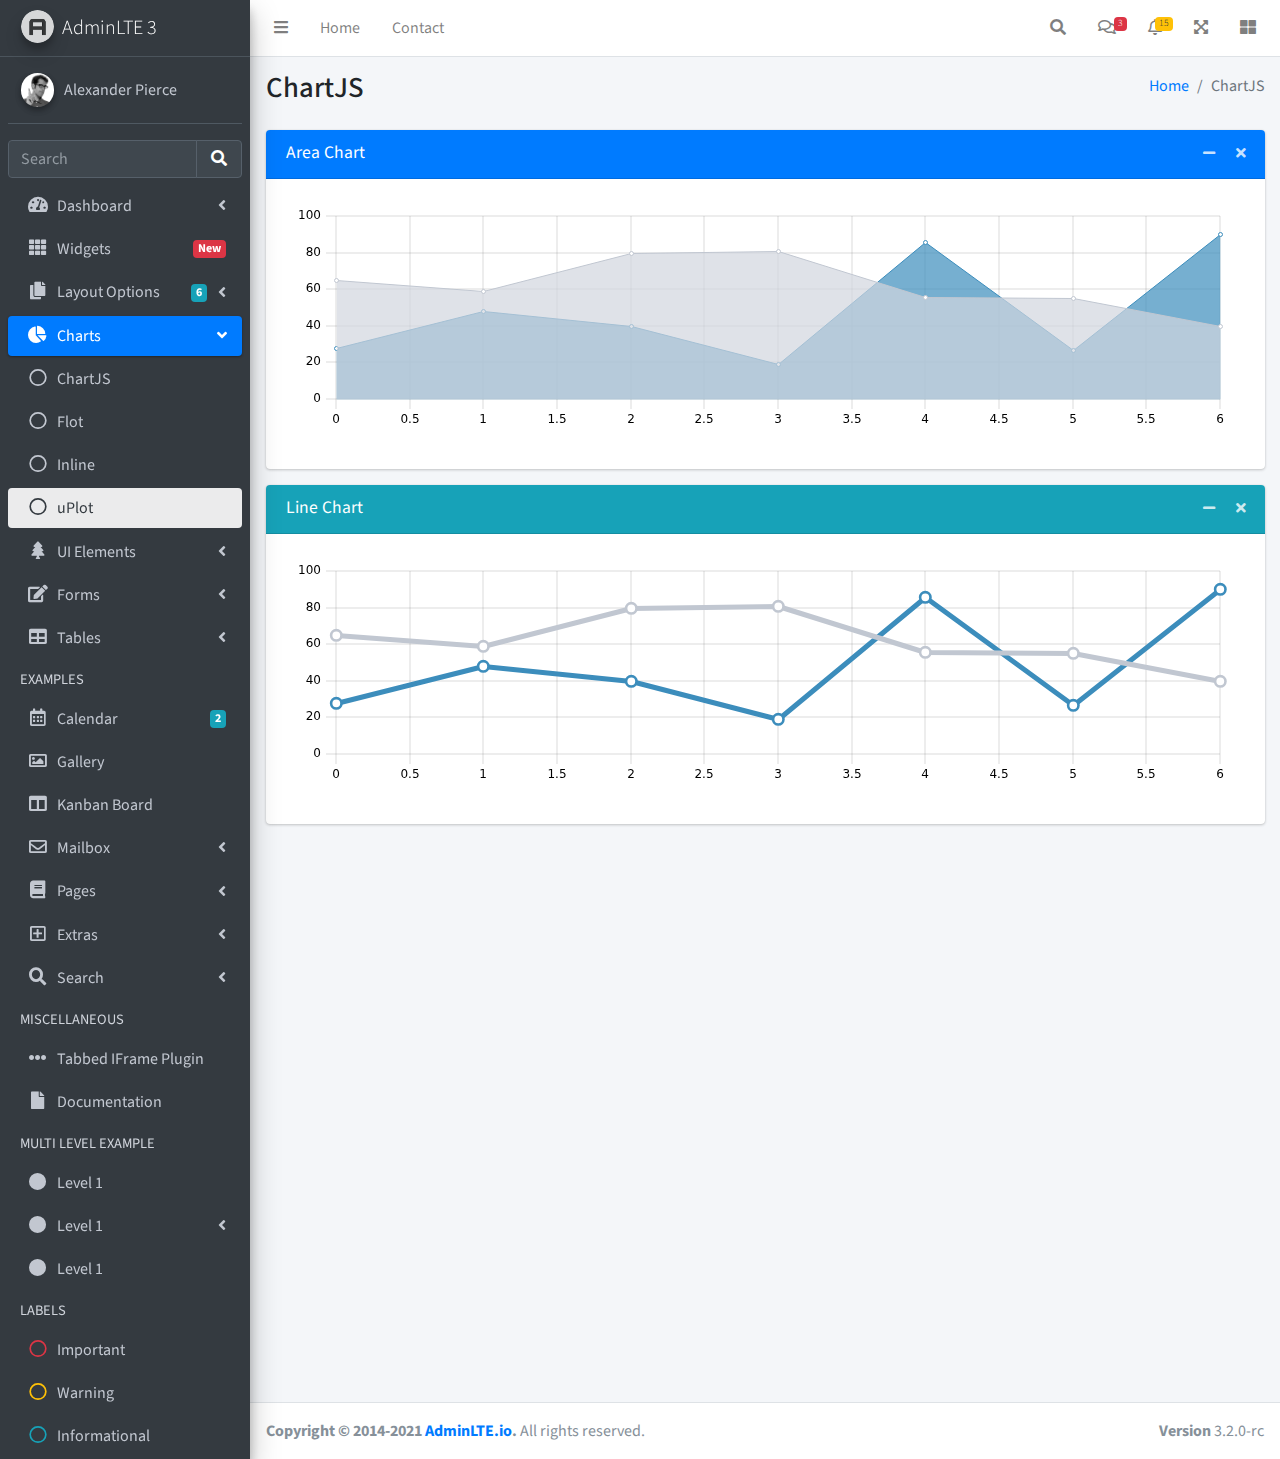
<file: common/pages/charts/uplot.html>
<!DOCTYPE html>
<html lang="en">
<head>
  <meta charset="utf-8">
  <meta name="viewport" content="width=device-width, initial-scale=1">
  <title>AdminLTE 3 | uPlot</title>

  <!-- Google Font: Source Sans Pro -->
  <link rel="stylesheet" href="https://fonts.googleapis.com/css?family=Source+Sans+Pro:300,400,400i,700&display=fallback">
  <!-- Font Awesome -->
  <link rel="stylesheet" href="../../plugins/fontawesome-free/css/all.min.css">
  <!-- uPlot -->
  <link rel="stylesheet" href="../../plugins/uplot/uPlot.min.css">
  <!-- Theme style -->
  <link rel="stylesheet" href="../../dist/css/adminlte.min.css">
</head>
<body class="hold-transition sidebar-mini">
<div class="wrapper">
  <!-- Navbar -->
  <nav class="main-header navbar navbar-expand navbar-white navbar-light">
    <!-- Left navbar links -->
    <ul class="navbar-nav">
      <li class="nav-item">
        <a class="nav-link" data-widget="pushmenu" href="#" role="button"><i class="fas fa-bars"></i></a>
      </li>
      <li class="nav-item d-none d-sm-inline-block">
        <a href="../../index3.html" class="nav-link">Home</a>
      </li>
      <li class="nav-item d-none d-sm-inline-block">
        <a href="#" class="nav-link">Contact</a>
      </li>
    </ul>

    <!-- Right navbar links -->
    <ul class="navbar-nav ml-auto">
      <!-- Navbar Search -->
      <li class="nav-item">
        <a class="nav-link" data-widget="navbar-search" href="#" role="button">
          <i class="fas fa-search"></i>
        </a>
        <div class="navbar-search-block">
          <form class="form-inline">
            <div class="input-group input-group-sm">
              <input class="form-control form-control-navbar" type="search" placeholder="Search" aria-label="Search">
              <div class="input-group-append">
                <button class="btn btn-navbar" type="submit">
                  <i class="fas fa-search"></i>
                </button>
                <button class="btn btn-navbar" type="button" data-widget="navbar-search">
                  <i class="fas fa-times"></i>
                </button>
              </div>
            </div>
          </form>
        </div>
      </li>

      <!-- Messages Dropdown Menu -->
      <li class="nav-item dropdown">
        <a class="nav-link" data-toggle="dropdown" href="#">
          <i class="far fa-comments"></i>
          <span class="badge badge-danger navbar-badge">3</span>
        </a>
        <div class="dropdown-menu dropdown-menu-lg dropdown-menu-right">
          <a href="#" class="dropdown-item">
            <!-- Message Start -->
            <div class="media">
              <img src="../../dist/img/user1-128x128.jpg" alt="User Avatar" class="img-size-50 mr-3 img-circle">
              <div class="media-body">
                <h3 class="dropdown-item-title">
                  Brad Diesel
                  <span class="float-right text-sm text-danger"><i class="fas fa-star"></i></span>
                </h3>
                <p class="text-sm">Call me whenever you can...</p>
                <p class="text-sm text-muted"><i class="far fa-clock mr-1"></i> 4 Hours Ago</p>
              </div>
            </div>
            <!-- Message End -->
          </a>
          <div class="dropdown-divider"></div>
          <a href="#" class="dropdown-item">
            <!-- Message Start -->
            <div class="media">
              <img src="../../dist/img/user8-128x128.jpg" alt="User Avatar" class="img-size-50 img-circle mr-3">
              <div class="media-body">
                <h3 class="dropdown-item-title">
                  John Pierce
                  <span class="float-right text-sm text-muted"><i class="fas fa-star"></i></span>
                </h3>
                <p class="text-sm">I got your message bro</p>
                <p class="text-sm text-muted"><i class="far fa-clock mr-1"></i> 4 Hours Ago</p>
              </div>
            </div>
            <!-- Message End -->
          </a>
          <div class="dropdown-divider"></div>
          <a href="#" class="dropdown-item">
            <!-- Message Start -->
            <div class="media">
              <img src="../../dist/img/user3-128x128.jpg" alt="User Avatar" class="img-size-50 img-circle mr-3">
              <div class="media-body">
                <h3 class="dropdown-item-title">
                  Nora Silvester
                  <span class="float-right text-sm text-warning"><i class="fas fa-star"></i></span>
                </h3>
                <p class="text-sm">The subject goes here</p>
                <p class="text-sm text-muted"><i class="far fa-clock mr-1"></i> 4 Hours Ago</p>
              </div>
            </div>
            <!-- Message End -->
          </a>
          <div class="dropdown-divider"></div>
          <a href="#" class="dropdown-item dropdown-footer">See All Messages</a>
        </div>
      </li>
      <!-- Notifications Dropdown Menu -->
      <li class="nav-item dropdown">
        <a class="nav-link" data-toggle="dropdown" href="#">
          <i class="far fa-bell"></i>
          <span class="badge badge-warning navbar-badge">15</span>
        </a>
        <div class="dropdown-menu dropdown-menu-lg dropdown-menu-right">
          <span class="dropdown-item dropdown-header">15 Notifications</span>
          <div class="dropdown-divider"></div>
          <a href="#" class="dropdown-item">
            <i class="fas fa-envelope mr-2"></i> 4 new messages
            <span class="float-right text-muted text-sm">3 mins</span>
          </a>
          <div class="dropdown-divider"></div>
          <a href="#" class="dropdown-item">
            <i class="fas fa-users mr-2"></i> 8 friend requests
            <span class="float-right text-muted text-sm">12 hours</span>
          </a>
          <div class="dropdown-divider"></div>
          <a href="#" class="dropdown-item">
            <i class="fas fa-file mr-2"></i> 3 new reports
            <span class="float-right text-muted text-sm">2 days</span>
          </a>
          <div class="dropdown-divider"></div>
          <a href="#" class="dropdown-item dropdown-footer">See All Notifications</a>
        </div>
      </li>
      <li class="nav-item">
        <a class="nav-link" data-widget="fullscreen" href="#" role="button">
          <i class="fas fa-expand-arrows-alt"></i>
        </a>
      </li>
      <li class="nav-item">
        <a class="nav-link" data-widget="control-sidebar" data-slide="true" href="#" role="button">
          <i class="fas fa-th-large"></i>
        </a>
      </li>
    </ul>
  </nav>
  <!-- /.navbar -->

  <!-- Main Sidebar Container -->
  <aside class="main-sidebar sidebar-dark-primary elevation-4">
    <!-- Brand Logo -->
    <a href="../../index3.html" class="brand-link">
      <img src="../../dist/img/AdminLTELogo.png"
           alt="AdminLTE Logo" class="brand-image img-circle elevation-3" style="opacity: .8">
      <span class="brand-text font-weight-light">AdminLTE 3</span>
    </a>

    <!-- Sidebar -->
    <div class="sidebar">
      <!-- Sidebar user panel (optional) -->
      <div class="user-panel mt-3 pb-3 mb-3 d-flex">
        <div class="image">
          <img src="../../dist/img/user2-160x160.jpg" class="img-circle elevation-2" alt="User Image">
        </div>
        <div class="info">
          <a href="#" class="d-block">Alexander Pierce</a>
        </div>
      </div>

      <!-- SidebarSearch Form -->
      <div class="form-inline">
        <div class="input-group" data-widget="sidebar-search">
          <input class="form-control form-control-sidebar" type="search" placeholder="Search" aria-label="Search">
          <div class="input-group-append">
            <button class="btn btn-sidebar">
              <i class="fas fa-search fa-fw"></i>
            </button>
          </div>
        </div>
      </div>

      <!-- Sidebar Menu -->
      <nav class="mt-2">
        <ul class="nav nav-pills nav-sidebar flex-column" data-widget="treeview" role="menu" data-accordion="false">
          <!-- Add icons to the links using the .nav-icon class
               with font-awesome or any other icon font library -->
          <li class="nav-item">
            <a href="#" class="nav-link">
              <i class="nav-icon fas fa-tachometer-alt"></i>
              <p>
                Dashboard
                <i class="right fas fa-angle-left"></i>
              </p>
            </a>
            <ul class="nav nav-treeview">
              <li class="nav-item">
                <a href="../../index.html" class="nav-link">
                  <i class="far fa-circle nav-icon"></i>
                  <p>Dashboard v1</p>
                </a>
              </li>
              <li class="nav-item">
                <a href="../../index2.html" class="nav-link">
                  <i class="far fa-circle nav-icon"></i>
                  <p>Dashboard v2</p>
                </a>
              </li>
              <li class="nav-item">
                <a href="../../index3.html" class="nav-link">
                  <i class="far fa-circle nav-icon"></i>
                  <p>Dashboard v3</p>
                </a>
              </li>
            </ul>
          </li>
          <li class="nav-item">
            <a href="../widgets.html" class="nav-link">
              <i class="nav-icon fas fa-th"></i>
              <p>
                Widgets
                <span class="right badge badge-danger">New</span>
              </p>
            </a>
          </li>
          <li class="nav-item">
            <a href="#" class="nav-link">
              <i class="nav-icon fas fa-copy"></i>
              <p>
                Layout Options
                <i class="fas fa-angle-left right"></i>
                <span class="badge badge-info right">6</span>
              </p>
            </a>
            <ul class="nav nav-treeview">
              <li class="nav-item">
                <a href="../layout/top-nav.html" class="nav-link">
                  <i class="far fa-circle nav-icon"></i>
                  <p>Top Navigation</p>
                </a>
              </li>
              <li class="nav-item">
                <a href="../layout/top-nav-sidebar.html" class="nav-link">
                  <i class="far fa-circle nav-icon"></i>
                  <p>Top Navigation + Sidebar</p>
                </a>
              </li>
              <li class="nav-item">
                <a href="../layout/boxed.html" class="nav-link">
                  <i class="far fa-circle nav-icon"></i>
                  <p>Boxed</p>
                </a>
              </li>
              <li class="nav-item">
                <a href="../layout/fixed-sidebar.html" class="nav-link">
                  <i class="far fa-circle nav-icon"></i>
                  <p>Fixed Sidebar</p>
                </a>
              </li>
              <li class="nav-item">
                <a href="../layout/fixed-sidebar-custom.html" class="nav-link">
                  <i class="far fa-circle nav-icon"></i>
                  <p>Fixed Sidebar <small>+ Custom Area</small></p>
                </a>
              </li>
              <li class="nav-item">
                <a href="../layout/fixed-topnav.html" class="nav-link">
                  <i class="far fa-circle nav-icon"></i>
                  <p>Fixed Navbar</p>
                </a>
              </li>
              <li class="nav-item">
                <a href="../layout/fixed-footer.html" class="nav-link">
                  <i class="far fa-circle nav-icon"></i>
                  <p>Fixed Footer</p>
                </a>
              </li>
              <li class="nav-item">
                <a href="../layout/collapsed-sidebar.html" class="nav-link">
                  <i class="far fa-circle nav-icon"></i>
                  <p>Collapsed Sidebar</p>
                </a>
              </li>
            </ul>
          </li>
          <li class="nav-item menu-open">
            <a href="#" class="nav-link active">
              <i class="nav-icon fas fa-chart-pie"></i>
              <p>
                Charts
                <i class="right fas fa-angle-left"></i>
              </p>
            </a>
            <ul class="nav nav-treeview">
              <li class="nav-item">
                <a href="chartjs.html" class="nav-link">
                  <i class="far fa-circle nav-icon"></i>
                  <p>ChartJS</p>
                </a>
              </li>
              <li class="nav-item">
                <a href="flot.html" class="nav-link">
                  <i class="far fa-circle nav-icon"></i>
                  <p>Flot</p>
                </a>
              </li>
              <li class="nav-item">
                <a href="inline.html" class="nav-link">
                  <i class="far fa-circle nav-icon"></i>
                  <p>Inline</p>
                </a>
              </li>
              <li class="nav-item">
                <a href="chartjs.html" class="nav-link active">
                  <i class="far fa-circle nav-icon"></i>
                  <p>uPlot</p>
                </a>
              </li>
            </ul>
          </li>
          <li class="nav-item">
            <a href="#" class="nav-link">
              <i class="nav-icon fas fa-tree"></i>
              <p>
                UI Elements
                <i class="fas fa-angle-left right"></i>
              </p>
            </a>
            <ul class="nav nav-treeview">
              <li class="nav-item">
                <a href="../UI/general.html" class="nav-link">
                  <i class="far fa-circle nav-icon"></i>
                  <p>General</p>
                </a>
              </li>
              <li class="nav-item">
                <a href="../UI/icons.html" class="nav-link">
                  <i class="far fa-circle nav-icon"></i>
                  <p>Icons</p>
                </a>
              </li>
              <li class="nav-item">
                <a href="../UI/buttons.html" class="nav-link">
                  <i class="far fa-circle nav-icon"></i>
                  <p>Buttons</p>
                </a>
              </li>
              <li class="nav-item">
                <a href="../UI/sliders.html" class="nav-link">
                  <i class="far fa-circle nav-icon"></i>
                  <p>Sliders</p>
                </a>
              </li>
              <li class="nav-item">
                <a href="../UI/modals.html" class="nav-link">
                  <i class="far fa-circle nav-icon"></i>
                  <p>Modals & Alerts</p>
                </a>
              </li>
              <li class="nav-item">
                <a href="../UI/navbar.html" class="nav-link">
                  <i class="far fa-circle nav-icon"></i>
                  <p>Navbar & Tabs</p>
                </a>
              </li>
              <li class="nav-item">
                <a href="../UI/timeline.html" class="nav-link">
                  <i class="far fa-circle nav-icon"></i>
                  <p>Timeline</p>
                </a>
              </li>
              <li class="nav-item">
                <a href="../UI/ribbons.html" class="nav-link">
                  <i class="far fa-circle nav-icon"></i>
                  <p>Ribbons</p>
                </a>
              </li>
            </ul>
          </li>
          <li class="nav-item">
            <a href="#" class="nav-link">
              <i class="nav-icon fas fa-edit"></i>
              <p>
                Forms
                <i class="fas fa-angle-left right"></i>
              </p>
            </a>
            <ul class="nav nav-treeview">
              <li class="nav-item">
                <a href="../forms/general.html" class="nav-link">
                  <i class="far fa-circle nav-icon"></i>
                  <p>General Elements</p>
                </a>
              </li>
              <li class="nav-item">
                <a href="../forms/advanced.html" class="nav-link">
                  <i class="far fa-circle nav-icon"></i>
                  <p>Advanced Elements</p>
                </a>
              </li>
              <li class="nav-item">
                <a href="../forms/editors.html" class="nav-link">
                  <i class="far fa-circle nav-icon"></i>
                  <p>Editors</p>
                </a>
              </li>
              <li class="nav-item">
                <a href="../forms/validation.html" class="nav-link">
                  <i class="far fa-circle nav-icon"></i>
                  <p>Validation</p>
                </a>
              </li>
            </ul>
          </li>
          <li class="nav-item">
            <a href="#" class="nav-link">
              <i class="nav-icon fas fa-table"></i>
              <p>
                Tables
                <i class="fas fa-angle-left right"></i>
              </p>
            </a>
            <ul class="nav nav-treeview">
              <li class="nav-item">
                <a href="../tables/simple.html" class="nav-link">
                  <i class="far fa-circle nav-icon"></i>
                  <p>Simple Tables</p>
                </a>
              </li>
              <li class="nav-item">
                <a href="../tables/data.html" class="nav-link">
                  <i class="far fa-circle nav-icon"></i>
                  <p>DataTables</p>
                </a>
              </li>
              <li class="nav-item">
                <a href="../tables/jsgrid.html" class="nav-link">
                  <i class="far fa-circle nav-icon"></i>
                  <p>jsGrid</p>
                </a>
              </li>
            </ul>
          </li>
          <li class="nav-header">EXAMPLES</li>
          <li class="nav-item">
            <a href="../calendar.html" class="nav-link">
              <i class="nav-icon far fa-calendar-alt"></i>
              <p>
                Calendar
                <span class="badge badge-info right">2</span>
              </p>
            </a>
          </li>
          <li class="nav-item">
            <a href="../gallery.html" class="nav-link">
              <i class="nav-icon far fa-image"></i>
              <p>
                Gallery
              </p>
            </a>
          </li>
          <li class="nav-item">
            <a href="../kanban.html" class="nav-link">
              <i class="nav-icon fas fa-columns"></i>
              <p>
                Kanban Board
              </p>
            </a>
          </li>
          <li class="nav-item">
            <a href="#" class="nav-link">
              <i class="nav-icon far fa-envelope"></i>
              <p>
                Mailbox
                <i class="fas fa-angle-left right"></i>
              </p>
            </a>
            <ul class="nav nav-treeview">
              <li class="nav-item">
                <a href="../mailbox/mailbox.html" class="nav-link">
                  <i class="far fa-circle nav-icon"></i>
                  <p>Inbox</p>
                </a>
              </li>
              <li class="nav-item">
                <a href="../mailbox/compose.html" class="nav-link">
                  <i class="far fa-circle nav-icon"></i>
                  <p>Compose</p>
                </a>
              </li>
              <li class="nav-item">
                <a href="../mailbox/read-mail.html" class="nav-link">
                  <i class="far fa-circle nav-icon"></i>
                  <p>Read</p>
                </a>
              </li>
            </ul>
          </li>
          <li class="nav-item">
            <a href="#" class="nav-link">
              <i class="nav-icon fas fa-book"></i>
              <p>
                Pages
                <i class="fas fa-angle-left right"></i>
              </p>
            </a>
            <ul class="nav nav-treeview">
              <li class="nav-item">
                <a href="../examples/invoice.html" class="nav-link">
                  <i class="far fa-circle nav-icon"></i>
                  <p>Invoice</p>
                </a>
              </li>
              <li class="nav-item">
                <a href="../examples/profile.html" class="nav-link">
                  <i class="far fa-circle nav-icon"></i>
                  <p>Profile</p>
                </a>
              </li>
              <li class="nav-item">
                <a href="../examples/e-commerce.html" class="nav-link">
                  <i class="far fa-circle nav-icon"></i>
                  <p>E-commerce</p>
                </a>
              </li>
              <li class="nav-item">
                <a href="../examples/projects.html" class="nav-link">
                  <i class="far fa-circle nav-icon"></i>
                  <p>Projects</p>
                </a>
              </li>
              <li class="nav-item">
                <a href="../examples/project-add.html" class="nav-link">
                  <i class="far fa-circle nav-icon"></i>
                  <p>Project Add</p>
                </a>
              </li>
              <li class="nav-item">
                <a href="../examples/project-edit.html" class="nav-link">
                  <i class="far fa-circle nav-icon"></i>
                  <p>Project Edit</p>
                </a>
              </li>
              <li class="nav-item">
                <a href="../examples/project-detail.html" class="nav-link">
                  <i class="far fa-circle nav-icon"></i>
                  <p>Project Detail</p>
                </a>
              </li>
              <li class="nav-item">
                <a href="../examples/contacts.html" class="nav-link">
                  <i class="far fa-circle nav-icon"></i>
                  <p>Contacts</p>
                </a>
              </li>
              <li class="nav-item">
                <a href="../examples/faq.html" class="nav-link">
                  <i class="far fa-circle nav-icon"></i>
                  <p>FAQ</p>
                </a>
              </li>
              <li class="nav-item">
                <a href="../examples/contact-us.html" class="nav-link">
                  <i class="far fa-circle nav-icon"></i>
                  <p>Contact us</p>
                </a>
              </li>
            </ul>
          </li>
          <li class="nav-item">
            <a href="#" class="nav-link">
              <i class="nav-icon far fa-plus-square"></i>
              <p>
                Extras
                <i class="fas fa-angle-left right"></i>
              </p>
            </a>
            <ul class="nav nav-treeview">
              <li class="nav-item">
                <a href="#" class="nav-link">
                  <i class="far fa-circle nav-icon"></i>
                  <p>
                    Login & Register v1
                    <i class="fas fa-angle-left right"></i>
                  </p>
                </a>
                <ul class="nav nav-treeview">
                  <li class="nav-item">
                    <a href="../examples/login.html" class="nav-link">
                      <i class="far fa-circle nav-icon"></i>
                      <p>Login v1</p>
                    </a>
                  </li>
                  <li class="nav-item">
                    <a href="../examples/register.html" class="nav-link">
                      <i class="far fa-circle nav-icon"></i>
                      <p>Register v1</p>
                    </a>
                  </li>
                  <li class="nav-item">
                    <a href="../examples/forgot-password.html" class="nav-link">
                      <i class="far fa-circle nav-icon"></i>
                      <p>Forgot Password v1</p>
                    </a>
                  </li>
                  <li class="nav-item">
                    <a href="../examples/recover-password.html" class="nav-link">
                      <i class="far fa-circle nav-icon"></i>
                      <p>Recover Password v1</p>
                    </a>
                  </li>
                </ul>
              </li>
              <li class="nav-item">
                <a href="#" class="nav-link">
                  <i class="far fa-circle nav-icon"></i>
                  <p>
                    Login & Register v2
                    <i class="fas fa-angle-left right"></i>
                  </p>
                </a>
                <ul class="nav nav-treeview">
                  <li class="nav-item">
                    <a href="../examples/login-v2.html" class="nav-link">
                      <i class="far fa-circle nav-icon"></i>
                      <p>Login v2</p>
                    </a>
                  </li>
                  <li class="nav-item">
                    <a href="../examples/register-v2.html" class="nav-link">
                      <i class="far fa-circle nav-icon"></i>
                      <p>Register v2</p>
                    </a>
                  </li>
                  <li class="nav-item">
                    <a href="../examples/forgot-password-v2.html" class="nav-link">
                      <i class="far fa-circle nav-icon"></i>
                      <p>Forgot Password v2</p>
                    </a>
                  </li>
                  <li class="nav-item">
                    <a href="../examples/recover-password-v2.html" class="nav-link">
                      <i class="far fa-circle nav-icon"></i>
                      <p>Recover Password v2</p>
                    </a>
                  </li>
                </ul>
              </li>
              <li class="nav-item">
                <a href="../examples/lockscreen.html" class="nav-link">
                  <i class="far fa-circle nav-icon"></i>
                  <p>Lockscreen</p>
                </a>
              </li>
              <li class="nav-item">
                <a href="../examples/legacy-user-menu.html" class="nav-link">
                  <i class="far fa-circle nav-icon"></i>
                  <p>Legacy User Menu</p>
                </a>
              </li>
              <li class="nav-item">
                <a href="../examples/language-menu.html" class="nav-link">
                  <i class="far fa-circle nav-icon"></i>
                  <p>Language Menu</p>
                </a>
              </li>
              <li class="nav-item">
                <a href="../examples/404.html" class="nav-link">
                  <i class="far fa-circle nav-icon"></i>
                  <p>Error 404</p>
                </a>
              </li>
              <li class="nav-item">
                <a href="../examples/500.html" class="nav-link">
                  <i class="far fa-circle nav-icon"></i>
                  <p>Error 500</p>
                </a>
              </li>
              <li class="nav-item">
                <a href="../examples/pace.html" class="nav-link">
                  <i class="far fa-circle nav-icon"></i>
                  <p>Pace</p>
                </a>
              </li>
              <li class="nav-item">
                <a href="../examples/blank.html" class="nav-link">
                  <i class="far fa-circle nav-icon"></i>
                  <p>Blank Page</p>
                </a>
              </li>
              <li class="nav-item">
                <a href="../../starter.html" class="nav-link">
                  <i class="far fa-circle nav-icon"></i>
                  <p>Starter Page</p>
                </a>
              </li>
            </ul>
          </li>
          <li class="nav-item">
            <a href="#" class="nav-link">
              <i class="nav-icon fas fa-search"></i>
              <p>
                Search
                <i class="fas fa-angle-left right"></i>
              </p>
            </a>
            <ul class="nav nav-treeview">
              <li class="nav-item">
                <a href="../search/simple.html" class="nav-link">
                  <i class="far fa-circle nav-icon"></i>
                  <p>Simple Search</p>
                </a>
              </li>
              <li class="nav-item">
                <a href="../search/enhanced.html" class="nav-link">
                  <i class="far fa-circle nav-icon"></i>
                  <p>Enhanced</p>
                </a>
              </li>
            </ul>
          </li>
          <li class="nav-header">MISCELLANEOUS</li>
          <li class="nav-item">
            <a href="../../iframe.html" class="nav-link">
              <i class="nav-icon fas fa-ellipsis-h"></i>
              <p>Tabbed IFrame Plugin</p>
            </a>
          </li>
          <li class="nav-item">
            <a href="https://adminlte.io/docs/3.1/" class="nav-link">
              <i class="nav-icon fas fa-file"></i>
              <p>Documentation</p>
            </a>
          </li>
          <li class="nav-header">MULTI LEVEL EXAMPLE</li>
          <li class="nav-item">
            <a href="#" class="nav-link">
              <i class="fas fa-circle nav-icon"></i>
              <p>Level 1</p>
            </a>
          </li>
          <li class="nav-item">
            <a href="#" class="nav-link">
              <i class="nav-icon fas fa-circle"></i>
              <p>
                Level 1
                <i class="right fas fa-angle-left"></i>
              </p>
            </a>
            <ul class="nav nav-treeview">
              <li class="nav-item">
                <a href="#" class="nav-link">
                  <i class="far fa-circle nav-icon"></i>
                  <p>Level 2</p>
                </a>
              </li>
              <li class="nav-item">
                <a href="#" class="nav-link">
                  <i class="far fa-circle nav-icon"></i>
                  <p>
                    Level 2
                    <i class="right fas fa-angle-left"></i>
                  </p>
                </a>
                <ul class="nav nav-treeview">
                  <li class="nav-item">
                    <a href="#" class="nav-link">
                      <i class="far fa-dot-circle nav-icon"></i>
                      <p>Level 3</p>
                    </a>
                  </li>
                  <li class="nav-item">
                    <a href="#" class="nav-link">
                      <i class="far fa-dot-circle nav-icon"></i>
                      <p>Level 3</p>
                    </a>
                  </li>
                  <li class="nav-item">
                    <a href="#" class="nav-link">
                      <i class="far fa-dot-circle nav-icon"></i>
                      <p>Level 3</p>
                    </a>
                  </li>
                </ul>
              </li>
              <li class="nav-item">
                <a href="#" class="nav-link">
                  <i class="far fa-circle nav-icon"></i>
                  <p>Level 2</p>
                </a>
              </li>
            </ul>
          </li>
          <li class="nav-item">
            <a href="#" class="nav-link">
              <i class="fas fa-circle nav-icon"></i>
              <p>Level 1</p>
            </a>
          </li>
          <li class="nav-header">LABELS</li>
          <li class="nav-item">
            <a href="#" class="nav-link">
              <i class="nav-icon far fa-circle text-danger"></i>
              <p class="text">Important</p>
            </a>
          </li>
          <li class="nav-item">
            <a href="#" class="nav-link">
              <i class="nav-icon far fa-circle text-warning"></i>
              <p>Warning</p>
            </a>
          </li>
          <li class="nav-item">
            <a href="#" class="nav-link">
              <i class="nav-icon far fa-circle text-info"></i>
              <p>Informational</p>
            </a>
          </li>
        </ul>
      </nav>
      <!-- /.sidebar-menu -->
    </div>
    <!-- /.sidebar -->
  </aside>

  <!-- Content Wrapper. Contains page content -->
  <div class="content-wrapper">
    <!-- Content Header (Page header) -->
    <section class="content-header">
      <div class="container-fluid">
        <div class="row mb-2">
          <div class="col-sm-6">
            <h1>ChartJS</h1>
          </div>
          <div class="col-sm-6">
            <ol class="breadcrumb float-sm-right">
              <li class="breadcrumb-item"><a href="#">Home</a></li>
              <li class="breadcrumb-item active">ChartJS</li>
            </ol>
          </div>
        </div>
      </div><!-- /.container-fluid -->
    </section>

    <!-- Main content -->
    <section class="content">
      <div class="container-fluid">
        <!-- AREA CHART -->
        <div class="card card-primary">
          <div class="card-header">
            <h3 class="card-title">Area Chart</h3>

            <div class="card-tools">
              <button type="button" class="btn btn-tool" data-card-widget="collapse">
                <i class="fas fa-minus"></i>
              </button>
              <button type="button" class="btn btn-tool" data-card-widget="remove">
                <i class="fas fa-times"></i>
              </button>
            </div>
          </div>
          <div class="card-body">
            <div class="chart">
              <div id="areaChart" style="min-height: 250px; height: 250px; max-height: 250px; max-width: 100%;"></div>
            </div>
          </div>
          <!-- /.card-body -->
        </div>
        <!-- /.card -->

        <!-- LINE CHART -->
        <div class="card card-info">
          <div class="card-header">
            <h3 class="card-title">Line Chart</h3>

            <div class="card-tools">
              <button type="button" class="btn btn-tool" data-card-widget="collapse">
                <i class="fas fa-minus"></i>
              </button>
              <button type="button" class="btn btn-tool" data-card-widget="remove">
                <i class="fas fa-times"></i>
              </button>
            </div>
          </div>
          <div class="card-body">
            <div class="chart">
              <div id="lineChart" style="min-height: 250px; height: 250px; max-height: 250px; max-width: 100%;"></div>
            </div>
          </div>
          <!-- /.card-body -->
        </div>
        <!-- /.card -->
      </div><!-- /.container-fluid -->
    </section>
    <!-- /.content -->
  </div>
  <!-- /.content-wrapper -->
  <footer class="main-footer">
    <div class="float-right d-none d-sm-block">
      <b>Version</b> 3.2.0-rc
    </div>
    <strong>Copyright &copy; 2014-2021 <a href="https://adminlte.io">AdminLTE.io</a>.</strong> All rights reserved.
  </footer>

  <!-- Control Sidebar -->
  <aside class="control-sidebar control-sidebar-dark">
    <!-- Add Content Here -->
  </aside>
  <!-- /.control-sidebar -->
</div>
<!-- ./wrapper -->

<!-- jQuery -->
<script src="../../plugins/jquery/jquery.min.js"></script>
<!-- Bootstrap 4 -->
<script src="../../plugins/bootstrap/js/bootstrap.bundle.min.js"></script>
<!-- uPlot -->
<script src="../../plugins/uplot/uPlot.iife.min.js"></script>
<!-- AdminLTE App -->
<script src="../../dist/js/adminlte.min.js"></script>
<!-- AdminLTE for demo purposes -->
<script src="../../dist/js/demo.js"></script>
<!-- Page specific script -->
<script>
  $(function () {
    /* uPlot
     * -------
     * Here we will create a few charts using uPlot
     */

    function getSize(elementId) {
      return {
        width: document.getElementById(elementId).offsetWidth,
        height: document.getElementById(elementId).offsetHeight,
      }
    }

    let data = [
      [0, 1, 2, 3, 4, 5, 6],
      [28, 48, 40, 19, 86, 27, 90],
      [65, 59, 80, 81, 56, 55, 40]
    ];

    //--------------
    //- AREA CHART -
    //--------------

    const optsAreaChart = {
      ... getSize('areaChart'),
      scales: {
        x: {
          time: false,
        },
        y: {
          range: [0, 100],
        },
      },
      series: [
        {},
        {
          fill: 'rgba(60,141,188,0.7)',
          stroke: 'rgba(60,141,188,1)',
        },
        {
          stroke: '#c1c7d1',
          fill: 'rgba(210, 214, 222, .7)',
        },
      ],
    };

    let areaChart = new uPlot(optsAreaChart, data, document.getElementById('areaChart'));

    const optsLineChart = {
      ... getSize('lineChart'),
      scales: {
        x: {
          time: false,
        },
        y: {
          range: [0, 100],
        },
      },
      series: [
        {},
        {
          fill: 'transparent',
          width: 5,
          stroke: 'rgba(60,141,188,1)',
        },
        {
          stroke: '#c1c7d1',
          width: 5,
          fill: 'transparent',
        },
      ],
    };

    let lineChart = new uPlot(optsLineChart, data, document.getElementById('lineChart'));

    window.addEventListener("resize", e => {
      areaChart.setSize(getSize('areaChart'));
      lineChart.setSize(getSize('lineChart'));
    });
  })
</script>
</body>
</html>
</file>
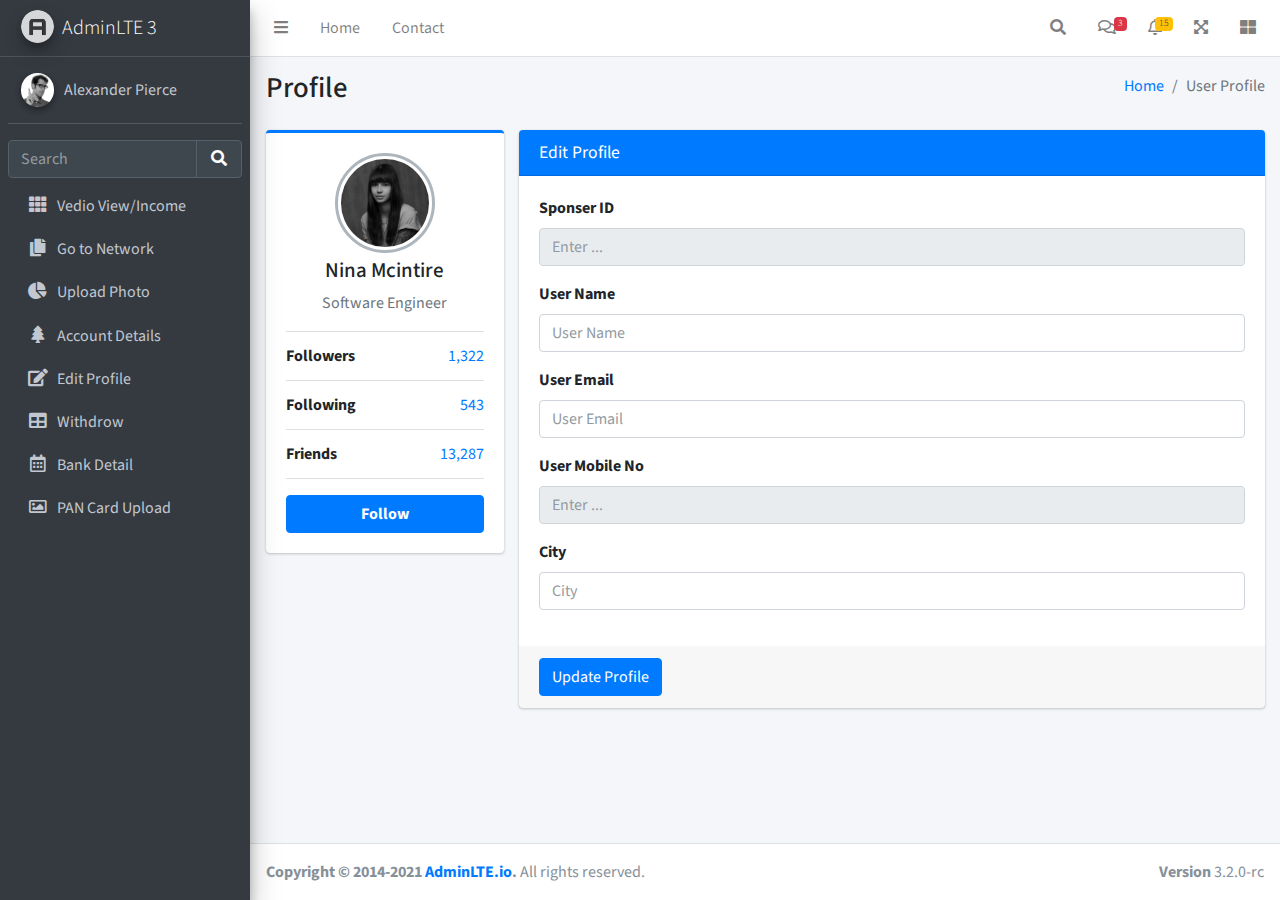
<file: common/pages/examples/edit_profile.html>
<!DOCTYPE html>
<html lang="en">
<head>
  <meta charset="utf-8">
  <meta name="viewport" content="width=device-width, initial-scale=1">
  <title>psp news|User Profile</title>

  <!-- Google Font: Source Sans Pro -->
  <link rel="stylesheet" href="https://fonts.googleapis.com/css?family=Source+Sans+Pro:300,400,400i,700&display=fallback">
  <!-- Font Awesome -->
  <link rel="stylesheet" href="../../plugins/fontawesome-free/css/all.min.css">
  <!-- DataTables -->
  <link rel="stylesheet" href="../../plugins/datatables-bs4/css/dataTables.bootstrap4.min.css">
  <link rel="stylesheet" href="../../plugins/datatables-responsive/css/responsive.bootstrap4.min.css">
  <link rel="stylesheet" href="../../plugins/datatables-buttons/css/buttons.bootstrap4.min.css">
  <!-- Theme style -->
  <link rel="stylesheet" href="../../dist/css/adminlte.min.css">
</head>
<body class="hold-transition sidebar-mini">
<div class="wrapper">
  <!-- Navbar -->
  <nav class="main-header navbar navbar-expand navbar-white navbar-light">
    <!-- Left navbar links -->
    <ul class="navbar-nav">
      <li class="nav-item">
        <a class="nav-link" data-widget="pushmenu" href="#" role="button"><i class="fas fa-bars"></i></a>
      </li>
      <li class="nav-item d-none d-sm-inline-block">
        <a href="#" class="nav-link">Home</a>
      </li>
      <li class="nav-item d-none d-sm-inline-block">
        <a href="#" class="nav-link">Contact</a>
      </li>
    </ul>

    <!-- Right navbar links -->
    <ul class="navbar-nav ml-auto">
      <!-- Navbar Search -->
      <li class="nav-item">
        <a class="nav-link" data-widget="navbar-search" href="#" role="button">
          <i class="fas fa-search"></i>
        </a>
        <div class="navbar-search-block">
          <form class="form-inline">
            <div class="input-group input-group-sm">
              <input class="form-control form-control-navbar" type="search" placeholder="Search" aria-label="Search">
              <div class="input-group-append">
                <button class="btn btn-navbar" type="submit">
                  <i class="fas fa-search"></i>
                </button>
                <button class="btn btn-navbar" type="button" data-widget="navbar-search">
                  <i class="fas fa-times"></i>
                </button>
              </div>
            </div>
          </form>
        </div>
      </li>

      <!-- Messages Dropdown Menu -->
      <li class="nav-item dropdown">
        <a class="nav-link" data-toggle="dropdown" href="#">
          <i class="far fa-comments"></i>
          <span class="badge badge-danger navbar-badge">3</span>
        </a>
        <div class="dropdown-menu dropdown-menu-lg dropdown-menu-right">
          <a href="#" class="dropdown-item">
            <!-- Message Start -->
            <div class="media">
              <img src="../../dist/img/user1-128x128.jpg" alt="User Avatar" class="img-size-50 mr-3 img-circle">
              <div class="media-body">
                <h3 class="dropdown-item-title">
                  Brad Diesel
                  <span class="float-right text-sm text-danger"><i class="fas fa-star"></i></span>
                </h3>
                <p class="text-sm">Call me whenever you can...</p>
                <p class="text-sm text-muted"><i class="far fa-clock mr-1"></i> 4 Hours Ago</p>
              </div>
            </div>
            <!-- Message End -->
          </a>
          <div class="dropdown-divider"></div>
          <a href="#" class="dropdown-item">
            <!-- Message Start -->
            <div class="media">
              <img src="../../dist/img/user8-128x128.jpg" alt="User Avatar" class="img-size-50 img-circle mr-3">
              <div class="media-body">
                <h3 class="dropdown-item-title">
                  John Pierce
                  <span class="float-right text-sm text-muted"><i class="fas fa-star"></i></span>
                </h3>
                <p class="text-sm">I got your message bro</p>
                <p class="text-sm text-muted"><i class="far fa-clock mr-1"></i> 4 Hours Ago</p>
              </div>
            </div>
            <!-- Message End -->
          </a>
          <div class="dropdown-divider"></div>
          <a href="#" class="dropdown-item">
            <!-- Message Start -->
            <div class="media">
              <img src="../../dist/img/user3-128x128.jpg" alt="User Avatar" class="img-size-50 img-circle mr-3">
              <div class="media-body">
                <h3 class="dropdown-item-title">
                  Nora Silvester
                  <span class="float-right text-sm text-warning"><i class="fas fa-star"></i></span>
                </h3>
                <p class="text-sm">The subject goes here</p>
                <p class="text-sm text-muted"><i class="far fa-clock mr-1"></i> 4 Hours Ago</p>
              </div>
            </div>
            <!-- Message End -->
          </a>
          <div class="dropdown-divider"></div>
          <a href="#" class="dropdown-item dropdown-footer">See All Messages</a>
        </div>
      </li>
      <!-- Notifications Dropdown Menu -->
      <li class="nav-item dropdown">
        <a class="nav-link" data-toggle="dropdown" href="#">
          <i class="far fa-bell"></i>
          <span class="badge badge-warning navbar-badge">15</span>
        </a>
        <div class="dropdown-menu dropdown-menu-lg dropdown-menu-right">
          <span class="dropdown-item dropdown-header">15 Notifications</span>
          <div class="dropdown-divider"></div>
          <a href="#" class="dropdown-item">
            <i class="fas fa-envelope mr-2"></i> 4 new messages
            <span class="float-right text-muted text-sm">3 mins</span>
          </a>
          <div class="dropdown-divider"></div>
          <a href="#" class="dropdown-item">
            <i class="fas fa-users mr-2"></i> 8 friend requests
            <span class="float-right text-muted text-sm">12 hours</span>
          </a>
          <div class="dropdown-divider"></div>
          <a href="#" class="dropdown-item">
            <i class="fas fa-file mr-2"></i> 3 new reports
            <span class="float-right text-muted text-sm">2 days</span>
          </a>
          <div class="dropdown-divider"></div>
          <a href="#" class="dropdown-item dropdown-footer">See All Notifications</a>
        </div>
      </li>
      <li class="nav-item">
        <a class="nav-link" data-widget="fullscreen" href="#" role="button">
          <i class="fas fa-expand-arrows-alt"></i>
        </a>
      </li>
      <li class="nav-item">
        <a class="nav-link" data-widget="control-sidebar" data-slide="true" href="#" role="button">
          <i class="fas fa-th-large"></i>
        </a>
      </li>
    </ul>
  </nav>
  <!-- /.navbar -->

  <!-- Main Sidebar Container -->
  <aside class="main-sidebar sidebar-dark-primary elevation-4">
    <!-- Brand Logo -->
    <a href="../../index3.html" class="brand-link">
      <img src="../../dist/img/AdminLTELogo.png" alt="AdminLTE Logo" class="brand-image img-circle elevation-3" style="opacity: .8">
      <span class="brand-text font-weight-light">AdminLTE 3</span>
    </a>

    <!-- Sidebar -->
    <div class="sidebar">
      <!-- Sidebar user (optional) -->
      <div class="user-panel mt-3 pb-3 mb-3 d-flex">
        <div class="image">
          <img src="../../dist/img/user2-160x160.jpg" class="img-circle elevation-2" alt="User Image">
        </div>
        <div class="info">
          <a href="#" class="d-block">Alexander Pierce</a>
        </div>
      </div>

      <!-- SidebarSearch Form -->
      <div class="form-inline">
        <div class="input-group" data-widget="sidebar-search">
          <input class="form-control form-control-sidebar" type="search" placeholder="Search" aria-label="Search">
          <div class="input-group-append">
            <button class="btn btn-sidebar">
              <i class="fas fa-search fa-fw"></i>
            </button>
          </div>
        </div>
      </div>

      <!-- Sidebar Menu -->
      <nav class="mt-2">
        <ul class="nav nav-pills nav-sidebar flex-column" data-widget="treeview" role="menu" data-accordion="false">
          <!-- Add icons to the links using the .nav-icon class
               with font-awesome or any other icon font library -->
          <li class="nav-item">
            <a href="#" class="nav-link">
              <i class="nav-icon fas fa-th"></i>
              <p>
                Vedio View/Income
              </p>
            </a>
          </li>
          <li class="nav-item">
            <a href="#" class="nav-link">
              <i class="nav-icon fas fa-copy"></i>
              <p>
                Go to Network
                
                
              </p>
            </a>
            
          </li>
          <li class="nav-item">
            <a href="#" class="nav-link">
              <i class="nav-icon fas fa-chart-pie"></i>
              <p>
                Upload Photo
              </p>
            </a>
          </li>
          <li class="nav-item">
            <a href="#" class="nav-link">
              <i class="nav-icon fas fa-tree"></i>
              <p>
                Account Details
              </p>
            </a>
          </li>
          <li class="nav-item">
            <a href="#" class="nav-link">
              <i class="nav-icon fas fa-edit"></i>
              <p>
                Edit Profile
              </p>
            </a>
          </li>
          <li class="nav-item">
            <a href="#" class="nav-link">
              <i class="nav-icon fas fa-table"></i>
              <p>
                Withdrow
              </p>
            </a>
          </li>
          <li class="nav-item">
            <a href="#" class="nav-link">
              <i class="nav-icon far fa-calendar-alt"></i>
              <p>
               Bank Detail
              </p>
            </a>
          </li>
          <li class="nav-item">
            <a href="#" class="nav-link">
              <i class="nav-icon far fa-image"></i>
              <p>
              PAN Card Upload
              </p>
            </a>
          </li>
        </ul>
      </nav>
 
      <!-- /.sidebar-menu -->
    </div>
    <!-- /.sidebar -->
  </aside>

  <!-- Content Wrapper. Contains page content -->
  <div class="content-wrapper">
    <!-- Content Header (Page header) -->
    <section class="content-header">
      <div class="container-fluid">
        <div class="row mb-2">
          <div class="col-sm-6">
            <h1>Profile</h1>
          </div>
          <div class="col-sm-6">
            <ol class="breadcrumb float-sm-right">
              <li class="breadcrumb-item"><a href="#">Home</a></li>
              <li class="breadcrumb-item active">User Profile</li>
            </ol>
          </div>
        </div>
      </div><!-- /.container-fluid -->
    </section>

    <!-- Main content -->
    <section class="content">
      <div class="container-fluid">
        <div class="row">
          <div class="col-md-3">

            <!-- Profile Image -->
            <div class="card card-primary card-outline">
              <div class="card-body box-profile">
                <div class="text-center">
                  <img class="profile-user-img img-fluid img-circle"
                       src="../../dist/img/user4-128x128.jpg"
                       alt="User profile picture">
                </div>

                <h3 class="profile-username text-center">Nina Mcintire</h3>

                <p class="text-muted text-center">Software Engineer</p>

                <ul class="list-group list-group-unbordered mb-3">
                  <li class="list-group-item">
                    <b>Followers</b> <a class="float-right">1,322</a>
                  </li>
                  <li class="list-group-item">
                    <b>Following</b> <a class="float-right">543</a>
                  </li>
                  <li class="list-group-item">
                    <b>Friends</b> <a class="float-right">13,287</a>
                  </li>
                </ul>

                <a href="#" class="btn btn-primary btn-block"><b>Follow</b></a>
              </div>
              <!-- /.card-body -->
            </div>
            <!-- /.card -->
            <!-- /.card -->
          </div>
          <!-- /.col -->
          <div class="col-md-9">
                <!---------------************--------->
				<!-- Main content -->
            <!-- general form elements -->
            <div class="card card-primary">
              <div class="card-header">
                <h3 class="card-title">Edit Profile</h3>
              </div>
              <!-- /.card-header -->
              <!-- form start -->
              <form>
                <div class="card-body">
                 <div class="form-group">
                     <label>Sponser ID</label>
                     <input type="text" class="form-control" name="text" value="" placeholder="Enter ..." disabled>
                </div>
				<div class="form-group">
                    <label for="exampleInputEmail1">User Name</label>
                    <input type="text" class="form-control" name="text" value="" id="exampleInputtext" placeholder="User Name">
                </div>
				<div class="form-group">
                    <label for="exampleInputEmail1">User Email</label>
                    <input type="email" class="form-control" name="text" value="" id="exampleInputemail" placeholder="User Email">
                </div>
				<div class="form-group">
                    <label>User Mobile No</label>
                    <input type="text" class="form-control" name="text" value="" placeholder="Enter ..." disabled>
                </div>
				<div class="form-group">
                    <label for="exampleInputEmail1">City</label>
                    <input type="text" class="form-control" name="text" value="" id="exampleInputtext" placeholder="City">
                </div>
             </div>
                <!-- /.card-body -->

                <div class="card-footer">
                  <button type="submit" class="btn btn-primary">Update Profile</button>
                </div>
              </form>
            </div>
<!-----------*******************------->			
            </div>
          </div>
       </div>
 </section>
    <!-- /.content -->
  </div>
  <!-- /.content-wrapper -->
  <footer class="main-footer">
    <div class="float-right d-none d-sm-block">
      <b>Version</b> 3.2.0-rc
    </div>
    <strong>Copyright &copy; 2014-2021 <a href="https://adminlte.io">AdminLTE.io</a>.</strong> All rights reserved.
  </footer>

  <!-- Control Sidebar -->
  <aside class="control-sidebar control-sidebar-dark">
    <!-- Control sidebar content goes here -->
  </aside>
  <!-- /.control-sidebar -->
</div>
<!-- ./wrapper -->

<!-- jQuery -->
<script src="../../plugins/jquery/jquery.min.js"></script>
<!-- Bootstrap 4 -->
<script src="../../plugins/bootstrap/js/bootstrap.bundle.min.js"></script>
<!-- bs-custom-file-input -->
<script src="../../plugins/bs-custom-file-input/bs-custom-file-input.min.js"></script>
<!-- AdminLTE App -->
<script src="../../dist/js/adminlte.min.js"></script>
<!-- AdminLTE for demo purposes -->
<script src="../../dist/js/demo.js"></script>
<script>
$(function () {
  bsCustomFileInput.init();
});
</script>
</body>
</html>
</file>
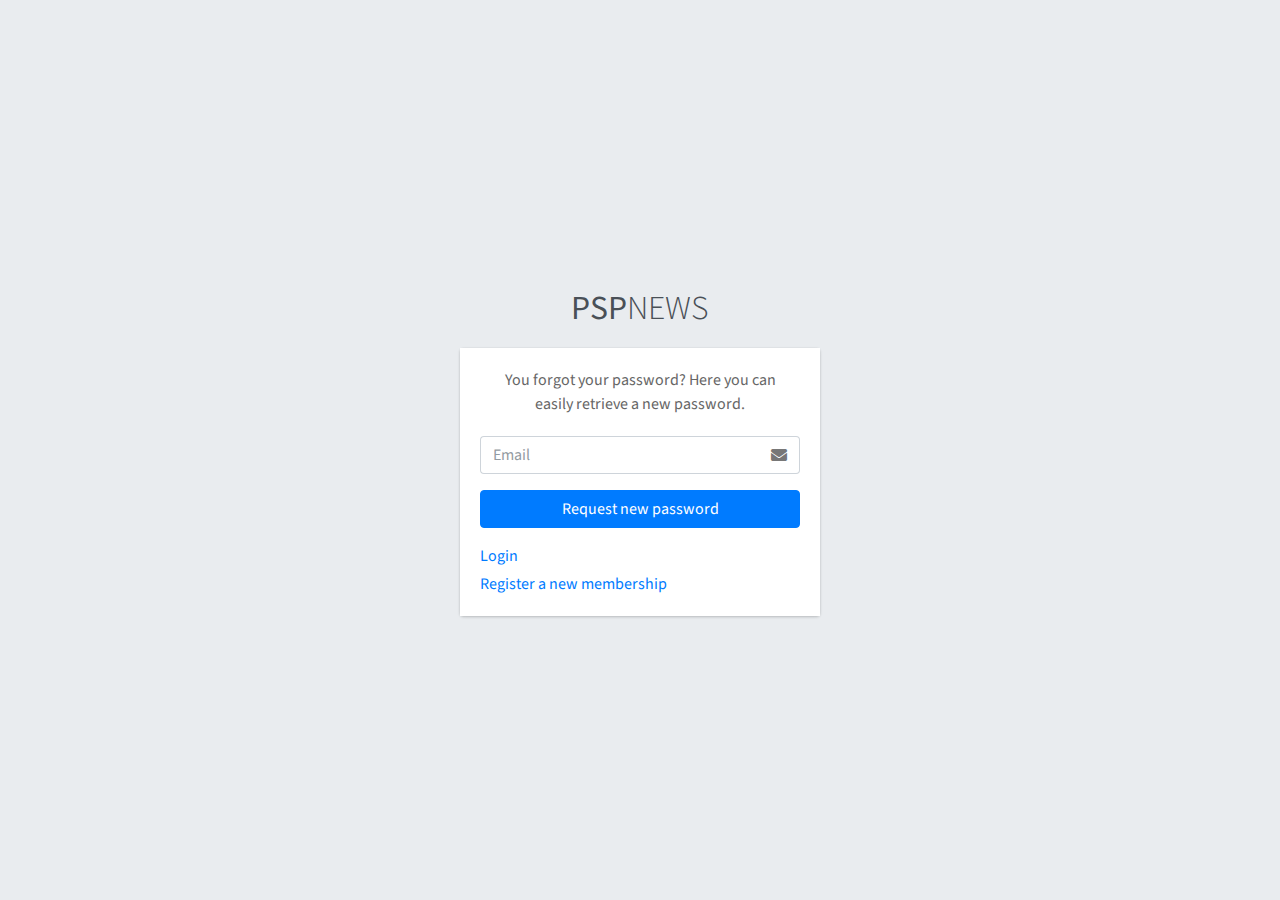
<file: common/pages/examples/forgot-password.html>
<!DOCTYPE html>
<html lang="en">
<head>
  <meta charset="utf-8">
  <meta name="viewport" content="width=device-width, initial-scale=1">
  <title>Psp News | Forgot Password</title>

  <!-- Google Font: Source Sans Pro -->
  <link rel="stylesheet" href="https://fonts.googleapis.com/css?family=Source+Sans+Pro:300,400,400i,700&display=fallback">
  <!-- Font Awesome -->
  <link rel="stylesheet" href="../../plugins/fontawesome-free/css/all.min.css">
  <!-- icheck bootstrap -->
  <link rel="stylesheet" href="../../plugins/icheck-bootstrap/icheck-bootstrap.min.css">
  <!-- Theme style -->
  <link rel="stylesheet" href="../../dist/css/adminlte.min.css">
</head>
<body class="hold-transition login-page">
<div class="login-box">
  <div class="login-logo">
    <a href="../../index2.html"><b>PSP</b>NEWS</a>
  </div>
  <!-- /.login-logo -->
  <div class="card">
    <div class="card-body login-card-body">
      <p class="login-box-msg">You forgot your password? Here you can easily retrieve a new password.</p>

      <form action="recover-password.html" method="post">
        <div class="input-group mb-3">
          <input type="email" class="form-control" placeholder="Email">
          <div class="input-group-append">
            <div class="input-group-text">
              <span class="fas fa-envelope"></span>
            </div>
          </div>
        </div>
        <div class="row">
          <div class="col-12">
            <button type="submit" class="btn btn-primary btn-block">Request new password</button>
          </div>
          <!-- /.col -->
        </div>
      </form>

      <p class="mt-3 mb-1">
        <a href="login.html">Login</a>
      </p>
      <p class="mb-0">
        <a href="register.html" class="text-center">Register a new membership</a>
      </p>
    </div>
    <!-- /.login-card-body -->
  </div>
</div>
<!-- /.login-box -->

<!-- jQuery -->
<script src="../../plugins/jquery/jquery.min.js"></script>
<!-- Bootstrap 4 -->
<script src="../../plugins/bootstrap/js/bootstrap.bundle.min.js"></script>
<!-- AdminLTE App -->
<script src="../../dist/js/adminlte.min.js"></script>
</body>
</html>
</file>
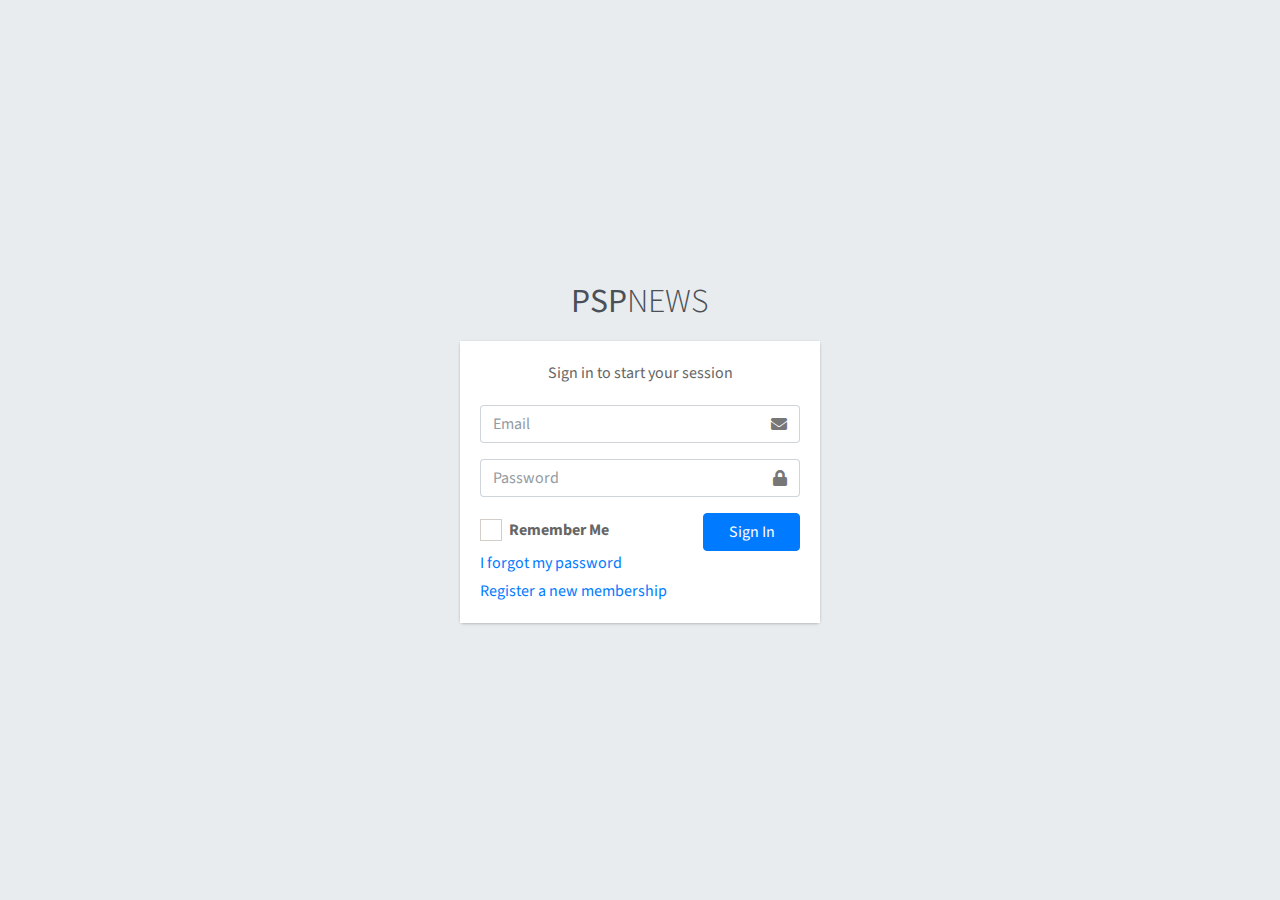
<file: common/pages/examples/login.html>
<!DOCTYPE html>
<html lang="en">
<head>
  <meta charset="utf-8">
  <meta name="viewport" content="width=device-width, initial-scale=1">
  <title>Psp News | Log in</title>

  <!-- Google Font: Source Sans Pro -->
  <link rel="stylesheet" href="https://fonts.googleapis.com/css?family=Source+Sans+Pro:300,400,400i,700&display=fallback">
  <!-- Font Awesome -->
  <link rel="stylesheet" href="../../plugins/fontawesome-free/css/all.min.css">
  <!-- icheck bootstrap -->
  <link rel="stylesheet" href="../../plugins/icheck-bootstrap/icheck-bootstrap.min.css">
  <!-- Theme style -->
  <link rel="stylesheet" href="../../dist/css/adminlte.min.css">
</head>
<body class="hold-transition login-page">
<div class="login-box">
  <div class="login-logo">
    <a href="../../index2.html"><b>PSP</b>NEWS</a>
  </div>
  <!-- /.login-logo -->
  <div class="card">
    <div class="card-body login-card-body">
      <p class="login-box-msg">Sign in to start your session</p>

      <form action="../../index3.html" method="post">
        <div class="input-group mb-3">
          <input type="email" class="form-control" placeholder="Email">
          <div class="input-group-append">
            <div class="input-group-text">
              <span class="fas fa-envelope"></span>
            </div>
          </div>
        </div>
        <div class="input-group mb-3">
          <input type="password" class="form-control" placeholder="Password">
          <div class="input-group-append">
            <div class="input-group-text">
              <span class="fas fa-lock"></span>
            </div>
          </div>
        </div>
        <div class="row">
          <div class="col-8">
            <div class="icheck-primary">
              <input type="checkbox" id="remember">
              <label for="remember">
                Remember Me
              </label>
            </div>
          </div>
          <!-- /.col -->
          <div class="col-4">
            <button type="submit" class="btn btn-primary btn-block">Sign In</button>
          </div>
          <!-- /.col -->
        </div>
      </form>

      <p class="mb-1">
        <a href="forgot-password.html">I forgot my password</a>
      </p>
      <p class="mb-0">
        <a href="register.html" class="text-center">Register a new membership</a>
      </p>
    </div>
    <!-- /.login-card-body -->
  </div>
</div>
<!-- /.login-box -->

<!-- jQuery -->
<script src="../../plugins/jquery/jquery.min.js"></script>
<!-- Bootstrap 4 -->
<script src="../../plugins/bootstrap/js/bootstrap.bundle.min.js"></script>
<!-- AdminLTE App -->
<script src="../../dist/js/adminlte.min.js"></script>
</body>
</html>
</file>
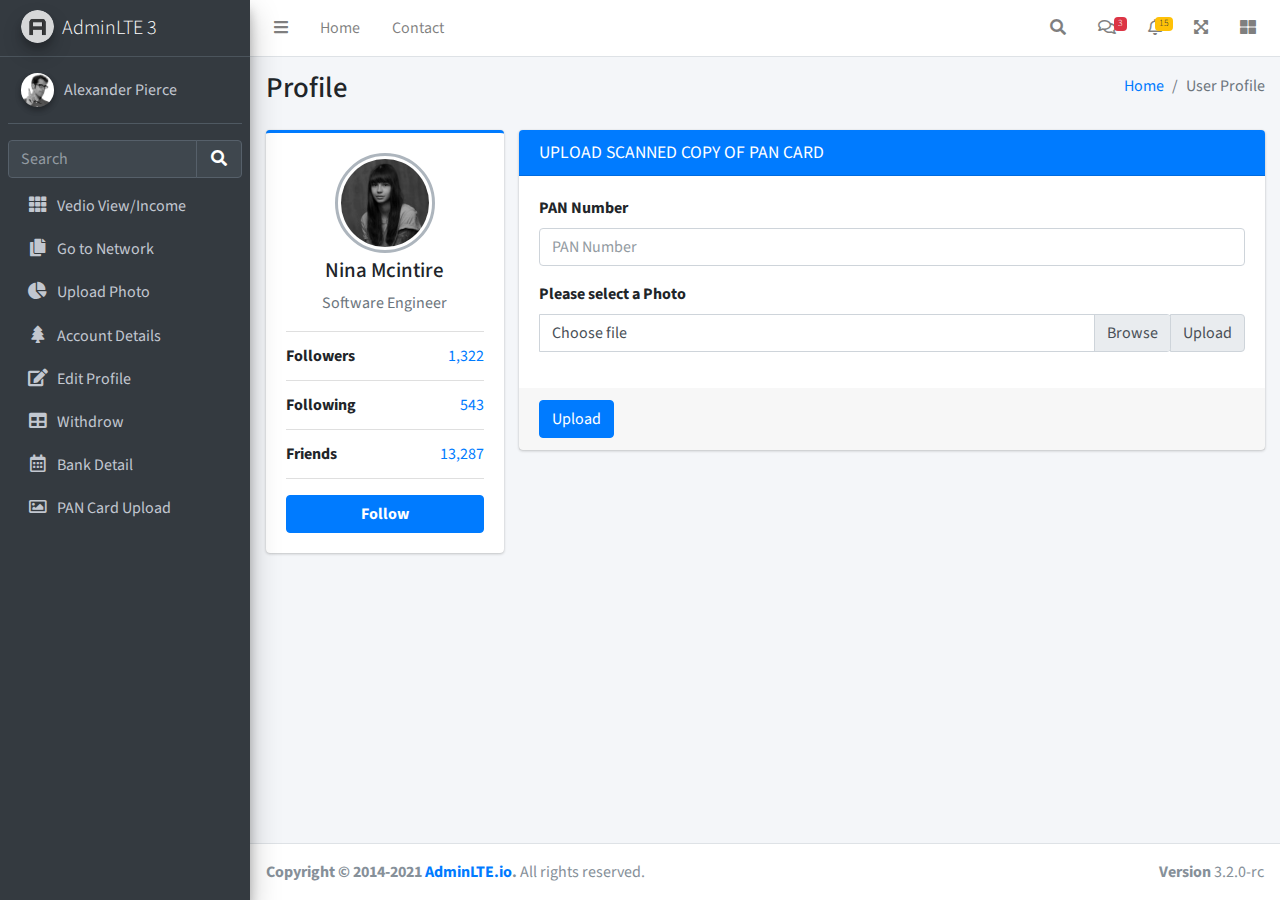
<file: common/pages/examples/pan_upload.html>
<!DOCTYPE html>
<html lang="en">
<head>
  <meta charset="utf-8">
  <meta name="viewport" content="width=device-width, initial-scale=1">
  <title>psp news|User Profile</title>

  <!-- Google Font: Source Sans Pro -->
  <link rel="stylesheet" href="https://fonts.googleapis.com/css?family=Source+Sans+Pro:300,400,400i,700&display=fallback">
  <!-- Font Awesome -->
  <link rel="stylesheet" href="../../plugins/fontawesome-free/css/all.min.css">
  <!-- DataTables -->
  <link rel="stylesheet" href="../../plugins/datatables-bs4/css/dataTables.bootstrap4.min.css">
  <link rel="stylesheet" href="../../plugins/datatables-responsive/css/responsive.bootstrap4.min.css">
  <link rel="stylesheet" href="../../plugins/datatables-buttons/css/buttons.bootstrap4.min.css">
  <!-- Theme style -->
  <link rel="stylesheet" href="../../dist/css/adminlte.min.css">
</head>
<body class="hold-transition sidebar-mini">
<div class="wrapper">
  <!-- Navbar -->
  <nav class="main-header navbar navbar-expand navbar-white navbar-light">
    <!-- Left navbar links -->
    <ul class="navbar-nav">
      <li class="nav-item">
        <a class="nav-link" data-widget="pushmenu" href="#" role="button"><i class="fas fa-bars"></i></a>
      </li>
      <li class="nav-item d-none d-sm-inline-block">
        <a href="#" class="nav-link">Home</a>
      </li>
      <li class="nav-item d-none d-sm-inline-block">
        <a href="#" class="nav-link">Contact</a>
      </li>
    </ul>

    <!-- Right navbar links -->
    <ul class="navbar-nav ml-auto">
      <!-- Navbar Search -->
      <li class="nav-item">
        <a class="nav-link" data-widget="navbar-search" href="#" role="button">
          <i class="fas fa-search"></i>
        </a>
        <div class="navbar-search-block">
          <form class="form-inline">
            <div class="input-group input-group-sm">
              <input class="form-control form-control-navbar" type="search" placeholder="Search" aria-label="Search">
              <div class="input-group-append">
                <button class="btn btn-navbar" type="submit">
                  <i class="fas fa-search"></i>
                </button>
                <button class="btn btn-navbar" type="button" data-widget="navbar-search">
                  <i class="fas fa-times"></i>
                </button>
              </div>
            </div>
          </form>
        </div>
      </li>

      <!-- Messages Dropdown Menu -->
      <li class="nav-item dropdown">
        <a class="nav-link" data-toggle="dropdown" href="#">
          <i class="far fa-comments"></i>
          <span class="badge badge-danger navbar-badge">3</span>
        </a>
        <div class="dropdown-menu dropdown-menu-lg dropdown-menu-right">
          <a href="#" class="dropdown-item">
            <!-- Message Start -->
            <div class="media">
              <img src="../../dist/img/user1-128x128.jpg" alt="User Avatar" class="img-size-50 mr-3 img-circle">
              <div class="media-body">
                <h3 class="dropdown-item-title">
                  Brad Diesel
                  <span class="float-right text-sm text-danger"><i class="fas fa-star"></i></span>
                </h3>
                <p class="text-sm">Call me whenever you can...</p>
                <p class="text-sm text-muted"><i class="far fa-clock mr-1"></i> 4 Hours Ago</p>
              </div>
            </div>
            <!-- Message End -->
          </a>
          <div class="dropdown-divider"></div>
          <a href="#" class="dropdown-item">
            <!-- Message Start -->
            <div class="media">
              <img src="../../dist/img/user8-128x128.jpg" alt="User Avatar" class="img-size-50 img-circle mr-3">
              <div class="media-body">
                <h3 class="dropdown-item-title">
                  John Pierce
                  <span class="float-right text-sm text-muted"><i class="fas fa-star"></i></span>
                </h3>
                <p class="text-sm">I got your message bro</p>
                <p class="text-sm text-muted"><i class="far fa-clock mr-1"></i> 4 Hours Ago</p>
              </div>
            </div>
            <!-- Message End -->
          </a>
          <div class="dropdown-divider"></div>
          <a href="#" class="dropdown-item">
            <!-- Message Start -->
            <div class="media">
              <img src="../../dist/img/user3-128x128.jpg" alt="User Avatar" class="img-size-50 img-circle mr-3">
              <div class="media-body">
                <h3 class="dropdown-item-title">
                  Nora Silvester
                  <span class="float-right text-sm text-warning"><i class="fas fa-star"></i></span>
                </h3>
                <p class="text-sm">The subject goes here</p>
                <p class="text-sm text-muted"><i class="far fa-clock mr-1"></i> 4 Hours Ago</p>
              </div>
            </div>
            <!-- Message End -->
          </a>
          <div class="dropdown-divider"></div>
          <a href="#" class="dropdown-item dropdown-footer">See All Messages</a>
        </div>
      </li>
      <!-- Notifications Dropdown Menu -->
      <li class="nav-item dropdown">
        <a class="nav-link" data-toggle="dropdown" href="#">
          <i class="far fa-bell"></i>
          <span class="badge badge-warning navbar-badge">15</span>
        </a>
        <div class="dropdown-menu dropdown-menu-lg dropdown-menu-right">
          <span class="dropdown-item dropdown-header">15 Notifications</span>
          <div class="dropdown-divider"></div>
          <a href="#" class="dropdown-item">
            <i class="fas fa-envelope mr-2"></i> 4 new messages
            <span class="float-right text-muted text-sm">3 mins</span>
          </a>
          <div class="dropdown-divider"></div>
          <a href="#" class="dropdown-item">
            <i class="fas fa-users mr-2"></i> 8 friend requests
            <span class="float-right text-muted text-sm">12 hours</span>
          </a>
          <div class="dropdown-divider"></div>
          <a href="#" class="dropdown-item">
            <i class="fas fa-file mr-2"></i> 3 new reports
            <span class="float-right text-muted text-sm">2 days</span>
          </a>
          <div class="dropdown-divider"></div>
          <a href="#" class="dropdown-item dropdown-footer">See All Notifications</a>
        </div>
      </li>
      <li class="nav-item">
        <a class="nav-link" data-widget="fullscreen" href="#" role="button">
          <i class="fas fa-expand-arrows-alt"></i>
        </a>
      </li>
      <li class="nav-item">
        <a class="nav-link" data-widget="control-sidebar" data-slide="true" href="#" role="button">
          <i class="fas fa-th-large"></i>
        </a>
      </li>
    </ul>
  </nav>
  <!-- /.navbar -->

  <!-- Main Sidebar Container -->
  <aside class="main-sidebar sidebar-dark-primary elevation-4">
    <!-- Brand Logo -->
    <a href="../../index3.html" class="brand-link">
      <img src="../../dist/img/AdminLTELogo.png" alt="AdminLTE Logo" class="brand-image img-circle elevation-3" style="opacity: .8">
      <span class="brand-text font-weight-light">AdminLTE 3</span>
    </a>

    <!-- Sidebar -->
    <div class="sidebar">
      <!-- Sidebar user (optional) -->
      <div class="user-panel mt-3 pb-3 mb-3 d-flex">
        <div class="image">
          <img src="../../dist/img/user2-160x160.jpg" class="img-circle elevation-2" alt="User Image">
        </div>
        <div class="info">
          <a href="#" class="d-block">Alexander Pierce</a>
        </div>
      </div>

      <!-- SidebarSearch Form -->
      <div class="form-inline">
        <div class="input-group" data-widget="sidebar-search">
          <input class="form-control form-control-sidebar" type="search" placeholder="Search" aria-label="Search">
          <div class="input-group-append">
            <button class="btn btn-sidebar">
              <i class="fas fa-search fa-fw"></i>
            </button>
          </div>
        </div>
      </div>

      <!-- Sidebar Menu -->
      <nav class="mt-2">
        <ul class="nav nav-pills nav-sidebar flex-column" data-widget="treeview" role="menu" data-accordion="false">
          <!-- Add icons to the links using the .nav-icon class
               with font-awesome or any other icon font library -->
          <li class="nav-item">
            <a href="#" class="nav-link">
              <i class="nav-icon fas fa-th"></i>
              <p>
                Vedio View/Income
              </p>
            </a>
          </li>
          <li class="nav-item">
            <a href="#" class="nav-link">
              <i class="nav-icon fas fa-copy"></i>
              <p>
                Go to Network
                
                
              </p>
            </a>
            
          </li>
          <li class="nav-item">
            <a href="#" class="nav-link">
              <i class="nav-icon fas fa-chart-pie"></i>
              <p>
                Upload Photo
              </p>
            </a>
          </li>
          <li class="nav-item">
            <a href="#" class="nav-link">
              <i class="nav-icon fas fa-tree"></i>
              <p>
                Account Details
              </p>
            </a>
          </li>
          <li class="nav-item">
            <a href="#" class="nav-link">
              <i class="nav-icon fas fa-edit"></i>
              <p>
                Edit Profile
              </p>
            </a>
          </li>
          <li class="nav-item">
            <a href="#" class="nav-link">
              <i class="nav-icon fas fa-table"></i>
              <p>
                Withdrow
              </p>
            </a>
          </li>
          <li class="nav-item">
            <a href="#" class="nav-link">
              <i class="nav-icon far fa-calendar-alt"></i>
              <p>
               Bank Detail
              </p>
            </a>
          </li>
          <li class="nav-item">
            <a href="#" class="nav-link">
              <i class="nav-icon far fa-image"></i>
              <p>
              PAN Card Upload
              </p>
            </a>
          </li>
        </ul>
      </nav>
 
      <!-- /.sidebar-menu -->
    </div>
    <!-- /.sidebar -->
  </aside>

  <!-- Content Wrapper. Contains page content -->
  <div class="content-wrapper">
    <!-- Content Header (Page header) -->
    <section class="content-header">
      <div class="container-fluid">
        <div class="row mb-2">
          <div class="col-sm-6">
            <h1>Profile</h1>
          </div>
          <div class="col-sm-6">
            <ol class="breadcrumb float-sm-right">
              <li class="breadcrumb-item"><a href="#">Home</a></li>
              <li class="breadcrumb-item active">User Profile</li>
            </ol>
          </div>
        </div>
      </div><!-- /.container-fluid -->
    </section>

    <!-- Main content -->
    <section class="content">
      <div class="container-fluid">
        <div class="row">
          <div class="col-md-3">

            <!-- Profile Image -->
            <div class="card card-primary card-outline">
              <div class="card-body box-profile">
                <div class="text-center">
                  <img class="profile-user-img img-fluid img-circle"
                       src="../../dist/img/user4-128x128.jpg"
                       alt="User profile picture">
                </div>

                <h3 class="profile-username text-center">Nina Mcintire</h3>

                <p class="text-muted text-center">Software Engineer</p>

                <ul class="list-group list-group-unbordered mb-3">
                  <li class="list-group-item">
                    <b>Followers</b> <a class="float-right">1,322</a>
                  </li>
                  <li class="list-group-item">
                    <b>Following</b> <a class="float-right">543</a>
                  </li>
                  <li class="list-group-item">
                    <b>Friends</b> <a class="float-right">13,287</a>
                  </li>
                </ul>

                <a href="#" class="btn btn-primary btn-block"><b>Follow</b></a>
              </div>
              <!-- /.card-body -->
            </div>
            <!-- /.card -->
            <!-- /.card -->
          </div>
          <!-- /.col -->
          <div class="col-md-9">
                <!---------------************--------->
				<!-- Main content -->
            <!-- general form elements -->
            <div class="card card-primary">
              <div class="card-header">
                <h3 class="card-title">UPLOAD SCANNED COPY OF PAN CARD</h3>
              </div>
              <!-- /.card-header -->
              <!-- form start -->
              <form>
                <div class="card-body">
				 <div class="form-group">
                    <label for="exampleInputEmail1">PAN Number</label>
                    <input type="email" class="form-control" id="exampleInputEmail1" placeholder="PAN Number">
                  </div>
                  <div class="form-group">
                    <label for="exampleInputFile">Please select a Photo</label>
                    <div class="input-group">
                      <div class="custom-file">
                        <input type="file" class="custom-file-input" id="exampleInputFile">
                        <label class="custom-file-label" for="exampleInputFile">Choose file</label>
                      </div>
                      <div class="input-group-append">
                        <span class="input-group-text">Upload</span>
                      </div>
                    </div>
                  </div>
                </div>
                <!-- /.card-body -->

                <div class="card-footer">
                  <button type="submit" class="btn btn-primary">Upload</button>
                </div>
              </form>
            </div>
<!-----------*******************------->			
            </div>
          </div>
       </div>
 </section>
    <!-- /.content -->
  </div>
  <!-- /.content-wrapper -->
  <footer class="main-footer">
    <div class="float-right d-none d-sm-block">
      <b>Version</b> 3.2.0-rc
    </div>
    <strong>Copyright &copy; 2014-2021 <a href="https://adminlte.io">AdminLTE.io</a>.</strong> All rights reserved.
  </footer>

  <!-- Control Sidebar -->
  <aside class="control-sidebar control-sidebar-dark">
    <!-- Control sidebar content goes here -->
  </aside>
  <!-- /.control-sidebar -->
</div>
<!-- ./wrapper -->

<!-- jQuery -->
<script src="../../plugins/jquery/jquery.min.js"></script>
<!-- Bootstrap 4 -->
<script src="../../plugins/bootstrap/js/bootstrap.bundle.min.js"></script>
<!-- bs-custom-file-input -->
<script src="../../plugins/bs-custom-file-input/bs-custom-file-input.min.js"></script>
<!-- AdminLTE App -->
<script src="../../dist/js/adminlte.min.js"></script>
<!-- AdminLTE for demo purposes -->
<script src="../../dist/js/demo.js"></script>
<script>
$(function () {
  bsCustomFileInput.init();
});
</script>
</body>
</html>
</file>
<file: common/plugins/fullcalendar/main.css>
/* classes attached to <body> */
/* TODO: make fc-event selector work when calender in shadow DOM */
.fc-not-allowed,
.fc-not-allowed .fc-event { /* override events' custom cursors */
  cursor: not-allowed;
}

/* TODO: not attached to body. attached to specific els. move */
.fc-unselectable {
  -webkit-user-select: none;
     -moz-user-select: none;
      -ms-user-select: none;
          user-select: none;
  -webkit-touch-callout: none;
  -webkit-tap-highlight-color: rgba(0, 0, 0, 0);
}
.fc {
  /* layout of immediate children */
  display: flex;
  flex-direction: column;

  font-size: 1em
}
.fc,
  .fc *,
  .fc *:before,
  .fc *:after {
    box-sizing: border-box;
  }
.fc table {
    border-collapse: collapse;
    border-spacing: 0;
    font-size: 1em; /* normalize cross-browser */
  }
.fc th {
    text-align: center;
  }
.fc th,
  .fc td {
    vertical-align: top;
    padding: 0;
  }
.fc a[data-navlink] {
    cursor: pointer;
  }
.fc a[data-navlink]:hover {
    text-decoration: underline;
  }
.fc-direction-ltr {
  direction: ltr;
  text-align: left;
}
.fc-direction-rtl {
  direction: rtl;
  text-align: right;
}
.fc-theme-standard td,
  .fc-theme-standard th {
    border: 1px solid #ddd;
    border: 1px solid var(--fc-border-color, #ddd);
  }
/* for FF, which doesn't expand a 100% div within a table cell. use absolute positioning */
/* inner-wrappers are responsible for being absolute */
/* TODO: best place for this? */
.fc-liquid-hack td,
  .fc-liquid-hack th {
    position: relative;
  }

@font-face {
  font-family: 'fcicons';
  src: url("[data-uri]") format('truetype');
  font-weight: normal;
  font-style: normal;
}

.fc-icon {
  /* added for fc */
  display: inline-block;
  width: 1em;
  height: 1em;
  text-align: center;
  -webkit-user-select: none;
     -moz-user-select: none;
      -ms-user-select: none;
          user-select: none;

  /* use !important to prevent issues with browser extensions that change fonts */
  font-family: 'fcicons' !important;
  speak: none;
  font-style: normal;
  font-weight: normal;
  font-variant: normal;
  text-transform: none;
  line-height: 1;

  /* Better Font Rendering =========== */
  -webkit-font-smoothing: antialiased;
  -moz-osx-font-smoothing: grayscale;
}

.fc-icon-chevron-left:before {
  content: "\e900";
}

.fc-icon-chevron-right:before {
  content: "\e901";
}

.fc-icon-chevrons-left:before {
  content: "\e902";
}

.fc-icon-chevrons-right:before {
  content: "\e903";
}

.fc-icon-minus-square:before {
  content: "\e904";
}

.fc-icon-plus-square:before {
  content: "\e905";
}

.fc-icon-x:before {
  content: "\e906";
}
/*
Lots taken from Flatly (MIT): https://bootswatch.com/4/flatly/bootstrap.css

These styles only apply when the standard-theme is activated.
When it's NOT activated, the fc-button classes won't even be in the DOM.
*/
.fc {

  /* reset */

}
.fc .fc-button {
    border-radius: 0;
    overflow: visible;
    text-transform: none;
    margin: 0;
    font-family: inherit;
    font-size: inherit;
    line-height: inherit;
  }
.fc .fc-button:focus {
    outline: 1px dotted;
    outline: 5px auto -webkit-focus-ring-color;
  }
.fc .fc-button {
    -webkit-appearance: button;
  }
.fc .fc-button:not(:disabled) {
    cursor: pointer;
  }
.fc .fc-button::-moz-focus-inner {
    padding: 0;
    border-style: none;
  }
.fc {

  /* theme */

}
.fc .fc-button {
    display: inline-block;
    font-weight: 400;
    text-align: center;
    vertical-align: middle;
    -webkit-user-select: none;
       -moz-user-select: none;
        -ms-user-select: none;
            user-select: none;
    background-color: transparent;
    border: 1px solid transparent;
    padding: 0.4em 0.65em;
    font-size: 1em;
    line-height: 1.5;
    border-radius: 0.25em;
  }
.fc .fc-button:hover {
    text-decoration: none;
  }
.fc .fc-button:focus {
    outline: 0;
    box-shadow: 0 0 0 0.2rem rgba(44, 62, 80, 0.25);
  }
.fc .fc-button:disabled {
    opacity: 0.65;
  }
.fc {

  /* "primary" coloring */

}
.fc .fc-button-primary {
    color: #fff;
    color: var(--fc-button-text-color, #fff);
    background-color: #2C3E50;
    background-color: var(--fc-button-bg-color, #2C3E50);
    border-color: #2C3E50;
    border-color: var(--fc-button-border-color, #2C3E50);
  }
.fc .fc-button-primary:hover {
    color: #fff;
    color: var(--fc-button-text-color, #fff);
    background-color: #1e2b37;
    background-color: var(--fc-button-hover-bg-color, #1e2b37);
    border-color: #1a252f;
    border-color: var(--fc-button-hover-border-color, #1a252f);
  }
.fc .fc-button-primary:disabled { /* not DRY */
    color: #fff;
    color: var(--fc-button-text-color, #fff);
    background-color: #2C3E50;
    background-color: var(--fc-button-bg-color, #2C3E50);
    border-color: #2C3E50;
    border-color: var(--fc-button-border-color, #2C3E50); /* overrides :hover */
  }
.fc .fc-button-primary:focus {
    box-shadow: 0 0 0 0.2rem rgba(76, 91, 106, 0.5);
  }
.fc .fc-button-primary:not(:disabled):active,
  .fc .fc-button-primary:not(:disabled).fc-button-active {
    color: #fff;
    color: var(--fc-button-text-color, #fff);
    background-color: #1a252f;
    background-color: var(--fc-button-active-bg-color, #1a252f);
    border-color: #151e27;
    border-color: var(--fc-button-active-border-color, #151e27);
  }
.fc .fc-button-primary:not(:disabled):active:focus,
  .fc .fc-button-primary:not(:disabled).fc-button-active:focus {
    box-shadow: 0 0 0 0.2rem rgba(76, 91, 106, 0.5);
  }
.fc {

  /* icons within buttons */

}
.fc .fc-button .fc-icon {
    vertical-align: middle;
    font-size: 1.5em; /* bump up the size (but don't make it bigger than line-height of button, which is 1.5em also) */
  }
.fc .fc-button-group {
    position: relative;
    display: inline-flex;
    vertical-align: middle;
  }
.fc .fc-button-group > .fc-button {
    position: relative;
    flex: 1 1 auto;
  }
.fc .fc-button-group > .fc-button:hover {
    z-index: 1;
  }
.fc .fc-button-group > .fc-button:focus,
  .fc .fc-button-group > .fc-button:active,
  .fc .fc-button-group > .fc-button.fc-button-active {
    z-index: 1;
  }
.fc-direction-ltr .fc-button-group > .fc-button:not(:first-child) {
    margin-left: -1px;
    border-top-left-radius: 0;
    border-bottom-left-radius: 0;
  }
.fc-direction-ltr .fc-button-group > .fc-button:not(:last-child) {
    border-top-right-radius: 0;
    border-bottom-right-radius: 0;
  }
.fc-direction-rtl .fc-button-group > .fc-button:not(:first-child) {
    margin-right: -1px;
    border-top-right-radius: 0;
    border-bottom-right-radius: 0;
  }
.fc-direction-rtl .fc-button-group > .fc-button:not(:last-child) {
    border-top-left-radius: 0;
    border-bottom-left-radius: 0;
  }
.fc .fc-toolbar {
    display: flex;
    justify-content: space-between;
    align-items: center;
  }
.fc .fc-toolbar.fc-header-toolbar {
    margin-bottom: 1.5em;
  }
.fc .fc-toolbar.fc-footer-toolbar {
    margin-top: 1.5em;
  }
.fc .fc-toolbar-title {
    font-size: 1.75em;
    margin: 0;
  }
.fc-direction-ltr .fc-toolbar > * > :not(:first-child) {
    margin-left: .75em; /* space between */
  }
.fc-direction-rtl .fc-toolbar > * > :not(:first-child) {
    margin-right: .75em; /* space between */
  }
.fc-direction-rtl .fc-toolbar-ltr { /* when the toolbar-chunk positioning system is explicitly left-to-right */
    flex-direction: row-reverse;
  }
.fc .fc-scroller {
    -webkit-overflow-scrolling: touch;
    position: relative; /* for abs-positioned elements within */
  }
.fc .fc-scroller-liquid {
    height: 100%;
  }
.fc .fc-scroller-liquid-absolute {
    position: absolute;
    top: 0;
    right: 0;
    left: 0;
    bottom: 0;
  }
.fc .fc-scroller-harness {
    position: relative;
    overflow: hidden;
    direction: ltr;
      /* hack for chrome computing the scroller's right/left wrong for rtl. undone below... */
      /* TODO: demonstrate in codepen */
  }
.fc .fc-scroller-harness-liquid {
    height: 100%;
  }
.fc-direction-rtl .fc-scroller-harness > .fc-scroller { /* undo above hack */
    direction: rtl;
  }
.fc-theme-standard .fc-scrollgrid {
    border: 1px solid #ddd;
    border: 1px solid var(--fc-border-color, #ddd); /* bootstrap does this. match */
  }
.fc .fc-scrollgrid,
    .fc .fc-scrollgrid table { /* all tables (self included) */
      width: 100%; /* because tables don't normally do this */
      table-layout: fixed;
    }
.fc .fc-scrollgrid table { /* inner tables */
      border-top-style: hidden;
      border-left-style: hidden;
      border-right-style: hidden;
    }
.fc .fc-scrollgrid {

    border-collapse: separate;
    border-right-width: 0;
    border-bottom-width: 0;

  }
.fc .fc-scrollgrid-liquid {
    height: 100%;
  }
.fc .fc-scrollgrid-section { /* a <tr> */
    height: 1px /* better than 0, for firefox */

  }
.fc .fc-scrollgrid-section > td {
      height: 1px; /* needs a height so inner div within grow. better than 0, for firefox */
    }
.fc .fc-scrollgrid-section table {
      height: 1px;
        /* for most browsers, if a height isn't set on the table, can't do liquid-height within cells */
        /* serves as a min-height. harmless */
    }
.fc .fc-scrollgrid-section-liquid > td {
      height: 100%; /* better than `auto`, for firefox */
    }
.fc .fc-scrollgrid-section > * {
    border-top-width: 0;
    border-left-width: 0;
  }
.fc .fc-scrollgrid-section-header > *,
  .fc .fc-scrollgrid-section-footer > * {
    border-bottom-width: 0;
  }
.fc .fc-scrollgrid-section-body table,
  .fc .fc-scrollgrid-section-footer table {
    border-bottom-style: hidden; /* head keeps its bottom border tho */
  }
.fc {

  /* stickiness */

}
.fc .fc-scrollgrid-section-sticky > * {
    background: #fff;
    background: var(--fc-page-bg-color, #fff);
    position: sticky;
    z-index: 3; /* TODO: var */
    /* TODO: box-shadow when sticking */
  }
.fc .fc-scrollgrid-section-header.fc-scrollgrid-section-sticky > * {
    top: 0; /* because border-sharing causes a gap at the top */
      /* TODO: give safari -1. has bug */
  }
.fc .fc-scrollgrid-section-footer.fc-scrollgrid-section-sticky > * {
    bottom: 0; /* known bug: bottom-stickiness doesn't work in safari */
  }
.fc .fc-scrollgrid-sticky-shim { /* for horizontal scrollbar */
    height: 1px; /* needs height to create scrollbars */
    margin-bottom: -1px;
  }
.fc-sticky { /* no .fc wrap because used as child of body */
  position: sticky;
}
.fc .fc-view-harness {
    flex-grow: 1; /* because this harness is WITHIN the .fc's flexbox */
    position: relative;
  }
.fc {

  /* when the harness controls the height, make the view liquid */

}
.fc .fc-view-harness-active > .fc-view {
    position: absolute;
    top: 0;
    right: 0;
    bottom: 0;
    left: 0;
  }
.fc .fc-col-header-cell-cushion {
    display: inline-block; /* x-browser for when sticky (when multi-tier header) */
    padding: 2px 4px;
  }
.fc .fc-bg-event,
  .fc .fc-non-business,
  .fc .fc-highlight {
    /* will always have a harness with position:relative/absolute, so absolutely expand */
    position: absolute;
    top: 0;
    left: 0;
    right: 0;
    bottom: 0;
  }
.fc .fc-non-business {
    background: rgba(215, 215, 215, 0.3);
    background: var(--fc-non-business-color, rgba(215, 215, 215, 0.3));
  }
.fc .fc-bg-event {
    background: rgb(143, 223, 130);
    background: var(--fc-bg-event-color, rgb(143, 223, 130));
    opacity: 0.3;
    opacity: var(--fc-bg-event-opacity, 0.3)
  }
.fc .fc-bg-event .fc-event-title {
      margin: .5em;
      font-size: .85em;
      font-size: var(--fc-small-font-size, .85em);
      font-style: italic;
    }
.fc .fc-highlight {
    background: rgba(188, 232, 241, 0.3);
    background: var(--fc-highlight-color, rgba(188, 232, 241, 0.3));
  }
.fc .fc-cell-shaded,
  .fc .fc-day-disabled {
    background: rgba(208, 208, 208, 0.3);
    background: var(--fc-neutral-bg-color, rgba(208, 208, 208, 0.3));
  }
/* link resets */
/* ---------------------------------------------------------------------------------------------------- */
a.fc-event,
a.fc-event:hover {
  text-decoration: none;
}
/* cursor */
.fc-event[href],
.fc-event.fc-event-draggable {
  cursor: pointer;
}
/* event text content */
/* ---------------------------------------------------------------------------------------------------- */
.fc-event .fc-event-main {
    position: relative;
    z-index: 2;
  }
/* dragging */
/* ---------------------------------------------------------------------------------------------------- */
.fc-event-dragging:not(.fc-event-selected) { /* MOUSE */
    opacity: 0.75;
  }
.fc-event-dragging.fc-event-selected { /* TOUCH */
    box-shadow: 0 2px 7px rgba(0, 0, 0, 0.3);
  }
/* resizing */
/* ---------------------------------------------------------------------------------------------------- */
/* (subclasses should hone positioning for touch and non-touch) */
.fc-event .fc-event-resizer {
    display: none;
    position: absolute;
    z-index: 4;
  }
.fc-event:hover, /* MOUSE */
.fc-event-selected { /* TOUCH */

}
.fc-event:hover .fc-event-resizer, .fc-event-selected .fc-event-resizer {
    display: block;
  }
.fc-event-selected .fc-event-resizer {
    border-radius: 4px;
    border-radius: calc(var(--fc-event-resizer-dot-total-width, 8px) / 2);
    border-width: 1px;
    border-width: var(--fc-event-resizer-dot-border-width, 1px);
    width: 8px;
    width: var(--fc-event-resizer-dot-total-width, 8px);
    height: 8px;
    height: var(--fc-event-resizer-dot-total-width, 8px);
    border-style: solid;
    border-color: inherit;
    background: #fff;
    background: var(--fc-page-bg-color, #fff)

    /* expand hit area */

  }
.fc-event-selected .fc-event-resizer:before {
      content: '';
      position: absolute;
      top: -20px;
      left: -20px;
      right: -20px;
      bottom: -20px;
    }
/* selecting (always TOUCH) */
/* ---------------------------------------------------------------------------------------------------- */
.fc-event-selected {
  box-shadow: 0 2px 5px rgba(0, 0, 0, 0.2)

  /* expand hit area (subclasses should expand) */

}
.fc-event-selected:before {
    content: "";
    position: absolute;
    z-index: 3;
    top: 0;
    left: 0;
    right: 0;
    bottom: 0;
  }
.fc-event-selected {

  /* dimmer effect */

}
.fc-event-selected:after {
    content: "";
    background: rgba(0, 0, 0, 0.25);
    background: var(--fc-event-selected-overlay-color, rgba(0, 0, 0, 0.25));
    position: absolute;
    z-index: 1;

    /* assume there's a border on all sides. overcome it. */
    /* sometimes there's NOT a border, in which case the dimmer will go over */
    /* an adjacent border, which looks fine. */
    top: -1px;
    left: -1px;
    right: -1px;
    bottom: -1px;
  }
/*
A HORIZONTAL event
*/
.fc-h-event { /* allowed to be top-level */
  display: block;
  border: 1px solid #3788d8;
  border: 1px solid var(--fc-event-border-color, #3788d8);
  background-color: #3788d8;
  background-color: var(--fc-event-bg-color, #3788d8)

}
.fc-h-event .fc-event-main {
    color: #fff;
    color: var(--fc-event-text-color, #fff);
  }
.fc-h-event .fc-event-main-frame {
    display: flex; /* for make fc-event-title-container expand */
  }
.fc-h-event .fc-event-time {
    max-width: 100%; /* clip overflow on this element */
    overflow: hidden;
  }
.fc-h-event .fc-event-title-container { /* serves as a container for the sticky cushion */
    flex-grow: 1;
    flex-shrink: 1;
    min-width: 0; /* important for allowing to shrink all the way */
  }
.fc-h-event .fc-event-title {
    display: inline-block; /* need this to be sticky cross-browser */
    vertical-align: top; /* for not messing up line-height */
    left: 0;  /* for sticky */
    right: 0; /* for sticky */
    max-width: 100%; /* clip overflow on this element */
    overflow: hidden;
  }
.fc-h-event.fc-event-selected:before {
    /* expand hit area */
    top: -10px;
    bottom: -10px;
  }
/* adjust border and border-radius (if there is any) for non-start/end */
.fc-direction-ltr .fc-daygrid-block-event:not(.fc-event-start),
.fc-direction-rtl .fc-daygrid-block-event:not(.fc-event-end) {
  border-top-left-radius: 0;
  border-bottom-left-radius: 0;
  border-left-width: 0;
}
.fc-direction-ltr .fc-daygrid-block-event:not(.fc-event-end),
.fc-direction-rtl .fc-daygrid-block-event:not(.fc-event-start) {
  border-top-right-radius: 0;
  border-bottom-right-radius: 0;
  border-right-width: 0;
}
/* resizers */
.fc-h-event:not(.fc-event-selected) .fc-event-resizer {
  top: 0;
  bottom: 0;
  width: 8px;
  width: var(--fc-event-resizer-thickness, 8px);
}
.fc-direction-ltr .fc-h-event:not(.fc-event-selected) .fc-event-resizer-start,
.fc-direction-rtl .fc-h-event:not(.fc-event-selected) .fc-event-resizer-end {
  cursor: w-resize;
  left: -4px;
  left: calc(var(--fc-event-resizer-thickness, 8px) / -2);
}
.fc-direction-ltr .fc-h-event:not(.fc-event-selected) .fc-event-resizer-end,
.fc-direction-rtl .fc-h-event:not(.fc-event-selected) .fc-event-resizer-start {
  cursor: e-resize;
  right: -4px;
  right: calc(var(--fc-event-resizer-thickness, 8px) / -2);
}
/* resizers for TOUCH */
.fc-h-event.fc-event-selected .fc-event-resizer {
  top: 50%;
  margin-top: -4px;
  margin-top: calc(var(--fc-event-resizer-dot-total-width, 8px) / -2);
}
.fc-direction-ltr .fc-h-event.fc-event-selected .fc-event-resizer-start,
.fc-direction-rtl .fc-h-event.fc-event-selected .fc-event-resizer-end {
  left: -4px;
  left: calc(var(--fc-event-resizer-dot-total-width, 8px) / -2);
}
.fc-direction-ltr .fc-h-event.fc-event-selected .fc-event-resizer-end,
.fc-direction-rtl .fc-h-event.fc-event-selected .fc-event-resizer-start {
  right: -4px;
  right: calc(var(--fc-event-resizer-dot-total-width, 8px) / -2);
}
.fc .fc-popover {
    position: absolute;
    z-index: 9999;
    box-shadow: 0 2px 6px rgba(0,0,0,.15);
  }
.fc .fc-popover-header {
    display: flex;
    flex-direction: row;
    justify-content: space-between;
    align-items: center;
    padding: 3px 4px;
  }
.fc .fc-popover-title {
    margin: 0 2px;
  }
.fc .fc-popover-close {
    cursor: pointer;
    opacity: 0.65;
    font-size: 1.1em;
  }
.fc-theme-standard .fc-popover {
    border: 1px solid #ddd;
    border: 1px solid var(--fc-border-color, #ddd);
    background: #fff;
    background: var(--fc-page-bg-color, #fff);
  }
.fc-theme-standard .fc-popover-header {
    background: rgba(208, 208, 208, 0.3);
    background: var(--fc-neutral-bg-color, rgba(208, 208, 208, 0.3));
  }


:root {
  --fc-daygrid-event-dot-width: 8px;
}
/* help things clear margins of inner content */
.fc-daygrid-day-frame,
.fc-daygrid-day-events,
.fc-daygrid-event-harness { /* for event top/bottom margins */
}
.fc-daygrid-day-frame:before, .fc-daygrid-day-events:before, .fc-daygrid-event-harness:before {
  content: "";
  clear: both;
  display: table; }
.fc-daygrid-day-frame:after, .fc-daygrid-day-events:after, .fc-daygrid-event-harness:after {
  content: "";
  clear: both;
  display: table; }
.fc .fc-daygrid-body { /* a <div> that wraps the table */
    position: relative;
    z-index: 1; /* container inner z-index's because <tr>s can't do it */
  }
.fc .fc-daygrid-day.fc-day-today {
      background-color: rgba(255, 220, 40, 0.15);
      background-color: var(--fc-today-bg-color, rgba(255, 220, 40, 0.15));
    }
.fc .fc-daygrid-day-frame {
    position: relative;
    min-height: 100%; /* seems to work better than `height` because sets height after rows/cells naturally do it */
  }
.fc {

  /* cell top */

}
.fc .fc-daygrid-day-top {
    display: flex;
    flex-direction: row-reverse;
  }
.fc .fc-day-other .fc-daygrid-day-top {
    opacity: 0.3;
  }
.fc {

  /* day number (within cell top) */

}
.fc .fc-daygrid-day-number {
    position: relative;
    z-index: 4;
    padding: 4px;
  }
.fc {

  /* event container */

}
.fc .fc-daygrid-day-events {
    margin-top: 1px; /* needs to be margin, not padding, so that available cell height can be computed */
  }
.fc {

  /* positioning for balanced vs natural */

}
.fc .fc-daygrid-body-balanced .fc-daygrid-day-events {
      position: absolute;
      left: 0;
      right: 0;
    }
.fc .fc-daygrid-body-unbalanced .fc-daygrid-day-events {
      position: relative; /* for containing abs positioned event harnesses */
      min-height: 2em; /* in addition to being a min-height during natural height, equalizes the heights a little bit */
    }
.fc .fc-daygrid-body-natural { /* can coexist with -unbalanced */
  }
.fc .fc-daygrid-body-natural .fc-daygrid-day-events {
      margin-bottom: 1em;
    }
.fc {

  /* event harness */

}
.fc .fc-daygrid-event-harness {
    position: relative;
  }
.fc .fc-daygrid-event-harness-abs {
    position: absolute;
    top: 0; /* fallback coords for when cannot yet be computed */
    left: 0; /* */
    right: 0; /* */
  }
.fc .fc-daygrid-bg-harness {
    position: absolute;
    top: 0;
    bottom: 0;
  }
.fc {

  /* bg content */

}
.fc .fc-daygrid-day-bg .fc-non-business { z-index: 1 }
.fc .fc-daygrid-day-bg .fc-bg-event { z-index: 2 }
.fc .fc-daygrid-day-bg .fc-highlight { z-index: 3 }
.fc {

  /* events */

}
.fc .fc-daygrid-event {
    z-index: 6;
    margin-top: 1px;
  }
.fc .fc-daygrid-event.fc-event-mirror {
    z-index: 7;
  }
.fc {

  /* cell bottom (within day-events) */

}
.fc .fc-daygrid-day-bottom {
    font-size: .85em;
    padding: 2px 3px 0
  }
.fc .fc-daygrid-day-bottom:before {
  content: "";
  clear: both;
  display: table; }
.fc .fc-daygrid-more-link {
    position: relative;
    z-index: 4;
    cursor: pointer;
  }
.fc {

  /* week number (within frame) */

}
.fc .fc-daygrid-week-number {
    position: absolute;
    z-index: 5;
    top: 0;
    padding: 2px;
    min-width: 1.5em;
    text-align: center;
    background-color: rgba(208, 208, 208, 0.3);
    background-color: var(--fc-neutral-bg-color, rgba(208, 208, 208, 0.3));
    color: #808080;
    color: var(--fc-neutral-text-color, #808080);
  }
.fc {

  /* popover */

}
.fc .fc-more-popover .fc-popover-body {
    min-width: 220px;
    padding: 10px;
  }
.fc-direction-ltr .fc-daygrid-event.fc-event-start,
.fc-direction-rtl .fc-daygrid-event.fc-event-end {
  margin-left: 2px;
}
.fc-direction-ltr .fc-daygrid-event.fc-event-end,
.fc-direction-rtl .fc-daygrid-event.fc-event-start {
  margin-right: 2px;
}
.fc-direction-ltr .fc-daygrid-week-number {
    left: 0;
    border-radius: 0 0 3px 0;
  }
.fc-direction-rtl .fc-daygrid-week-number {
    right: 0;
    border-radius: 0 0 0 3px;
  }
.fc-liquid-hack .fc-daygrid-day-frame {
    position: static; /* will cause inner absolute stuff to expand to <td> */
  }
.fc-daygrid-event { /* make root-level, because will be dragged-and-dropped outside of a component root */
  position: relative; /* for z-indexes assigned later */
  white-space: nowrap;
  border-radius: 3px; /* dot event needs this to when selected */
  font-size: .85em;
  font-size: var(--fc-small-font-size, .85em);
}
/* --- the rectangle ("block") style of event --- */
.fc-daygrid-block-event .fc-event-time {
    font-weight: bold;
  }
.fc-daygrid-block-event .fc-event-time,
  .fc-daygrid-block-event .fc-event-title {
    padding: 1px;
  }
/* --- the dot style of event --- */
.fc-daygrid-dot-event {
  display: flex;
  align-items: center;
  padding: 2px 0

}
.fc-daygrid-dot-event .fc-event-title {
    flex-grow: 1;
    flex-shrink: 1;
    min-width: 0; /* important for allowing to shrink all the way */
    overflow: hidden;
    font-weight: bold;
  }
.fc-daygrid-dot-event:hover,
  .fc-daygrid-dot-event.fc-event-mirror {
    background: rgba(0, 0, 0, 0.1);
  }
.fc-daygrid-dot-event.fc-event-selected:before {
    /* expand hit area */
    top: -10px;
    bottom: -10px;
  }
.fc-daygrid-event-dot { /* the actual dot */
  margin: 0 4px;
  box-sizing: content-box;
  width: 0;
  height: 0;
  border: 4px solid #3788d8;
  border: calc(var(--fc-daygrid-event-dot-width, 8px) / 2) solid var(--fc-event-border-color, #3788d8);
  border-radius: 4px;
  border-radius: calc(var(--fc-daygrid-event-dot-width, 8px) / 2);
}
/* --- spacing between time and title --- */
.fc-direction-ltr .fc-daygrid-event .fc-event-time {
    margin-right: 3px;
  }
.fc-direction-rtl .fc-daygrid-event .fc-event-time {
    margin-left: 3px;
  }


/*
A VERTICAL event
*/

.fc-v-event { /* allowed to be top-level */
  display: block;
  border: 1px solid #3788d8;
  border: 1px solid var(--fc-event-border-color, #3788d8);
  background-color: #3788d8;
  background-color: var(--fc-event-bg-color, #3788d8)

}

.fc-v-event .fc-event-main {
    color: #fff;
    color: var(--fc-event-text-color, #fff);
    height: 100%;
  }

.fc-v-event .fc-event-main-frame {
    height: 100%;
    display: flex;
    flex-direction: column;
  }

.fc-v-event .fc-event-time {
    flex-grow: 0;
    flex-shrink: 0;
    max-height: 100%;
    overflow: hidden;
  }

.fc-v-event .fc-event-title-container { /* a container for the sticky cushion */
    flex-grow: 1;
    flex-shrink: 1;
    min-height: 0; /* important for allowing to shrink all the way */
  }

.fc-v-event .fc-event-title { /* will have fc-sticky on it */
    top: 0;
    bottom: 0;
    max-height: 100%; /* clip overflow */
    overflow: hidden;
  }

.fc-v-event:not(.fc-event-start) {
    border-top-width: 0;
    border-top-left-radius: 0;
    border-top-right-radius: 0;
  }

.fc-v-event:not(.fc-event-end) {
    border-bottom-width: 0;
    border-bottom-left-radius: 0;
    border-bottom-right-radius: 0;
  }

.fc-v-event.fc-event-selected:before {
    /* expand hit area */
    left: -10px;
    right: -10px;
  }

.fc-v-event {

  /* resizer (mouse AND touch) */

}

.fc-v-event .fc-event-resizer-start {
    cursor: n-resize;
  }

.fc-v-event .fc-event-resizer-end {
    cursor: s-resize;
  }

.fc-v-event {

  /* resizer for MOUSE */

}

.fc-v-event:not(.fc-event-selected) .fc-event-resizer {
      height: 8px;
      height: var(--fc-event-resizer-thickness, 8px);
      left: 0;
      right: 0;
    }

.fc-v-event:not(.fc-event-selected) .fc-event-resizer-start {
      top: -4px;
      top: calc(var(--fc-event-resizer-thickness, 8px) / -2);
    }

.fc-v-event:not(.fc-event-selected) .fc-event-resizer-end {
      bottom: -4px;
      bottom: calc(var(--fc-event-resizer-thickness, 8px) / -2);
    }

.fc-v-event {

  /* resizer for TOUCH (when event is "selected") */

}

.fc-v-event.fc-event-selected .fc-event-resizer {
      left: 50%;
      margin-left: -4px;
      margin-left: calc(var(--fc-event-resizer-dot-total-width, 8px) / -2);
    }

.fc-v-event.fc-event-selected .fc-event-resizer-start {
      top: -4px;
      top: calc(var(--fc-event-resizer-dot-total-width, 8px) / -2);
    }

.fc-v-event.fc-event-selected .fc-event-resizer-end {
      bottom: -4px;
      bottom: calc(var(--fc-event-resizer-dot-total-width, 8px) / -2);
    }
.fc .fc-timegrid .fc-daygrid-body { /* the all-day daygrid within the timegrid view */
    z-index: 2; /* put above the timegrid-body so that more-popover is above everything. TODO: better solution */
  }
.fc .fc-timegrid-divider {
    padding: 0 0 2px; /* browsers get confused when you set height. use padding instead */
  }
.fc .fc-timegrid-body {
    position: relative;
    z-index: 1; /* scope the z-indexes of slots and cols */
    min-height: 100%; /* fill height always, even when slat table doesn't grow */
  }
.fc .fc-timegrid-axis-chunk { /* for advanced ScrollGrid */
    position: relative /* offset parent for now-indicator-container */

  }
.fc .fc-timegrid-axis-chunk > table {
      position: relative;
      z-index: 1; /* above the now-indicator-container */
    }
.fc .fc-timegrid-slots {
    position: relative;
    z-index: 1;
  }
.fc .fc-timegrid-slot { /* a <td> */
    height: 1.5em;
    border-bottom: 0 /* each cell owns its top border */
  }
.fc .fc-timegrid-slot:empty:before {
      content: '\00a0'; /* make sure there's at least an empty space to create height for height syncing */
    }
.fc .fc-timegrid-slot-minor {
    border-top-style: dotted;
  }
.fc .fc-timegrid-slot-label-cushion {
    display: inline-block;
    white-space: nowrap;
  }
.fc .fc-timegrid-slot-label {
    vertical-align: middle; /* vertical align the slots */
  }
.fc {


  /* slots AND axis cells (top-left corner of view including the "all-day" text) */

}
.fc .fc-timegrid-axis-cushion,
  .fc .fc-timegrid-slot-label-cushion {
    padding: 0 4px;
  }
.fc {


  /* axis cells (top-left corner of view including the "all-day" text) */
  /* vertical align is more complicated, uses flexbox */

}
.fc .fc-timegrid-axis-frame-liquid {
    height: 100%; /* will need liquid-hack in FF */
  }
.fc .fc-timegrid-axis-frame {
    overflow: hidden;
    display: flex;
    align-items: center; /* vertical align */
    justify-content: flex-end; /* horizontal align. matches text-align below */
  }
.fc .fc-timegrid-axis-cushion {
    max-width: 60px; /* limits the width of the "all-day" text */
    flex-shrink: 0; /* allows text to expand how it normally would, regardless of constrained width */
  }
.fc-direction-ltr .fc-timegrid-slot-label-frame {
    text-align: right;
  }
.fc-direction-rtl .fc-timegrid-slot-label-frame {
    text-align: left;
  }
.fc-liquid-hack .fc-timegrid-axis-frame-liquid {
  height: auto;
  position: absolute;
  top: 0;
  right: 0;
  bottom: 0;
  left: 0;
  }
.fc .fc-timegrid-col.fc-day-today {
      background-color: rgba(255, 220, 40, 0.15);
      background-color: var(--fc-today-bg-color, rgba(255, 220, 40, 0.15));
    }
.fc .fc-timegrid-col-frame {
    min-height: 100%; /* liquid-hack is below */
    position: relative;
  }
.fc-media-screen.fc-liquid-hack .fc-timegrid-col-frame {
  height: auto;
  position: absolute;
  top: 0;
  right: 0;
  bottom: 0;
  left: 0;
    }
.fc-media-screen .fc-timegrid-cols {
    position: absolute; /* no z-index. children will decide and go above slots */
    top: 0;
    left: 0;
    right: 0;
    bottom: 0
  }
.fc-media-screen .fc-timegrid-cols > table {
      height: 100%;
    }
.fc-media-screen .fc-timegrid-col-bg,
  .fc-media-screen .fc-timegrid-col-events,
  .fc-media-screen .fc-timegrid-now-indicator-container {
    position: absolute;
    top: 0;
    left: 0;
    right: 0;
  }
.fc {

  /* bg */

}
.fc .fc-timegrid-col-bg {
    z-index: 2; /* TODO: kill */
  }
.fc .fc-timegrid-col-bg .fc-non-business { z-index: 1 }
.fc .fc-timegrid-col-bg .fc-bg-event { z-index: 2 }
.fc .fc-timegrid-col-bg .fc-highlight { z-index: 3 }
.fc .fc-timegrid-bg-harness {
    position: absolute; /* top/bottom will be set by JS */
    left: 0;
    right: 0;
  }
.fc {

  /* fg events */
  /* (the mirror segs are put into a separate container with same classname, */
  /* and they must be after the normal seg container to appear at a higher z-index) */

}
.fc .fc-timegrid-col-events {
    z-index: 3;
    /* child event segs have z-indexes that are scoped within this div */
  }
.fc {

  /* now indicator */

}
.fc .fc-timegrid-now-indicator-container {
    bottom: 0;
    overflow: hidden; /* don't let overflow of lines/arrows cause unnecessary scrolling */
    /* z-index is set on the individual elements */
  }
.fc-direction-ltr .fc-timegrid-col-events {
    margin: 0 2.5% 0 2px;
  }
.fc-direction-rtl .fc-timegrid-col-events {
    margin: 0 2px 0 2.5%;
  }
.fc-timegrid-event-harness {
  position: absolute /* top/left/right/bottom will all be set by JS */
}
.fc-timegrid-event-harness > .fc-timegrid-event {
    position: absolute; /* absolute WITHIN the harness */
    top: 0; /* for when not yet positioned */
    bottom: 0; /* " */
    left: 0;
    right: 0;
  }
.fc-timegrid-event-harness-inset .fc-timegrid-event,
.fc-timegrid-event.fc-event-mirror,
.fc-timegrid-more-link {
  box-shadow: 0px 0px 0px 1px #fff;
  box-shadow: 0px 0px 0px 1px var(--fc-page-bg-color, #fff);
}
.fc-timegrid-event,
.fc-timegrid-more-link { /* events need to be root */
  font-size: .85em;
  font-size: var(--fc-small-font-size, .85em);
  border-radius: 3px;
}
.fc-timegrid-event { /* events need to be root */
  margin-bottom: 1px /* give some space from bottom */
}
.fc-timegrid-event .fc-event-main {
    padding: 1px 1px 0;
  }
.fc-timegrid-event .fc-event-time {
    white-space: nowrap;
    font-size: .85em;
    font-size: var(--fc-small-font-size, .85em);
    margin-bottom: 1px;
  }
.fc-timegrid-event-short .fc-event-main-frame {
    flex-direction: row;
    overflow: hidden;
  }
.fc-timegrid-event-short .fc-event-time:after {
    content: '\00a0-\00a0'; /* dash surrounded by non-breaking spaces */
  }
.fc-timegrid-event-short .fc-event-title {
    font-size: .85em;
    font-size: var(--fc-small-font-size, .85em)
  }
.fc-timegrid-more-link { /* does NOT inherit from fc-timegrid-event */
  position: absolute;
  z-index: 9999; /* hack */
  color: inherit;
  color: var(--fc-more-link-text-color, inherit);
  background: #d0d0d0;
  background: var(--fc-more-link-bg-color, #d0d0d0);
  cursor: pointer;
  margin-bottom: 1px; /* match space below fc-timegrid-event */
}
.fc-timegrid-more-link-inner { /* has fc-sticky */
  padding: 3px 2px;
  top: 0;
}
.fc-direction-ltr .fc-timegrid-more-link {
    right: 0;
  }
.fc-direction-rtl .fc-timegrid-more-link {
    left: 0;
  }
.fc {

  /* line */

}
.fc .fc-timegrid-now-indicator-line {
    position: absolute;
    z-index: 4;
    left: 0;
    right: 0;
    border-style: solid;
    border-color: red;
    border-color: var(--fc-now-indicator-color, red);
    border-width: 1px 0 0;
  }
.fc {

  /* arrow */

}
.fc .fc-timegrid-now-indicator-arrow {
    position: absolute;
    z-index: 4;
    margin-top: -5px; /* vertically center on top coordinate */
    border-style: solid;
    border-color: red;
    border-color: var(--fc-now-indicator-color, red);
  }
.fc-direction-ltr .fc-timegrid-now-indicator-arrow {
    left: 0;

    /* triangle pointing right. TODO: mixin */
    border-width: 5px 0 5px 6px;
    border-top-color: transparent;
    border-bottom-color: transparent;
  }
.fc-direction-rtl .fc-timegrid-now-indicator-arrow {
    right: 0;

    /* triangle pointing left. TODO: mixin */
    border-width: 5px 6px 5px 0;
    border-top-color: transparent;
    border-bottom-color: transparent;
  }


:root {
  --fc-list-event-dot-width: 10px;
  --fc-list-event-hover-bg-color: #f5f5f5;
}
.fc-theme-standard .fc-list {
    border: 1px solid #ddd;
    border: 1px solid var(--fc-border-color, #ddd);
  }
.fc {

  /* message when no events */

}
.fc .fc-list-empty {
    background-color: rgba(208, 208, 208, 0.3);
    background-color: var(--fc-neutral-bg-color, rgba(208, 208, 208, 0.3));
    height: 100%;
    display: flex;
    justify-content: center;
    align-items: center; /* vertically aligns fc-list-empty-inner */
  }
.fc .fc-list-empty-cushion {
    margin: 5em 0;
  }
.fc {

  /* table within the scroller */
  /* ---------------------------------------------------------------------------------------------------- */

}
.fc .fc-list-table {
    width: 100%;
    border-style: hidden; /* kill outer border on theme */
  }
.fc .fc-list-table tr > * {
    border-left: 0;
    border-right: 0;
  }
.fc .fc-list-sticky .fc-list-day > * { /* the cells */
      position: sticky;
      top: 0;
      background: #fff;
      background: var(--fc-page-bg-color, #fff); /* for when headers are styled to be transparent and sticky */
    }
.fc .fc-list-table th {
    padding: 0; /* uses an inner-wrapper instead... */
  }
.fc .fc-list-table td,
  .fc .fc-list-day-cushion {
    padding: 8px 14px;
  }
.fc {


  /* date heading rows */
  /* ---------------------------------------------------------------------------------------------------- */

}
.fc .fc-list-day-cushion:after {
  content: "";
  clear: both;
  display: table; /* clear floating */
    }
.fc-theme-standard .fc-list-day-cushion {
    background-color: rgba(208, 208, 208, 0.3);
    background-color: var(--fc-neutral-bg-color, rgba(208, 208, 208, 0.3));
  }
.fc-direction-ltr .fc-list-day-text,
.fc-direction-rtl .fc-list-day-side-text {
  float: left;
}
.fc-direction-ltr .fc-list-day-side-text,
.fc-direction-rtl .fc-list-day-text {
  float: right;
}
/* make the dot closer to the event title */
.fc-direction-ltr .fc-list-table .fc-list-event-graphic { padding-right: 0 }
.fc-direction-rtl .fc-list-table .fc-list-event-graphic { padding-left: 0 }
.fc .fc-list-event.fc-event-forced-url {
    cursor: pointer; /* whole row will seem clickable */
  }
.fc .fc-list-event:hover td {
    background-color: #f5f5f5;
    background-color: var(--fc-list-event-hover-bg-color, #f5f5f5);
  }
.fc {

  /* shrink certain cols */

}
.fc .fc-list-event-graphic,
  .fc .fc-list-event-time {
    white-space: nowrap;
    width: 1px;
  }
.fc .fc-list-event-dot {
    display: inline-block;
    box-sizing: content-box;
    width: 0;
    height: 0;
    border: 5px solid #3788d8;
    border: calc(var(--fc-list-event-dot-width, 10px) / 2) solid var(--fc-event-border-color, #3788d8);
    border-radius: 5px;
    border-radius: calc(var(--fc-list-event-dot-width, 10px) / 2);
  }
.fc {

  /* reset <a> styling */

}
.fc .fc-list-event-title a {
    color: inherit;
    text-decoration: none;
  }
.fc {

  /* underline link when hovering over any part of row */

}
.fc .fc-list-event.fc-event-forced-url:hover a {
    text-decoration: underline;
  }



  .fc-theme-bootstrap a:not([href]) {
    color: inherit; /* natural color for navlinks */
  }
</file>
<file: common/assets/fonts/flaticon.css>
/*
  	Flaticon icon font: Flaticon
  	Creation date: 10/02/2020 05:05
  	*/

@font-face {
  font-family: "Flaticon";
  src: url("./Flaticon.eot");
  src: url("./Flaticon.eot?#iefix") format("embedded-opentype"),
       url("./Flaticon.woff2") format("woff2"),
       url("./Flaticon.woff") format("woff"),
       url("./Flaticon.ttf") format("truetype"),
       url("./Flaticon.svg#Flaticon") format("svg");
  font-weight: normal;
  font-style: normal;
}

@media screen and (-webkit-min-device-pixel-ratio:0) {
  @font-face {
    font-family: "Flaticon";
    src: url("./Flaticon.svg#Flaticon") format("svg");
  }
}

[class^="flaticon-"]:before, [class*=" flaticon-"]:before,
[class^="flaticon-"]:after, [class*=" flaticon-"]:after {   
  font-family: Flaticon;
        font-size: 20px;
font-style: normal;
margin-left: 20px;
}

.flaticon-arrow:before { content: "\f100"; }
</file>
<file: common/plugins/overlayScrollbars/css/OverlayScrollbars.min.css>
/*!
 * OverlayScrollbars
 * https://github.com/KingSora/OverlayScrollbars
 *
 * Version: 1.13.0
 *
 * Copyright KingSora | Rene Haas.
 * https://github.com/KingSora
 *
 * Released under the MIT license.
 * Date: 02.08.2020
 */
html.os-html,html.os-html>.os-host{display:block;overflow:hidden;box-sizing:border-box;height:100%!important;width:100%!important;min-width:100%!important;min-height:100%!important;margin:0!important;position:absolute!important}html.os-html>.os-host>.os-padding{position:absolute}body.os-dragging,body.os-dragging *{cursor:default}.os-host,.os-host-textarea{position:relative;overflow:visible!important;-webkit-box-orient:vertical;-webkit-box-direction:normal;-ms-flex-direction:column;flex-direction:column;-ms-flex-wrap:nowrap;flex-wrap:nowrap;-webkit-box-pack:start;-ms-flex-pack:start;justify-content:flex-start;-ms-flex-line-pack:start;align-content:flex-start;-webkit-box-align:start;-ms-flex-align:start;-ms-grid-row-align:flex-start;align-items:flex-start}.os-host-flexbox{overflow:hidden!important;display:-webkit-box;display:-ms-flexbox;display:flex}.os-host-flexbox>.os-size-auto-observer{height:inherit!important}.os-host-flexbox>.os-content-glue{-webkit-box-flex:1;-ms-flex-positive:1;flex-grow:1;-ms-flex-negative:0;flex-shrink:0}.os-host-flexbox>.os-size-auto-observer,.os-host-flexbox>.os-content-glue{min-height:0;min-width:0;-webkit-box-flex:0;-ms-flex-positive:0;flex-grow:0;-ms-flex-negative:1;flex-shrink:1;-ms-flex-preferred-size:auto;flex-basis:auto}#os-dummy-scrollbar-size{position:fixed;opacity:0;-ms-filter:'progid:DXImageTransform.Microsoft.Alpha(Opacity=0)';visibility:hidden;overflow:scroll;height:500px;width:500px}#os-dummy-scrollbar-size>div{width:200%;height:200%;margin:10px 0}#os-dummy-scrollbar-size:before,#os-dummy-scrollbar-size:after,.os-content:before,.os-content:after{content:'';display:table;width:.01px;height:.01px;line-height:0;font-size:0;flex-grow:0;flex-shrink:0;visibility:hidden}#os-dummy-scrollbar-size,.os-viewport{-ms-overflow-style:scrollbar!important}.os-viewport-native-scrollbars-invisible#os-dummy-scrollbar-size,.os-viewport-native-scrollbars-invisible.os-viewport{scrollbar-width:none!important}.os-viewport-native-scrollbars-invisible#os-dummy-scrollbar-size::-webkit-scrollbar,.os-viewport-native-scrollbars-invisible.os-viewport::-webkit-scrollbar,.os-viewport-native-scrollbars-invisible#os-dummy-scrollbar-size::-webkit-scrollbar-corner,.os-viewport-native-scrollbars-invisible.os-viewport::-webkit-scrollbar-corner{display:none!important;width:0!important;height:0!important;visibility:hidden!important;background:0 0!important}.os-content-glue{box-sizing:inherit;max-height:100%;max-width:100%;width:100%;pointer-events:none}.os-padding{box-sizing:inherit;direction:inherit;position:absolute;overflow:visible;padding:0;margin:0;left:0;top:0;bottom:0;right:0;width:auto!important;height:auto!important;z-index:0}.os-host-overflow>.os-padding{overflow:hidden}.os-viewport{direction:inherit!important;box-sizing:inherit!important;resize:none!important;outline:0!important;position:absolute;overflow:hidden;top:0;left:0;bottom:0;right:0;padding:0;margin:0;-webkit-overflow-scrolling:touch}.os-content-arrange{position:absolute;z-index:-1;min-height:1px;min-width:1px;pointer-events:none}.os-content{direction:inherit;box-sizing:border-box!important;position:relative;display:block;height:100%;width:100%;height:100%;width:100%;visibility:visible}.os-content>.os-textarea{box-sizing:border-box!important;direction:inherit!important;background:0 0!important;outline:0 transparent!important;overflow:hidden!important;position:absolute!important;display:block!important;top:0!important;left:0!important;margin:0!important;border-radius:0!important;float:none!important;-webkit-filter:none!important;filter:none!important;border:0!important;resize:none!important;-webkit-transform:none!important;transform:none!important;max-width:none!important;max-height:none!important;box-shadow:none!important;-webkit-perspective:none!important;perspective:none!important;opacity:1!important;z-index:1!important;clip:auto!important;vertical-align:baseline!important;padding:0}.os-host-rtl>.os-padding>.os-viewport>.os-content>.os-textarea{right:0!important}.os-content>.os-textarea-cover{z-index:-1;pointer-events:none}.os-content>.os-textarea[wrap=off]{white-space:pre!important;margin:0!important}.os-text-inherit{font-family:inherit;font-size:inherit;font-weight:inherit;font-style:inherit;font-variant:inherit;text-transform:inherit;text-decoration:inherit;text-indent:inherit;text-align:inherit;text-shadow:inherit;text-overflow:inherit;letter-spacing:inherit;word-spacing:inherit;line-height:inherit;unicode-bidi:inherit;direction:inherit;color:inherit;cursor:text}.os-resize-observer,.os-resize-observer-host{box-sizing:inherit;display:block;visibility:hidden;position:absolute;top:0;left:0;height:100%;width:100%;overflow:hidden;pointer-events:none;z-index:-1}.os-resize-observer-host{padding:inherit;border:inherit;border-color:transparent;border-style:solid;box-sizing:border-box}.os-resize-observer-host.observed{display:flex;flex-direction:column;justify-content:flex-start;align-items:flex-start}.os-resize-observer-host>.os-resize-observer,.os-resize-observer-host.observed>.os-resize-observer{height:200%;width:200%;padding:inherit;border:inherit;margin:0;display:block;box-sizing:content-box}.os-resize-observer-host.observed>.os-resize-observer,.os-resize-observer-host.observed>.os-resize-observer:before{display:flex;position:relative;flex-grow:1;flex-shrink:0;flex-basis:auto;box-sizing:border-box}.os-resize-observer-host.observed>.os-resize-observer:before{content:'';box-sizing:content-box;padding:inherit;border:inherit;margin:0}.os-size-auto-observer{box-sizing:inherit!important;height:100%;width:inherit;max-width:1px;position:relative;float:left;max-height:1px;overflow:hidden;z-index:-1;padding:0;margin:0;pointer-events:none;-webkit-box-flex:inherit;-ms-flex-positive:inherit;flex-grow:inherit;-ms-flex-negative:0;flex-shrink:0;-ms-flex-preferred-size:0;flex-basis:0}.os-size-auto-observer>.os-resize-observer{width:1000%;height:1000%;min-height:1px;min-width:1px}.os-resize-observer-item{position:absolute;top:0;right:0;bottom:0;left:0;overflow:hidden;z-index:-1;opacity:0;direction:ltr!important;-webkit-box-flex:0!important;-ms-flex:none!important;flex:none!important}.os-resize-observer-item-final{position:absolute;left:0;top:0;-webkit-transition:none!important;transition:none!important;-webkit-box-flex:0!important;-ms-flex:none!important;flex:none!important}.os-resize-observer{-webkit-animation-duration:.001s;animation-duration:.001s;-webkit-animation-name:os-resize-observer-dummy-animation;animation-name:os-resize-observer-dummy-animation}object.os-resize-observer{box-sizing:border-box!important}@-webkit-keyframes os-resize-observer-dummy-animation{0%{z-index:0}to{z-index:-1}}@keyframes os-resize-observer-dummy-animation{0%{z-index:0}to{z-index:-1}}.os-host-transition>.os-scrollbar,.os-host-transition>.os-scrollbar-corner{-webkit-transition:opacity .3s,visibility .3s,top .3s,right .3s,bottom .3s,left .3s;transition:opacity .3s,visibility .3s,top .3s,right .3s,bottom .3s,left .3s}html.os-html>.os-host>.os-scrollbar{position:absolute;z-index:999999}.os-scrollbar,.os-scrollbar-corner{position:absolute;opacity:1;-ms-filter:'progid:DXImageTransform.Microsoft.Alpha(Opacity=100)';z-index:1}.os-scrollbar-corner{bottom:0;right:0}.os-scrollbar{pointer-events:none}.os-scrollbar-track{pointer-events:auto;position:relative;height:100%;width:100%;padding:0!important;border:0!important}.os-scrollbar-handle{pointer-events:auto;position:absolute;width:100%;height:100%}.os-scrollbar-handle-off,.os-scrollbar-track-off{pointer-events:none}.os-scrollbar.os-scrollbar-unusable,.os-scrollbar.os-scrollbar-unusable *{pointer-events:none!important}.os-scrollbar.os-scrollbar-unusable .os-scrollbar-handle{opacity:0!important}.os-scrollbar-horizontal{bottom:0;left:0}.os-scrollbar-vertical{top:0;right:0}.os-host-rtl>.os-scrollbar-horizontal{right:0}.os-host-rtl>.os-scrollbar-vertical{right:auto;left:0}.os-host-rtl>.os-scrollbar-corner{right:auto;left:0}.os-scrollbar-auto-hidden,.os-padding+.os-scrollbar-corner,.os-host-resize-disabled.os-host-scrollbar-horizontal-hidden>.os-scrollbar-corner,.os-host-scrollbar-horizontal-hidden>.os-scrollbar-horizontal,.os-host-resize-disabled.os-host-scrollbar-vertical-hidden>.os-scrollbar-corner,.os-host-scrollbar-vertical-hidden>.os-scrollbar-vertical,.os-scrollbar-horizontal.os-scrollbar-auto-hidden+.os-scrollbar-vertical+.os-scrollbar-corner,.os-scrollbar-horizontal+.os-scrollbar-vertical.os-scrollbar-auto-hidden+.os-scrollbar-corner,.os-scrollbar-horizontal.os-scrollbar-auto-hidden+.os-scrollbar-vertical.os-scrollbar-auto-hidden+.os-scrollbar-corner{opacity:0;visibility:hidden;pointer-events:none}.os-scrollbar-corner-resize-both{cursor:nwse-resize}.os-host-rtl>.os-scrollbar-corner-resize-both{cursor:nesw-resize}.os-scrollbar-corner-resize-horizontal{cursor:ew-resize}.os-scrollbar-corner-resize-vertical{cursor:ns-resize}.os-dragging .os-scrollbar-corner.os-scrollbar-corner-resize{cursor:default}.os-host-resize-disabled.os-host-scrollbar-horizontal-hidden>.os-scrollbar-vertical{top:0;bottom:0}.os-host-resize-disabled.os-host-scrollbar-vertical-hidden>.os-scrollbar-horizontal,.os-host-rtl.os-host-resize-disabled.os-host-scrollbar-vertical-hidden>.os-scrollbar-horizontal{right:0;left:0}.os-scrollbar:hover,.os-scrollbar-corner.os-scrollbar-corner-resize{opacity:1!important;visibility:visible!important}.os-scrollbar-corner.os-scrollbar-corner-resize{background-image:url([data-uri]);background-repeat:no-repeat;background-position:100% 100%;pointer-events:auto!important}.os-host-rtl>.os-scrollbar-corner.os-scrollbar-corner-resize{-webkit-transform:scale(-1,1);transform:scale(-1,1)}.os-host-overflow{overflow:hidden!important}.os-theme-none>.os-scrollbar-horizontal,.os-theme-none>.os-scrollbar-vertical,.os-theme-none>.os-scrollbar-corner{display:none!important}.os-theme-none>.os-scrollbar-corner-resize{display:block!important;min-width:10px;min-height:10px}.os-theme-dark>.os-scrollbar-horizontal,.os-theme-light>.os-scrollbar-horizontal{right:10px;height:10px}.os-theme-dark>.os-scrollbar-vertical,.os-theme-light>.os-scrollbar-vertical{bottom:10px;width:10px}.os-theme-dark.os-host-rtl>.os-scrollbar-horizontal,.os-theme-light.os-host-rtl>.os-scrollbar-horizontal{left:10px;right:0}.os-theme-dark>.os-scrollbar-corner,.os-theme-light>.os-scrollbar-corner{height:10px;width:10px}.os-theme-dark>.os-scrollbar-corner,.os-theme-light>.os-scrollbar-corner{background-color:transparent}.os-theme-dark>.os-scrollbar,.os-theme-light>.os-scrollbar{padding:2px;box-sizing:border-box;background:0 0}.os-theme-dark>.os-scrollbar.os-scrollbar-unusable,.os-theme-light>.os-scrollbar.os-scrollbar-unusable{background:0 0}.os-theme-dark>.os-scrollbar>.os-scrollbar-track,.os-theme-light>.os-scrollbar>.os-scrollbar-track{background:0 0}.os-theme-dark>.os-scrollbar-horizontal>.os-scrollbar-track>.os-scrollbar-handle,.os-theme-light>.os-scrollbar-horizontal>.os-scrollbar-track>.os-scrollbar-handle{min-width:30px}.os-theme-dark>.os-scrollbar-vertical>.os-scrollbar-track>.os-scrollbar-handle,.os-theme-light>.os-scrollbar-vertical>.os-scrollbar-track>.os-scrollbar-handle{min-height:30px}.os-theme-dark.os-host-transition>.os-scrollbar>.os-scrollbar-track>.os-scrollbar-handle,.os-theme-light.os-host-transition>.os-scrollbar>.os-scrollbar-track>.os-scrollbar-handle{-webkit-transition:background-color .3s;transition:background-color .3s}.os-theme-dark>.os-scrollbar>.os-scrollbar-track>.os-scrollbar-handle,.os-theme-light>.os-scrollbar>.os-scrollbar-track>.os-scrollbar-handle,.os-theme-dark>.os-scrollbar>.os-scrollbar-track,.os-theme-light>.os-scrollbar>.os-scrollbar-track{border-radius:10px}.os-theme-dark>.os-scrollbar>.os-scrollbar-track>.os-scrollbar-handle{background:rgba(0,0,0,.4)}.os-theme-light>.os-scrollbar>.os-scrollbar-track>.os-scrollbar-handle{background:rgba(255,255,255,.4)}.os-theme-dark>.os-scrollbar:hover>.os-scrollbar-track>.os-scrollbar-handle{background:rgba(0,0,0,.55)}.os-theme-light>.os-scrollbar:hover>.os-scrollbar-track>.os-scrollbar-handle{background:rgba(255,255,255,.55)}.os-theme-dark>.os-scrollbar>.os-scrollbar-track>.os-scrollbar-handle.active{background:rgba(0,0,0,.7)}.os-theme-light>.os-scrollbar>.os-scrollbar-track>.os-scrollbar-handle.active{background:rgba(255,255,255,.7)}.os-theme-dark>.os-scrollbar-horizontal .os-scrollbar-handle:before,.os-theme-dark>.os-scrollbar-vertical .os-scrollbar-handle:before,.os-theme-light>.os-scrollbar-horizontal .os-scrollbar-handle:before,.os-theme-light>.os-scrollbar-vertical .os-scrollbar-handle:before{content:'';position:absolute;left:0;right:0;top:0;bottom:0;display:block}.os-theme-dark.os-host-scrollbar-horizontal-hidden>.os-scrollbar-horizontal .os-scrollbar-handle:before,.os-theme-dark.os-host-scrollbar-vertical-hidden>.os-scrollbar-vertical .os-scrollbar-handle:before,.os-theme-light.os-host-scrollbar-horizontal-hidden>.os-scrollbar-horizontal .os-scrollbar-handle:before,.os-theme-light.os-host-scrollbar-vertical-hidden>.os-scrollbar-vertical .os-scrollbar-handle:before{display:none}.os-theme-dark>.os-scrollbar-horizontal .os-scrollbar-handle:before,.os-theme-light>.os-scrollbar-horizontal .os-scrollbar-handle:before{top:-6px;bottom:-2px}.os-theme-dark>.os-scrollbar-vertical .os-scrollbar-handle:before,.os-theme-light>.os-scrollbar-vertical .os-scrollbar-handle:before{left:-6px;right:-2px}.os-host-rtl.os-theme-dark>.os-scrollbar-vertical .os-scrollbar-handle:before,.os-host-rtl.os-theme-light>.os-scrollbar-vertical .os-scrollbar-handle:before{right:-6px;left:-2px}
</file>
<file: common/plugins/uplot/uPlot.min.css>
.uplot, .uplot *, .uplot *::before, .uplot *::after {box-sizing: border-box;}.uplot {font-family: system-ui, -apple-system, "Segoe UI", Roboto, "Helvetica Neue", Arial, "Noto Sans", sans-serif, "Apple Color Emoji", "Segoe UI Emoji", "Segoe UI Symbol", "Noto Color Emoji";line-height: 1.5;width: min-content;}.u-title {text-align: center;font-size: 18px;font-weight: bold;}.u-wrap {position: relative;user-select: none;}.u-over, .u-under {position: absolute;}.u-under {overflow: hidden;}.uplot canvas {display: block;position: relative;width: 100%;height: 100%;}.u-legend {font-size: 14px;margin: auto;text-align: center;}.u-inline {display: block;}.u-inline * {display: inline-block;}.u-inline tr {margin-right: 16px;}.u-legend th {font-weight: 600;}.u-legend th > * {vertical-align: middle;display: inline-block;}.u-legend .u-marker {width: 1em;height: 1em;margin-right: 4px;background-clip: padding-box !important;}.u-inline.u-live th::after {content: ":";vertical-align: middle;}.u-inline:not(.u-live) .u-value {display: none;}.u-series > * {padding: 4px;}.u-series th {cursor: pointer;}.u-legend .u-off > * {opacity: 0.3;}.u-select {background: rgba(0,0,0,0.07);position: absolute;pointer-events: none;}.u-cursor-x, .u-cursor-y {position: absolute;left: 0;top: 0;pointer-events: none;will-change: transform;z-index: 100;}.u-hz .u-cursor-x, .u-vt .u-cursor-y {height: 100%;border-right: 1px dashed #607D8B;}.u-hz .u-cursor-y, .u-vt .u-cursor-x {width: 100%;border-bottom: 1px dashed #607D8B;}.u-cursor-pt {position: absolute;top: 0;left: 0;border-radius: 50%;border: 0 solid;pointer-events: none;will-change: transform;z-index: 100;/*this has to be !important since we set inline "background" shorthand */background-clip: padding-box !important;}.u-select.u-off, .u-cursor-x.u-off, .u-cursor-y.u-off, .u-cursor-pt.u-off {display: none;}
</file>
<file: common/plugins/datatables-responsive/css/responsive.bootstrap4.min.css>
table.dataTable.dtr-inline.collapsed>tbody>tr>td.child,table.dataTable.dtr-inline.collapsed>tbody>tr>th.child,table.dataTable.dtr-inline.collapsed>tbody>tr>td.dataTables_empty{cursor:default !important}table.dataTable.dtr-inline.collapsed>tbody>tr>td.child:before,table.dataTable.dtr-inline.collapsed>tbody>tr>th.child:before,table.dataTable.dtr-inline.collapsed>tbody>tr>td.dataTables_empty:before{display:none !important}table.dataTable.dtr-inline.collapsed>tbody>tr>td.dtr-control,table.dataTable.dtr-inline.collapsed>tbody>tr>th.dtr-control{position:relative;padding-left:30px;cursor:pointer}table.dataTable.dtr-inline.collapsed>tbody>tr>td.dtr-control:before,table.dataTable.dtr-inline.collapsed>tbody>tr>th.dtr-control:before{top:50%;left:5px;height:1em;width:1em;margin-top:-9px;display:block;position:absolute;color:white;border:.15em solid white;border-radius:1em;box-shadow:0 0 .2em #444;box-sizing:content-box;text-align:center;text-indent:0 !important;font-family:"Courier New",Courier,monospace;line-height:1em;content:"+";background-color:#0275d8}table.dataTable.dtr-inline.collapsed>tbody>tr.parent>td.dtr-control:before,table.dataTable.dtr-inline.collapsed>tbody>tr.parent>th.dtr-control:before{content:"-";background-color:#d33333}table.dataTable.dtr-inline.collapsed.compact>tbody>tr>td.dtr-control,table.dataTable.dtr-inline.collapsed.compact>tbody>tr>th.dtr-control{padding-left:27px}table.dataTable.dtr-inline.collapsed.compact>tbody>tr>td.dtr-control:before,table.dataTable.dtr-inline.collapsed.compact>tbody>tr>th.dtr-control:before{left:4px;height:14px;width:14px;border-radius:14px;line-height:14px;text-indent:3px}table.dataTable.dtr-column>tbody>tr>td.dtr-control,table.dataTable.dtr-column>tbody>tr>th.dtr-control,table.dataTable.dtr-column>tbody>tr>td.control,table.dataTable.dtr-column>tbody>tr>th.control{position:relative;cursor:pointer}table.dataTable.dtr-column>tbody>tr>td.dtr-control:before,table.dataTable.dtr-column>tbody>tr>th.dtr-control:before,table.dataTable.dtr-column>tbody>tr>td.control:before,table.dataTable.dtr-column>tbody>tr>th.control:before{top:50%;left:50%;height:.8em;width:.8em;margin-top:-0.5em;margin-left:-0.5em;display:block;position:absolute;color:white;border:.15em solid white;border-radius:1em;box-shadow:0 0 .2em #444;box-sizing:content-box;text-align:center;text-indent:0 !important;font-family:"Courier New",Courier,monospace;line-height:1em;content:"+";background-color:#0275d8}table.dataTable.dtr-column>tbody>tr.parent td.dtr-control:before,table.dataTable.dtr-column>tbody>tr.parent th.dtr-control:before,table.dataTable.dtr-column>tbody>tr.parent td.control:before,table.dataTable.dtr-column>tbody>tr.parent th.control:before{content:"-";background-color:#d33333}table.dataTable>tbody>tr.child{padding:.5em 1em}table.dataTable>tbody>tr.child:hover{background:transparent !important}table.dataTable>tbody>tr.child ul.dtr-details{display:inline-block;list-style-type:none;margin:0;padding:0}table.dataTable>tbody>tr.child ul.dtr-details>li{border-bottom:1px solid #efefef;padding:.5em 0}table.dataTable>tbody>tr.child ul.dtr-details>li:first-child{padding-top:0}table.dataTable>tbody>tr.child ul.dtr-details>li:last-child{border-bottom:none}table.dataTable>tbody>tr.child span.dtr-title{display:inline-block;min-width:75px;font-weight:bold}div.dtr-modal{position:fixed;box-sizing:border-box;top:0;left:0;height:100%;width:100%;z-index:100;padding:10em 1em}div.dtr-modal div.dtr-modal-display{position:absolute;top:0;left:0;bottom:0;right:0;width:50%;height:50%;overflow:auto;margin:auto;z-index:102;overflow:auto;background-color:#f5f5f7;border:1px solid black;border-radius:.5em;box-shadow:0 12px 30px rgba(0, 0, 0, 0.6)}div.dtr-modal div.dtr-modal-content{position:relative;padding:1em}div.dtr-modal div.dtr-modal-close{position:absolute;top:6px;right:6px;width:22px;height:22px;border:1px solid #eaeaea;background-color:#f9f9f9;text-align:center;border-radius:3px;cursor:pointer;z-index:12}div.dtr-modal div.dtr-modal-close:hover{background-color:#eaeaea}div.dtr-modal div.dtr-modal-background{position:fixed;top:0;left:0;right:0;bottom:0;z-index:101;background:rgba(0, 0, 0, 0.6)}@media screen and (max-width: 767px){div.dtr-modal div.dtr-modal-display{width:95%}}div.dtr-bs-modal table.table tr:first-child td{border-top:none}
</file>
<file: common/plugins/datatables-buttons/css/buttons.bootstrap4.min.css>
@keyframes dtb-spinner{100%{transform:rotate(360deg)}}@-o-keyframes dtb-spinner{100%{-o-transform:rotate(360deg);transform:rotate(360deg)}}@-ms-keyframes dtb-spinner{100%{-ms-transform:rotate(360deg);transform:rotate(360deg)}}@-webkit-keyframes dtb-spinner{100%{-webkit-transform:rotate(360deg);transform:rotate(360deg)}}@-moz-keyframes dtb-spinner{100%{-moz-transform:rotate(360deg);transform:rotate(360deg)}}div.dt-button-info{position:fixed;top:50%;left:50%;width:400px;margin-top:-100px;margin-left:-200px;background-color:white;border:2px solid #111;box-shadow:3px 3px 8px rgba(0, 0, 0, 0.3);border-radius:3px;text-align:center;z-index:21}div.dt-button-info h2{padding:.5em;margin:0;font-weight:normal;border-bottom:1px solid #ddd;background-color:#f3f3f3}div.dt-button-info>div{padding:1em}div.dt-button-collection-title{text-align:center;padding:.3em 0 .5em;font-size:.9em}div.dt-button-collection-title:empty{display:none}div.dt-button-collection{position:absolute;z-index:2001}div.dt-button-collection div.dropdown-menu{display:block;z-index:2002;min-width:100%}div.dt-button-collection div.dt-button-collection-title{background-color:white;border:1px solid rgba(0, 0, 0, 0.15)}div.dt-button-collection.fixed{position:fixed;top:50%;left:50%;margin-left:-75px;border-radius:0}div.dt-button-collection.fixed.two-column{margin-left:-200px}div.dt-button-collection.fixed.three-column{margin-left:-225px}div.dt-button-collection.fixed.four-column{margin-left:-300px}div.dt-button-collection>:last-child{display:block !important;-webkit-column-gap:8px;-moz-column-gap:8px;-ms-column-gap:8px;-o-column-gap:8px;column-gap:8px}div.dt-button-collection>:last-child>*{-webkit-column-break-inside:avoid;break-inside:avoid}div.dt-button-collection.two-column{width:400px}div.dt-button-collection.two-column>:last-child{padding-bottom:1px;-webkit-column-count:2;-moz-column-count:2;-ms-column-count:2;-o-column-count:2;column-count:2}div.dt-button-collection.three-column{width:450px}div.dt-button-collection.three-column>:last-child{padding-bottom:1px;-webkit-column-count:3;-moz-column-count:3;-ms-column-count:3;-o-column-count:3;column-count:3}div.dt-button-collection.four-column{width:600px}div.dt-button-collection.four-column>:last-child{padding-bottom:1px;-webkit-column-count:4;-moz-column-count:4;-ms-column-count:4;-o-column-count:4;column-count:4}div.dt-button-collection .dt-button{border-radius:0}div.dt-button-collection.fixed{max-width:none}div.dt-button-collection.fixed:before,div.dt-button-collection.fixed:after{display:none}div.dt-button-background{position:fixed;top:0;left:0;width:100%;height:100%;z-index:999}@media screen and (max-width: 767px){div.dt-buttons{float:none;width:100%;text-align:center;margin-bottom:.5em}div.dt-buttons a.btn{float:none}}div.dt-buttons button.btn.processing,div.dt-buttons div.btn.processing,div.dt-buttons a.btn.processing{color:rgba(0, 0, 0, 0.2)}div.dt-buttons button.btn.processing:after,div.dt-buttons div.btn.processing:after,div.dt-buttons a.btn.processing:after{position:absolute;top:50%;left:50%;width:16px;height:16px;margin:-8px 0 0 -8px;box-sizing:border-box;display:block;content:" ";border:2px solid #282828;border-radius:50%;border-left-color:transparent;border-right-color:transparent;animation:dtb-spinner 1500ms infinite linear;-o-animation:dtb-spinner 1500ms infinite linear;-ms-animation:dtb-spinner 1500ms infinite linear;-webkit-animation:dtb-spinner 1500ms infinite linear;-moz-animation:dtb-spinner 1500ms infinite linear}
</file>
